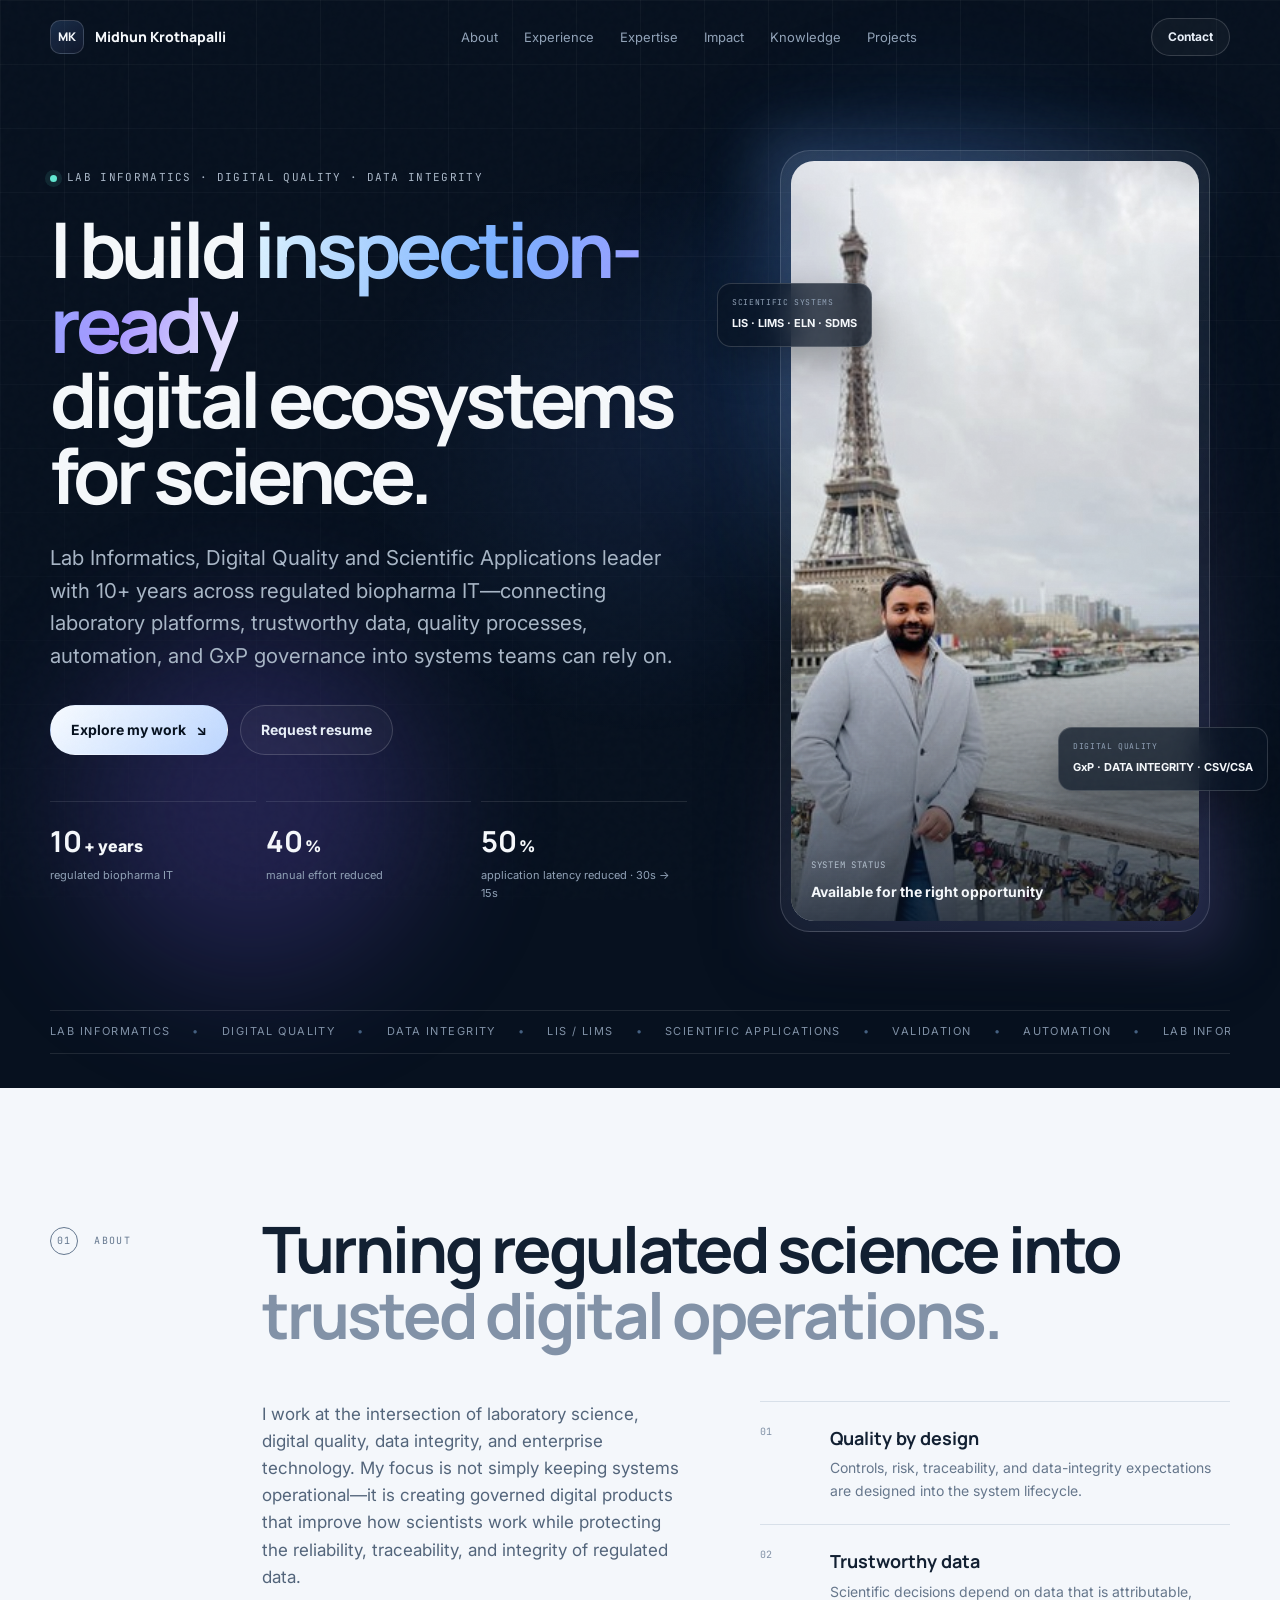
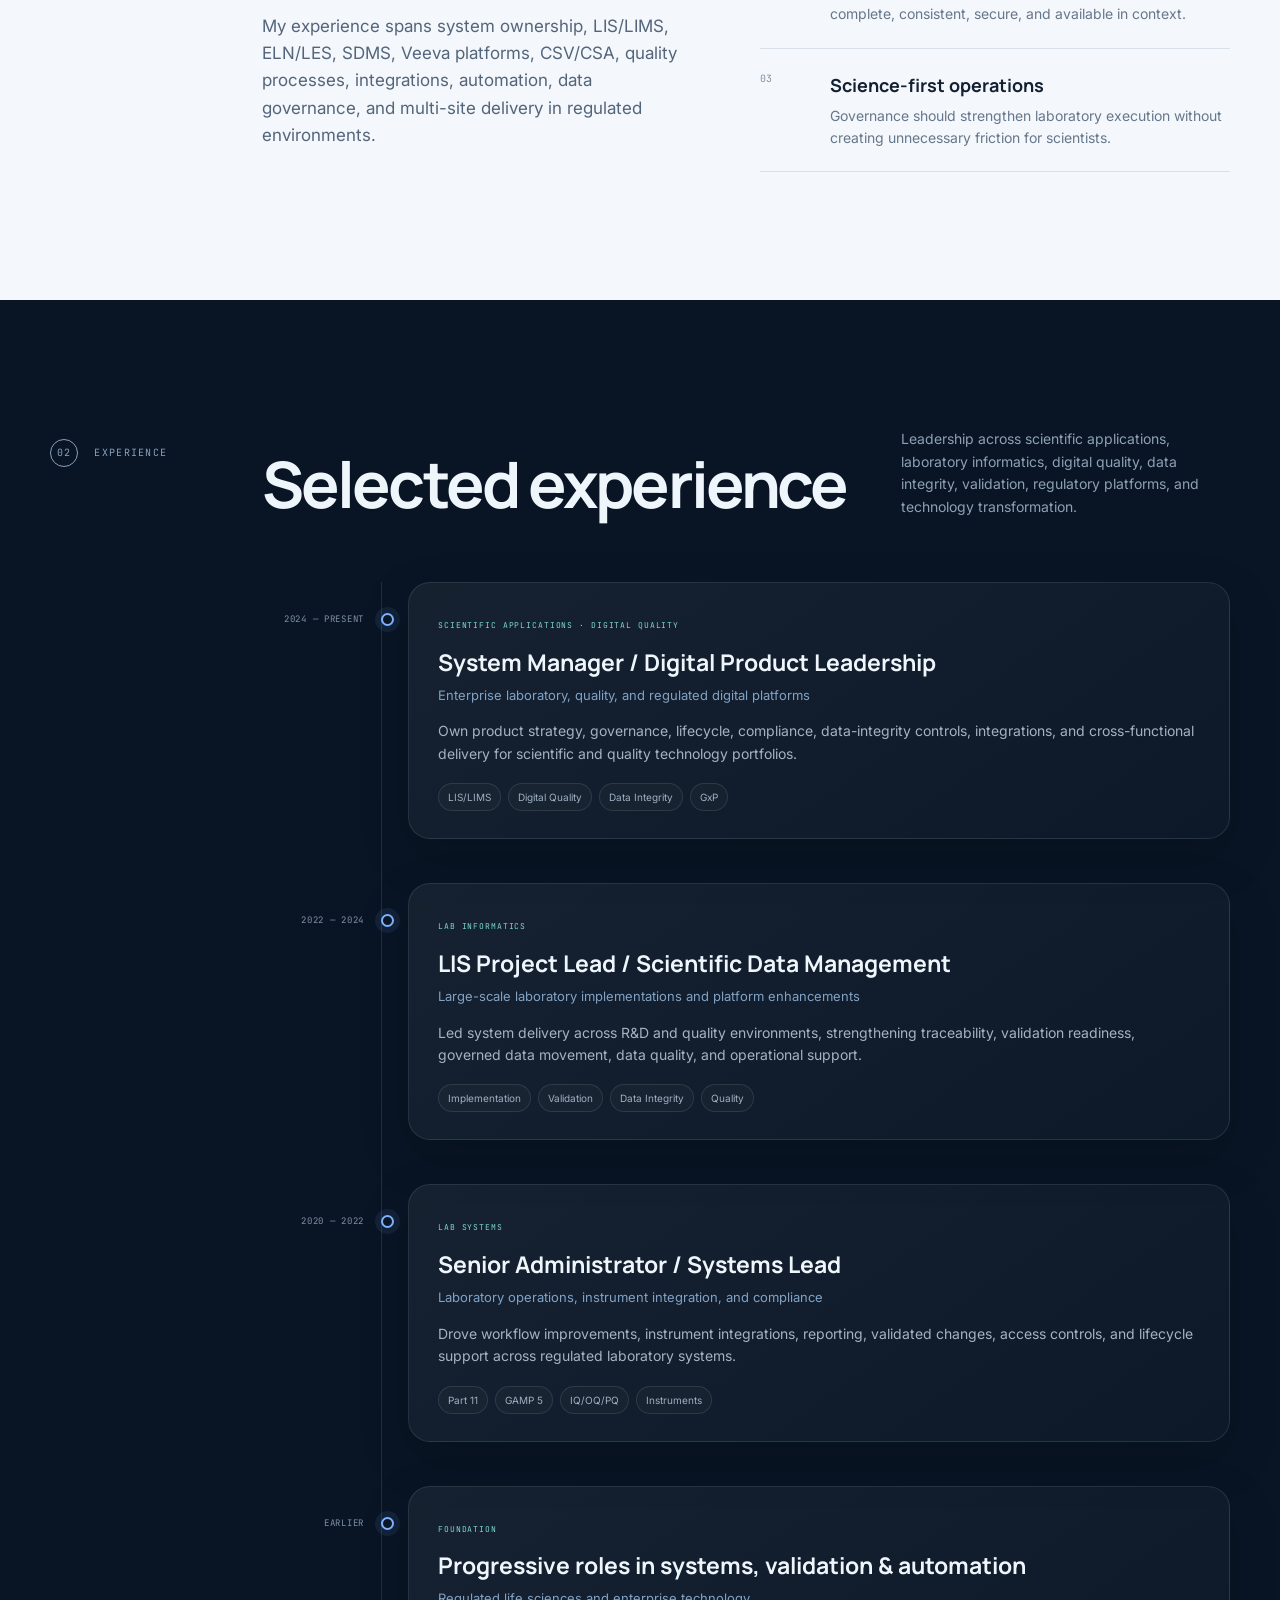
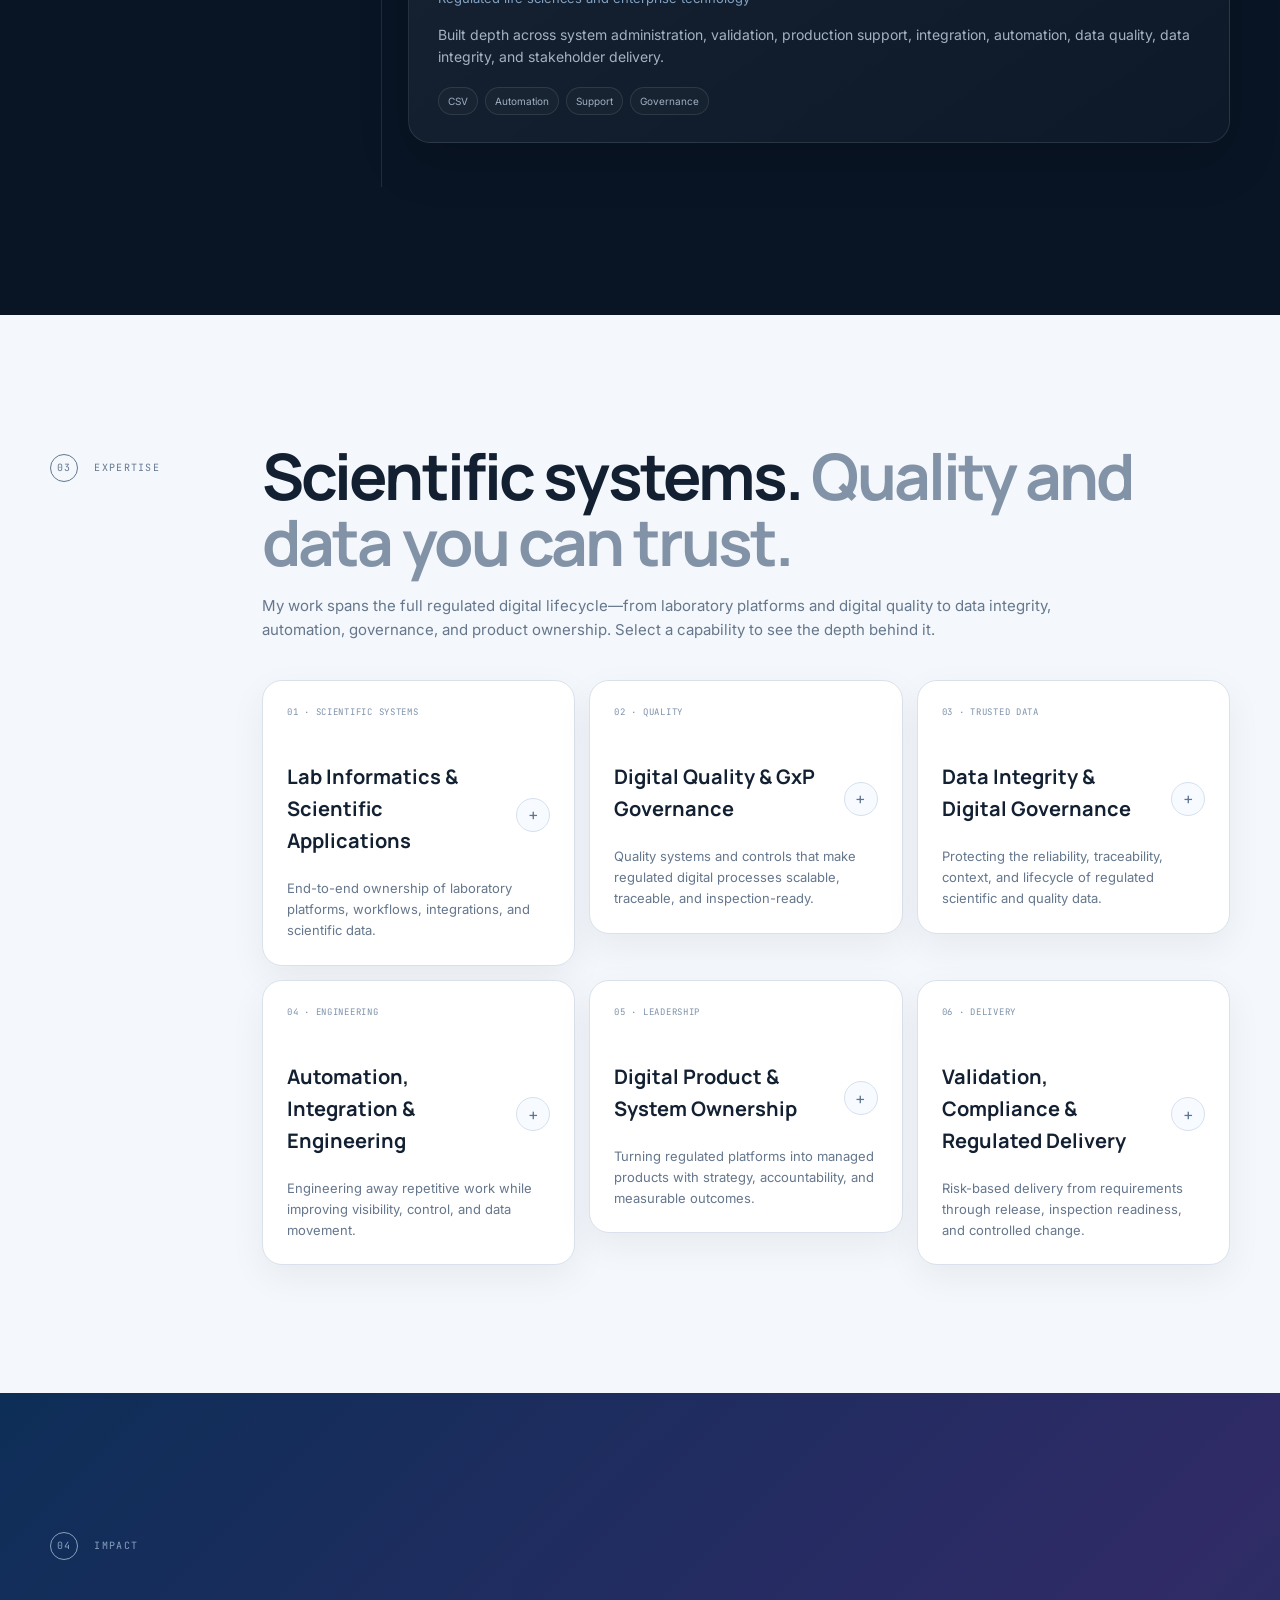
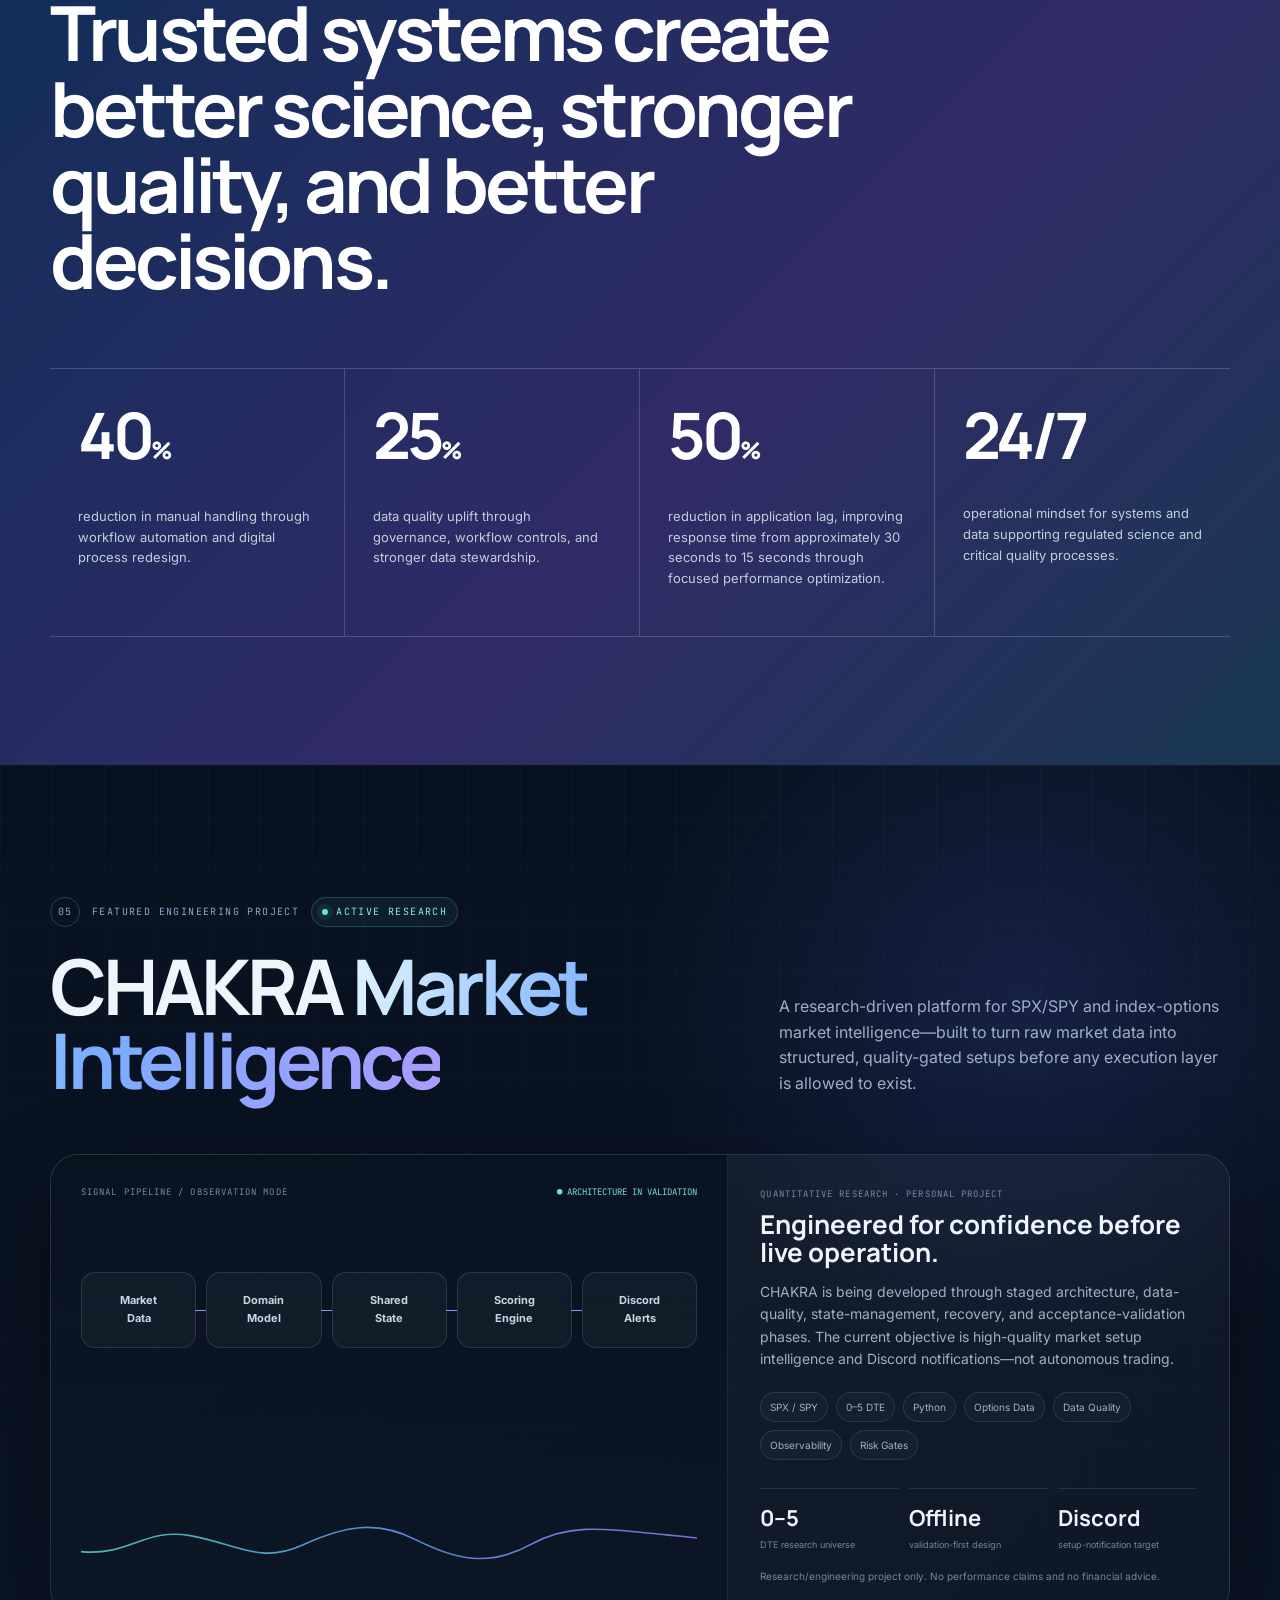
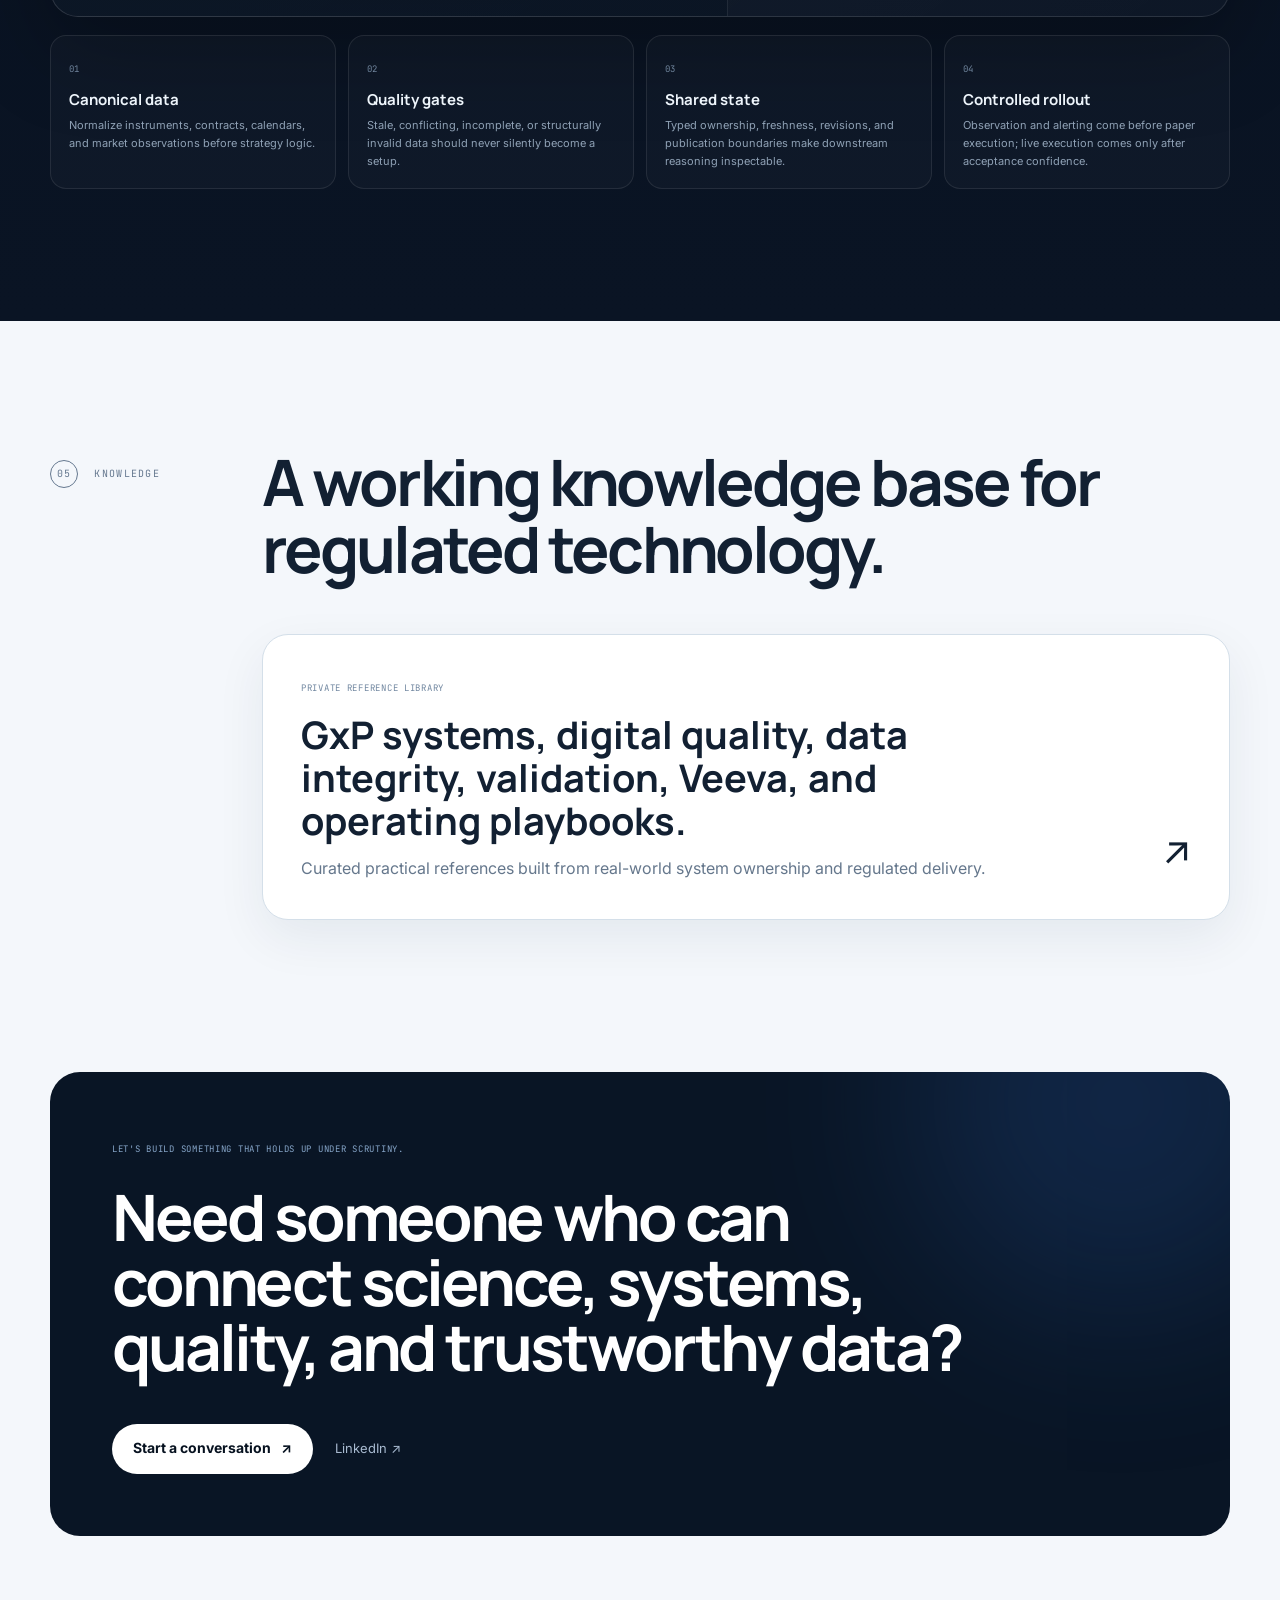
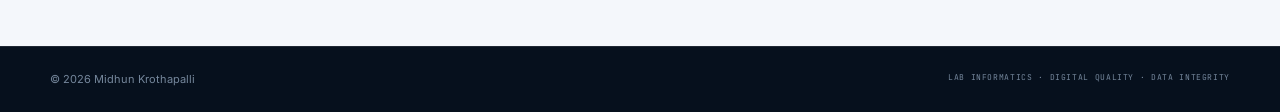
<file: index.html>
<!doctype html>
<html lang="en" data-theme="dark">
<head>
  <meta charset="utf-8"><meta name="viewport" content="width=device-width,initial-scale=1">
  <title>Midhun Krothapalli — Lab Informatics, Digital Quality & Data Integrity Leader</title>
  <meta name="description" content="Lab Informatics, Digital Quality, Data Integrity, scientific systems, validation, automation, and GxP technology leadership across regulated life sciences.">
  <meta name="theme-color" content="#07111f"><meta name="author" content="Midhun Krothapalli"><meta name="robots" content="index,follow">
  <link rel="icon" href="favicon.ico"><link rel="apple-touch-icon" href="favicon-180.png"><link rel="canonical" href="https://midhun1802.github.io/midhunkrothapalli.github.io/">
  <meta property="og:type" content="website"><meta property="og:title" content="Midhun Krothapalli — Lab Informatics, Digital Quality & Data Integrity Leader"><meta property="og:description" content="Connecting scientific systems, digital quality, data integrity, automation, and GxP governance across regulated life sciences."><meta property="og:image" content="og-image.jpg"><meta name="twitter:card" content="summary_large_image">
  <link rel="preconnect" href="https://fonts.googleapis.com"><link rel="preconnect" href="https://fonts.gstatic.com" crossorigin><link href="https://fonts.googleapis.com/css2?family=Inter:wght@400;500;600;700&family=JetBrains+Mono:wght@500;600&family=Manrope:wght@500;600;700;800&display=swap" rel="stylesheet">
  <link rel="stylesheet" href="style.css?v=3"><link rel="stylesheet" href="expertise.css?v=1">
</head>
<body>
  <a class="skip-link" href="#main">Skip to content</a><div class="scroll-progress" aria-hidden="true"><span id="progressBar"></span></div><div class="spotlight" id="spotlight" aria-hidden="true"></div><div class="noise" aria-hidden="true"></div>
  <header class="site-header" id="siteHeader"><div class="container nav-shell"><a class="brand" href="#hero" aria-label="Midhun Krothapalli home"><span class="brand-mark">MK</span><span class="brand-name">Midhun Krothapalli</span></a><nav class="nav-links" aria-label="Primary navigation"><a href="#about">About</a><a href="#experience">Experience</a><a href="#expertise">Expertise</a><a href="#impact">Impact</a><a href="#knowledge">Knowledge</a></nav><div class="nav-actions"><a class="btn btn-small btn-ghost" href="mailto:Midhunkrothapalli@yahoo.com?subject=Portfolio%20Inquiry">Contact</a><button class="menu-toggle" id="menuToggle" aria-expanded="false" aria-controls="mobileMenu" aria-label="Open menu"><span></span><span></span></button></div></div><nav class="mobile-menu" id="mobileMenu" aria-label="Mobile navigation"><a href="#about">About</a><a href="#experience">Experience</a><a href="#expertise">Expertise</a><a href="#impact">Impact</a><a href="#knowledge">Knowledge</a><a href="mailto:Midhunkrothapalli@yahoo.com?subject=Portfolio%20Inquiry">Contact</a></nav></header>
  <main id="main">
    <section class="hero" id="hero"><div class="hero-grid" aria-hidden="true"></div><div class="hero-orb orb-a" aria-hidden="true"></div><div class="hero-orb orb-b" aria-hidden="true"></div><div class="container hero-layout"><div class="hero-copy"><div class="eyebrow reveal" data-reveal><span class="status-dot"></span><span>LAB INFORMATICS · DIGITAL QUALITY · DATA INTEGRITY</span></div><h1 class="hero-title reveal" data-reveal>I build <span class="gradient-text">inspection-ready</span><br>digital ecosystems for science.</h1><p class="hero-lead reveal" data-reveal>Lab Informatics, Digital Quality and Scientific Applications leader with 10+ years across regulated biopharma IT—connecting laboratory platforms, trustworthy data, quality processes, automation, and GxP governance into systems teams can rely on.</p><div class="hero-actions reveal" data-reveal><a class="btn btn-primary magnetic" href="#experience">Explore my work <span aria-hidden="true">↘</span></a><a class="btn btn-ghost magnetic" href="mailto:Midhunkrothapalli@yahoo.com?subject=Resume%20Request">Request resume</a></div><div class="hero-proof reveal" data-reveal><div><strong data-count="10">0</strong><span>+ years</span><small>regulated biopharma IT</small></div><div><strong data-count="40">0</strong><span>%</span><small>manual effort reduced</small></div><div><strong data-count="20">0</strong><span>%</span><small>faster turnaround</small></div></div></div><div class="hero-visual reveal" data-reveal><div class="portrait-card tilt-card" data-tilt><div class="portrait-glow" aria-hidden="true"></div><img src="profile.jpeg" alt="Portrait of Midhun Krothapalli" width="640" height="760" fetchpriority="high"><div class="portrait-meta"><span class="mono">SYSTEM STATUS</span><strong>Available for the right opportunity</strong></div></div><div class="floating-card card-a" aria-hidden="true"><span class="mono">SCIENTIFIC SYSTEMS</span><strong>LIS · LIMS · ELN · SDMS</strong></div><div class="floating-card card-b" aria-hidden="true"><span class="mono">DIGITAL QUALITY</span><strong>GxP · DATA INTEGRITY · CSV/CSA</strong></div></div></div><div class="container marquee-wrap" aria-label="Core expertise"><div class="marquee-track"><span>Lab Informatics</span><i>•</i><span>Digital Quality</span><i>•</i><span>Data Integrity</span><i>•</i><span>LIS / LIMS</span><i>•</i><span>Scientific Applications</span><i>•</i><span>Validation</span><i>•</i><span>Automation</span><i>•</i><span aria-hidden="true">Lab Informatics</span><i>•</i><span aria-hidden="true">Digital Quality</span><i>•</i><span aria-hidden="true">Data Integrity</span><i>•</i><span aria-hidden="true">LIS / LIMS</span><i>•</i><span aria-hidden="true">Scientific Applications</span><i>•</i><span aria-hidden="true">Validation</span><i>•</i><span aria-hidden="true">Automation</span><i>•</i></div></div></section>
    <section class="section" id="about"><div class="container section-grid"><div class="section-kicker reveal" data-reveal><span>01</span> ABOUT</div><div><h2 class="section-title reveal" data-reveal>Turning regulated science into <span class="muted">trusted digital operations.</span></h2><div class="about-grid"><div class="about-copy reveal" data-reveal><p>I work at the intersection of laboratory science, digital quality, data integrity, and enterprise technology. My focus is not simply keeping systems operational—it is creating governed digital products that improve how scientists work while protecting the reliability, traceability, and integrity of regulated data.</p><p>My experience spans system ownership, LIS/LIMS, ELN/LES, SDMS, Veeva platforms, CSV/CSA, quality processes, integrations, automation, data governance, and multi-site delivery in regulated environments.</p></div><div class="principles reveal" data-reveal><article><span>01</span><div><strong>Quality by design</strong><p>Controls, risk, traceability, and data-integrity expectations are designed into the system lifecycle.</p></div></article><article><span>02</span><div><strong>Trustworthy data</strong><p>Scientific decisions depend on data that is attributable, complete, consistent, secure, and available in context.</p></div></article><article><span>03</span><div><strong>Science-first operations</strong><p>Governance should strengthen laboratory execution without creating unnecessary friction for scientists.</p></div></article></div></div></div></div></section>
    <section class="section section-dark" id="experience"><div class="container section-grid"><div class="section-kicker reveal" data-reveal><span>02</span> EXPERIENCE</div><div><div class="section-heading-row"><h2 class="section-title reveal" data-reveal>Selected experience</h2><p class="section-intro reveal" data-reveal>Leadership across scientific applications, laboratory informatics, digital quality, data integrity, validation, regulatory platforms, and technology transformation.</p></div><div class="timeline" id="timeline"><div class="timeline-line" aria-hidden="true"><span id="timelineFill"></span></div>
      <article class="timeline-item reveal" data-reveal><div class="timeline-marker"></div><div class="timeline-date mono">2024 — PRESENT</div><div class="timeline-card tilt-card" data-tilt><span class="role-badge">SCIENTIFIC APPLICATIONS · DIGITAL QUALITY</span><h3>System Manager / Digital Product Leadership</h3><p class="company">Enterprise laboratory, quality, and regulated digital platforms</p><p>Own product strategy, governance, lifecycle, compliance, data-integrity controls, integrations, and cross-functional delivery for scientific and quality technology portfolios.</p><div class="tag-row"><span>LIS/LIMS</span><span>Digital Quality</span><span>Data Integrity</span><span>GxP</span></div></div></article>
      <article class="timeline-item reveal" data-reveal><div class="timeline-marker"></div><div class="timeline-date mono">2022 — 2024</div><div class="timeline-card tilt-card" data-tilt><span class="role-badge">LAB INFORMATICS</span><h3>LIS Project Lead / Scientific Data Management</h3><p class="company">Large-scale laboratory implementations and platform enhancements</p><p>Led system delivery across R&D and quality environments, strengthening traceability, validation readiness, governed data movement, data quality, and operational support.</p><div class="tag-row"><span>Implementation</span><span>Validation</span><span>Data Integrity</span><span>Quality</span></div></div></article>
      <article class="timeline-item reveal" data-reveal><div class="timeline-marker"></div><div class="timeline-date mono">2020 — 2022</div><div class="timeline-card tilt-card" data-tilt><span class="role-badge">LAB SYSTEMS</span><h3>Senior Administrator / Systems Lead</h3><p class="company">Laboratory operations, instrument integration, and compliance</p><p>Drove workflow improvements, instrument integrations, reporting, validated changes, access controls, and lifecycle support across regulated laboratory systems.</p><div class="tag-row"><span>Part 11</span><span>GAMP 5</span><span>IQ/OQ/PQ</span><span>Instruments</span></div></div></article>
      <article class="timeline-item reveal" data-reveal><div class="timeline-marker"></div><div class="timeline-date mono">EARLIER</div><div class="timeline-card tilt-card" data-tilt><span class="role-badge">FOUNDATION</span><h3>Progressive roles in systems, validation & automation</h3><p class="company">Regulated life sciences and enterprise technology</p><p>Built depth across system administration, validation, production support, integration, automation, data quality, data integrity, and stakeholder delivery.</p><div class="tag-row"><span>CSV</span><span>Automation</span><span>Support</span><span>Governance</span></div></div></article>
    </div></div></div></section>
    <section class="section" id="expertise"><div class="container section-grid"><div class="section-kicker reveal" data-reveal><span>03</span> EXPERTISE</div><div><h2 class="section-title reveal" data-reveal>Scientific systems. <span class="muted">Quality and data you can trust.</span></h2><p class="expertise-intro reveal" data-reveal>My work spans the full regulated digital lifecycle—from laboratory platforms and digital quality to data integrity, automation, governance, and product ownership. Select a capability to see the depth behind it.</p><div class="expertise-grid">
      <article class="expertise-card reveal" data-reveal data-expertise tabindex="0" role="button" aria-expanded="false"><span class="expertise-index mono">01 · SCIENTIFIC SYSTEMS</span><div class="expertise-title-row"><h3>Lab Informatics & Scientific Applications</h3><span class="expertise-toggle">+</span></div><p class="expertise-short">End-to-end ownership of laboratory platforms, workflows, integrations, and scientific data.</p><div class="expertise-expand"><div class="expertise-expand-inner"><p>I connect scientific workflows with sustainable technology—from requirements and architecture through validation, deployment, operations, enhancement, and retirement. The goal is a laboratory ecosystem that scientists can use efficiently while quality teams can defend with confidence.</p><div class="expertise-detail-grid"><div class="expertise-detail"><strong>Platforms</strong><span>LIS/LIMS · ELN/LES · SDMS · MES/EBR</span></div><div class="expertise-detail"><strong>Delivery</strong><span>Workflows · instruments · integrations · migrations</span></div><div class="expertise-detail"><strong>Ownership</strong><span>Lifecycle · vendors · support · continuous improvement</span></div></div></div></div></article>
      <article class="expertise-card reveal" data-reveal data-expertise tabindex="0" role="button" aria-expanded="false"><span class="expertise-index mono">02 · QUALITY</span><div class="expertise-title-row"><h3>Digital Quality & GxP Governance</h3><span class="expertise-toggle">+</span></div><p class="expertise-short">Quality systems and controls that make regulated digital processes scalable, traceable, and inspection-ready.</p><div class="expertise-expand"><div class="expertise-expand-inner"><p>I bridge Quality, IT, and business process owners to translate GxP expectations into practical digital controls. This includes validated-state governance, risk-based assurance, change control, periodic review, CAPA support, audit readiness, and quality-platform lifecycle management.</p><div class="expertise-detail-grid"><div class="expertise-detail"><strong>Frameworks</strong><span>CSV/CSA · GAMP 5 · Part 11 · Annex 11</span></div><div class="expertise-detail"><strong>Quality Platforms</strong><span>Veeva QMS/QDMS · training · e-signature workflows</span></div><div class="expertise-detail"><strong>Governance</strong><span>Risk · change · CAPA · periodic review · inspection readiness</span></div></div></div></div></article>
      <article class="expertise-card reveal" data-reveal data-expertise tabindex="0" role="button" aria-expanded="false"><span class="expertise-index mono">03 · TRUSTED DATA</span><div class="expertise-title-row"><h3>Data Integrity & Digital Governance</h3><span class="expertise-toggle">+</span></div><p class="expertise-short">Protecting the reliability, traceability, context, and lifecycle of regulated scientific and quality data.</p><div class="expertise-expand"><div class="expertise-expand-inner"><p>Data integrity is treated as an operating principle rather than a validation checkbox. I focus on how data is created, transformed, reviewed, transferred, secured, retained, and reported—aligning system design, access, audit trails, interfaces, master data, and operational procedures around trustworthy records.</p><div class="expertise-detail-grid"><div class="expertise-detail"><strong>Integrity</strong><span>ALCOA+ principles · traceability · audit trails · metadata</span></div><div class="expertise-detail"><strong>Controls</strong><span>Access · segregation · review · retention · reconciliation</span></div><div class="expertise-detail"><strong>Data Flow</strong><span>Interfaces · migration · master data · reporting · stewardship</span></div></div></div></div></article>
      <article class="expertise-card reveal" data-reveal data-expertise tabindex="0" role="button" aria-expanded="false"><span class="expertise-index mono">04 · ENGINEERING</span><div class="expertise-title-row"><h3>Automation, Integration & Engineering</h3><span class="expertise-toggle">+</span></div><p class="expertise-short">Engineering away repetitive work while improving visibility, control, and data movement.</p><div class="expertise-expand"><div class="expertise-expand-inner"><p>I use automation as a control and productivity layer—not simply a scripting exercise. Solutions combine APIs, databases, workflow automation, reporting, monitoring, and integration patterns to reduce manual handling and make operational processes more observable and repeatable.</p><div class="expertise-detail-grid"><div class="expertise-detail"><strong>Engineering</strong><span>Python · PowerShell · SQL · Oracle · APIs</span></div><div class="expertise-detail"><strong>Automation</strong><span>Access reviews · metrics · extraction · reconciliation</span></div><div class="expertise-detail"><strong>Integration</strong><span>Scientific systems · enterprise data · monitoring</span></div></div></div></div></article>
      <article class="expertise-card reveal" data-reveal data-expertise tabindex="0" role="button" aria-expanded="false"><span class="expertise-index mono">05 · LEADERSHIP</span><div class="expertise-title-row"><h3>Digital Product & System Ownership</h3><span class="expertise-toggle">+</span></div><p class="expertise-short">Turning regulated platforms into managed products with strategy, accountability, and measurable outcomes.</p><div class="expertise-expand"><div class="expertise-expand-inner"><p>I approach system ownership as product leadership: understand users, establish a roadmap, prioritize risk and value, manage vendors and technical debt, define service expectations, and create governance that keeps the platform reliable throughout its lifecycle.</p><div class="expertise-detail-grid"><div class="expertise-detail"><strong>Strategy</strong><span>Roadmaps · portfolio priorities · lifecycle planning</span></div><div class="expertise-detail"><strong>Leadership</strong><span>Stakeholders · vendors · cross-functional delivery</span></div><div class="expertise-detail"><strong>Operations</strong><span>KPIs · reliability · support · continuous improvement</span></div></div></div></div></article>
      <article class="expertise-card reveal" data-reveal data-expertise tabindex="0" role="button" aria-expanded="false"><span class="expertise-index mono">06 · DELIVERY</span><div class="expertise-title-row"><h3>Validation, Compliance & Regulated Delivery</h3><span class="expertise-toggle">+</span></div><p class="expertise-short">Risk-based delivery from requirements through release, inspection readiness, and controlled change.</p><div class="expertise-expand"><div class="expertise-expand-inner"><p>I integrate assurance into delivery rather than treating validation as a downstream documentation exercise. Requirements, risk, testing, traceability, release evidence, operational handoff, and post-go-live governance are aligned so the system remains compliant as it evolves.</p><div class="expertise-detail-grid"><div class="expertise-detail"><strong>Assurance</strong><span>URS/FRS · risk · traceability · IQ/OQ/PQ</span></div><div class="expertise-detail"><strong>Release</strong><span>Change control · testing · evidence · transition</span></div><div class="expertise-detail"><strong>Readiness</strong><span>Audit · inspection · remediation · CAPA support</span></div></div></div></div></article>
    </div></div></div></section>
    <section class="section section-accent" id="impact"><div class="container"><div class="section-kicker reveal" data-reveal><span>04</span> IMPACT</div><h2 class="impact-title reveal" data-reveal>Trusted systems create better science, stronger quality, and better decisions.</h2><div class="impact-grid"><article class="impact-card reveal" data-reveal><strong data-count="40">0</strong><span>%</span><p>reduction in manual handling through workflow automation and digital process redesign.</p></article><article class="impact-card reveal" data-reveal><strong data-count="25">0</strong><span>%</span><p>data quality uplift through governance, workflow controls, and stronger data stewardship.</p></article><article class="impact-card reveal" data-reveal><strong data-count="20">0</strong><span>%</span><p>faster turnaround from laboratory workflow optimization and system improvements.</p></article><article class="impact-card reveal" data-reveal><strong>24/7</strong><p>operational mindset for systems and data supporting regulated science and critical quality processes.</p></article></div></div></section>
    <section class="section" id="knowledge"><div class="container section-grid"><div class="section-kicker reveal" data-reveal><span>05</span> KNOWLEDGE</div><div><h2 class="section-title reveal" data-reveal>A working knowledge base for regulated technology.</h2><a class="knowledge-card reveal magnetic" data-reveal href="kb/index.html" target="_blank" rel="noopener noreferrer"><div><span class="mono">PRIVATE REFERENCE LIBRARY</span><h3>GxP systems, digital quality, data integrity, validation, Veeva, and operating playbooks.</h3><p>Curated practical references built from real-world system ownership and regulated delivery.</p></div><span class="knowledge-arrow" aria-hidden="true">↗</span></a></div></div></section>
    <section class="contact" id="contact"><div class="container contact-inner reveal" data-reveal><span class="mono">LET'S BUILD SOMETHING THAT HOLDS UP UNDER SCRUTINY.</span><h2>Need someone who can connect science, systems, quality, and trustworthy data?</h2><div class="contact-actions"><a class="btn btn-light magnetic" href="mailto:Midhunkrothapalli@yahoo.com?subject=Portfolio%20Inquiry">Start a conversation <span aria-hidden="true">↗</span></a><a class="text-link" href="https://www.linkedin.com/" target="_blank" rel="noopener noreferrer">LinkedIn ↗</a></div></div></section>
  </main><footer class="footer"><div class="container footer-inner"><span>© <span id="year"></span> Midhun Krothapalli</span><span class="mono">LAB INFORMATICS · DIGITAL QUALITY · DATA INTEGRITY</span></div></footer><script src="script.js?v=4"></script>
</body></html>
</file>
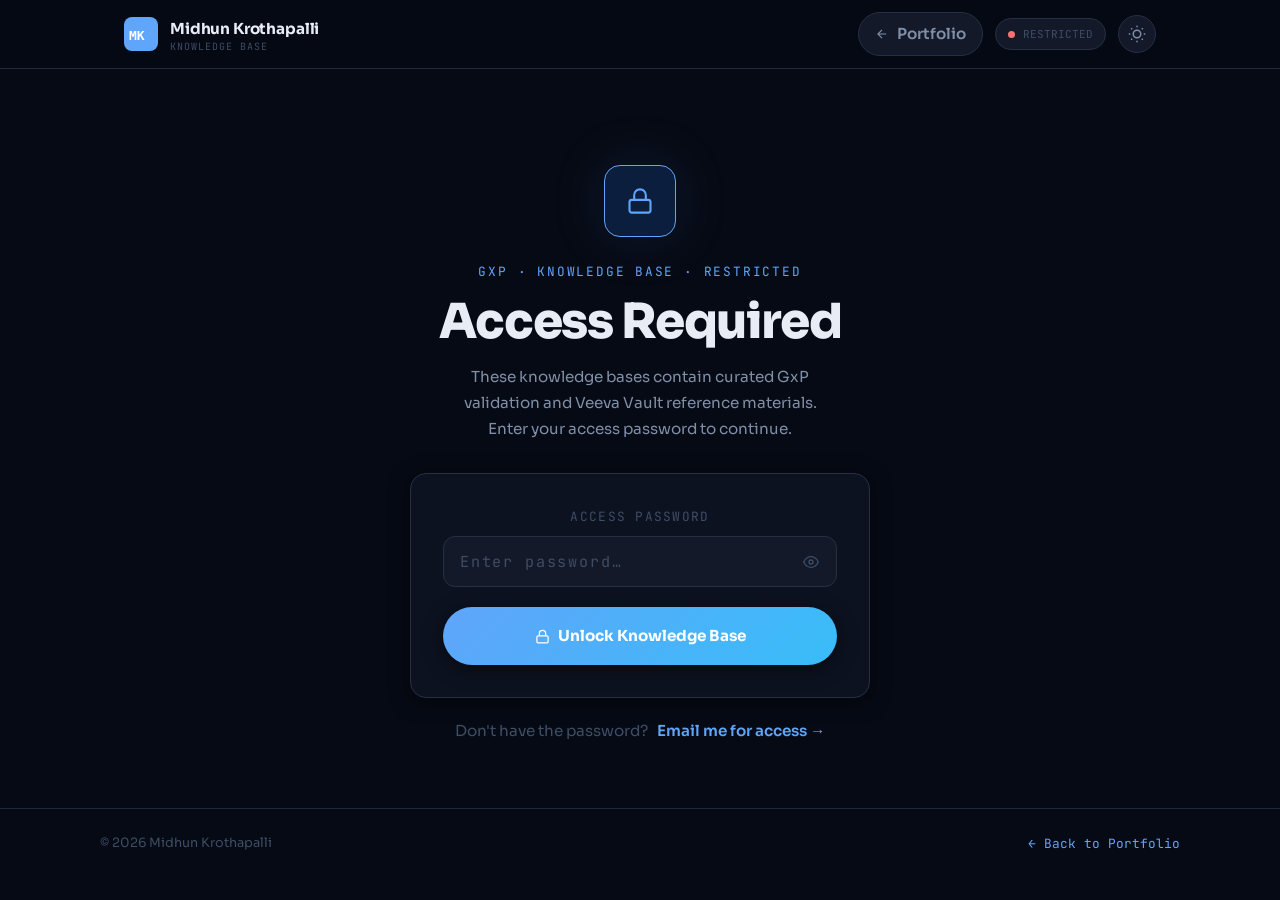
<file: kb/index.html>
<!DOCTYPE html>
<html lang="en" data-theme="dark">
<head>
<meta charset="UTF-8" />
<meta name="viewport" content="width=device-width, initial-scale=1.0" />
<title>Knowledge Base — Midhun Krothapalli</title>
<link rel="preconnect" href="https://fonts.googleapis.com">
<link rel="preconnect" href="https://fonts.gstatic.com" crossorigin>
<link href="https://fonts.googleapis.com/css2?family=JetBrains+Mono:wght@400;500;600;700&family=Sora:wght@300;400;500;600;700;800&display=swap" rel="stylesheet">
<style>

/* ══════════════════════════════════════════════════════
   EXACT TOKENS FROM PORTFOLIO style.css
   ══════════════════════════════════════════════════════ */
:root, [data-theme="light"] {
  --color-bg:               #f8f9fc;
  --color-surface:          #ffffff;
  --color-surface-2:        #f1f3f8;
  --color-surface-offset:   #e8ebf2;
  --color-border:           #c8cdd9;
  --color-border-subtle:    #d4d8e4;
  --color-text:             #111827;
  --color-text-muted:       #5b6478;
  --color-text-faint:       #9ba5b8;
  --color-primary:          #2563eb;
  --color-primary-2:        #0ea5e9;
  --color-primary-hover:    #1d4ed8;
  --color-primary-highlight:#dbeafe;
  --color-primary-glow:     rgba(37,99,235,0.14);
  --color-accent:           #10b981;
  --color-danger:           #ef4444;
  --color-success:          #22c55e;
  --gradient-accent:        linear-gradient(135deg, #2563eb, #0ea5e9);
  --shadow-sm:  0 1px 3px rgba(0,0,0,0.05), 0 1px 2px rgba(0,0,0,0.03);
  --shadow-md:  0 4px 20px rgba(0,0,0,0.07), 0 2px 8px rgba(0,0,0,0.04);
  --shadow-lg:  0 16px 48px rgba(0,0,0,0.09), 0 4px 14px rgba(0,0,0,0.05);
  --shadow-glow:0 0 50px rgba(37,99,235,0.18);
  --font-body:  'Sora', 'Helvetica Neue', sans-serif;
  --font-mono:  'JetBrains Mono', 'Fira Code', monospace;
  --text-xs:    clamp(0.75rem,  0.7rem  + 0.25vw, 0.8rem);
  --text-sm:    clamp(0.85rem,  0.8rem  + 0.3vw,  0.95rem);
  --text-base:  clamp(0.95rem,  0.9rem  + 0.25vw, 1.05rem);
  --text-lg:    clamp(1.1rem,   1rem    + 0.65vw, 1.4rem);
  --text-xl:    clamp(1.4rem,   1.1rem  + 1.2vw,  2.1rem);
  --text-2xl:   clamp(1.9rem,   1.1rem  + 2.4vw,  3.2rem);
  --radius-sm:  0.375rem; --radius-md: 0.5rem;
  --radius-lg:  0.75rem;  --radius-xl: 1rem;
  --radius-2xl: 1.5rem;   --radius-full: 9999px;
  --space-1:0.25rem; --space-2:0.5rem;  --space-3:0.75rem;
  --space-4:1rem;    --space-5:1.25rem; --space-6:1.5rem;
  --space-8:2rem;    --space-10:2.5rem; --space-12:3rem;
  --space-16:4rem;
  --transition: 200ms cubic-bezier(0.16, 1, 0.3, 1);
}

[data-theme="dark"] {
  --color-bg:               #060a14;
  --color-surface:          #0d1220;
  --color-surface-2:        #131929;
  --color-surface-offset:   #182033;
  --color-border:           #253045;
  --color-border-subtle:    #1e2a40;
  --color-text:             #e8edf5;
  --color-text-muted:       #7f8fa8;
  --color-text-faint:       #3d4d65;
  --color-primary:          #60a5fa;
  --color-primary-2:        #38bdf8;
  --color-primary-hover:    #93c5fd;
  --color-primary-highlight:#0c1e3d;
  --color-primary-glow:     rgba(96,165,250,0.12);
  --color-accent:           #34d399;
  --color-danger:           #f87171;
  --color-success:          #4ade80;
  --gradient-accent:        linear-gradient(135deg, #60a5fa, #38bdf8);
  --shadow-sm:  0 1px 3px rgba(0,0,0,0.4);
  --shadow-md:  0 4px 20px rgba(0,0,0,0.5);
  --shadow-lg:  0 16px 48px rgba(0,0,0,0.6);
  --shadow-glow:0 0 60px rgba(96,165,250,0.12);
}

@media (prefers-color-scheme: dark) {
  :root:not([data-theme]) {
    --color-bg:#060a14; --color-surface:#0d1220; --color-surface-2:#131929;
    --color-border:#253045; --color-border-subtle:#1e2a40;
    --color-text:#e8edf5; --color-text-muted:#7f8fa8; --color-text-faint:#3d4d65;
    --color-primary:#60a5fa; --color-primary-2:#38bdf8; --color-primary-hover:#93c5fd;
    --color-primary-highlight:#0c1e3d; --color-primary-glow:rgba(96,165,250,0.12);
    --color-accent:#34d399; --color-danger:#f87171; --color-success:#4ade80;
    --gradient-accent:linear-gradient(135deg,#60a5fa,#38bdf8);
    --shadow-glow:0 0 60px rgba(96,165,250,0.12);
  }
}

/* ══ RESET ══ */
*, *::before, *::after { box-sizing: border-box; margin: 0; padding: 0; }
html { scroll-behavior: smooth; -webkit-font-smoothing: antialiased; }
body {
  font-family: var(--font-body);
  font-size: var(--text-base);
  color: var(--color-text);
  background: var(--color-bg);
  line-height: 1.7;
  min-height: 100vh;
  transition: background var(--transition), color var(--transition);
}
a { color: inherit; text-decoration: none; }
button { cursor: pointer; background: none; border: none; font: inherit; color: inherit; }
img, svg { display: block; max-width: 100%; }
.mono { font-family: var(--font-mono); }

/* ══ PROGRESS BAR ══ */
.progress-bar {
  position: fixed; top: 0; left: 0; height: 2px; width: 0;
  background: var(--gradient-accent); z-index: 1000;
  transition: width 0.1s linear;
}

/* ══ HEADER ══ */
.site-header {
  position: sticky; top: 0; z-index: 100;
  background: rgba(248,249,252,0.88);
  backdrop-filter: blur(16px) saturate(180%);
  border-bottom: 1px solid var(--color-border-subtle);
  transition: background var(--transition), box-shadow var(--transition);
}
[data-theme="dark"] .site-header { background: rgba(6,10,20,0.88); }
.site-header.scrolled { box-shadow: var(--shadow-md); }

.header-inner {
  max-width: 1080px; margin-inline: auto;
  padding-inline: var(--space-6);
  height: 68px;
  display: flex; align-items: center; justify-content: space-between;
  gap: var(--space-6);
}

.logo {
  display: flex; align-items: center; gap: var(--space-3);
  text-decoration: none; color: inherit; flex-shrink: 0;
}
.logo-text { font-size: var(--text-sm); font-weight: 700; letter-spacing: -0.01em; }
.logo-sub  { font-family: var(--font-mono); font-size: 10px; letter-spacing: 0.1em; color: var(--color-text-faint); line-height: 1; margin-top: 1px; }

.header-actions { display: flex; align-items: center; gap: var(--space-3); }

.back-btn {
  display: flex; align-items: center; gap: var(--space-2);
  font-size: var(--text-sm); font-weight: 600;
  color: var(--color-text-muted);
  padding: var(--space-2) var(--space-4);
  border-radius: var(--radius-full);
  border: 1px solid var(--color-border);
  background: var(--color-surface-2);
  transition: all var(--transition);
}
.back-btn:hover { color: var(--color-text); border-color: var(--color-primary); background: var(--color-primary-highlight); }

.lock-badge {
  display: flex; align-items: center; gap: var(--space-2);
  font-family: var(--font-mono); font-size: 11px;
  color: var(--color-text-faint);
  background: var(--color-surface-2);
  border: 1px solid var(--color-border);
  padding: 6px 12px; border-radius: var(--radius-full);
}
.lock-dot { width: 7px; height: 7px; border-radius: 50%; background: var(--color-danger); transition: background 0.3s; flex-shrink: 0; }
.lock-dot.unlocked { background: var(--color-success); }

.theme-toggle {
  width: 38px; height: 38px; border-radius: var(--radius-full);
  border: 1px solid var(--color-border);
  background: var(--color-surface-2);
  color: var(--color-text-muted);
  display: flex; align-items: center; justify-content: center;
  transition: all var(--transition);
}
.theme-toggle:hover { background: var(--color-primary-highlight); border-color: var(--color-primary); color: var(--color-primary); }

/* ══ PAGE BODY ══ */
.page-body {
  max-width: 1080px; margin-inline: auto;
  padding-inline: var(--space-6);
  padding-block: var(--space-16);
}

/* ══ GATE ══ */
#lockGate {
  display: flex; flex-direction: column; align-items: center;
  text-align: center; max-width: 460px;
  margin-inline: auto; padding-top: var(--space-8);
  animation: fadeUp 0.5s ease both;
}
@keyframes fadeUp { from { opacity:0; transform:translateY(16px); } to { opacity:1; transform:translateY(0); } }

.section-label {
  font-family: var(--font-mono); font-size: var(--text-xs);
  letter-spacing: 0.14em; text-transform: uppercase;
  color: var(--color-primary); margin-bottom: var(--space-3);
}

.gate-icon {
  width: 72px; height: 72px; border-radius: var(--radius-xl);
  background: var(--color-primary-highlight);
  border: 1px solid var(--color-primary); color: var(--color-primary);
  display: flex; align-items: center; justify-content: center;
  margin: 0 auto var(--space-6); box-shadow: var(--shadow-glow);
  animation: breathe 3s ease-in-out infinite;
}
@keyframes breathe {
  0%,100% { box-shadow: var(--shadow-glow); }
  50%      { box-shadow: var(--shadow-glow), 0 0 0 8px var(--color-primary-glow); }
}

.gate-title {
  font-size: var(--text-2xl); font-weight: 800; letter-spacing: -0.03em;
  line-height: 1.1; color: var(--color-text); margin-bottom: var(--space-4);
}
.gate-sub {
  font-size: var(--text-sm); color: var(--color-text-muted);
  line-height: 1.7; margin-bottom: var(--space-8); max-width: 380px;
}

.pw-card {
  width: 100%; background: var(--color-surface);
  border: 1px solid var(--color-border); border-radius: var(--radius-xl);
  padding: var(--space-8); box-shadow: var(--shadow-md);
  display: flex; flex-direction: column; gap: var(--space-5);
}

.pw-field-label {
  font-family: var(--font-mono); font-size: var(--text-xs);
  letter-spacing: 0.1em; text-transform: uppercase;
  color: var(--color-text-faint); margin-bottom: var(--space-2);
}

.pw-input-wrap { position: relative; display: flex; align-items: center; }

.pw-input {
  width: 100%; font-family: var(--font-mono); font-size: var(--text-sm);
  letter-spacing: 0.12em; color: var(--color-text);
  background: var(--color-surface-2); border: 1.5px solid var(--color-border);
  border-radius: var(--radius-lg); padding: 14px 48px 14px 16px; outline: none;
  transition: border-color var(--transition), box-shadow var(--transition);
}
.pw-input::placeholder { color: var(--color-text-faint); }
.pw-input:focus { border-color: var(--color-primary); box-shadow: 0 0 0 3px var(--color-primary-glow); }
.pw-input.error {
  border-color: var(--color-danger); box-shadow: 0 0 0 3px rgba(239,68,68,0.12);
  animation: shake 0.38s ease;
}
@keyframes shake {
  0%,100% { transform:translateX(0); } 20% { transform:translateX(-6px); }
  40% { transform:translateX(6px); } 60% { transform:translateX(-4px); } 80% { transform:translateX(4px); }
}

.pw-toggle {
  position: absolute; right: 14px; color: var(--color-text-faint);
  padding: 4px; line-height: 1; transition: color var(--transition);
}
.pw-toggle:hover { color: var(--color-text-muted); }

.pw-error {
  display: none; align-items: center; gap: var(--space-2);
  font-size: var(--text-xs); color: var(--color-danger);
  font-family: var(--font-mono);
}
.pw-error.show { display: flex; }

.btn-primary {
  display: inline-flex; align-items: center; justify-content: center;
  gap: var(--space-2); padding: var(--space-4) var(--space-6);
  background: var(--gradient-accent); color: #fff;
  font-family: var(--font-body); font-size: var(--text-sm); font-weight: 700;
  border-radius: var(--radius-full); border: none; box-shadow: var(--shadow-md);
  transition: opacity var(--transition), transform var(--transition), box-shadow var(--transition);
  width: 100%; cursor: pointer;
}
.btn-primary:hover { opacity: 0.92; transform: translateY(-1px); box-shadow: var(--shadow-glow), var(--shadow-md); }
.btn-primary:active { transform: translateY(0); }

.access-note {
  text-align: center; margin-top: var(--space-5);
  font-size: var(--text-sm); color: var(--color-text-faint);
}
.access-note a { color: var(--color-primary); font-weight: 600; transition: color var(--transition); }
.access-note a:hover { color: var(--color-primary-hover); }

/* ══ KB CONTENT ══ */
#kbContent { display: none; animation: fadeUp 0.45s ease both; }

.session-bar {
  display: flex; align-items: center; justify-content: space-between;
  gap: var(--space-4); flex-wrap: wrap;
  background: var(--color-surface); border: 1px solid var(--color-border);
  border-radius: var(--radius-xl); padding: var(--space-4) var(--space-6);
  margin-bottom: var(--space-12);
}
.session-bar-left {
  display: flex; align-items: center; gap: var(--space-3);
  font-size: var(--text-sm); color: var(--color-text-muted);
}
.session-bar-left svg { color: var(--color-success); flex-shrink: 0; }

.btn-ghost {
  display: inline-flex; align-items: center; gap: var(--space-2);
  padding: var(--space-2) var(--space-5);
  font-size: var(--text-sm); font-weight: 600;
  color: var(--color-text-muted); border: 1px solid var(--color-border);
  border-radius: var(--radius-full); background: transparent;
  transition: all var(--transition);
}
.btn-ghost:hover { color: var(--color-text); border-color: var(--color-text-muted); background: var(--color-surface-2); }

.kb-section-label {
  font-family: var(--font-mono); font-size: var(--text-xs);
  letter-spacing: 0.14em; text-transform: uppercase;
  color: var(--color-primary); margin-bottom: var(--space-3);
}
.kb-heading {
  font-size: var(--text-2xl); font-weight: 800; letter-spacing: -0.03em;
  line-height: 1.15; color: var(--color-text); margin-bottom: var(--space-4);
}
.kb-subtext {
  font-size: var(--text-base); color: var(--color-text-muted);
  line-height: 1.7; max-width: 580px; margin-bottom: var(--space-10);
}

.kb-grid {
  display: grid;
  grid-template-columns: repeat(auto-fill, minmax(300px, 1fr));
  gap: var(--space-6); margin-bottom: var(--space-10);
}

.kb-card {
  display: flex; flex-direction: column;
  background: var(--color-surface); border: 1px solid var(--color-border);
  border-radius: var(--radius-xl); overflow: hidden;
  text-decoration: none; color: inherit;
  transition: border-color var(--transition), transform var(--transition), box-shadow var(--transition);
  position: relative;
}
.kb-card::before {
  content: ''; position: absolute; inset: 0;
  background: linear-gradient(135deg, var(--color-primary-glow), transparent 65%);
  opacity: 0; transition: opacity var(--transition); pointer-events: none;
}
.kb-card:hover { border-color: var(--color-primary); transform: translateY(-4px); box-shadow: var(--shadow-glow), var(--shadow-lg); }
.kb-card:hover::before { opacity: 1; }

.card-body { padding: var(--space-6) var(--space-6) var(--space-5); flex: 1; }

.card-icon-wrap {
  width: 52px; height: 52px; border-radius: var(--radius-lg);
  display: flex; align-items: center; justify-content: center; margin-bottom: var(--space-5);
}
.icon-green { background: rgba(16,185,129,0.1); border: 1px solid rgba(16,185,129,0.22); color: var(--color-accent); }
[data-theme="dark"] .icon-green { background: rgba(52,211,153,0.1); border-color: rgba(52,211,153,0.22); }
.icon-blue  { background: var(--color-primary-highlight); border: 1px solid var(--color-primary-glow); color: var(--color-primary); }

.card-tag { font-family: var(--font-mono); font-size: var(--text-xs); letter-spacing: 0.08em; color: var(--color-text-faint); text-transform: uppercase; margin-bottom: var(--space-2); }
.card-title { font-size: var(--text-lg); font-weight: 700; letter-spacing: -0.02em; line-height: 1.3; color: var(--color-text); margin-bottom: var(--space-3); }
.card-desc  { font-size: var(--text-sm); color: var(--color-text-muted); line-height: 1.7; margin-bottom: var(--space-5); }

.chip-row { display: flex; flex-wrap: wrap; gap: var(--space-2); }
.chip {
  font-family: var(--font-mono); font-size: var(--text-xs);
  padding: 4px 10px; border-radius: var(--radius-full);
  background: var(--color-surface-2); border: 1px solid var(--color-border);
  color: var(--color-text-muted);
  transition: border-color var(--transition), color var(--transition);
}
.kb-card:hover .chip { border-color: var(--color-primary-glow); color: var(--color-text); }

.card-footer {
  padding: var(--space-4) var(--space-6);
  border-top: 1px solid var(--color-border-subtle);
  display: flex; align-items: center; justify-content: space-between; gap: var(--space-4);
}
.card-meta { display: flex; gap: var(--space-5); flex-wrap: wrap; }
.meta-item {
  display: flex; align-items: center; gap: var(--space-2);
  font-family: var(--font-mono); font-size: var(--text-xs); color: var(--color-text-faint);
}
.card-cta {
  display: flex; align-items: center; gap: var(--space-2);
  font-size: var(--text-sm); font-weight: 700; color: var(--color-primary);
  white-space: nowrap; transition: gap var(--transition);
}
.kb-card:hover .card-cta { gap: var(--space-3); }

.lock-note {
  display: flex; align-items: center; gap: var(--space-3);
  font-size: var(--text-sm); color: var(--color-text-faint); font-family: var(--font-mono);
}
.lock-note a { color: var(--color-primary); font-weight: 600; transition: color var(--transition); }
.lock-note a:hover { color: var(--color-primary-hover); }

/* ══ FOOTER ══ */
.site-footer { border-top: 1px solid var(--color-border-subtle); padding: var(--space-6); }
.footer-inner {
  max-width: 1080px; margin-inline: auto;
  display: flex; align-items: center; justify-content: space-between;
  gap: var(--space-4); flex-wrap: wrap;
}
.footer-text { font-size: var(--text-xs); color: var(--color-text-faint); }
.footer-text a { color: var(--color-primary); transition: color var(--transition); }
.footer-text a:hover { color: var(--color-primary-hover); }

/* ══ TOAST ══ */
.toast {
  position: fixed; bottom: var(--space-6); right: var(--space-6);
  background: var(--color-surface); border: 1px solid var(--color-success);
  border-radius: var(--radius-xl); padding: var(--space-4) var(--space-5);
  font-size: var(--text-sm); color: var(--color-text);
  display: flex; align-items: center; gap: var(--space-3);
  box-shadow: var(--shadow-lg); z-index: 999;
  transform: translateY(80px); opacity: 0;
  transition: all 0.35s cubic-bezier(0.175, 0.885, 0.32, 1.275);
}
.toast.show { transform: translateY(0); opacity: 1; }
.toast-icon { color: var(--color-success); flex-shrink: 0; }

/* ══ RESPONSIVE ══ */
@media (max-width: 640px) {
  .header-inner { padding-inline: var(--space-4); height: 60px; }
  .back-btn span { display: none; }
  .page-body { padding-inline: var(--space-4); padding-block: var(--space-10); }
  .kb-grid { grid-template-columns: 1fr; }
  .pw-card { padding: var(--space-6); }
  .session-bar { flex-direction: column; align-items: flex-start; }
  .footer-inner { flex-direction: column; text-align: center; }
  .lock-badge { display: none; }
}
</style>
</head>
<body>

<div class="progress-bar" id="progressBar"></div>

<!-- ══ HEADER ══ -->
<header class="site-header" id="siteHeader">
  <div class="header-inner">
    <a href="../index.html" class="logo">
      <svg width="34" height="34" viewBox="0 0 34 34" fill="none" aria-label="MK Logo">
        <rect width="34" height="34" rx="8" fill="url(#lgKB)"/>
        <defs>
          <linearGradient id="lgKB" x1="0" y1="0" x2="34" y2="34">
            <stop offset="0%" stop-color="var(--color-primary)"/>
            <stop offset="100%" stop-color="var(--color-primary-2)"/>
          </linearGradient>
        </defs>
        <text x="5" y="23" font-family="monospace" font-weight="900" font-size="13" fill="white">MK</text>
      </svg>
      <div>
        <div class="logo-text">Midhun Krothapalli</div>
        <div class="logo-sub mono">KNOWLEDGE BASE</div>
      </div>
    </a>

    <div class="header-actions">
      <a href="../index.html" class="back-btn">
        <svg width="14" height="14" viewBox="0 0 24 24" fill="none" stroke="currentColor" stroke-width="2"><path d="M19 12H5M12 19l-7-7 7-7"/></svg>
        <span>Portfolio</span>
      </a>
      <div class="lock-badge mono">
        <div class="lock-dot" id="lockDot"></div>
        <span id="lockStatus">RESTRICTED</span>
      </div>
      <button class="theme-toggle" id="themeToggle" aria-label="Switch to light mode">
        <svg width="18" height="18" viewBox="0 0 24 24" fill="none" stroke="currentColor" stroke-width="2"><path d="M21 12.79A9 9 0 1 1 11.21 3 7 7 0 0 0 21 12.79z"/></svg>
      </button>
    </div>
  </div>
</header>

<!-- ══ MAIN ══ -->
<main class="page-body">

  <!-- LOCK GATE -->
  <div id="lockGate">
    <div class="gate-icon">
      <svg width="28" height="28" viewBox="0 0 24 24" fill="none" stroke="currentColor" stroke-width="1.8">
        <rect x="3" y="11" width="18" height="11" rx="2" ry="2"/>
        <path d="M7 11V7a5 5 0 0 1 10 0v4"/>
      </svg>
    </div>
    <div class="section-label mono">GxP · Knowledge Base · Restricted</div>
    <h1 class="gate-title">Access Required</h1>
    <p class="gate-sub">These knowledge bases contain curated GxP validation and Veeva Vault reference materials. Enter your access password to continue.</p>

    <div class="pw-card">
      <div>
        <div class="pw-field-label mono">Access Password</div>
        <div class="pw-input-wrap">
          <input id="pwInput" class="pw-input mono" type="password"
            placeholder="Enter password…" autocomplete="off"
            onkeydown="if(event.key==='Enter') checkPassword()" />
          <button class="pw-toggle" onclick="togglePw()" aria-label="Show/hide password">
            <svg width="16" height="16" viewBox="0 0 24 24" fill="none" stroke="currentColor" stroke-width="2"><path d="M1 12s4-8 11-8 11 8 11 8-4 8-11 8-11-8-11-8z"/><circle cx="12" cy="12" r="3"/></svg>
          </button>
        </div>
        <div class="pw-error mono" id="pwError">
          <svg width="12" height="12" viewBox="0 0 24 24" fill="none" stroke="currentColor" stroke-width="2.5"><circle cx="12" cy="12" r="10"/><line x1="15" y1="9" x2="9" y2="15"/><line x1="9" y1="9" x2="15" y2="15"/></svg>
          Incorrect password — request access below
        </div>
      </div>
      <button class="btn-primary" onclick="checkPassword()">
        <svg width="15" height="15" viewBox="0 0 24 24" fill="none" stroke="currentColor" stroke-width="2"><rect x="3" y="11" width="18" height="11" rx="2"/><path d="M7 11V7a5 5 0 0 1 10 0v4"/></svg>
        Unlock Knowledge Base
      </button>
    </div>

    <p class="access-note">
      Don't have the password? &nbsp;
      <a href="mailto:Midhunkrothapalli@yahoo.com?subject=KB%20Access%20Request&body=Hi%20Midhun%2C%0A%0AI'd%20like%20to%20request%20access%20to%20your%20GxP%20Knowledge%20Base.%0A%0AMy%20name%3A%20%0AMy%20role%20%2F%20company%3A%20%0AReason%20for%20access%3A%0A%0AThank%20you!">
        Email me for access →
      </a>
    </p>
  </div>

  <!-- KB CONTENT -->
  <div id="kbContent">

    <div class="session-bar">
      <div class="session-bar-left">
        <svg width="16" height="16" viewBox="0 0 24 24" fill="none" stroke="currentColor" stroke-width="2"><polyline points="20 6 9 17 4 12"/></svg>
        Access granted &nbsp;·&nbsp; Session active
      </div>
      <button class="btn-ghost" onclick="lockVault()">
        <svg width="13" height="13" viewBox="0 0 24 24" fill="none" stroke="currentColor" stroke-width="2"><rect x="3" y="11" width="18" height="11" rx="2"/><path d="M7 11V7a5 5 0 0 1 10 0v4"/></svg>
        Lock Session
      </button>
    </div>

    <div class="kb-section-label mono">05 — KNOWLEDGE BASE</div>
    <h2 class="kb-heading">GxP Reference Library</h2>
    <p class="kb-subtext">Curated reference materials covering GxP system validation lifecycle, Veeva Vault QMS &amp; RIM administration, and regulatory compliance frameworks.</p>

    <div class="kb-grid">

      <!-- Card 1 -->
      <a class="kb-card" href="gxp_lifecycle_guide.html" target="_blank" rel="noopener noreferrer">
        <div class="card-body">
          <div class="card-icon-wrap icon-green">
            <svg width="24" height="24" viewBox="0 0 24 24" fill="none" stroke="currentColor" stroke-width="1.8"><path d="M14 2H6a2 2 0 0 0-2 2v16a2 2 0 0 0 2 2h12a2 2 0 0 0 2-2V8z"/><polyline points="14,2 14,8 20,8"/><line x1="16" y1="13" x2="8" y2="13"/><line x1="16" y1="17" x2="8" y2="17"/></svg>
          </div>
          <div class="card-tag mono">KB-001 · GxP · CSV · GAMP 5</div>
          <div class="card-title">GxP System Lifecycle<br>Reference Guide</div>
          <div class="card-desc">Complete walkthrough of onboarding, validating, enhancing, and maintaining a GxP-regulated computer system — from System Impact Assessment through decommissioning.</div>
          <div class="chip-row">
            <span class="chip">IQ / OQ / PQ</span>
            <span class="chip">Change Control</span>
            <span class="chip">21 CFR Part 11</span>
            <span class="chip">ALCOA+</span>
            <span class="chip">RTM</span>
          </div>
        </div>
        <div class="card-footer">
          <div class="card-meta">
            <div class="meta-item mono">
              <svg width="11" height="11" viewBox="0 0 24 24" fill="none" stroke="currentColor" stroke-width="2"><path d="M4 6h16M4 12h16M4 18h10"/></svg>
              12 Sections
            </div>
            <div class="meta-item mono">
              <svg width="11" height="11" viewBox="0 0 24 24" fill="none" stroke="currentColor" stroke-width="2"><circle cx="12" cy="12" r="10"/><path d="M12 6v6l4 2"/></svg>
              ~20 min read
            </div>
          </div>
          <div class="card-cta">
            Open KB
            <svg width="14" height="14" viewBox="0 0 24 24" fill="none" stroke="currentColor" stroke-width="2.5"><path d="M5 12h14M12 5l7 7-7 7"/></svg>
          </div>
        </div>
      </a>

      <!-- Card 2 -->
      <a class="kb-card" href="veeva_qms_rim_qa.html" target="_blank" rel="noopener noreferrer">
        <div class="card-body">
          <div class="card-icon-wrap icon-blue">
            <svg width="24" height="24" viewBox="0 0 24 24" fill="none" stroke="currentColor" stroke-width="1.8"><rect x="3" y="3" width="18" height="18" rx="2"/><path d="M9 9h1v6H9M14 9h1v6h-1"/></svg>
          </div>
          <div class="card-tag mono">KB-002 · Veeva · QMS · RIM</div>
          <div class="card-title">Veeva Vault QMS &amp; RIM<br>Q&amp;A Reference</div>
          <div class="card-desc">32 deep technical and process-level questions at Admin &amp; Validation Lead level — covering Vault QMS workflows, RIM architecture, eCTD publishing, and CSV strategy.</div>
          <div class="chip-row">
            <span class="chip">Vault QMS</span>
            <span class="chip">Vault RIM</span>
            <span class="chip">eCTD</span>
            <span class="chip">E-Sig</span>
            <span class="chip">CSV</span>
          </div>
        </div>
        <div class="card-footer">
          <div class="card-meta">
            <div class="meta-item mono">
              <svg width="11" height="11" viewBox="0 0 24 24" fill="none" stroke="currentColor" stroke-width="2"><path d="M8 6h13M8 12h13M8 18h13M3 6h.01M3 12h.01M3 18h.01"/></svg>
              32 Q&amp;As
            </div>
            <div class="meta-item mono">
              <svg width="11" height="11" viewBox="0 0 24 24" fill="none" stroke="currentColor" stroke-width="2"><circle cx="12" cy="12" r="10"/><path d="M12 6v6l4 2"/></svg>
              ~35 min read
            </div>
          </div>
          <div class="card-cta">
            Open KB
            <svg width="14" height="14" viewBox="0 0 24 24" fill="none" stroke="currentColor" stroke-width="2.5"><path d="M5 12h14M12 5l7 7-7 7"/></svg>
          </div>
        </div>
      </a>

      <!-- Card 3 -->
      <a class="kb-card" href="labware_eln_lis_qa.html" target="_blank" rel="noopener noreferrer">
        <div class="card-body">
          <div class="card-icon-wrap" style="background:rgba(16,185,129,0.08);border:1px solid rgba(16,185,129,0.2);color:#10b981;">
            <svg width="24" height="24" viewBox="0 0 24 24" fill="none" stroke="currentColor" stroke-width="1.8"><path d="M9 3H5a2 2 0 0 0-2 2v4m6-6h10a2 2 0 0 1 2 2v4M9 3v18m0 0h10a2 2 0 0 0 2-2V9M9 21H5a2 2 0 0 1-2-2V9m0 0h18"/></svg>
          </div>
          <div class="card-tag mono">KB-003 · LabWare · Biovia ELN · LIS</div>
          <div class="card-title">LabWare LIMS · Biovia ELN<br>&amp; LIS Q&amp;A Reference</div>
          <div class="card-desc">25 deep technical and process-level questions at Admin &amp; Validation Lead level — covering LIMS architecture, ELN workflows, LIS/HL7 integration, OOS handling, and ALCOA+.</div>
          <div class="chip-row">
            <span class="chip">LabWare LIMS</span>
            <span class="chip">Biovia ELN</span>
            <span class="chip">LIS · HL7</span>
            <span class="chip">OOS</span>
            <span class="chip">ALCOA+</span>
          </div>
        </div>
        <div class="card-footer">
          <div class="card-meta">
            <div class="meta-item mono">
              <svg width="11" height="11" viewBox="0 0 24 24" fill="none" stroke="currentColor" stroke-width="2"><path d="M8 6h13M8 12h13M8 18h13M3 6h.01M3 12h.01M3 18h.01"/></svg>
              25 Q&amp;As
            </div>
            <div class="meta-item mono">
              <svg width="11" height="11" viewBox="0 0 24 24" fill="none" stroke="currentColor" stroke-width="2"><circle cx="12" cy="12" r="10"/><path d="M12 6v6l4 2"/></svg>
              ~30 min read
            </div>
          </div>
          <div class="card-cta">
            Open KB
            <svg width="14" height="14" viewBox="0 0 24 24" fill="none" stroke="currentColor" stroke-width="2.5"><path d="M5 12h14M12 5l7 7-7 7"/></svg>
          </div>
        </div>
      </a>

      <!-- Card 4 -->
      <a class="kb-card" href="tracelink_opus_qa.html" target="_blank" rel="noopener noreferrer">
        <div class="card-body">
          <div class="card-icon-wrap" style="background:rgba(26,82,118,0.1);border:1px solid rgba(26,82,118,0.25);color:#1a5276;">
            <svg width="24" height="24" viewBox="0 0 24 24" fill="none" stroke="currentColor" stroke-width="1.8"><circle cx="12" cy="12" r="2"/><circle cx="12" cy="12" r="7"/><circle cx="12" cy="12" r="11"/><line x1="12" y1="1" x2="12" y2="23"/><line x1="1" y1="12" x2="23" y2="12"/></svg>
          </div>
          <div class="card-tag mono">KB-004 · TraceLink · OPUS · DSCSA</div>
          <div class="card-title">TraceLink OPUS Platform<br>Q&amp;A Reference</div>
          <div class="card-desc">21 deep questions at Admin &amp; Val Lead level — OPUS architecture, serialization (SNM/SNX/SOM/SPI), DSCSA 2023, EU FMD, EPCIS/GS1, SAP integration, and CSV validation. Updated Aug 2025.</div>
          <div class="chip-row">
            <span class="chip">OPUS Platform</span>
            <span class="chip">DSCSA 2023</span>
            <span class="chip">EPCIS</span>
            <span class="chip">Serialization</span>
            <span class="chip">EU FMD</span>
          </div>
        </div>
        <div class="card-footer">
          <div class="card-meta">
            <div class="meta-item mono">
              <svg width="11" height="11" viewBox="0 0 24 24" fill="none" stroke="currentColor" stroke-width="2"><path d="M8 6h13M8 12h13M8 18h13M3 6h.01M3 12h.01M3 18h.01"/></svg>
              21 Q&amp;As
            </div>
            <div class="meta-item mono">
              <svg width="11" height="11" viewBox="0 0 24 24" fill="none" stroke="currentColor" stroke-width="2"><circle cx="12" cy="12" r="10"/><path d="M12 6v6l4 2"/></svg>
              ~25 min read
            </div>
          </div>
          <div class="card-cta">
            Open KB
            <svg width="14" height="14" viewBox="0 0 24 24" fill="none" stroke="currentColor" stroke-width="2.5"><path d="M5 12h14M12 5l7 7-7 7"/></svg>
          </div>
        </div>
      </a>

      <!-- Card 5 -->
      <a class="kb-card" href="labware_lims_endtoend.html" target="_blank" rel="noopener noreferrer">
        <div class="card-body">
          <div class="card-icon-wrap" style="background:rgba(79,255,176,0.08);border:1px solid rgba(79,255,176,0.2);color:#4fffb0;">
            <svg width="24" height="24" viewBox="0 0 24 24" fill="none" stroke="currentColor" stroke-width="1.8"><ellipse cx="12" cy="5" rx="9" ry="3"/><path d="M21 12c0 1.66-4 3-9 3s-9-1.34-9-3"/><path d="M3 5v14c0 1.66 4 3 9 3s9-1.34 9-3V5"/></svg>
          </div>
          <div class="card-tag mono">KB-005 · LabWare LIMS · End-to-End · Visual</div>
          <div class="card-title">LabWare LIMS<br>End-to-End Visual Reference</div>
          <div class="card-desc">15 clickable stages covering every LabWare module — architecture, data model, security, sample lifecycle, results, OOS/OOT, batch release, stability, instruments, SAP integration, and validation. Deep detail on every node.</div>
          <div class="chip-row">
            <span class="chip">Architecture</span>
            <span class="chip">LBMS Scripts</span>
            <span class="chip">OOS / OOT</span>
            <span class="chip">Batch Release</span>
            <span class="chip">CSV</span>
          </div>
        </div>
        <div class="card-footer">
          <div class="card-meta">
            <div class="meta-item mono">
              <svg width="11" height="11" viewBox="0 0 24 24" fill="none" stroke="currentColor" stroke-width="2"><circle cx="12" cy="12" r="10"/><polygon points="10 8 16 12 10 16 10 8"/></svg>
              15 Visual Stages
            </div>
            <div class="meta-item mono">
              <svg width="11" height="11" viewBox="0 0 24 24" fill="none" stroke="currentColor" stroke-width="2"><circle cx="12" cy="12" r="10"/><path d="M12 6v6l4 2"/></svg>
              ~40 min deep read
            </div>
          </div>
          <div class="card-cta">
            Open KB
            <svg width="14" height="14" viewBox="0 0 24 24" fill="none" stroke="currentColor" stroke-width="2.5"><path d="M5 12h14M12 5l7 7-7 7"/></svg>
          </div>
        </div>
      </a>

    </div>

    <div class="lock-note mono">
      <svg width="14" height="14" viewBox="0 0 24 24" fill="none" stroke="currentColor" stroke-width="2"><rect x="3" y="11" width="18" height="11" rx="2"/><path d="M7 11V7a5 5 0 0 1 10 0v4"/></svg>
      Password protected &nbsp;·&nbsp;
      <a href="mailto:Midhunkrothapalli@yahoo.com?subject=KB%20Access%20Request&body=Hi%20Midhun%2C%0A%0AI'd%20like%20to%20request%20access%20to%20your%20GxP%20Knowledge%20Base.%0A%0AMy%20name%3A%20%0AMy%20role%20%2F%20company%3A%20%0AReason%20for%20access%3A%0A%0AThank%20you!">
        email me to request access
      </a>
    </div>

  </div>
</main>

<!-- FOOTER -->
<footer class="site-footer">
  <div class="footer-inner">
    <span class="footer-text">&copy; 2026 Midhun Krothapalli</span>
    <span class="footer-text mono"><a href="../index.html">← Back to Portfolio</a></span>
  </div>
</footer>

<!-- TOAST -->
<div class="toast" id="toast">
  <span class="toast-icon">
    <svg width="16" height="16" viewBox="0 0 24 24" fill="none" stroke="currentColor" stroke-width="2.5"><polyline points="20 6 9 17 4 12"/></svg>
  </span>
  Access granted. Welcome!
</div>

<script>
  // ── SET YOUR PASSWORD HERE ──────────────────────────
  const ACCESS_PASSWORD = 'Pharma@2025';
  // ───────────────────────────────────────────────────

  const SESSION_KEY = 'kb_unlocked';

  /* Theme toggle — mirrors portfolio script.js exactly */
  (function () {
    const btn  = document.getElementById('themeToggle');
    const html = document.documentElement;
    // Respect saved preference, then portfolio's localStorage, then OS
    let theme = localStorage.getItem('kb_theme')
             || localStorage.getItem('theme')
             || html.getAttribute('data-theme')
             || (matchMedia('(prefers-color-scheme: dark)').matches ? 'dark' : 'light');
    html.setAttribute('data-theme', theme);
    updateIcon();
    btn.addEventListener('click', () => {
      theme = theme === 'dark' ? 'light' : 'dark';
      html.setAttribute('data-theme', theme);
      localStorage.setItem('kb_theme', theme);
      updateIcon();
    });
    function updateIcon() {
      btn.setAttribute('aria-label', 'Switch to ' + (theme === 'dark' ? 'light' : 'dark') + ' mode');
      btn.innerHTML = theme === 'dark'
        ? '<svg width="18" height="18" viewBox="0 0 24 24" fill="none" stroke="currentColor" stroke-width="2"><circle cx="12" cy="12" r="5"/><path d="M12 1v2M12 21v2M4.22 4.22l1.42 1.42M18.36 18.36l1.42 1.42M1 12h2M21 12h2M4.22 19.78l1.42-1.42M18.36 5.64l1.42-1.42"/></svg>'
        : '<svg width="18" height="18" viewBox="0 0 24 24" fill="none" stroke="currentColor" stroke-width="2"><path d="M21 12.79A9 9 0 1 1 11.21 3 7 7 0 0 0 21 12.79z"/></svg>';
    }
  })();

  /* Scroll progress + header shadow */
  window.addEventListener('scroll', () => {
    const pct = (window.scrollY / (document.documentElement.scrollHeight - window.innerHeight)) * 100;
    document.getElementById('progressBar').style.width = Math.min(pct, 100) + '%';
    document.getElementById('siteHeader').classList.toggle('scrolled', window.scrollY > 20);
  }, { passive: true });

  /* Password */
  function checkPassword() {
    const input = document.getElementById('pwInput');
    if (input.value.trim() === ACCESS_PASSWORD) {
      sessionStorage.setItem(SESSION_KEY, '1');
      unlockVault();
    } else {
      input.classList.add('error');
      document.getElementById('pwError').classList.add('show');
      input.value = '';
      setTimeout(() => input.classList.remove('error'), 500);
    }
  }

  function unlockVault() {
    document.getElementById('lockGate').style.display = 'none';
    document.getElementById('kbContent').style.display = 'block';
    document.getElementById('lockDot').classList.add('unlocked');
    document.getElementById('lockStatus').textContent = 'UNLOCKED';
    const t = document.getElementById('toast');
    t.classList.add('show');
    setTimeout(() => t.classList.remove('show'), 3500);
  }

  function lockVault() {
    sessionStorage.removeItem(SESSION_KEY);
    document.getElementById('lockGate').style.display = 'flex';
    document.getElementById('kbContent').style.display = 'none';
    document.getElementById('lockDot').classList.remove('unlocked');
    document.getElementById('lockStatus').textContent = 'RESTRICTED';
    document.getElementById('pwInput').value = '';
    document.getElementById('pwError').classList.remove('show');
    window.scrollTo({ top: 0, behavior: 'smooth' });
  }

  function togglePw() {
    const el = document.getElementById('pwInput');
    el.type = el.type === 'password' ? 'text' : 'password';
  }

  /* Restore session */
  if (sessionStorage.getItem(SESSION_KEY) === '1') unlockVault();
</script>
</body>
</html>
</file>
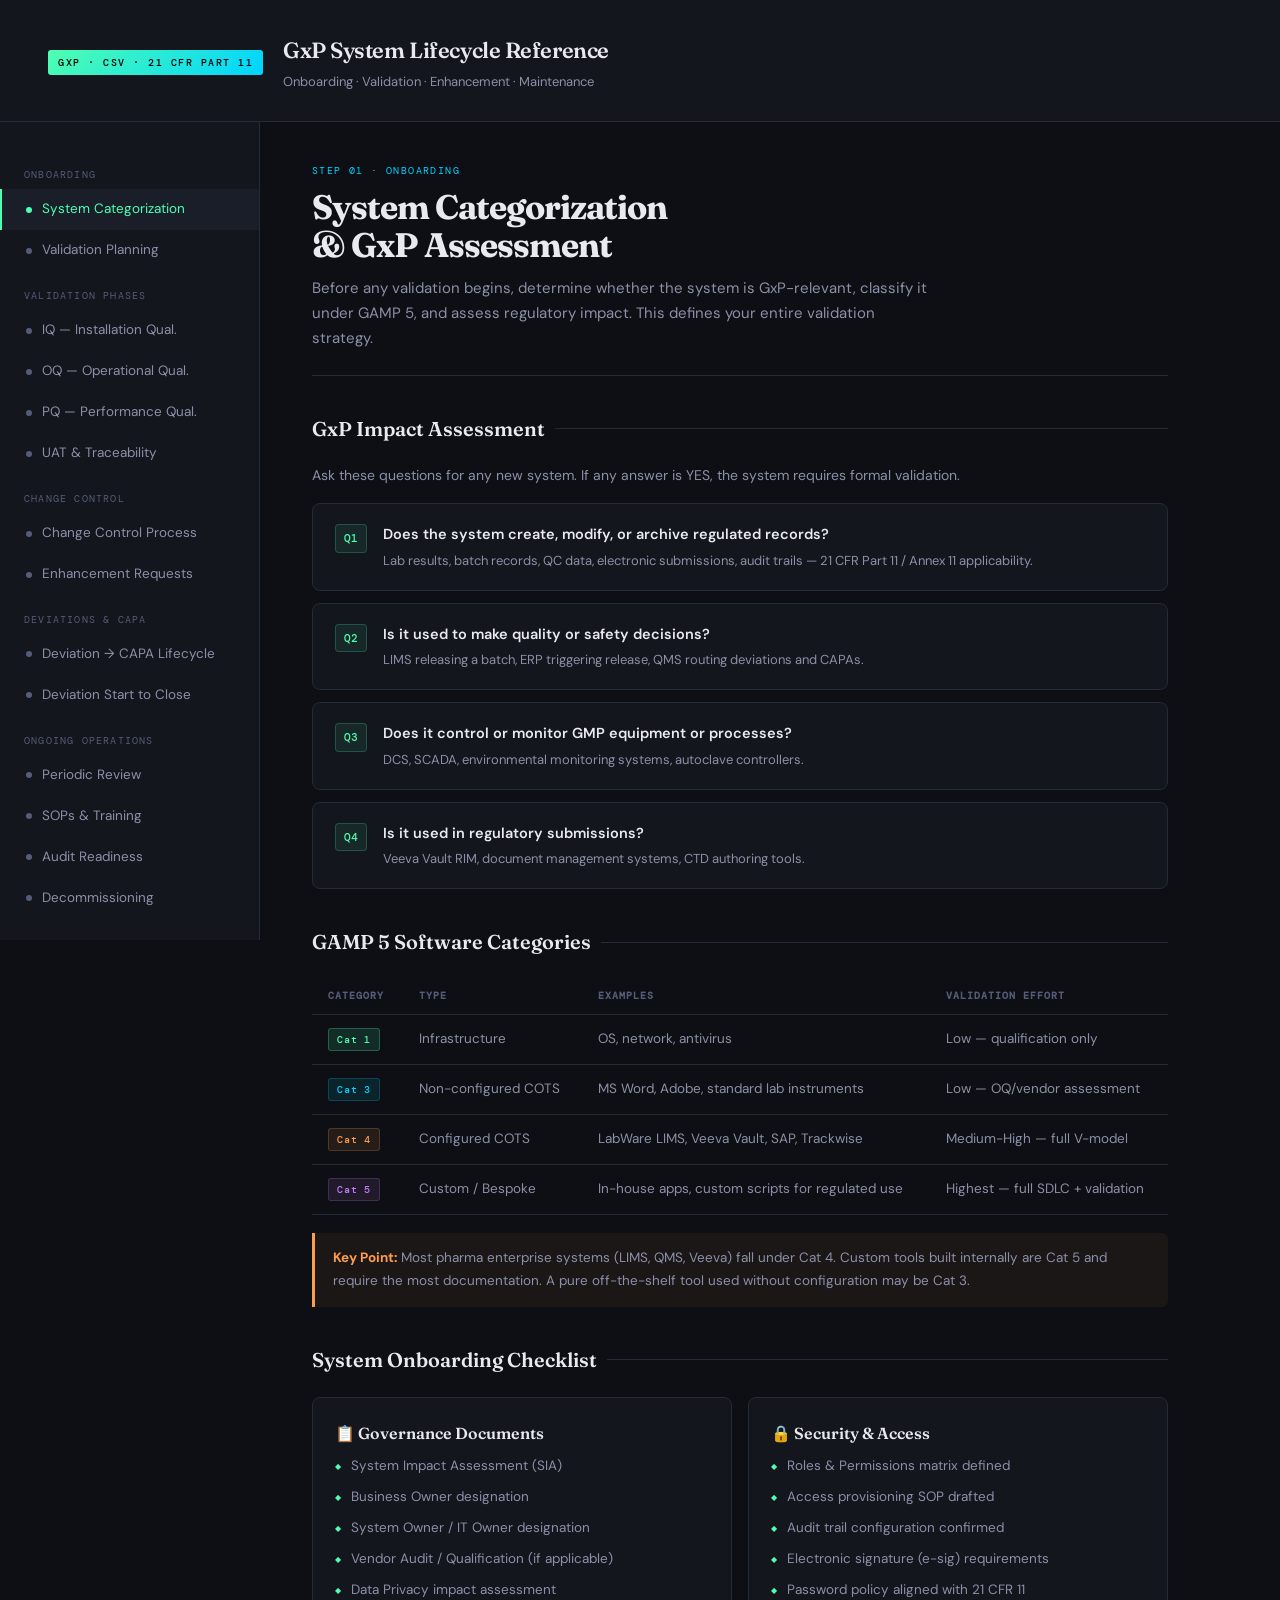
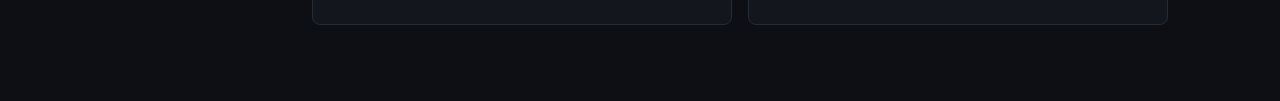
<file: kb/gxp_lifecycle_guide.html>
<!DOCTYPE html>
<html lang="en">
<head>
<meta charset="UTF-8">
<meta name="viewport" content="width=device-width, initial-scale=1.0">
<title>GxP System Lifecycle — Validation Reference</title>
<style>
  @import url('https://fonts.googleapis.com/css2?family=DM+Mono:wght@300;400;500&family=Fraunces:ital,opsz,wght@0,9..144,300;0,9..144,600;0,9..144,700;1,9..144,300&family=DM+Sans:wght@300;400;500;600&display=swap');

  :root {
    --bg: #0d0f14;
    --surface: #13161d;
    --surface2: #1a1e28;
    --border: #252a38;
    --border2: #2e3448;
    --accent: #4fffb0;
    --accent2: #00d4ff;
    --accent3: #ff9d4d;
    --accent4: #c87dff;
    --text: #e8eaf0;
    --text2: #8b90a8;
    --text3: #555c78;
    --danger: #ff5f6d;
    --warn: #ffd166;
  }

  * { margin: 0; padding: 0; box-sizing: border-box; }

  body {
    background: var(--bg);
    color: var(--text);
    font-family: 'DM Sans', sans-serif;
    font-size: 15px;
    line-height: 1.7;
    min-height: 100vh;
  }

  /* ─── HEADER ─── */
  .header {
    background: var(--surface);
    border-bottom: 1px solid var(--border);
    padding: 32px 48px 28px;
    position: sticky;
    top: 0;
    z-index: 100;
    display: flex;
    align-items: center;
    gap: 20px;
  }

  .header-badge {
    background: linear-gradient(135deg, var(--accent), var(--accent2));
    color: #000;
    font-family: 'DM Mono', monospace;
    font-size: 10px;
    font-weight: 500;
    letter-spacing: 0.15em;
    padding: 4px 10px;
    border-radius: 3px;
    white-space: nowrap;
  }

  .header h1 {
    font-family: 'Fraunces', serif;
    font-size: 22px;
    font-weight: 600;
    color: var(--text);
    letter-spacing: -0.02em;
  }

  .header p {
    color: var(--text2);
    font-size: 13px;
    margin-top: 2px;
  }

  /* ─── LAYOUT ─── */
  .layout {
    display: grid;
    grid-template-columns: 260px 1fr;
    min-height: calc(100vh - 82px);
  }

  /* ─── SIDEBAR NAV ─── */
  .sidebar {
    background: var(--surface);
    border-right: 1px solid var(--border);
    padding: 28px 0;
    position: sticky;
    top: 82px;
    height: calc(100vh - 82px);
    overflow-y: auto;
  }

  .sidebar::-webkit-scrollbar { width: 4px; }
  .sidebar::-webkit-scrollbar-track { background: transparent; }
  .sidebar::-webkit-scrollbar-thumb { background: var(--border2); border-radius: 2px; }

  .nav-section-label {
    font-family: 'DM Mono', monospace;
    font-size: 10px;
    letter-spacing: 0.12em;
    color: var(--text3);
    padding: 16px 24px 6px;
    text-transform: uppercase;
  }

  .nav-item {
    display: flex;
    align-items: center;
    gap: 10px;
    padding: 9px 24px;
    cursor: pointer;
    transition: all 0.15s;
    border-left: 2px solid transparent;
    font-size: 13.5px;
    color: var(--text2);
  }

  .nav-item:hover { background: var(--surface2); color: var(--text); }
  .nav-item.active {
    background: var(--surface2);
    color: var(--accent);
    border-left-color: var(--accent);
  }

  .nav-dot {
    width: 6px; height: 6px;
    border-radius: 50%;
    background: var(--text3);
    flex-shrink: 0;
    transition: background 0.15s;
  }
  .nav-item.active .nav-dot { background: var(--accent); }
  .nav-item:hover .nav-dot { background: var(--text); }

  /* ─── CONTENT ─── */
  .content {
    padding: 40px 52px;
    max-width: 960px;
  }

  .phase {
    display: none;
    animation: fadeIn 0.3s ease;
  }
  .phase.active { display: block; }

  @keyframes fadeIn {
    from { opacity: 0; transform: translateY(8px); }
    to { opacity: 1; transform: translateY(0); }
  }

  /* ─── PHASE HEADER ─── */
  .phase-header {
    margin-bottom: 36px;
    padding-bottom: 24px;
    border-bottom: 1px solid var(--border);
  }

  .phase-tag {
    font-family: 'DM Mono', monospace;
    font-size: 10px;
    letter-spacing: 0.14em;
    color: var(--accent2);
    text-transform: uppercase;
    margin-bottom: 10px;
  }

  .phase-title {
    font-family: 'Fraunces', serif;
    font-size: 34px;
    font-weight: 700;
    letter-spacing: -0.03em;
    line-height: 1.1;
    margin-bottom: 12px;
  }

  .phase-subtitle {
    color: var(--text2);
    font-size: 15px;
    max-width: 620px;
    line-height: 1.65;
  }

  /* ─── CARDS ─── */
  .card-grid {
    display: grid;
    grid-template-columns: repeat(auto-fill, minmax(280px, 1fr));
    gap: 16px;
    margin: 28px 0;
  }

  .card {
    background: var(--surface);
    border: 1px solid var(--border);
    border-radius: 8px;
    padding: 22px;
    transition: border-color 0.2s;
  }

  .card:hover { border-color: var(--border2); }

  .card-icon {
    font-size: 24px;
    margin-bottom: 12px;
  }

  .card-title {
    font-family: 'Fraunces', serif;
    font-size: 16px;
    font-weight: 600;
    margin-bottom: 8px;
    color: var(--text);
  }

  .card-body {
    font-size: 13.5px;
    color: var(--text2);
    line-height: 1.6;
  }

  /* ─── SECTION BLOCKS ─── */
  .section {
    margin: 36px 0;
  }

  .section-title {
    font-family: 'Fraunces', serif;
    font-size: 20px;
    font-weight: 600;
    color: var(--text);
    margin-bottom: 18px;
    display: flex;
    align-items: center;
    gap: 10px;
  }

  .section-title::after {
    content: '';
    flex: 1;
    height: 1px;
    background: var(--border);
  }

  /* ─── STEP LIST ─── */
  .step-list {
    display: flex;
    flex-direction: column;
    gap: 12px;
  }

  .step {
    display: flex;
    gap: 16px;
    background: var(--surface);
    border: 1px solid var(--border);
    border-radius: 8px;
    padding: 18px 22px;
    align-items: flex-start;
    transition: border-color 0.15s;
  }

  .step:hover { border-color: var(--accent); }

  .step-num {
    font-family: 'DM Mono', monospace;
    font-size: 11px;
    font-weight: 500;
    color: var(--accent);
    background: rgba(79, 255, 176, 0.08);
    border: 1px solid rgba(79, 255, 176, 0.2);
    border-radius: 4px;
    padding: 4px 8px;
    white-space: nowrap;
    flex-shrink: 0;
    margin-top: 2px;
  }

  .step-content {}
  .step-name {
    font-weight: 600;
    font-size: 14.5px;
    margin-bottom: 4px;
    color: var(--text);
  }
  .step-desc {
    font-size: 13px;
    color: var(--text2);
    line-height: 1.6;
  }

  /* ─── DELIVERABLE TABLE ─── */
  .deliv-table {
    width: 100%;
    border-collapse: collapse;
    font-size: 13.5px;
  }

  .deliv-table th {
    font-family: 'DM Mono', monospace;
    font-size: 10px;
    letter-spacing: 0.1em;
    text-transform: uppercase;
    color: var(--text3);
    padding: 10px 16px;
    border-bottom: 1px solid var(--border);
    text-align: left;
  }

  .deliv-table td {
    padding: 13px 16px;
    border-bottom: 1px solid var(--border);
    vertical-align: top;
    color: var(--text2);
  }

  .deliv-table tr:hover td { background: var(--surface); color: var(--text); }

  .deliv-table td:first-child {
    font-weight: 600;
    color: var(--text);
    white-space: nowrap;
  }

  /* ─── BADGES ─── */
  .badge {
    display: inline-block;
    font-family: 'DM Mono', monospace;
    font-size: 10px;
    letter-spacing: 0.08em;
    padding: 2px 8px;
    border-radius: 3px;
    font-weight: 500;
  }

  .badge-green { background: rgba(79,255,176,0.12); color: var(--accent); border: 1px solid rgba(79,255,176,0.25); }
  .badge-blue { background: rgba(0,212,255,0.1); color: var(--accent2); border: 1px solid rgba(0,212,255,0.2); }
  .badge-orange { background: rgba(255,157,77,0.1); color: var(--accent3); border: 1px solid rgba(255,157,77,0.2); }
  .badge-purple { background: rgba(200,125,255,0.1); color: var(--accent4); border: 1px solid rgba(200,125,255,0.2); }
  .badge-red { background: rgba(255,95,109,0.1); color: var(--danger); border: 1px solid rgba(255,95,109,0.2); }
  .badge-yellow { background: rgba(255,209,102,0.1); color: var(--warn); border: 1px solid rgba(255,209,102,0.2); }

  /* ─── CALLOUT ─── */
  .callout {
    border-left: 3px solid var(--accent3);
    background: rgba(255,157,77,0.06);
    border-radius: 0 6px 6px 0;
    padding: 14px 18px;
    margin: 18px 0;
    font-size: 13.5px;
    color: var(--text2);
  }

  .callout strong { color: var(--accent3); }

  .callout-blue {
    border-left-color: var(--accent2);
    background: rgba(0,212,255,0.05);
  }
  .callout-blue strong { color: var(--accent2); }

  .callout-green {
    border-left-color: var(--accent);
    background: rgba(79,255,176,0.04);
  }
  .callout-green strong { color: var(--accent); }

  /* ─── FLOW DIAGRAM ─── */
  .flow {
    display: flex;
    align-items: center;
    flex-wrap: wrap;
    gap: 4px;
    margin: 20px 0;
  }

  .flow-box {
    background: var(--surface2);
    border: 1px solid var(--border2);
    border-radius: 6px;
    padding: 8px 14px;
    font-size: 12.5px;
    font-weight: 500;
    white-space: nowrap;
    color: var(--text);
  }

  .flow-arrow {
    color: var(--text3);
    font-size: 14px;
  }

  .flow-box.accent { border-color: var(--accent); color: var(--accent); background: rgba(79,255,176,0.06); }
  .flow-box.blue { border-color: var(--accent2); color: var(--accent2); background: rgba(0,212,255,0.06); }
  .flow-box.orange { border-color: var(--accent3); color: var(--accent3); background: rgba(255,157,77,0.06); }
  .flow-box.purple { border-color: var(--accent4); color: var(--accent4); background: rgba(200,125,255,0.06); }
  .flow-box.red { border-color: var(--danger); color: var(--danger); background: rgba(255,95,109,0.06); }

  /* ─── CHECKLIST ─── */
  .checklist {
    list-style: none;
    display: flex;
    flex-direction: column;
    gap: 8px;
  }

  .checklist li {
    display: flex;
    align-items: flex-start;
    gap: 10px;
    font-size: 13.5px;
    color: var(--text2);
  }

  .checklist li::before {
    content: '◆';
    color: var(--accent);
    font-size: 8px;
    margin-top: 5px;
    flex-shrink: 0;
  }

  /* ─── TWO-COL ─── */
  .two-col {
    display: grid;
    grid-template-columns: 1fr 1fr;
    gap: 16px;
    margin: 20px 0;
  }

  @media (max-width: 720px) { .two-col { grid-template-columns: 1fr; } }

  /* ─── HORIZONTAL RULE ─── */
  hr { border: none; border-top: 1px solid var(--border); margin: 32px 0; }

  /* ─── CAPA DIAGRAM ─── */
  .capa-diagram-wrap {
    background: var(--surface);
    border: 1px solid var(--border);
    border-radius: 10px;
    padding: 20px 12px;
    margin-bottom: 24px;
    overflow-x: auto;
  }

  .capa-node rect {
    transition: fill 0.15s, stroke-width 0.15s;
  }
  .capa-node:hover rect {
    stroke-width: 1.6 !important;
    filter: brightness(1.15);
  }

  .capa-detail {
    background: var(--surface2);
    border: 1px solid var(--border2);
    border-left: 3px solid var(--accent2);
    border-radius: 0 8px 8px 0;
    padding: 18px 22px;
    margin: 8px 0 18px;
    animation: slideDown 0.25s ease both;
  }

  @keyframes slideDown {
    from { opacity: 0; transform: translateY(-6px); }
    to   { opacity: 1; transform: translateY(0); }
  }

  .capa-detail-title {
    font-weight: 600;
    font-size: 14.5px;
    color: var(--text);
    margin-bottom: 10px;
  }

  .capa-detail p {
    font-size: 13.5px;
    color: var(--text2);
    line-height: 1.7;
  }

  .capa-detail .checklist { margin-top: 4px; }
  .capa-detail .checklist li { color: var(--text2); font-size: 13px; }
  .capa-detail .checklist li strong { color: var(--text); font-weight: 600; }

  /* ─── FOOTER ─── */
  .footer {
    margin-top: 60px;
    padding-top: 24px;
    border-top: 1px solid var(--border);
    font-size: 12px;
    color: var(--text3);
    font-family: 'DM Mono', monospace;
  }

</style>
</head>
<body>

<div class="header">
  <div>
    <div class="header-badge">GXP · CSV · 21 CFR PART 11</div>
  </div>
  <div>
    <h1>GxP System Lifecycle Reference</h1>
    <p>Onboarding · Validation · Enhancement · Maintenance</p>
  </div>
</div>

<div class="layout">

  <!-- SIDEBAR -->
  <nav class="sidebar">
    <div class="nav-section-label">Onboarding</div>
    <div class="nav-item active" onclick="show('phase1', this)"><div class="nav-dot"></div>System Categorization</div>
    <div class="nav-item" onclick="show('phase2', this)"><div class="nav-dot"></div>Validation Planning</div>

    <div class="nav-section-label">Validation Phases</div>
    <div class="nav-item" onclick="show('phase3', this)"><div class="nav-dot"></div>IQ — Installation Qual.</div>
    <div class="nav-item" onclick="show('phase4', this)"><div class="nav-dot"></div>OQ — Operational Qual.</div>
    <div class="nav-item" onclick="show('phase5', this)"><div class="nav-dot"></div>PQ — Performance Qual.</div>
    <div class="nav-item" onclick="show('phase6', this)"><div class="nav-dot"></div>UAT & Traceability</div>

    <div class="nav-section-label">Change Control</div>
    <div class="nav-item" onclick="show('phase7', this)"><div class="nav-dot"></div>Change Control Process</div>
    <div class="nav-item" onclick="show('phase8', this)"><div class="nav-dot"></div>Enhancement Requests</div>

    <div class="nav-section-label">Deviations &amp; CAPA</div>
    <div class="nav-item" onclick="show('phase13', this)"><div class="nav-dot"></div>Deviation → CAPA Lifecycle</div>
    <div class="nav-item" onclick="show('phase14', this)"><div class="nav-dot"></div>Deviation Start to Close</div>

    <div class="nav-section-label">Ongoing Operations</div>
    <div class="nav-item" onclick="show('phase9', this)"><div class="nav-dot"></div>Periodic Review</div>
    <div class="nav-item" onclick="show('phase10', this)"><div class="nav-dot"></div>SOPs & Training</div>
    <div class="nav-item" onclick="show('phase11', this)"><div class="nav-dot"></div>Audit Readiness</div>
    <div class="nav-item" onclick="show('phase12', this)"><div class="nav-dot"></div>Decommissioning</div>
  </nav>

  <!-- CONTENT -->
  <main class="content">

    <!-- PHASE 1 -->
    <div id="phase1" class="phase active">
      <div class="phase-header">
        <div class="phase-tag">Step 01 · Onboarding</div>
        <div class="phase-title">System Categorization<br>& GxP Assessment</div>
        <div class="phase-subtitle">Before any validation begins, determine whether the system is GxP-relevant, classify it under GAMP 5, and assess regulatory impact. This defines your entire validation strategy.</div>
      </div>

      <div class="section">
        <div class="section-title">GxP Impact Assessment</div>
        <p style="color:var(--text2); font-size:14px; margin-bottom:16px;">Ask these questions for any new system. If any answer is YES, the system requires formal validation.</p>
        <div class="step-list">
          <div class="step"><span class="step-num">Q1</span><div class="step-content"><div class="step-name">Does the system create, modify, or archive regulated records?</div><div class="step-desc">Lab results, batch records, QC data, electronic submissions, audit trails — 21 CFR Part 11 / Annex 11 applicability.</div></div></div>
          <div class="step"><span class="step-num">Q2</span><div class="step-content"><div class="step-name">Is it used to make quality or safety decisions?</div><div class="step-desc">LIMS releasing a batch, ERP triggering release, QMS routing deviations and CAPAs.</div></div></div>
          <div class="step"><span class="step-num">Q3</span><div class="step-content"><div class="step-name">Does it control or monitor GMP equipment or processes?</div><div class="step-desc">DCS, SCADA, environmental monitoring systems, autoclave controllers.</div></div></div>
          <div class="step"><span class="step-num">Q4</span><div class="step-content"><div class="step-name">Is it used in regulatory submissions?</div><div class="step-desc">Veeva Vault RIM, document management systems, CTD authoring tools.</div></div></div>
        </div>
      </div>

      <div class="section">
        <div class="section-title">GAMP 5 Software Categories</div>
        <table class="deliv-table">
          <thead><tr><th>Category</th><th>Type</th><th>Examples</th><th>Validation Effort</th></tr></thead>
          <tbody>
            <tr><td><span class="badge badge-green">Cat 1</span></td><td>Infrastructure</td><td>OS, network, antivirus</td><td>Low — qualification only</td></tr>
            <tr><td><span class="badge badge-blue">Cat 3</span></td><td>Non-configured COTS</td><td>MS Word, Adobe, standard lab instruments</td><td>Low — OQ/vendor assessment</td></tr>
            <tr><td><span class="badge badge-orange">Cat 4</span></td><td>Configured COTS</td><td>LabWare LIMS, Veeva Vault, SAP, Trackwise</td><td>Medium-High — full V-model</td></tr>
            <tr><td><span class="badge badge-purple">Cat 5</span></td><td>Custom / Bespoke</td><td>In-house apps, custom scripts for regulated use</td><td>Highest — full SDLC + validation</td></tr>
          </tbody>
        </table>
        <div class="callout"><strong>Key Point:</strong> Most pharma enterprise systems (LIMS, QMS, Veeva) fall under Cat 4. Custom tools built internally are Cat 5 and require the most documentation. A pure off-the-shelf tool used without configuration may be Cat 3.</div>
      </div>

      <div class="section">
        <div class="section-title">System Onboarding Checklist</div>
        <div class="two-col">
          <div class="card">
            <div class="card-title">📋 Governance Documents</div>
            <ul class="checklist">
              <li>System Impact Assessment (SIA)</li>
              <li>Business Owner designation</li>
              <li>System Owner / IT Owner designation</li>
              <li>Vendor Audit / Qualification (if applicable)</li>
              <li>Data Privacy impact assessment</li>
            </ul>
          </div>
          <div class="card">
            <div class="card-title">🔒 Security & Access</div>
            <ul class="checklist">
              <li>Roles & Permissions matrix defined</li>
              <li>Access provisioning SOP drafted</li>
              <li>Audit trail configuration confirmed</li>
              <li>Electronic signature (e-sig) requirements</li>
              <li>Password policy aligned with 21 CFR 11</li>
            </ul>
          </div>
        </div>
      </div>
    </div>

    <!-- PHASE 2 -->
    <div id="phase2" class="phase">
      <div class="phase-header">
        <div class="phase-tag">Step 02 · Onboarding</div>
        <div class="phase-title">Validation Planning<br>& Master Plan</div>
        <div class="phase-subtitle">The Validation Master Plan (VMP) or System Validation Plan (SVP) is the governing document. It defines scope, approach, responsibilities, and acceptance criteria before any testing begins.</div>
      </div>

      <div class="section">
        <div class="section-title">Validation Plan — Key Components</div>
        <div class="step-list">
          <div class="step"><span class="step-num">1</span><div class="step-content"><div class="step-name">Scope & System Description</div><div class="step-desc">System name, version, hosting environment, intended use, regulated functions, interfaces with other systems.</div></div></div>
          <div class="step"><span class="step-num">2</span><div class="step-content"><div class="step-name">Regulatory References</div><div class="step-desc">21 CFR Part 11, 21 CFR Part 211, EU GMP Annex 11, ICH Q10, GAMP 5, applicable USP/EP chapters.</div></div></div>
          <div class="step"><span class="step-num">3</span><div class="step-content"><div class="step-name">Validation Approach & Strategy</div><div class="step-desc">Risk-based approach statement, GAMP category, IQ/OQ/PQ breakdown, vendor documentation leveraged.</div></div></div>
          <div class="step"><span class="step-num">4</span><div class="step-content"><div class="step-name">Roles & Responsibilities</div><div class="step-desc">Validation owner, SMEs, IT, QA reviewer/approver, vendor contacts. RACI matrix often included.</div></div></div>
          <div class="step"><span class="step-num">5</span><div class="step-content"><div class="step-name">Deliverables List</div><div class="step-desc">All documents to be produced: URS, FRS, DS, RTM, IQ, OQ, PQ protocols and reports, SOPs, training records.</div></div></div>
          <div class="step"><span class="step-num">6</span><div class="step-content"><div class="step-name">Risk Assessment</div><div class="step-desc">System-level risk assessment, GxP risk score, identification of critical functions requiring higher test rigor.</div></div></div>
          <div class="step"><span class="step-num">7</span><div class="step-content"><div class="step-name">Timeline & Milestones</div><div class="step-desc">Projected start/end dates, phase gates, QA review checkpoints, go-live date.</div></div></div>
        </div>
      </div>

      <div class="section">
        <div class="section-title">Requirements Documentation Hierarchy</div>
        <div class="flow">
          <div class="flow-box accent">URS<br><span style="font-size:10px;opacity:0.7">User Requirements Spec</span></div>
          <div class="flow-arrow">→</div>
          <div class="flow-box blue">FRS<br><span style="font-size:10px;opacity:0.7">Functional Requirements</span></div>
          <div class="flow-arrow">→</div>
          <div class="flow-box orange">DS<br><span style="font-size:10px;opacity:0.7">Design Specification</span></div>
          <div class="flow-arrow">→</div>
          <div class="flow-box purple">CS<br><span style="font-size:10px;opacity:0.7">Configuration Spec</span></div>
          <div class="flow-arrow">→</div>
          <div class="flow-box red">RTM<br><span style="font-size:10px;opacity:0.7">Traceability Matrix</span></div>
        </div>
        <div class="callout callout-blue"><strong>RTM:</strong> The Requirements Traceability Matrix links every URS requirement → FRS → test script → test result. Gaps in the RTM are major audit findings. Every requirement must have at least one test case, and every test must trace back to a requirement.</div>
      </div>
    </div>

    <!-- PHASE 3 -->
    <div id="phase3" class="phase">
      <div class="phase-header">
        <div class="phase-tag">Step 03 · Validation Phase</div>
        <div class="phase-title">IQ — Installation<br>Qualification</div>
        <div class="phase-subtitle">Verifies that the system is installed correctly and according to vendor specifications, and that the environment meets all prerequisites before functional testing begins.</div>
      </div>

      <div class="section">
        <div class="section-title">IQ Protocol Contents</div>
        <div class="card-grid">
          <div class="card">
            <div class="card-icon">🖥️</div>
            <div class="card-title">Hardware Verification</div>
            <div class="card-body">Server specs vs. vendor minimum requirements. CPU, RAM, disk, network configuration. Rack location, physical access controls.</div>
          </div>
          <div class="card">
            <div class="card-icon">⚙️</div>
            <div class="card-title">Software Installation</div>
            <div class="card-body">Application version confirmed, installation path documented, license keys recorded, all components installed per runbook.</div>
          </div>
          <div class="card">
            <div class="card-icon">🔧</div>
            <div class="card-title">Configuration Baseline</div>
            <div class="card-body">Initial configuration screenshots, config files archived, database schema version, service account setup, firewall rules documented.</div>
          </div>
          <div class="card">
            <div class="card-icon">🌐</div>
            <div class="card-title">Network & Interfaces</div>
            <div class="card-body">Network diagrams, interface connections to other systems, SSL/TLS certificates, port configurations, data flow diagrams.</div>
          </div>
          <div class="card">
            <div class="card-icon">📁</div>
            <div class="card-title">Backup & DR</div>
            <div class="card-body">Backup schedule configured and tested, disaster recovery procedures documented, RTO/RPO confirmed for the system.</div>
          </div>
          <div class="card">
            <div class="card-icon">🛡️</div>
            <div class="card-title">Security Configuration</div>
            <div class="card-body">Audit trail enabled and tested, e-signature configuration, password policy settings, inactivity timeout confirmed.</div>
          </div>
        </div>
      </div>

      <div class="section">
        <div class="section-title">IQ Report — Acceptance Criteria</div>
        <div class="callout callout-green"><strong>PASSED:</strong> All IQ test steps executed. All actual results match expected. No open critical/major deviations. Deviations (if any) have approved resolutions. IQ Summary Report signed by Validation Owner and QA.</div>
      </div>

      <div class="section">
        <div class="section-title">IQ Deliverables</div>
        <table class="deliv-table">
          <thead><tr><th>Document</th><th>Description</th><th>Approval Required</th></tr></thead>
          <tbody>
            <tr><td>IQ Protocol</td><td>Pre-approved test plan with all steps and expected results</td><td>Validation Owner + QA</td></tr>
            <tr><td>IQ Execution Records</td><td>Completed test steps with actual results, tester initials, dates</td><td>Tester + Reviewer</td></tr>
            <tr><td>Deviation Log</td><td>Any step that did not pass, root cause, resolution</td><td>QA</td></tr>
            <tr><td>IQ Summary Report</td><td>Pass/fail verdict, open items, recommendation to proceed to OQ</td><td>Validation Owner + QA</td></tr>
          </tbody>
        </table>
      </div>
    </div>

    <!-- PHASE 4 -->
    <div id="phase4" class="phase">
      <div class="phase-header">
        <div class="phase-tag">Step 04 · Validation Phase</div>
        <div class="phase-title">OQ — Operational<br>Qualification</div>
        <div class="phase-subtitle">Verifies that the system functions as designed across its full operational range — all configured features, business logic, and system behaviors are tested against the FRS and design specification.</div>
      </div>

      <div class="section">
        <div class="section-title">OQ Scope — What Gets Tested</div>
        <div class="step-list">
          <div class="step"><span class="step-num">F1</span><div class="step-content"><div class="step-name">Core Functional Workflows</div><div class="step-desc">Every configured business workflow per the FRS. For a LIMS: sample login, analysis assignment, result entry, result review, approval, reporting. For Veeva: document lifecycle (Draft → Review → Approved → Superseded).</div></div></div>
          <div class="step"><span class="step-num">F2</span><div class="step-content"><div class="step-name">User Roles & Permissions</div><div class="step-desc">Verify each role can only perform permitted actions. Negative testing critical: an Analyst cannot approve results, a Read-Only user cannot create records.</div></div></div>
          <div class="step"><span class="step-num">F3</span><div class="step-content"><div class="step-name">Electronic Signatures & Audit Trail</div><div class="step-desc">E-sig triggers correct (meaning, date/time, user ID). Audit trail captures all creates/edits/deletes. Audit trail is tamper-evident and not modifiable by end users.</div></div></div>
          <div class="step"><span class="step-num">F4</span><div class="step-content"><div class="step-name">Calculations & Business Rules</div><div class="step-desc">Configured calculations verified with known inputs/outputs. OOS/OOT flags trigger at correct thresholds. Workflow routing logic verified.</div></div></div>
          <div class="step"><span class="step-num">F5</span><div class="step-content"><div class="step-name">Interface / Integration Testing</div><div class="step-desc">Data transfers between integrated systems verified. LIMS ↔ ERP, Veeva ↔ regulatory portals. Verify data completeness, integrity, and error handling.</div></div></div>
          <div class="step"><span class="step-num">F6</span><div class="step-content"><div class="step-name">Negative / Error Path Testing</div><div class="step-desc">System behavior on invalid inputs, mandatory field enforcement, duplicate record handling, session timeout, and concurrent user conflicts.</div></div></div>
        </div>
      </div>

      <div class="section">
        <div class="section-title">OQ Test Script Structure</div>
        <div class="callout"><strong>Each test script must contain:</strong> Test Case ID · Requirement ID (links to RTM) · Objective · Prerequisites / Test Data · Step-by-step actions · Expected Result (pre-defined) · Actual Result (filled during execution) · Pass/Fail · Tester + Date · Reviewer sign-off.</div>
      </div>
    </div>

    <!-- PHASE 5 -->
    <div id="phase5" class="phase">
      <div class="phase-header">
        <div class="phase-tag">Step 05 · Validation Phase</div>
        <div class="phase-title">PQ — Performance<br>Qualification</div>
        <div class="phase-subtitle">Demonstrates that the system consistently performs as intended in the actual operational environment, using real or representative data, by actual end users under real-world conditions.</div>
      </div>

      <div class="section">
        <div class="section-title">PQ vs. OQ — Key Difference</div>
        <div class="two-col">
          <div class="card">
            <div class="card-title">⚗️ OQ Focus</div>
            <div class="card-body">Configured features tested by the validation team. Synthetic test data. Controlled environment. Proves the system <em>can</em> do what it's configured to do.</div>
          </div>
          <div class="card">
            <div class="card-title">🏭 PQ Focus</div>
            <div class="card-body">End-to-end business processes run by actual users. Production-like or real data. Proves the system <em>will</em> work in day-to-day operation.</div>
          </div>
        </div>
      </div>

      <div class="section">
        <div class="section-title">PQ Execution Elements</div>
        <div class="step-list">
          <div class="step"><span class="step-num">P1</span><div class="step-content"><div class="step-name">End-to-End Process Scenarios</div><div class="step-desc">Complete business scenarios from initiation to final output. E.g., Full sample lifecycle in LIMS from receipt to COA generation. Full document lifecycle in Veeva from draft to regulatory submission.</div></div></div>
          <div class="step"><span class="step-num">P2</span><div class="step-content"><div class="step-name">Volume / Load Testing (if applicable)</div><div class="step-desc">If system processes high data volumes, verify performance under expected peak load. Response times documented and compared to acceptance criteria.</div></div></div>
          <div class="step"><span class="step-num">P3</span><div class="step-content"><div class="step-name">Executed by End Users</div><div class="step-desc">Business users (not the validation team) run the tests. This also serves as hands-on training. Observed by the validation lead.</div></div></div>
          <div class="step"><span class="step-num">P4</span><div class="step-content"><div class="step-name">Data Integrity Verification</div><div class="step-desc">Verify that data entered is accurately stored, retrieved, reported, and archived. ALCOA+ principles confirmed: Attributable, Legible, Contemporaneous, Original, Accurate.</div></div></div>
        </div>
      </div>

      <div class="section">
        <div class="section-title">ALCOA+ Principles</div>
        <div class="card-grid">
          <div class="card"><div class="card-title">A — Attributable</div><div class="card-body">Who performed the action and when. Unique user IDs, no shared logins, audit trail captures username.</div></div>
          <div class="card"><div class="card-title">L — Legible</div><div class="card-body">Data is readable and permanent. No overwriting without audit trail. Timestamps in unambiguous format.</div></div>
          <div class="card"><div class="card-title">C — Contemporaneous</div><div class="card-body">Recorded at the time the activity occurs, not retrospectively.</div></div>
          <div class="card"><div class="card-title">O — Original</div><div class="card-body">First capture is preserved. Source data retained. No transcription errors from paper to electronic.</div></div>
          <div class="card"><div class="card-title">A — Accurate</div><div class="card-body">Data reflects the actual event. Calculations verified. No rounding errors. Instrument calibration confirmed.</div></div>
          <div class="card"><div class="card-title">+ Complete, Consistent, Enduring, Available</div><div class="card-body">All data present, time-consistent, retained for required retention period, accessible to authorized users.</div></div>
        </div>
      </div>
    </div>

    <!-- PHASE 6 -->
    <div id="phase6" class="phase">
      <div class="phase-header">
        <div class="phase-tag">Step 06 · Validation Phase</div>
        <div class="phase-title">UAT & Requirements<br>Traceability Matrix</div>
        <div class="phase-subtitle">User Acceptance Testing is the final gate before go-live. The RTM ties every requirement to its test evidence. These two together form the core of your validation package.</div>
      </div>

      <div class="section">
        <div class="section-title">UAT Process</div>
        <div class="step-list">
          <div class="step"><span class="step-num">1</span><div class="step-content"><div class="step-name">UAT Planning</div><div class="step-desc">Business users define acceptance criteria. UAT scripts written based on real workflows. Test environment mirrors production. UAT plan approved by Business Owner and QA.</div></div></div>
          <div class="step"><span class="step-num">2</span><div class="step-content"><div class="step-name">UAT Execution</div><div class="step-desc">Business stakeholders execute scenarios. Issues logged in defect tracker with priority (Critical / Major / Minor). No critical or major open defects at go-live.</div></div></div>
          <div class="step"><span class="step-num">3</span><div class="step-content"><div class="step-name">Defect Resolution Cycle</div><div class="step-desc">Developer fixes → re-test in same environment → regression testing for impacted areas → QA review of fix. If fix requires configuration change, assess whether re-validation is required.</div></div></div>
          <div class="step"><span class="step-num">4</span><div class="step-content"><div class="step-name">UAT Sign-Off</div><div class="step-desc">Business Owner signs UAT completion. All critical/major defects resolved. Minor defects either resolved or accepted with documented justification.</div></div></div>
        </div>
      </div>

      <div class="section">
        <div class="section-title">RTM Structure</div>
        <table class="deliv-table">
          <thead><tr><th>Column</th><th>Content</th></tr></thead>
          <tbody>
            <tr><td>URS ID</td><td>Unique ID from User Requirements Spec (e.g., URS-001)</td></tr>
            <tr><td>URS Description</td><td>The requirement statement</td></tr>
            <tr><td>FRS ID</td><td>Functional requirement that fulfills the URS</td></tr>
            <tr><td>Design Reference</td><td>Where in the design spec this is addressed</td></tr>
            <tr><td>Test Script ID(s)</td><td>IQ / OQ / PQ / UAT test case(s) covering this requirement</td></tr>
            <tr><td>Test Result</td><td>Pass / Fail / N/A with report reference</td></tr>
            <tr><td>Deviation Ref</td><td>If failed, cross-reference to deviation record</td></tr>
          </tbody>
        </table>
        <div class="callout"><strong>Audit Rule:</strong> 100% of requirements must have test coverage. Any gap requires a documented justification (e.g., "Not Testable — verified via design review"). Auditors specifically look for RTM completeness.</div>
      </div>

      <div class="section">
        <div class="section-title">Validation Package — Complete Document List</div>
        <div class="two-col">
          <ul class="checklist">
            <li>System Impact Assessment</li>
            <li>Validation Master Plan / SVP</li>
            <li>User Requirements Spec (URS)</li>
            <li>Functional Requirements Spec (FRS)</li>
            <li>Design / Configuration Spec</li>
            <li>Risk Assessment</li>
            <li>Requirements Traceability Matrix (RTM)</li>
          </ul>
          <ul class="checklist">
            <li>IQ Protocol + Execution + Report</li>
            <li>OQ Protocol + Execution + Report</li>
            <li>PQ Protocol + Execution + Report</li>
            <li>UAT Plan + Execution + Sign-off</li>
            <li>Deviation / Defect Log</li>
            <li>Validation Summary Report</li>
            <li>SOPs + Training Records</li>
          </ul>
        </div>
      </div>
    </div>

    <!-- PHASE 7 -->
    <div id="phase7" class="phase">
      <div class="phase-header">
        <div class="phase-tag">Step 07 · Change Control</div>
        <div class="phase-title">Change Control<br>Process</div>
        <div class="phase-subtitle">Every change to a validated GxP system — whether a configuration update, vendor patch, interface change, or procedural change — must go through formal change control. No exceptions.</div>
      </div>

      <div class="section">
        <div class="section-title">Change Control Lifecycle</div>
        <div class="flow">
          <div class="flow-box orange">Change Request<br>Initiated</div>
          <div class="flow-arrow">→</div>
          <div class="flow-box blue">Impact<br>Assessment</div>
          <div class="flow-arrow">→</div>
          <div class="flow-box purple">CC Review<br>Board</div>
          <div class="flow-arrow">→</div>
          <div class="flow-box accent">Implementation<br>& Testing</div>
          <div class="flow-arrow">→</div>
          <div class="flow-box red">QA Review<br>& Closure</div>
        </div>
      </div>

      <div class="section">
        <div class="section-title">Change Impact Assessment — Key Questions</div>
        <div class="step-list">
          <div class="step"><span class="step-num">IA1</span><div class="step-content"><div class="step-name">What is the nature of the change?</div><div class="step-desc">Configuration change? Software upgrade? New interface? SOP update? Infrastructure change? Hardware replacement?</div></div></div>
          <div class="step"><span class="step-num">IA2</span><div class="step-content"><div class="step-name">What GxP functions are affected?</div><div class="step-desc">List all impacted validated functions. Assess risk level: High / Medium / Low.</div></div></div>
          <div class="step"><span class="step-num">IA3</span><div class="step-content"><div class="step-name">Does the change require re-validation?</div><div class="step-desc">High-risk changes to validated functions typically require OQ/PQ re-execution. Low-risk changes may need only regression testing or impact assessment documentation.</div></div></div>
          <div class="step"><span class="step-num">IA4</span><div class="step-content"><div class="step-name">Does the change require SOP updates?</div><div class="step-desc">If business workflows change, affected SOPs must be updated, reviewed, approved, and users retrained before go-live.</div></div></div>
          <div class="step"><span class="step-num">IA5</span><div class="step-content"><div class="step-name">Is rollback possible?</div><div class="step-desc">Define rollback plan before implementation. Backup taken and verified. Rollback tested in non-prod if high risk.</div></div></div>
        </div>
      </div>

      <div class="section">
        <div class="section-title">Change Categories</div>
        <table class="deliv-table">
          <thead><tr><th>Category</th><th>Description</th><th>Required Actions</th></tr></thead>
          <tbody>
            <tr><td><span class="badge badge-red">Major</span></td><td>New GxP functionality, core workflow change, system upgrade, new integration</td><td>Full re-validation (OQ/PQ), SOP updates, training, QA approval</td></tr>
            <tr><td><span class="badge badge-orange">Moderate</span></td><td>Configuration update, report change, non-core workflow modification</td><td>Regression OQ, impact assessment, QA review</td></tr>
            <tr><td><span class="badge badge-green">Minor</span></td><td>Cosmetic UI changes, label updates, non-GxP function changes</td><td>Documented impact assessment, approval, no re-validation required</td></tr>
            <tr><td><span class="badge badge-blue">Emergency</span></td><td>Critical system failure, security patch requiring immediate action</td><td>Expedited approval path, full retrospective documentation, QA sign-off within defined timeframe</td></tr>
          </tbody>
        </table>
      </div>
    </div>

    <!-- PHASE 8 -->
    <div id="phase8" class="phase">
      <div class="phase-header">
        <div class="phase-tag">Step 08 · Enhancement Requests</div>
        <div class="phase-title">User Enhancement<br>Request Process</div>
        <div class="phase-subtitle">Enhancement requests (ERs) are formal requests for new features or functional improvements from end users. Unlike bug fixes, ERs represent planned changes that enhance system capabilities and must follow a structured lifecycle.</div>
      </div>

      <div class="section">
        <div class="section-title">ER Intake & Prioritization</div>
        <div class="step-list">
          <div class="step"><span class="step-num">1</span><div class="step-content"><div class="step-name">Enhancement Request Submission</div><div class="step-desc">User submits via formal channel (QMS, ITSM like ServiceNow, or change management module). ER must include: business justification, current state vs. desired state, regulatory impact if any, priority (High/Med/Low), and requesting department.</div></div></div>
          <div class="step"><span class="step-num">2</span><div class="step-content"><div class="step-name">Business Owner Review</div><div class="step-desc">Business Owner confirms business need, checks for duplicates or related open changes, assigns initial priority.</div></div></div>
          <div class="step"><span class="step-num">3</span><div class="step-content"><div class="step-name">Technical Feasibility Assessment</div><div class="step-desc">System/IT Owner assesses: Is this configurable or does it require custom development? Estimated effort. Dependencies. Impact on existing validated functions.</div></div></div>
          <div class="step"><span class="step-num">4</span><div class="step-content"><div class="step-name">GxP / Validation Impact Assessment</div><div class="step-desc">Validation team or QA determines: Does this affect validated functions? What re-testing is required? RTM update needed? SOP/training update required?</div></div></div>
          <div class="step"><span class="step-num">5</span><div class="step-content"><div class="step-name">Change Control Board (CCB) Approval</div><div class="step-desc">CCB reviews ER with impact assessment. Approves for implementation with defined scope, timeline, and re-validation requirements. Formally opens a Change Control record.</div></div></div>
        </div>
      </div>

      <div class="section">
        <div class="section-title">Implementation Workflow</div>
        <div class="flow">
          <div class="flow-box accent">Config / Dev<br>in DEV env</div>
          <div class="flow-arrow">→</div>
          <div class="flow-box blue">QA Testing<br>in QA/TEST env</div>
          <div class="flow-arrow">→</div>
          <div class="flow-box orange">UAT in<br>Staging/UAT env</div>
          <div class="flow-arrow">→</div>
          <div class="flow-box purple">Validation<br>Evidence</div>
          <div class="flow-arrow">→</div>
          <div class="flow-box accent">Deploy<br>to PROD</div>
        </div>
        <div class="callout callout-blue"><strong>Environment Strategy:</strong> GxP systems must have separate DEV / TEST / UAT / PROD environments. Changes must never be made directly in PROD without following the promotion workflow. Environment qualification (EQ) should be documented for each environment.</div>
      </div>

      <div class="section">
        <div class="section-title">Vendor-Managed Systems (e.g., Veeva Vault)</div>
        <div class="callout"><strong>SaaS / Cloud considerations:</strong> For vendor-managed systems (Veeva, Salesforce, cloud LIMS), vendor patches and upgrades are pushed on a schedule. You must: (1) monitor vendor release notes, (2) assess GxP impact of each release, (3) run regression testing in sandbox before accepting in production, (4) maintain documentation of your assessment and testing. This is critical — vendor upgrades ARE changes to your validated system.</div>
      </div>
    </div>

    <!-- PHASE 9 -->
    <div id="phase9" class="phase">
      <div class="phase-header">
        <div class="phase-tag">Step 09 · Ongoing Operations</div>
        <div class="phase-title">Periodic Review &<br>Revalidation</div>
        <div class="phase-subtitle">Validated GxP systems require ongoing oversight. Periodic review confirms the system remains in a validated state, identifies configuration drift, and captures the cumulative impact of changes since last review.</div>
      </div>

      <div class="section">
        <div class="section-title">Periodic Review Components</div>
        <div class="step-list">
          <div class="step"><span class="step-num">PR1</span><div class="step-content"><div class="step-name">Review Frequency</div><div class="step-desc">Typically annual, though risk-based frequency is acceptable. High-criticality systems (e.g., batch release LIMS) reviewed annually. Lower-risk systems may be 18–24 months with justification.</div></div></div>
          <div class="step"><span class="step-num">PR2</span><div class="step-content"><div class="step-name">Change History Review</div><div class="step-desc">Review all changes implemented since last periodic review. Confirm all changes went through change control. No undocumented changes (configuration drift check).</div></div></div>
          <div class="step"><span class="step-num">PR3</span><div class="step-content"><div class="step-name">Incident / Deviation Review</div><div class="step-desc">Review all system-related incidents, deviations, and CAPAs. Trends identified. Open CAPAs assessed for resolution status.</div></div></div>
          <div class="step"><span class="step-num">PR4</span><div class="step-content"><div class="step-name">User Access Review</div><div class="step-desc">Review all active user accounts. Confirm roles are appropriate. Remove or disable stale accounts (terminated employees, role changes). Review privileged access.</div></div></div>
          <div class="step"><span class="step-num">PR5</span><div class="step-content"><div class="step-name">Validation Status Confirmation</div><div class="step-desc">Declare the system remains in a validated state (or identify what re-validation is needed). Sign-off by System Owner, Business Owner, and QA.</div></div></div>
          <div class="step"><span class="step-num">PR6</span><div class="step-content"><div class="step-name">SOP Effectiveness Review</div><div class="step-desc">Are SOPs being followed? Are there recurring issues that suggest SOP gaps? Confirm SOP revision dates are current.</div></div></div>
        </div>
      </div>

      <div class="section">
        <div class="section-title">Revalidation Triggers</div>
        <div class="two-col">
          <div class="card">
            <div class="card-title">⚠️ Always Requires Re-validation</div>
            <ul class="checklist" style="margin-top:10px">
              <li>Major software version upgrade</li>
              <li>Migration to new hardware or cloud platform</li>
              <li>Major new functionality for GxP use</li>
              <li>Change to audit trail mechanism</li>
              <li>Change to e-signature implementation</li>
            </ul>
          </div>
          <div class="card">
            <div class="card-title">📋 Risk-Based Assessment</div>
            <ul class="checklist" style="margin-top:10px">
              <li>Minor version / patch upgrades</li>
              <li>Configuration changes in GxP areas</li>
              <li>OS or database upgrades</li>
              <li>New interface to another system</li>
              <li>Significant SOP changes</li>
            </ul>
          </div>
        </div>
      </div>
    </div>

    <!-- PHASE 10 -->
    <div id="phase10" class="phase">
      <div class="phase-header">
        <div class="phase-tag">Step 10 · Ongoing Operations</div>
        <div class="phase-title">SOPs, Training<br>& Competency</div>
        <div class="phase-subtitle">SOPs and training records are not administrative overhead — they are part of the validated state. An auditor will check that users are trained, SOPs are current, and training is documented before looking at anything else.</div>
      </div>

      <div class="section">
        <div class="section-title">Required SOPs for a Validated System</div>
        <div class="card-grid">
          <div class="card"><div class="card-icon">👤</div><div class="card-title">Access Control SOP</div><div class="card-body">User provisioning, role assignment, access removal (leavers/movers), periodic access review, emergency access procedure.</div></div>
          <div class="card"><div class="card-icon">🔄</div><div class="card-title">Change Control SOP</div><div class="card-body">How changes are requested, assessed, approved, implemented, and documented. Environment promotion workflow.</div></div>
          <div class="card"><div class="card-icon">💾</div><div class="card-title">Backup & Recovery SOP</div><div class="card-body">Backup schedule, verification, restoration testing frequency, off-site storage, recovery time objective.</div></div>
          <div class="card"><div class="card-icon">🚨</div><div class="card-title">Incident Management SOP</div><div class="card-body">How system incidents are logged, triaged, investigated, and resolved. Link to deviation management system.</div></div>
          <div class="card"><div class="card-icon">📊</div><div class="card-title">Periodic Review SOP</div><div class="card-body">Frequency, scope, responsibilities, and documentation requirements for periodic review of validated systems.</div></div>
          <div class="card"><div class="card-icon">📋</div><div class="card-title">System Use SOPs</div><div class="card-body">Work instructions for each GxP workflow: how to enter data, review, approve, generate reports, handle errors.</div></div>
        </div>
      </div>

      <div class="section">
        <div class="section-title">Training Program Requirements</div>
        <div class="step-list">
          <div class="step"><span class="step-num">T1</span><div class="step-content"><div class="step-name">Role-Based Training Curriculum</div><div class="step-desc">Each role has a defined training curriculum. Analysts train on different SOPs than Reviewers or Admins. Training matrix maintained.</div></div></div>
          <div class="step"><span class="step-num">T2</span><div class="step-content"><div class="step-name">Training Before System Access</div><div class="step-desc">Users must complete required training and demonstrate competency before being granted access. Training records must be complete before access request is approved.</div></div></div>
          <div class="step"><span class="step-num">T3</span><div class="step-content"><div class="step-name">Retraining on Change</div><div class="step-desc">When SOPs are updated due to system changes, affected users must be retrained. Go-live of a change cannot precede completion of retraining.</div></div></div>
          <div class="step"><span class="step-num">T4</span><div class="step-content"><div class="step-name">Training Record Retention</div><div class="step-desc">Training records retained for the life of the system plus applicable regulatory retention period. Typically electronic, stored in LMS or QMS with audit trail.</div></div></div>
        </div>
      </div>
    </div>

    <!-- PHASE 11 -->
    <div id="phase11" class="phase">
      <div class="phase-header">
        <div class="phase-tag">Step 11 · Ongoing Operations</div>
        <div class="phase-title">Audit Readiness &<br>21 CFR Part 11</div>
        <div class="phase-subtitle">Be inspection-ready at all times. FDA, EMA, and internal auditors will examine your validation documentation, change history, user access records, and audit trail integrity.</div>
      </div>

      <div class="section">
        <div class="section-title">21 CFR Part 11 / Annex 11 Requirements</div>
        <table class="deliv-table">
          <thead><tr><th>Requirement</th><th>What Auditors Check</th></tr></thead>
          <tbody>
            <tr><td>Audit Trail</td><td>Enabled for all GxP records. Captures who, what, when, original value, new value. Not editable by users. Reviewed regularly.</td></tr>
            <tr><td>Electronic Signatures</td><td>Unique to individual, not shared. Linked to signed record. Signatories have signed their Part 11 commitment statement. Includes meaning, date/time.</td></tr>
            <tr><td>Access Controls</td><td>Unique user IDs. No shared accounts. Appropriate role-based access. Terminated user accounts disabled promptly.</td></tr>
            <tr><td>Validation</td><td>System validated before use. Validation documentation current and complete. Validation status re-confirmed after changes.</td></tr>
            <tr><td>System Controls</td><td>Password aging, inactivity timeout, login attempt limits. Session locking. Backup and recovery tested.</td></tr>
            <tr><td>Copies of Records</td><td>Ability to generate accurate and complete copies of records in both human-readable and electronic form (for inspection).</td></tr>
          </tbody>
        </table>
      </div>

      <div class="section">
        <div class="section-title">Audit-Ready Document Checklist</div>
        <div class="two-col">
          <ul class="checklist">
            <li>Current Validation Master Plan</li>
            <li>Complete Validation Package (IQ/OQ/PQ)</li>
            <li>Current RTM showing 100% coverage</li>
            <li>All Change Control records (open + closed)</li>
            <li>Current user access list with roles</li>
            <li>Periodic Review report (most recent)</li>
          </ul>
          <ul class="checklist">
            <li>All current SOPs (approved, in-date)</li>
            <li>Training records for all current users</li>
            <li>Incident / deviation log</li>
            <li>Audit trail review records</li>
            <li>Backup test records</li>
            <li>Vendor qualification / audit records</li>
          </ul>
        </div>
      </div>
    </div>

    <!-- PHASE 12 -->
    <div id="phase12" class="phase">
      <div class="phase-header">
        <div class="phase-tag">Step 12 · End of Life</div>
        <div class="phase-title">System Retirement &<br>Decommissioning</div>
        <div class="phase-subtitle">Decommissioning a GxP system is a formal, validated activity. Data must be migrated or archived in a retrievable format for the required regulatory retention period before the system is shut down.</div>
      </div>

      <div class="section">
        <div class="section-title">Decommissioning Plan — Key Elements</div>
        <div class="step-list">
          <div class="step"><span class="step-num">D1</span><div class="step-content"><div class="step-name">Retirement Decision & Justification</div><div class="step-desc">Formal decision with business rationale. New system to replace (if applicable) must be fully validated before old system is decommissioned.</div></div></div>
          <div class="step"><span class="step-num">D2</span><div class="step-content"><div class="step-name">Data Retention Assessment</div><div class="step-desc">Identify all regulated records in the system. Determine regulatory retention requirements (FDA: batch records 3 yrs post expiry, for example). Define archive format and access method for the retention period.</div></div></div>
          <div class="step"><span class="step-num">D3</span><div class="step-content"><div class="step-name">Data Migration or Archive</div><div class="step-desc">Migrate to new system OR archive to validated archive solution. Data migration validation required if migrating to a new GxP system (verify completeness, integrity, no corruption).</div></div></div>
          <div class="step"><span class="step-num">D4</span><div class="step-content"><div class="step-name">Validation Package Archive</div><div class="step-desc">All validation documentation (IQ/OQ/PQ, SOPs, change records, training, periodic reviews) must be archived and retrievable for the retention period, even after the system is gone.</div></div></div>
          <div class="step"><span class="step-num">D5</span><div class="step-content"><div class="step-name">Decommissioning Report</div><div class="step-desc">Formal report confirming: data migrated/archived successfully, system shut down, licenses returned, infrastructure decommissioned, documentation archived. Signed by System Owner, Business Owner, and QA.</div></div></div>
        </div>
      </div>

      <div class="callout callout-green"><strong>Key Principle:</strong> You must be able to reproduce a GxP record from a decommissioned system during a regulatory inspection 10+ years later. Plan your archival strategy accordingly — including the ability to render archived data in human-readable form even when the original software no longer exists.</div>

      <div class="footer">
        GxP System Lifecycle Reference · Based on GAMP 5, 21 CFR Part 11, EU GMP Annex 11, ICH Q10 · For internal reference and training use.
      </div>
    </div>

    <!-- PHASE 13 — DEVIATION → CAPA LIFECYCLE -->
    <div id="phase13" class="phase">
      <div class="phase-header">
        <div class="phase-tag">Deviations &amp; CAPA · Reference</div>
        <div class="phase-title">Deviation → CAPA<br>Lifecycle</div>
        <div class="phase-subtitle">Every unplanned event in a GxP environment that deviates from an approved procedure, specification, or expected result must be formally managed. When risk severity meets the CAPA threshold, a linked Corrective and Preventive Action record is auto-generated. This diagram shows the full lifecycle — from event detection through verified closure.</div>
      </div>

      <!-- INTERACTIVE FLOW DIAGRAM -->
      <div class="section">
        <div class="section-title">Full Lifecycle Flow</div>
        <p style="color:var(--text2);font-size:13.5px;margin-bottom:20px;">Click any stage node to expand details. Each box represents a formal milestone in the QMS record lifecycle.</p>

        <div class="capa-diagram-wrap">
          <svg width="100%" viewBox="0 0 680 920" style="display:block;">
            <defs>
              <marker id="capaArrow" viewBox="0 0 10 10" refX="8" refY="5" markerWidth="6" markerHeight="6" orient="auto-start-reverse">
                <path d="M2 1L8 5L2 9" fill="none" stroke="context-stroke" stroke-width="1.5" stroke-linecap="round" stroke-linejoin="round"/>
              </marker>
            </defs>

            <!-- ── PHASE LANE SEPARATORS ── -->
            <line x1="48" y1="140" x2="645" y2="140" stroke="#252a38" stroke-width="0.5" stroke-dasharray="4 4"/>
            <line x1="48" y1="316" x2="645" y2="316" stroke="#252a38" stroke-width="0.5" stroke-dasharray="4 4"/>
            <line x1="48" y1="534" x2="645" y2="534" stroke="#252a38" stroke-width="0.5" stroke-dasharray="4 4"/>
            <line x1="48" y1="758" x2="645" y2="758" stroke="#252a38" stroke-width="0.5" stroke-dasharray="4 4"/>

            <!-- ── PHASE LABELS (left rail) ── -->
            <text font-family="'DM Mono',monospace" font-size="9" fill="#555c78" letter-spacing="0.1em"
              text-anchor="middle" transform="translate(22,90) rotate(-90)">DETECTION</text>
            <text font-family="'DM Mono',monospace" font-size="9" fill="#555c78" letter-spacing="0.1em"
              text-anchor="middle" transform="translate(22,228) rotate(-90)">INVESTIGATION</text>
            <text font-family="'DM Mono',monospace" font-size="9" fill="#555c78" letter-spacing="0.1em"
              text-anchor="middle" transform="translate(22,425) rotate(-90)">CAPA</text>
            <text font-family="'DM Mono',monospace" font-size="9" fill="#555c78" letter-spacing="0.1em"
              text-anchor="middle" transform="translate(22,646) rotate(-90)">EXECUTION</text>
            <text font-family="'DM Mono',monospace" font-size="9" fill="#555c78" letter-spacing="0.1em"
              text-anchor="middle" transform="translate(22,800) rotate(-90)">CLOSURE</text>

            <!-- ══════════════════════════════════
                 ROW 1 — Event detected (coral/red)
            ══════════════════════════════════ -->
            <g class="capa-node" onclick="toggleCapaDetail('d-detect')" style="cursor:pointer;">
              <rect x="220" y="36" width="240" height="60" rx="8"
                fill="rgba(255,95,109,0.08)" stroke="#ff5f6d" stroke-width="0.8"/>
              <text font-family="'DM Sans',sans-serif" font-size="13.5" font-weight="600"
                fill="#ff5f6d" text-anchor="middle" dominant-baseline="central" x="340" y="57">Event detected</text>
              <text font-family="'DM Mono',monospace" font-size="10.5" fill="#8b90a8"
                text-anchor="middle" dominant-baseline="central" x="340" y="76">Duplicate WeightIDs in ELN LabX balance</text>
            </g>

            <!-- ══════════════════════════════════
                 ROW 2 — Containment + Deviation opened
            ══════════════════════════════════ -->
            <g class="capa-node" onclick="toggleCapaDetail('d-contain')" style="cursor:pointer;">
              <rect x="58" y="160" width="238" height="60" rx="8"
                fill="rgba(255,157,77,0.08)" stroke="#ff9d4d" stroke-width="0.8"/>
              <text font-family="'DM Sans',sans-serif" font-size="13" font-weight="600"
                fill="#ff9d4d" text-anchor="middle" dominant-baseline="central" x="177" y="181">Immediate containment</text>
              <text font-family="'DM Mono',monospace" font-size="10" fill="#8b90a8"
                text-anchor="middle" dominant-baseline="central" x="177" y="200">Restrict entry · flag affected records</text>
            </g>
            <g class="capa-node" onclick="toggleCapaDetail('d-open')" style="cursor:pointer;">
              <rect x="384" y="160" width="238" height="60" rx="8"
                fill="rgba(200,125,255,0.08)" stroke="#c87dff" stroke-width="0.8"/>
              <text font-family="'DM Sans',sans-serif" font-size="13" font-weight="600"
                fill="#c87dff" text-anchor="middle" dominant-baseline="central" x="503" y="181">Deviation record opened</text>
              <text font-family="'DM Mono',monospace" font-size="10" fill="#8b90a8"
                text-anchor="middle" dominant-baseline="central" x="503" y="200">Unplanned · GxP · High severity</text>
            </g>

            <!-- row1 → row2 connectors -->
            <path d="M310 96 L177 160" fill="none" stroke="#2e3448" stroke-width="1" marker-end="url(#capaArrow)"/>
            <path d="M370 96 L503 160" fill="none" stroke="#2e3448" stroke-width="1" marker-end="url(#capaArrow)"/>

            <!-- ══════════════════════════════════
                 ROW 3 — Root cause investigation
            ══════════════════════════════════ -->
            <g class="capa-node" onclick="toggleCapaDetail('d-rca')" style="cursor:pointer;">
              <rect x="148" y="260" width="384" height="60" rx="8"
                fill="rgba(0,212,255,0.06)" stroke="#00d4ff" stroke-width="0.8"/>
              <text font-family="'DM Sans',sans-serif" font-size="13.5" font-weight="600"
                fill="#00d4ff" text-anchor="middle" dominant-baseline="central" x="340" y="281">Root cause investigation</text>
              <text font-family="'DM Mono',monospace" font-size="10.5" fill="#8b90a8"
                text-anchor="middle" dominant-baseline="central" x="340" y="300">No uniqueness constraint on WeightID field — config gap</text>
            </g>

            <path d="M177 220 L265 260" fill="none" stroke="#2e3448" stroke-width="1" marker-end="url(#capaArrow)"/>
            <path d="M503 220 L415 260" fill="none" stroke="#2e3448" stroke-width="1" marker-end="url(#capaArrow)"/>

            <!-- ══════════════════════════════════
                 ROW 4 — Impact assessment + QA review
            ══════════════════════════════════ -->
            <g class="capa-node" onclick="toggleCapaDetail('d-impact')" style="cursor:pointer;">
              <rect x="58" y="360" width="238" height="60" rx="8"
                fill="rgba(79,255,176,0.06)" stroke="#4fffb0" stroke-width="0.8"/>
              <text font-family="'DM Sans',sans-serif" font-size="13" font-weight="600"
                fill="#4fffb0" text-anchor="middle" dominant-baseline="central" x="177" y="381">Impact assessment</text>
              <text font-family="'DM Mono',monospace" font-size="10" fill="#8b90a8"
                text-anchor="middle" dominant-baseline="central" x="177" y="400">Affected records · data integrity risk</text>
            </g>
            <g class="capa-node" onclick="toggleCapaDetail('d-qa')" style="cursor:pointer;">
              <rect x="384" y="360" width="238" height="60" rx="8"
                fill="rgba(79,255,176,0.06)" stroke="#4fffb0" stroke-width="0.8"/>
              <text font-family="'DM Sans',sans-serif" font-size="13" font-weight="600"
                fill="#4fffb0" text-anchor="middle" dominant-baseline="central" x="503" y="381">QA review &amp; approval</text>
              <text font-family="'DM Mono',monospace" font-size="10" fill="#8b90a8"
                text-anchor="middle" dominant-baseline="central" x="503" y="400">Severity confirmed · CAPA threshold met</text>
            </g>

            <path d="M300 320 L177 360" fill="none" stroke="#2e3448" stroke-width="1" marker-end="url(#capaArrow)"/>
            <path d="M380 320 L503 360" fill="none" stroke="#2e3448" stroke-width="1" marker-end="url(#capaArrow)"/>

            <!-- CAPA trigger dashed arrow -->
            <path d="M503 420 L503 452 L340 452 L340 474" fill="none" stroke="#c87dff"
              stroke-width="1" stroke-dasharray="5 3" marker-end="url(#capaArrow)"/>
            <text font-family="'DM Mono',monospace" font-size="10" fill="#c87dff"
              text-anchor="middle" x="430" y="446">CAPA triggered</text>

            <!-- ══════════════════════════════════
                 ROW 5 — CAPA record
            ══════════════════════════════════ -->
            <g class="capa-node" onclick="toggleCapaDetail('d-capa')" style="cursor:pointer;">
              <rect x="148" y="474" width="384" height="60" rx="8"
                fill="rgba(255,95,109,0.08)" stroke="#ff5f6d" stroke-width="0.8"/>
              <text font-family="'DM Sans',sans-serif" font-size="13.5" font-weight="600"
                fill="#ff5f6d" text-anchor="middle" dominant-baseline="central" x="340" y="495">CAPA record created</text>
              <text font-family="'DM Mono',monospace" font-size="10.5" fill="#8b90a8"
                text-anchor="middle" dominant-baseline="central" x="340" y="514">Linked to deviation · corrective + preventive actions defined</text>
            </g>

            <!-- ══════════════════════════════════
                 ROW 6 — Corrective + Preventive
            ══════════════════════════════════ -->
            <g class="capa-node" onclick="toggleCapaDetail('d-corr')" style="cursor:pointer;">
              <rect x="58" y="578" width="238" height="72" rx="8"
                fill="rgba(79,255,176,0.06)" stroke="#4fffb0" stroke-width="0.8"/>
              <text font-family="'DM Sans',sans-serif" font-size="13" font-weight="600"
                fill="#4fffb0" text-anchor="middle" dominant-baseline="central" x="177" y="596">Corrective action</text>
              <text font-family="'DM Mono',monospace" font-size="10" fill="#8b90a8"
                text-anchor="middle" x="177" y="616">Unique constraint added to WeightID</text>
              <text font-family="'DM Mono',monospace" font-size="10" fill="#8b90a8"
                text-anchor="middle" x="177" y="632">field via config change control</text>
            </g>
            <g class="capa-node" onclick="toggleCapaDetail('d-prev')" style="cursor:pointer;">
              <rect x="384" y="578" width="238" height="72" rx="8"
                fill="rgba(200,125,255,0.08)" stroke="#c87dff" stroke-width="0.8"/>
              <text font-family="'DM Sans',sans-serif" font-size="13" font-weight="600"
                fill="#c87dff" text-anchor="middle" dominant-baseline="central" x="503" y="596">Preventive action</text>
              <text font-family="'DM Mono',monospace" font-size="10" fill="#8b90a8"
                text-anchor="middle" x="503" y="616">OQ test case added · config review SOP</text>
              <text font-family="'DM Mono',monospace" font-size="10" fill="#8b90a8"
                text-anchor="middle" x="503" y="632">updated for all unique key fields</text>
            </g>

            <path d="M286 534 L177 578" fill="none" stroke="#2e3448" stroke-width="1" marker-end="url(#capaArrow)"/>
            <path d="M394 534 L503 578" fill="none" stroke="#2e3448" stroke-width="1" marker-end="url(#capaArrow)"/>

            <!-- ══════════════════════════════════
                 ROW 7 — Verification + Change Control
            ══════════════════════════════════ -->
            <g class="capa-node" onclick="toggleCapaDetail('d-verify')" style="cursor:pointer;">
              <rect x="58" y="694" width="238" height="60" rx="8"
                fill="rgba(0,212,255,0.06)" stroke="#00d4ff" stroke-width="0.8"/>
              <text font-family="'DM Sans',sans-serif" font-size="13" font-weight="600"
                fill="#00d4ff" text-anchor="middle" dominant-baseline="central" x="177" y="715">Effectiveness verification</text>
              <text font-family="'DM Mono',monospace" font-size="10" fill="#8b90a8"
                text-anchor="middle" dominant-baseline="central" x="177" y="734">Re-test in QA vault · OQ evidence attached</text>
            </g>
            <g class="capa-node" onclick="toggleCapaDetail('d-cc')" style="cursor:pointer;">
              <rect x="384" y="694" width="238" height="60" rx="8"
                fill="rgba(255,157,77,0.08)" stroke="#ff9d4d" stroke-width="0.8"/>
              <text font-family="'DM Sans',sans-serif" font-size="13" font-weight="600"
                fill="#ff9d4d" text-anchor="middle" dominant-baseline="central" x="503" y="715">Change control closed</text>
              <text font-family="'DM Mono',monospace" font-size="10" fill="#8b90a8"
                text-anchor="middle" dominant-baseline="central" x="503" y="734">Config fix deployed to PROD · CC record linked</text>
            </g>

            <line x1="177" y1="650" x2="177" y2="694" stroke="#2e3448" stroke-width="1" marker-end="url(#capaArrow)"/>
            <line x1="503" y1="650" x2="503" y2="694" stroke="#2e3448" stroke-width="1" marker-end="url(#capaArrow)"/>

            <!-- ══════════════════════════════════
                 ROW 8 — Closure
            ══════════════════════════════════ -->
            <g class="capa-node" onclick="toggleCapaDetail('d-close')" style="cursor:pointer;">
              <rect x="210" y="800" width="260" height="60" rx="8"
                fill="rgba(79,255,176,0.1)" stroke="#4fffb0" stroke-width="1.2"/>
              <text font-family="'DM Sans',sans-serif" font-size="14" font-weight="600"
                fill="#4fffb0" text-anchor="middle" dominant-baseline="central" x="340" y="821">Deviation &amp; CAPA closed</text>
              <text font-family="'DM Mono',monospace" font-size="10.5" fill="#8b90a8"
                text-anchor="middle" dominant-baseline="central" x="340" y="840">QA e-signature · records retained</text>
            </g>

            <path d="M177 754 L276 800" fill="none" stroke="#2e3448" stroke-width="1" marker-end="url(#capaArrow)"/>
            <path d="M503 754 L404 800" fill="none" stroke="#2e3448" stroke-width="1" marker-end="url(#capaArrow)"/>

          </svg>
        </div><!-- /capa-diagram-wrap -->

        <!-- DETAIL PANELS — expand on node click -->
        <div id="d-detect" class="capa-detail" style="display:none;">
          <div class="capa-detail-title">🔴 Event Detected — Duplicate WeightIDs in ELN LabX</div>
          <p>During routine QC sample processing, a lab analyst noticed that two separate weighing tasks had been created with the same WeightID in the ELN LabX balance module. This meant two distinct physical weighing events shared a single identifier — a direct violation of ALCOA's Attributable and Original principles. The issue was escalated to the LIS Lead and QA the same day.</p>
        </div>

        <div id="d-contain" class="capa-detail" style="display:none;">
          <div class="capa-detail-title">🟠 Immediate Containment</div>
          <p>As soon as the issue was confirmed, new weighing task creation in the affected LabX workflow was restricted to prevent additional duplicates from being generated. All records in the system were queried against the WeightID field to identify the full scope of duplicates. A list of affected records was compiled and flagged for data review. No data was deleted or altered at this stage — containment only.</p>
        </div>

        <div id="d-open" class="capa-detail" style="display:none;">
          <div class="capa-detail-title">🟣 Deviation Record Opened</div>
          <p>A formal unplanned deviation was opened in the QMS the same day. Classification: Unplanned, GxP-critical, High severity. The record captured: system name (ELN LabX), date of discovery, who identified it, description of the event, initial scope estimate, and immediate containment actions taken. The deviation was assigned to the LIS Lead as investigation owner, with QA as approver.</p>
        </div>

        <div id="d-rca" class="capa-detail" style="display:none;">
          <div class="capa-detail-title">🔵 Root Cause Investigation — 5-Why Analysis</div>
          <ul class="checklist" style="margin-top:10px;">
            <li><strong>Why 1:</strong> Duplicate WeightIDs existed → Users could manually enter any WeightID value with no validation.</li>
            <li><strong>Why 2:</strong> No validation on entry → WeightID field had no uniqueness constraint enforced at the application or database layer.</li>
            <li><strong>Why 3:</strong> No constraint configured → The field was designed to be unique by convention; enforcement was never built into the configuration.</li>
            <li><strong>Why 4:</strong> Not caught in validation → The original OQ test suite did not include a negative test for duplicate WeightID entry.</li>
            <li><strong>Root cause:</strong> Configuration gap — missing uniqueness constraint — combined with an incomplete OQ test library that lacked this negative scenario.</li>
          </ul>
        </div>

        <div id="d-impact" class="capa-detail" style="display:none;">
          <div class="capa-detail-title">🟢 Impact Assessment</div>
          <p>A systematic query of the LabX database identified all WeightID duplicates across the affected date range. Each duplicate pair was cross-referenced against original paper weight logs to determine which record was correct and which was erroneous. Data integrity risk was assessed as High — if results had been reported from an incorrectly identified weighing event, it could affect analytical calculations and batch release decisions. No batch releases were found to have been directly impacted, but the potential risk was documented.</p>
        </div>

        <div id="d-qa" class="capa-detail" style="display:none;">
          <div class="capa-detail-title">🟢 QA Review &amp; CAPA Threshold</div>
          <p>QA reviewed the deviation, root cause, and impact assessment. Given the data integrity risk classification (ALCOA violation, potential impact on analytical results) and the systemic nature of the root cause (configuration gap, not a one-off human error), the risk score met the organization's CAPA threshold. QA approved the deviation investigation and triggered the CAPA auto-generation, linking it directly to this deviation record.</p>
        </div>

        <div id="d-capa" class="capa-detail" style="display:none;">
          <div class="capa-detail-title">🔴 CAPA Record — Structure</div>
          <p>The linked CAPA record was structured with two distinct workstreams:</p>
          <div class="two-col" style="margin-top:12px;">
            <div class="card"><div class="card-title" style="color:var(--accent)">Corrective Action</div><p style="font-size:13px;color:var(--text2);margin-top:8px;">Fix the immediate problem — add a uniqueness constraint to the WeightID field so the system enforces uniqueness at the point of entry. Implemented via formal change control.</p></div>
            <div class="card"><div class="card-title" style="color:var(--accent4)">Preventive Action</div><p style="font-size:13px;color:var(--text2);margin-top:8px;">Prevent recurrence systemically — update the config review SOP to require a uniqueness check on all identifier fields for any new workflow. Add a negative test OQ case to the standard regression library.</p></div>
          </div>
        </div>

        <div id="d-corr" class="capa-detail" style="display:none;">
          <div class="capa-detail-title">🟢 Corrective Action — Config Change Control</div>
          <p>A Change Control was raised to add a database-level uniqueness constraint on the WeightID field in the ELN LabX configuration. The change went through the standard promotion workflow: configured in DEV → OQ regression tested in QA vault (negative test: attempt to save a duplicate WeightID — verified system rejects with a clear validation error) → promoted to PROD after QA approval. Post-deployment verification confirmed the constraint was active. Affected duplicate records were remediated under a documented data correction process — each correction logged in the audit trail with the original value, new value, reason, and approver.</p>
        </div>

        <div id="d-prev" class="capa-detail" style="display:none;">
          <div class="capa-detail-title">🟣 Preventive Action — SOP &amp; OQ Test Library Update</div>
          <p>Two preventive actions were implemented: (1) The system configuration review SOP was updated to include an explicit step requiring review of all identifier fields for uniqueness constraint enforcement during any new workflow buildout or enhancement activity. (2) A new OQ test case was added to the standard regression library: "Attempt to create a duplicate [identifier field] — verify system rejects with appropriate error message." This test now runs on every future release regression cycle for LabX and was added as a template requirement for other ELN configurations.</p>
        </div>

        <div id="d-verify" class="capa-detail" style="display:none;">
          <div class="capa-detail-title">🔵 Effectiveness Verification</div>
          <p>After PROD deployment, the OQ effectiveness test was re-executed: attempt to create a new weighing task with an already-existing WeightID. The system rejected the entry with a clear validation error message. The test execution record (tester, date, actual result, pass status) was attached to the CAPA as effectiveness evidence. A 30-day monitoring period confirmed no new duplicate WeightID records appeared in the system after the fix was deployed.</p>
        </div>

        <div id="d-cc" class="capa-detail" style="display:none;">
          <div class="capa-detail-title">🟠 Change Control Closure</div>
          <p>The Change Control record was closed after: (1) configuration deployed to PROD, (2) post-deployment verification step confirmed and documented, (3) affected records remediated, (4) OQ evidence attached. The CC record was linked back to the CAPA record, so both records carry cross-references to each other. QA reviewed and signed off the CC closure. The CAPA's corrective action task was marked complete, referencing the CC record number.</p>
        </div>

        <div id="d-close" class="capa-detail" style="display:none;">
          <div class="capa-detail-title">✅ Deviation &amp; CAPA Closed</div>
          <p>Both records were formally closed with QA electronic signature. Closure criteria confirmed: root cause identified and documented; corrective action implemented and verified effective; preventive action implemented (SOP updated, OQ test added); all affected records remediated; change control closed; 30-day monitoring complete with no recurrence. All records retained in the QMS per the applicable data retention policy. At the next periodic review, QA signed off that actions were sustained.</p>
          <div class="callout callout-green" style="margin-top:14px;"><strong>Regulatory principle:</strong> A deviation is only closed when you can prove the root cause has been fixed AND it won't happen again. Evidence of effectiveness — not just completion of actions — is what closes a CAPA.</div>
        </div>

      </div><!-- /section -->

      <!-- KEY PRINCIPLES -->
      <div class="section">
        <div class="section-title">Key Principles — Deviations &amp; CAPAs</div>
        <div class="step-list">
          <div class="step"><span class="step-num">P1</span><div class="step-content"><div class="step-name">Same-day reporting</div><div class="step-desc">Deviations must be opened the same day the event is identified. Late reporting is itself a GxP finding. If you're unsure whether something is a deviation, open it — it's easier to close an unnecessary record than to justify late reporting.</div></div></div>
          <div class="step"><span class="step-num">P2</span><div class="step-content"><div class="step-name">Containment before investigation</div><div class="step-desc">Stop the bleeding first. Restrict access, flag affected records, pause the affected process if needed. Document containment actions in the deviation record before moving to root cause analysis.</div></div></div>
          <div class="step"><span class="step-num">P3</span><div class="step-content"><div class="step-name">Root cause ≠ the immediate cause</div><div class="step-desc">The root cause is the deepest systemic reason the event was possible. "User error" is almost never the root cause — it's a symptom. Dig into why the system or process allowed the error to occur.</div></div></div>
          <div class="step"><span class="step-num">P4</span><div class="step-content"><div class="step-name">CAPA threshold is defined in your SOP</div><div class="step-desc">Not every deviation requires a CAPA. Your QMS SOP defines the risk scoring criteria (severity × likelihood × detectability) that triggers a CAPA. High-risk GxP data integrity events almost always meet the threshold.</div></div></div>
          <div class="step"><span class="step-num">P5</span><div class="step-content"><div class="step-name">Effectiveness verification is mandatory</div><div class="step-desc">You cannot close a CAPA based on completing the actions alone. You must demonstrate the actions were effective — the deviation scenario does not recur, and the root cause has been eliminated. Test it, document it, attach it as evidence.</div></div></div>
          <div class="step"><span class="step-num">P6</span><div class="step-content"><div class="step-name">Cross-reference everything</div><div class="step-desc">Deviation → CAPA → Change Control must all carry each other's record numbers. An auditor tracing a finding must be able to follow the chain from detection all the way through to verified closure without gaps.</div></div></div>
        </div>
      </div>

      <div class="footer">
        Deviation &amp; CAPA Reference · Based on real 2024 ELN LabX WeightID incident · GxP · ALCOA+ · 21 CFR Part 11
      </div>
    </div><!-- /phase13 -->

    <!-- PHASE 14 — DEVIATION: START TO CLOSE -->
    <div id="phase14" class="phase">
      <div class="phase-header">
        <div class="phase-tag">Deviations &amp; CAPA · Deep Dive</div>
        <div class="phase-title">Deviation Lifecycle<br>Start to Close</div>
        <div class="phase-subtitle">A complete walkthrough of every stage a deviation passes through — from the moment something goes wrong to the final QA signature on the closed record. Covers both planned and unplanned deviations, all key decision points, documentation requirements, and what can block closure at each gate. Click any node to expand full details.</div>
      </div>

      <!-- DEVIATION TYPE OVERVIEW -->
      <div class="section">
        <div class="section-title">Deviation Types — Know Before You Open</div>
        <div class="two-col">
          <div class="card">
            <div class="card-title" style="color:var(--danger)">⚡ Unplanned Deviation</div>
            <p style="font-size:13px;color:var(--text2);margin-top:8px;line-height:1.65;">Something happened that was not anticipated or approved in advance. Equipment failure during a run, an analyst following a different procedure, a system producing unexpected data. Must be reported the same day discovered. No pre-approval exists — the deviation IS the notification.</p>
          </div>
          <div class="card">
            <div class="card-title" style="color:var(--accent3)">📋 Planned Deviation</div>
            <p style="font-size:13px;color:var(--text2);margin-top:8px;line-height:1.65;">A known, intentional departure from a procedure — requested and approved in advance. Example: testing a new reagent lot under slightly different conditions than the SOP specifies, with QA pre-approval. The deviation record is opened BEFORE the activity occurs. Risk assessed and approved prior to execution.</p>
          </div>
        </div>
        <div class="callout" style="margin-top:16px;"><strong>Key rule:</strong> If you're unsure whether something is a deviation, treat it as one and open the record. It is far easier to close an unnecessary deviation record with a documented justification than to defend why a potential GxP event was not reported. "When in doubt, document."</div>
      </div>

      <!-- INTERACTIVE FLOW DIAGRAM -->
      <div class="section">
        <div class="section-title">Full Deviation Lifecycle — All Stages</div>
        <p style="color:var(--text2);font-size:13.5px;margin-bottom:20px;">Click any stage to expand full details, documentation requirements, and common pitfalls for that step.</p>

        <div class="capa-diagram-wrap">
          <svg width="100%" viewBox="0 0 680 1140" style="display:block;">
            <defs>
              <marker id="devArrow" viewBox="0 0 10 10" refX="8" refY="5" markerWidth="6" markerHeight="6" orient="auto-start-reverse">
                <path d="M2 1L8 5L2 9" fill="none" stroke="context-stroke" stroke-width="1.5" stroke-linecap="round" stroke-linejoin="round"/>
              </marker>
            </defs>

            <!-- PHASE LANE LINES -->
            <line x1="48" y1="118" x2="645" y2="118" stroke="#252a38" stroke-width="0.5" stroke-dasharray="4 4"/>
            <line x1="48" y1="258" x2="645" y2="258" stroke="#252a38" stroke-width="0.5" stroke-dasharray="4 4"/>
            <line x1="48" y1="418" x2="645" y2="418" stroke="#252a38" stroke-width="0.5" stroke-dasharray="4 4"/>
            <line x1="48" y1="578" x2="645" y2="578" stroke="#252a38" stroke-width="0.5" stroke-dasharray="4 4"/>
            <line x1="48" y1="738" x2="645" y2="738" stroke="#252a38" stroke-width="0.5" stroke-dasharray="4 4"/>
            <line x1="48" y1="898" x2="645" y2="898" stroke="#252a38" stroke-width="0.5" stroke-dasharray="4 4"/>

            <!-- PHASE LABELS -->
            <text font-family="'DM Mono',monospace" font-size="9" fill="#555c78" letter-spacing="0.1em" text-anchor="middle" transform="translate(22,68) rotate(-90)">DETECTION</text>
            <text font-family="'DM Mono',monospace" font-size="9" fill="#555c78" letter-spacing="0.1em" text-anchor="middle" transform="translate(22,188) rotate(-90)">RECORDING</text>
            <text font-family="'DM Mono',monospace" font-size="9" fill="#555c78" letter-spacing="0.1em" text-anchor="middle" transform="translate(22,338) rotate(-90)">CONTAINMENT</text>
            <text font-family="'DM Mono',monospace" font-size="9" fill="#555c78" letter-spacing="0.1em" text-anchor="middle" transform="translate(22,498) rotate(-90)">INVESTIGATION</text>
            <text font-family="'DM Mono',monospace" font-size="9" fill="#555c78" letter-spacing="0.1em" text-anchor="middle" transform="translate(22,658) rotate(-90)">ASSESSMENT</text>
            <text font-family="'DM Mono',monospace" font-size="9" fill="#555c78" letter-spacing="0.1em" text-anchor="middle" transform="translate(22,818) rotate(-90)">RESOLUTION</text>
            <text font-family="'DM Mono',monospace" font-size="9" fill="#555c78" letter-spacing="0.1em" text-anchor="middle" transform="translate(22,1018) rotate(-90)">CLOSURE</text>

            <!-- ══ STAGE 1 — Event occurs ══ -->
            <g class="capa-node" onclick="toggleCapaDetail('dv-event')" style="cursor:pointer;">
              <rect x="220" y="30" width="240" height="56" rx="8" fill="rgba(255,95,109,0.08)" stroke="#ff5f6d" stroke-width="0.8"/>
              <text font-family="'DM Sans',sans-serif" font-size="13.5" font-weight="600" fill="#ff5f6d" text-anchor="middle" dominant-baseline="central" x="340" y="51">Event / non-conformance occurs</text>
              <text font-family="'DM Mono',monospace" font-size="10" fill="#8b90a8" text-anchor="middle" dominant-baseline="central" x="340" y="70">Unplanned or planned departure from procedure</text>
            </g>

            <!-- ══ STAGE 2 — Same-day decision ══ -->
            <!-- diamond shape using polygon -->
            <polygon points="340,128 410,158 340,188 270,158" fill="rgba(255,157,77,0.08)" stroke="#ff9d4d" stroke-width="0.8"/>
            <text font-family="'DM Mono',monospace" font-size="10" font-weight="600" fill="#ff9d4d" text-anchor="middle" dominant-baseline="central" x="340" y="155">GxP impact?</text>
            <!-- YES label -->
            <text font-family="'DM Mono',monospace" font-size="9.5" fill="#4fffb0" text-anchor="middle" x="260" y="200">YES → deviate</text>
            <!-- NO label -->
            <text font-family="'DM Mono',monospace" font-size="9.5" fill="#555c78" text-anchor="middle" x="425" y="200">NO → log only</text>

            <!-- lines from event to diamond -->
            <line x1="340" y1="86" x2="340" y2="128" stroke="#2e3448" stroke-width="1" marker-end="url(#devArrow)"/>
            <!-- line from diamond left (yes) -->
            <path d="M270 158 L177 158 L177 270" fill="none" stroke="#4fffb0" stroke-width="0.8" stroke-dasharray="4 3" marker-end="url(#devArrow)"/>
            <!-- line from diamond right (no) -->
            <path d="M410 158 L490 158 L490 270" fill="none" stroke="#555c78" stroke-width="0.8" stroke-dasharray="4 3" marker-end="url(#devArrow)"/>

            <!-- NO path box -->
            <g class="capa-node" onclick="toggleCapaDetail('dv-nongxp')" style="cursor:pointer;">
              <rect x="390" y="270" width="200" height="50" rx="8" fill="rgba(85,92,120,0.12)" stroke="#555c78" stroke-width="0.8"/>
              <text font-family="'DM Sans',sans-serif" font-size="12" font-weight="600" fill="#555c78" text-anchor="middle" dominant-baseline="central" x="490" y="290">Non-GxP event log</text>
              <text font-family="'DM Mono',monospace" font-size="9.5" fill="#555c78" text-anchor="middle" dominant-baseline="central" x="490" y="308">Documented but no formal deviation</text>
            </g>

            <!-- ══ STAGE 3 — Open deviation record ══ -->
            <g class="capa-node" onclick="toggleCapaDetail('dv-open')" style="cursor:pointer;">
              <rect x="58" y="270" width="238" height="56" rx="8" fill="rgba(200,125,255,0.08)" stroke="#c87dff" stroke-width="0.8"/>
              <text font-family="'DM Sans',sans-serif" font-size="13" font-weight="600" fill="#c87dff" text-anchor="middle" dominant-baseline="central" x="177" y="291">Open deviation record</text>
              <text font-family="'DM Mono',monospace" font-size="10" fill="#8b90a8" text-anchor="middle" dominant-baseline="central" x="177" y="310">Same day · all mandatory fields</text>
            </g>

            <!-- ══ STAGE 4 — Immediate containment ══ -->
            <g class="capa-node" onclick="toggleCapaDetail('dv-contain')" style="cursor:pointer;">
              <rect x="58" y="358" width="238" height="56" rx="8" fill="rgba(255,157,77,0.08)" stroke="#ff9d4d" stroke-width="0.8"/>
              <text font-family="'DM Sans',sans-serif" font-size="13" font-weight="600" fill="#ff9d4d" text-anchor="middle" dominant-baseline="central" x="177" y="379">Immediate containment</text>
              <text font-family="'DM Mono',monospace" font-size="10" fill="#8b90a8" text-anchor="middle" dominant-baseline="central" x="177" y="398">Stop further impact · preserve evidence</text>
            </g>
            <!-- Risk scoring box -->
            <g class="capa-node" onclick="toggleCapaDetail('dv-risk')" style="cursor:pointer;">
              <rect x="384" y="358" width="238" height="56" rx="8" fill="rgba(255,209,102,0.07)" stroke="#ffd166" stroke-width="0.8"/>
              <text font-family="'DM Sans',sans-serif" font-size="13" font-weight="600" fill="#ffd166" text-anchor="middle" dominant-baseline="central" x="503" y="379">Risk &amp; severity scoring</text>
              <text font-family="'DM Mono',monospace" font-size="10" fill="#8b90a8" text-anchor="middle" dominant-baseline="central" x="503" y="398">Critical / Major / Minor / Cosmetic</text>
            </g>

            <line x1="177" y1="326" x2="177" y2="358" stroke="#2e3448" stroke-width="1" marker-end="url(#devArrow)"/>
            <path d="M296 298 L340 298 L340 358 L384 358" fill="none" stroke="#2e3448" stroke-width="0.8" marker-end="url(#devArrow)"/>

            <!-- ══ STAGE 5 — Investigation ══ -->
            <g class="capa-node" onclick="toggleCapaDetail('dv-inv')" style="cursor:pointer;">
              <rect x="148" y="438" width="384" height="56" rx="8" fill="rgba(0,212,255,0.06)" stroke="#00d4ff" stroke-width="0.8"/>
              <text font-family="'DM Sans',sans-serif" font-size="13.5" font-weight="600" fill="#00d4ff" text-anchor="middle" dominant-baseline="central" x="340" y="459">Root cause investigation</text>
              <text font-family="'DM Mono',monospace" font-size="10.5" fill="#8b90a8" text-anchor="middle" dominant-baseline="central" x="340" y="478">5-Why / Ishikawa · evidence reviewed · timeline built</text>
            </g>

            <line x1="177" y1="414" x2="240" y2="438" stroke="#2e3448" stroke-width="1" marker-end="url(#devArrow)"/>
            <line x1="503" y1="414" x2="440" y2="438" stroke="#2e3448" stroke-width="1" marker-end="url(#devArrow)"/>

            <!-- ══ STAGE 6 — Impact assessment ══ -->
            <g class="capa-node" onclick="toggleCapaDetail('dv-impact')" style="cursor:pointer;">
              <rect x="58" y="518" width="238" height="56" rx="8" fill="rgba(79,255,176,0.06)" stroke="#4fffb0" stroke-width="0.8"/>
              <text font-family="'DM Sans',sans-serif" font-size="13" font-weight="600" fill="#4fffb0" text-anchor="middle" dominant-baseline="central" x="177" y="539">Impact assessment</text>
              <text font-family="'DM Mono',monospace" font-size="10" fill="#8b90a8" text-anchor="middle" dominant-baseline="central" x="177" y="558">Scope · affected records · patient safety</text>
            </g>
            <!-- CAPA needed? decision -->
            <g class="capa-node" onclick="toggleCapaDetail('dv-capaneed')" style="cursor:pointer;">
              <rect x="384" y="518" width="238" height="56" rx="8" fill="rgba(255,209,102,0.07)" stroke="#ffd166" stroke-width="0.8"/>
              <text font-family="'DM Sans',sans-serif" font-size="13" font-weight="600" fill="#ffd166" text-anchor="middle" dominant-baseline="central" x="503" y="539">CAPA threshold check</text>
              <text font-family="'DM Mono',monospace" font-size="10" fill="#8b90a8" text-anchor="middle" dominant-baseline="central" x="503" y="558">Risk score ≥ threshold → CAPA required</text>
            </g>

            <line x1="300" y1="494" x2="177" y2="518" stroke="#2e3448" stroke-width="1" marker-end="url(#devArrow)"/>
            <line x1="380" y1="494" x2="503" y2="518" stroke="#2e3448" stroke-width="1" marker-end="url(#devArrow)"/>

            <!-- CAPA spawn arrow -->
            <path d="M503 574 L503 604 L610 604" fill="none" stroke="#c87dff" stroke-width="0.8" stroke-dasharray="5 3" marker-end="url(#devArrow)"/>
            <text font-family="'DM Mono',monospace" font-size="9.5" fill="#c87dff" x="506" y="598">→ spawn CAPA</text>

            <!-- ══ STAGE 7 — QA review ══ -->
            <g class="capa-node" onclick="toggleCapaDetail('dv-qareview')" style="cursor:pointer;">
              <rect x="148" y="598" width="384" height="56" rx="8" fill="rgba(79,255,176,0.06)" stroke="#4fffb0" stroke-width="0.8"/>
              <text font-family="'DM Sans',sans-serif" font-size="13.5" font-weight="600" fill="#4fffb0" text-anchor="middle" dominant-baseline="central" x="340" y="619">QA review</text>
              <text font-family="'DM Mono',monospace" font-size="10.5" fill="#8b90a8" text-anchor="middle" dominant-baseline="central" x="340" y="638">Root cause accepted · actions approved · risk score confirmed</text>
            </g>

            <line x1="177" y1="574" x2="240" y2="598" stroke="#2e3448" stroke-width="1" marker-end="url(#devArrow)"/>
            <line x1="503" y1="574" x2="440" y2="598" stroke="#2e3448" stroke-width="1" marker-end="url(#devArrow)"/>

            <!-- QA reject path -->
            <path d="M148 626 L90 626 L90 484 L148 484" fill="none" stroke="#ff5f6d" stroke-width="0.8" stroke-dasharray="4 3" marker-end="url(#devArrow)"/>
            <text font-family="'DM Mono',monospace" font-size="9" fill="#ff5f6d" text-anchor="middle" x="68" y="560">reject →</text>
            <text font-family="'DM Mono',monospace" font-size="9" fill="#ff5f6d" text-anchor="middle" x="68" y="572">re-investigate</text>

            <!-- ══ STAGE 8 — Corrective actions ══ -->
            <g class="capa-node" onclick="toggleCapaDetail('dv-actions')" style="cursor:pointer;">
              <rect x="58" y="678" width="238" height="56" rx="8" fill="rgba(79,255,176,0.06)" stroke="#4fffb0" stroke-width="0.8"/>
              <text font-family="'DM Sans',sans-serif" font-size="13" font-weight="600" fill="#4fffb0" text-anchor="middle" dominant-baseline="central" x="177" y="699">Corrective actions</text>
              <text font-family="'DM Mono',monospace" font-size="10" fill="#8b90a8" text-anchor="middle" dominant-baseline="central" x="177" y="718">Fix immediate cause · remediate records</text>
            </g>
            <!-- Change control -->
            <g class="capa-node" onclick="toggleCapaDetail('dv-cc')" style="cursor:pointer;">
              <rect x="384" y="678" width="238" height="56" rx="8" fill="rgba(255,157,77,0.08)" stroke="#ff9d4d" stroke-width="0.8"/>
              <text font-family="'DM Sans',sans-serif" font-size="13" font-weight="600" fill="#ff9d4d" text-anchor="middle" dominant-baseline="central" x="503" y="699">Change control (if needed)</text>
              <text font-family="'DM Mono',monospace" font-size="10" fill="#8b90a8" text-anchor="middle" dominant-baseline="central" x="503" y="718">Config fix · SOP update · system change</text>
            </g>

            <line x1="290" y1="654" x2="177" y2="678" stroke="#2e3448" stroke-width="1" marker-end="url(#devArrow)"/>
            <line x1="390" y1="654" x2="503" y2="678" stroke="#2e3448" stroke-width="1" marker-end="url(#devArrow)"/>

            <!-- ══ STAGE 9 — Training & SOP update ══ -->
            <g class="capa-node" onclick="toggleCapaDetail('dv-training')" style="cursor:pointer;">
              <rect x="148" y="758" width="384" height="56" rx="8" fill="rgba(200,125,255,0.08)" stroke="#c87dff" stroke-width="0.8"/>
              <text font-family="'DM Sans',sans-serif" font-size="13.5" font-weight="600" fill="#c87dff" text-anchor="middle" dominant-baseline="central" x="340" y="779">SOP / training update (if required)</text>
              <text font-family="'DM Mono',monospace" font-size="10.5" fill="#8b90a8" text-anchor="middle" dominant-baseline="central" x="340" y="798">SOP revised → retraining completed → records filed</text>
            </g>

            <line x1="177" y1="734" x2="240" y2="758" stroke="#2e3448" stroke-width="1" marker-end="url(#devArrow)"/>
            <line x1="503" y1="734" x2="440" y2="758" stroke="#2e3448" stroke-width="1" marker-end="url(#devArrow)"/>

            <!-- ══ STAGE 10 — Effectiveness check ══ -->
            <g class="capa-node" onclick="toggleCapaDetail('dv-effect')" style="cursor:pointer;">
              <rect x="148" y="838" width="384" height="56" rx="8" fill="rgba(0,212,255,0.06)" stroke="#00d4ff" stroke-width="0.8"/>
              <text font-family="'DM Sans',sans-serif" font-size="13.5" font-weight="600" fill="#00d4ff" text-anchor="middle" dominant-baseline="central" x="340" y="859">Effectiveness check</text>
              <text font-family="'DM Mono',monospace" font-size="10.5" fill="#8b90a8" text-anchor="middle" dominant-baseline="central" x="340" y="878">Verify fix works · monitoring period · evidence documented</text>
            </g>

            <line x1="340" y1="814" x2="340" y2="838" stroke="#2e3448" stroke-width="1" marker-end="url(#devArrow)"/>

            <!-- Not effective loop back -->
            <path d="M532 838 L600 838 L600 460 L532 460" fill="none" stroke="#ff5f6d" stroke-width="0.8" stroke-dasharray="4 3" marker-end="url(#devArrow)"/>
            <text font-family="'DM Mono',monospace" font-size="9" fill="#ff5f6d" text-anchor="middle" x="622" y="650">not effective</text>
            <text font-family="'DM Mono',monospace" font-size="9" fill="#ff5f6d" text-anchor="middle" x="622" y="662">→ re-investigate</text>

            <!-- ══ STAGE 11 — Closure gate ══ -->
            <!-- diamond -->
            <polygon points="340,912 418,944 340,976 262,944" fill="rgba(255,209,102,0.07)" stroke="#ffd166" stroke-width="0.8"/>
            <text font-family="'DM Mono',monospace" font-size="10" font-weight="600" fill="#ffd166" text-anchor="middle" dominant-baseline="central" x="340" y="941">Closure criteria met?</text>

            <line x1="340" y1="894" x2="340" y2="912" stroke="#2e3448" stroke-width="1" marker-end="url(#devArrow)"/>

            <!-- Criteria not met loop -->
            <path d="M262 944 L200 944 L200 858 L148 858" fill="none" stroke="#ff5f6d" stroke-width="0.8" stroke-dasharray="4 3" marker-end="url(#devArrow)"/>
            <text font-family="'DM Mono',monospace" font-size="9" fill="#ff5f6d" text-anchor="middle" x="190" y="904">criteria</text>
            <text font-family="'DM Mono',monospace" font-size="9" fill="#ff5f6d" text-anchor="middle" x="190" y="916">not met</text>

            <!-- Yes → close -->
            <line x1="340" y1="976" x2="340" y2="1006" stroke="#4fffb0" stroke-width="1" marker-end="url(#devArrow)"/>
            <text font-family="'DM Mono',monospace" font-size="9.5" fill="#4fffb0" text-anchor="middle" x="374" y="994">YES →</text>

            <!-- ══ STAGE 12 — QA sign-off & close ══ -->
            <g class="capa-node" onclick="toggleCapaDetail('dv-close')" style="cursor:pointer;">
              <rect x="200" y="1006" width="280" height="60" rx="8" fill="rgba(79,255,176,0.10)" stroke="#4fffb0" stroke-width="1.2"/>
              <text font-family="'DM Sans',sans-serif" font-size="14" font-weight="600" fill="#4fffb0" text-anchor="middle" dominant-baseline="central" x="340" y="1028">Deviation closed</text>
              <text font-family="'DM Mono',monospace" font-size="10.5" fill="#8b90a8" text-anchor="middle" dominant-baseline="central" x="340" y="1050">QA e-signature · record locked · archived</text>
            </g>

          </svg>
        </div><!-- /capa-diagram-wrap -->

        <!-- ── DETAIL PANELS ── -->

        <div id="dv-event" class="capa-detail" style="display:none;">
          <div class="capa-detail-title">🔴 Event / Non-Conformance Occurs</div>
          <p>A deviation starts the moment something does not go as the approved procedure, specification, or process requires. This could be an instrument failing mid-run, an analyst making an error, a system producing an unexpected output, or a sample being processed under out-of-spec conditions. For planned deviations, the record is opened before the activity occurs, with pre-approval from QA. For unplanned, the clock starts from the moment of discovery — not from when the event actually happened if that was earlier.</p>
        </div>

        <div id="dv-nongxp" class="capa-detail" style="display:none;">
          <div class="capa-detail-title">⚫ Non-GxP Event — Log Only</div>
          <p>If the event occurs in a non-GxP process (e.g., an administrative process with no impact on regulated data, equipment, or products), a formal deviation record may not be required. However, good practice still requires documenting the event in a log or note-to-file, capturing what happened and why it is classified as non-GxP. This documentation protects you if the classification is later questioned — you have a record of the decision and the reasoning.</p>
          <div class="callout"><strong>Caution:</strong> Be conservative. If there is any doubt about whether the process is GxP-relevant, open the deviation. An unnecessary deviation record costs time; a missing one can cost an inspection outcome.</div>
        </div>

        <div id="dv-open" class="capa-detail" style="display:none;">
          <div class="capa-detail-title">🟣 Open the Deviation Record — Same Day</div>
          <p>The deviation must be opened in your QMS on the same day the event is identified. Mandatory fields to complete at opening:</p>
          <ul class="checklist" style="margin-top:10px;">
            <li><strong>Date of event</strong> — when the deviation actually occurred (may differ from date of discovery)</li>
            <li><strong>Date of discovery</strong> — when it was identified</li>
            <li><strong>System / product / process affected</strong></li>
            <li><strong>Description</strong> — factual, objective statement of what happened. No conclusions yet.</li>
            <li><strong>Deviation type</strong> — Planned or Unplanned</li>
            <li><strong>Initial severity estimate</strong> — Critical / Major / Minor</li>
            <li><strong>Initiator</strong> — person opening the record</li>
            <li><strong>Immediate containment actions taken</strong></li>
          </ul>
          <div class="callout" style="margin-top:12px;"><strong>Common mistake:</strong> Writing conclusions or root cause in the opening description. At this stage you only know what happened — not why. Write facts only. Root cause is documented in the investigation section once it has been determined.</div>
        </div>

        <div id="dv-contain" class="capa-detail" style="display:none;">
          <div class="capa-detail-title">🟠 Immediate Containment Actions</div>
          <p>Before investigation begins, stop the impact from spreading. Containment actions are documented in the deviation record at the time they are taken. Common containment actions:</p>
          <ul class="checklist" style="margin-top:10px;">
            <li>Quarantine affected materials, samples, or products — label clearly "HOLD — Deviation Under Investigation"</li>
            <li>Suspend the affected process or workflow until root cause is known</li>
            <li>Restrict system access or data entry in the affected area</li>
            <li>Preserve evidence — do not repair, clean, or restart equipment involved until documented</li>
            <li>Notify relevant stakeholders (supervisor, QA, Regulatory Affairs if batch release is affected)</li>
            <li>Flag affected electronic records — do not alter or delete any data at this stage</li>
          </ul>
          <div class="callout callout-blue" style="margin-top:12px;"><strong>ALCOA principle:</strong> All data related to the deviation — including the original erroneous data — must be preserved. You may correct records through a formal data correction process with audit trail entries, but never delete original values. The original is the evidence.</div>
        </div>

        <div id="dv-risk" class="capa-detail" style="display:none;">
          <div class="capa-detail-title">🟡 Risk &amp; Severity Scoring</div>
          <p>Every deviation is risk-scored to determine the investigation depth required, the approval level needed for closure, and whether a CAPA must be generated. Typical scoring matrix:</p>
          <table class="deliv-table" style="margin-top:12px;">
            <thead><tr><th>Severity</th><th>Criteria</th><th>CAPA Required?</th><th>Closure Approver</th></tr></thead>
            <tbody>
              <tr><td><span class="badge badge-red">Critical</span></td><td>Patient safety risk, regulatory action risk, batch recall potential</td><td>Always</td><td>QA Director + Site Head</td></tr>
              <tr><td><span class="badge badge-orange">Major</span></td><td>Data integrity impact, GxP record affected, process failure</td><td>Typically yes</td><td>QA Manager</td></tr>
              <tr><td><span class="badge badge-yellow">Minor</span></td><td>Procedural deviation, limited GxP impact, no data affected</td><td>Risk-based</td><td>QA Reviewer</td></tr>
              <tr><td><span class="badge badge-green">Cosmetic</span></td><td>Documentation error, no process or data impact</td><td>Rarely</td><td>QA Reviewer</td></tr>
            </tbody>
          </table>
        </div>

        <div id="dv-inv" class="capa-detail" style="display:none;">
          <div class="capa-detail-title">🔵 Root Cause Investigation</div>
          <p>The investigation must identify the true root cause — the deepest systemic reason the deviation was possible. Two primary tools:</p>
          <div class="two-col" style="margin-top:12px;">
            <div class="card">
              <div class="card-title" style="color:var(--accent2)">5-Why Analysis</div>
              <p style="font-size:13px;color:var(--text2);margin-top:8px;">Start with the observable event and ask "why" repeatedly until you reach the system- or process-level cause. Stop when the answer is something that can actually be fixed. Example: WeightID duplicate → no validation → no constraint configured → not in OQ test library → SOP gap. Root cause: SOP did not require uniqueness constraint checks.</p>
            </div>
            <div class="card">
              <div class="card-title" style="color:var(--accent4)">Ishikawa (Fishbone)</div>
              <p style="font-size:13px;color:var(--text2);margin-top:8px;">Useful for complex events with multiple potential causes. Categories: Man, Machine, Method, Material, Measurement, Environment (6M). Map all contributing factors before identifying the primary root cause. Better for manufacturing deviations than software/system ones.</p>
            </div>
          </div>
          <div class="callout" style="margin-top:14px;"><strong>Key output:</strong> The investigation report must state: (1) confirmed root cause, (2) contributing factors, (3) evidence reviewed, (4) what was ruled out and why. "Unknown" is never an acceptable root cause — keep investigating until you have a clear, actionable answer.</div>
        </div>

        <div id="dv-impact" class="capa-detail" style="display:none;">
          <div class="capa-detail-title">🟢 Impact Assessment</div>
          <p>The impact assessment answers: how far did this deviation reach, and what are the consequences? Key questions:</p>
          <ul class="checklist" style="margin-top:10px;">
            <li><strong>Records affected:</strong> Which specific GxP records, batches, samples, or results are impacted?</li>
            <li><strong>Time window:</strong> How long has the root cause condition existed? Are older records potentially affected?</li>
            <li><strong>Patient / product safety:</strong> Is there any risk to product quality, patient safety, or regulatory compliance?</li>
            <li><strong>Batch release impact:</strong> Are any batches currently pending release that rely on affected data?</li>
            <li><strong>Regulatory notification:</strong> Does the impact require notification to a regulatory authority?</li>
            <li><strong>Remediation needed:</strong> Do affected records require data correction under a formal correction process?</li>
          </ul>
        </div>

        <div id="dv-capaneed" class="capa-detail" style="display:none;">
          <div class="capa-detail-title">🟡 CAPA Threshold Check</div>
          <p>Your QMS SOP defines a risk score threshold above which a CAPA is mandatory. The threshold is typically based on a combination of severity, likelihood of recurrence, and detectability. A CAPA is almost always required when:</p>
          <ul class="checklist" style="margin-top:10px;">
            <li>The root cause is systemic (configuration gap, SOP gap, training gap) — not an isolated one-time human error</li>
            <li>The same root cause has appeared in previous deviations (trend)</li>
            <li>Data integrity was compromised or potentially compromised</li>
            <li>The deviation is classified Critical or Major</li>
            <li>Regulatory action risk exists</li>
          </ul>
          <div class="callout callout-green" style="margin-top:12px;"><strong>When CAPA is NOT required:</strong> A one-off, isolated minor deviation with a clear human error root cause, no systemic cause, and no data impact may be closed without a CAPA — with a documented justification for why preventive action beyond retraining is not warranted. This justification must be QA-approved.</div>
        </div>

        <div id="dv-qareview" class="capa-detail" style="display:none;">
          <div class="capa-detail-title">🟢 QA Review</div>
          <p>QA independently reviews the full deviation package before approving the investigation findings:</p>
          <ul class="checklist" style="margin-top:10px;">
            <li>Is the root cause well-evidenced and credible? Is further investigation needed?</li>
            <li>Is the impact assessment complete? Are all affected records identified?</li>
            <li>Are the proposed corrective actions appropriate to the root cause?</li>
            <li>Is the severity classification correct?</li>
            <li>Has the CAPA threshold been correctly applied (triggered or not triggered with justification)?</li>
            <li>Are due dates for corrective actions realistic and compliant with SOP timelines?</li>
          </ul>
          <p style="margin-top:10px;">If QA rejects the investigation: the deviation returns to the investigator for additional root cause work. The rejection reason and requested additional investigation are documented in the QMS record. This loop is visible in the audit trail — rejected investigations are not unusual, they demonstrate the QA oversight process is working.</p>
        </div>

        <div id="dv-actions" class="capa-detail" style="display:none;">
          <div class="capa-detail-title">🟢 Corrective Actions</div>
          <p>Corrective actions fix the immediate problem caused by the deviation. They are distinct from preventive actions (which are part of the CAPA). For a deviation without a CAPA, corrective actions may include:</p>
          <ul class="checklist" style="margin-top:10px;">
            <li><strong>Data remediation:</strong> Correct affected records through a formal data correction process. Each correction logged in the audit trail: original value, corrected value, reason, corrector, approver.</li>
            <li><strong>Equipment repair / recalibration:</strong> If equipment was involved, service and recalibrate before returning to GxP use.</li>
            <li><strong>Batch disposition:</strong> If a batch is affected, QA makes a formal disposition decision (release, quarantine, reject) with documented justification.</li>
            <li><strong>Immediate retraining:</strong> If the root cause is a knowledge gap, affected personnel are retrained on the specific procedure before resuming the activity.</li>
          </ul>
        </div>

        <div id="dv-cc" class="capa-detail" style="display:none;">
          <div class="capa-detail-title">🟠 Change Control — When Required</div>
          <p>If the corrective or preventive action requires a change to a validated system configuration, an SOP, or a controlled process, a formal Change Control must be raised. The deviation and CC records are cross-linked. The deviation cannot close until the CC is completed (or the CC is formally deferred with a documented risk acceptance). Common change-requiring corrections:</p>
          <ul class="checklist" style="margin-top:10px;">
            <li>Adding a validation rule or constraint to a system (e.g., uniqueness constraint on a field)</li>
            <li>Modifying a workflow configuration in a validated LIMS or QMS</li>
            <li>Revising an SOP or work instruction</li>
            <li>Changing an instrument calibration procedure or frequency</li>
          </ul>
        </div>

        <div id="dv-training" class="capa-detail" style="display:none;">
          <div class="capa-detail-title">🟣 SOP / Training Update</div>
          <p>If the investigation identified an SOP gap or a training gap as a contributing factor, the relevant SOP must be revised and all affected users retrained before the deviation can close. The sequence matters:</p>
          <ol style="padding-left:20px;color:var(--text2);font-size:13.5px;line-height:1.8;">
            <li>SOP revised and approved through the document control workflow</li>
            <li>Training assignments auto-generated for all users in affected roles</li>
            <li>Training completed and records filed (e-signature on training assignment)</li>
            <li>Training completion report attached as evidence to deviation</li>
          </ol>
          <div class="callout" style="margin-top:12px;"><strong>Sequence rule:</strong> Users cannot return to the activity governed by the updated SOP until training is complete. Going live with an updated SOP before retraining is itself a deviation.</div>
        </div>

        <div id="dv-effect" class="capa-detail" style="display:none;">
          <div class="capa-detail-title">🔵 Effectiveness Check</div>
          <p>After corrective actions are implemented, you must verify they worked. The effectiveness check is not just a sign-off that the action was completed — it is evidence that the root cause has been eliminated and the deviation scenario does not recur.</p>
          <ul class="checklist" style="margin-top:10px;">
            <li><strong>For system changes:</strong> Re-execute the test case that replicates the deviation scenario. Document the result (system now prevents the error). Attach test execution record.</li>
            <li><strong>For process changes:</strong> Monitor the process for an agreed period (e.g., 30 days, 10 runs, next 3 batches). No recurrence of the same deviation pattern = effective.</li>
            <li><strong>For training gaps:</strong> Assessment or knowledge check after retraining. Or monitored observation of the affected activity being performed correctly.</li>
          </ul>
          <div class="callout callout-blue" style="margin-top:12px;"><strong>If not effective:</strong> The deviation returns to the investigation stage. Root cause may have been incorrectly identified, or the corrective action did not address it fully. This is documented in the deviation record and the loop restarts. Repeat deviations with the same root cause are a red flag in regulatory inspections.</div>
        </div>

        <div id="dv-close" class="capa-detail" style="display:none;">
          <div class="capa-detail-title">✅ Deviation Closed — Final Checklist</div>
          <p>Before QA signs off closure, every item on this checklist must be complete:</p>
          <ul class="checklist" style="margin-top:10px;">
            <li>Root cause documented, evidenced, and QA-accepted</li>
            <li>Impact assessment complete — all affected records identified and remediated</li>
            <li>All corrective actions completed on time (or overdue with documented justification)</li>
            <li>Change Control closed (if a system or process change was required)</li>
            <li>SOP updated and all affected users retrained (if required)</li>
            <li>CAPA opened and linked (if risk score met threshold)</li>
            <li>Effectiveness check completed with supporting evidence attached</li>
            <li>No open blocking items</li>
          </ul>
          <p style="margin-top:12px;">QA applies their electronic signature with meaning "I confirm this deviation has been fully investigated, all actions completed, and the record is approved for closure." The record is locked in the QMS — no further edits possible. Retained per the applicable data retention policy.</p>
          <div class="callout callout-green" style="margin-top:14px;"><strong>Retention:</strong> Deviation records must be retained for the life of the batch/product plus the regulatory retention period — typically a minimum of 3 years after batch expiry in the US. For systems, retain for the life of the validated system plus applicable period. Records must remain accessible for regulatory inspection throughout that window.</div>
        </div>

      </div><!-- /section -->

      <!-- CLOSURE CRITERIA QUICK REFERENCE -->
      <div class="section">
        <div class="section-title">Closure Criteria — Quick Reference</div>
        <table class="deliv-table">
          <thead><tr><th>Item</th><th>Required for Closure</th><th>Evidence Attached</th></tr></thead>
          <tbody>
            <tr><td>Root cause</td><td>Documented, evidenced, QA-accepted</td><td>Investigation report</td></tr>
            <tr><td>Impact assessment</td><td>All affected records identified</td><td>Impacted record list + disposition</td></tr>
            <tr><td>Containment</td><td>All containment actions completed</td><td>Documented in record at time of action</td></tr>
            <tr><td>Corrective actions</td><td>All completed or formally deferred</td><td>Completion notes + dates</td></tr>
            <tr><td>Change control</td><td>Closed (if required)</td><td>CC record number + closure date</td></tr>
            <tr><td>SOP / training</td><td>Updated SOP approved + training complete</td><td>Training completion report</td></tr>
            <tr><td>CAPA</td><td>Opened and linked (if threshold met)</td><td>CAPA record number</td></tr>
            <tr><td>Effectiveness</td><td>Evidence of no recurrence</td><td>Test result or monitoring period summary</td></tr>
            <tr><td>QA e-signature</td><td>Mandatory</td><td>Audit trail entry in QMS</td></tr>
          </tbody>
        </table>
      </div>

      <div class="footer">
        Deviation Start-to-Close Reference · GxP · ALCOA+ · 21 CFR Part 11 · EU GMP Annex 11
      </div>
    </div><!-- /phase14 -->

  </main>
</div>

<script>
  function show(phaseId, navEl) {
    document.querySelectorAll('.phase').forEach(p => p.classList.remove('active'));
    document.querySelectorAll('.nav-item').forEach(n => n.classList.remove('active'));
    document.getElementById(phaseId).classList.add('active');
    navEl.classList.add('active');
    document.querySelector('.content').scrollTop = 0;
  }

  function toggleCapaDetail(id) {
    const el = document.getElementById(id);
    if (!el) return;
    const isOpen = el.style.display !== 'none';
    el.style.display = isOpen ? 'none' : 'block';
  }
</script>
</body>
</html>
</file>
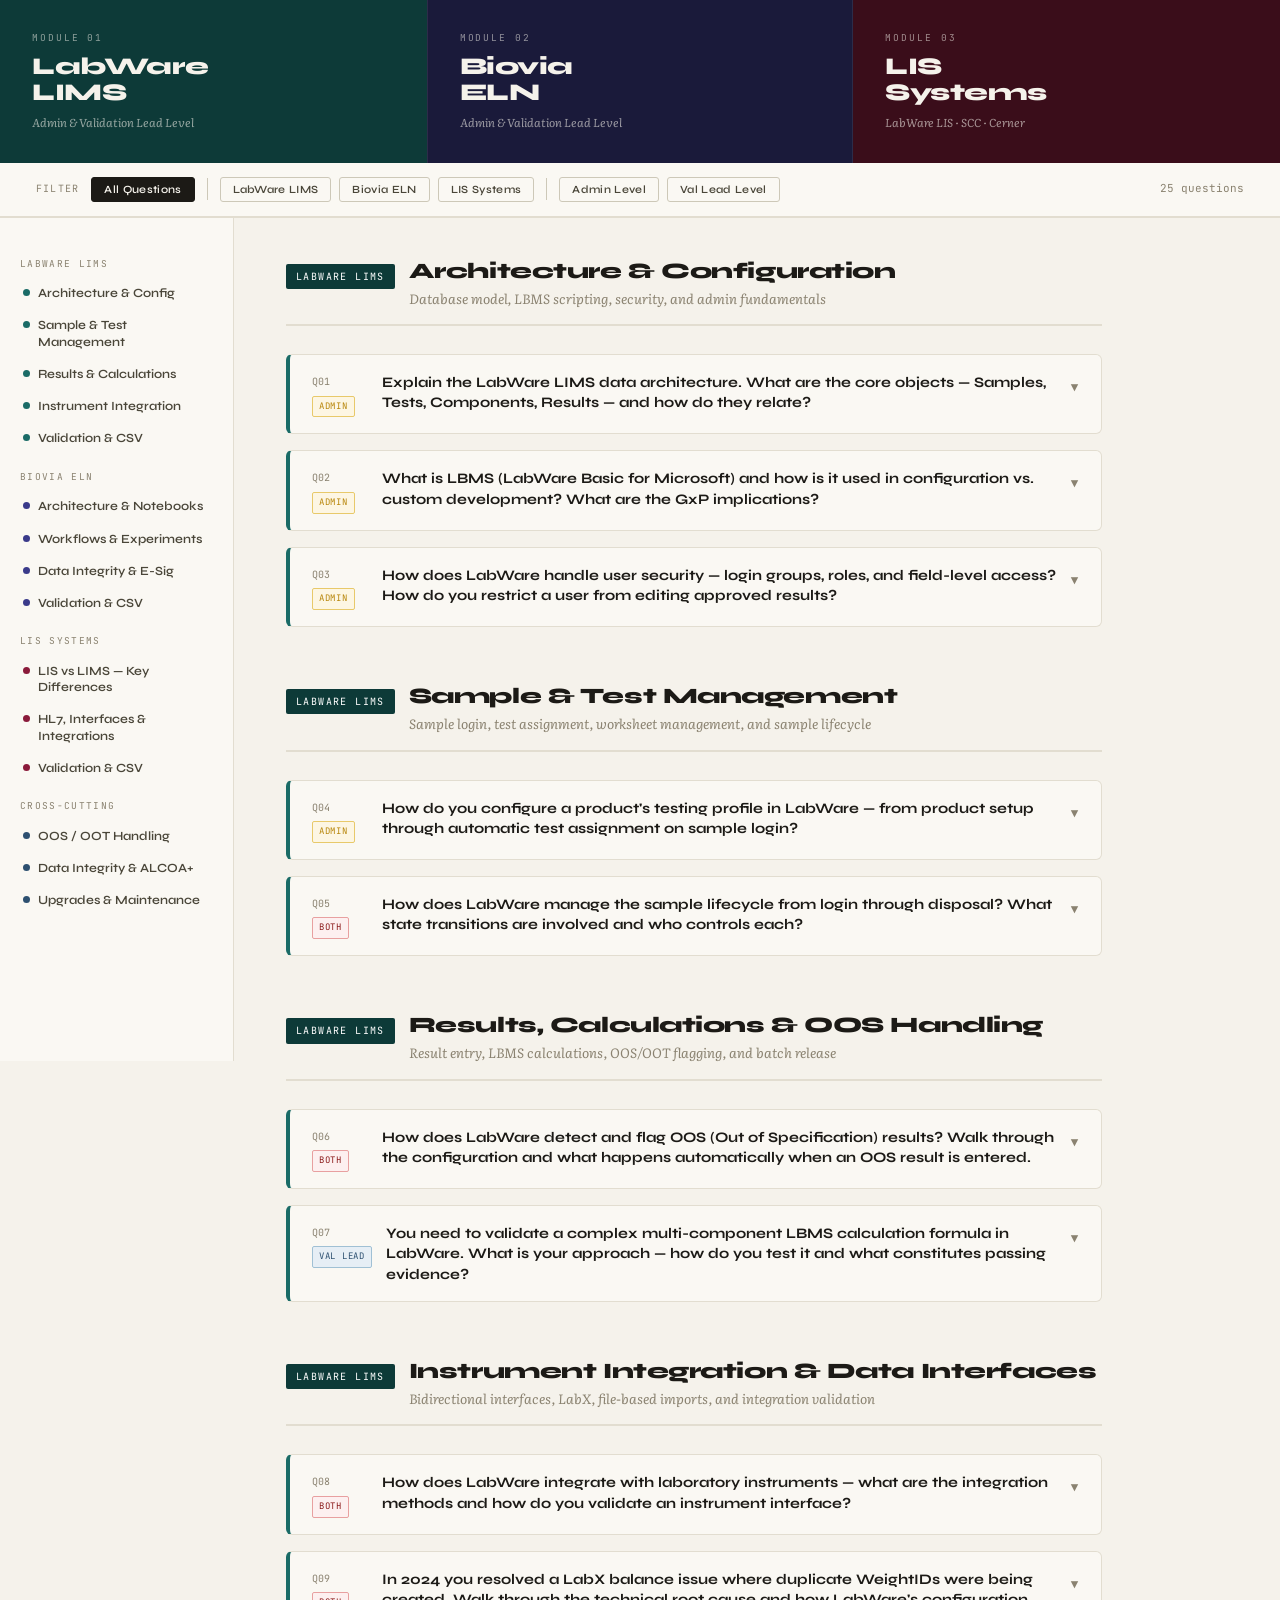
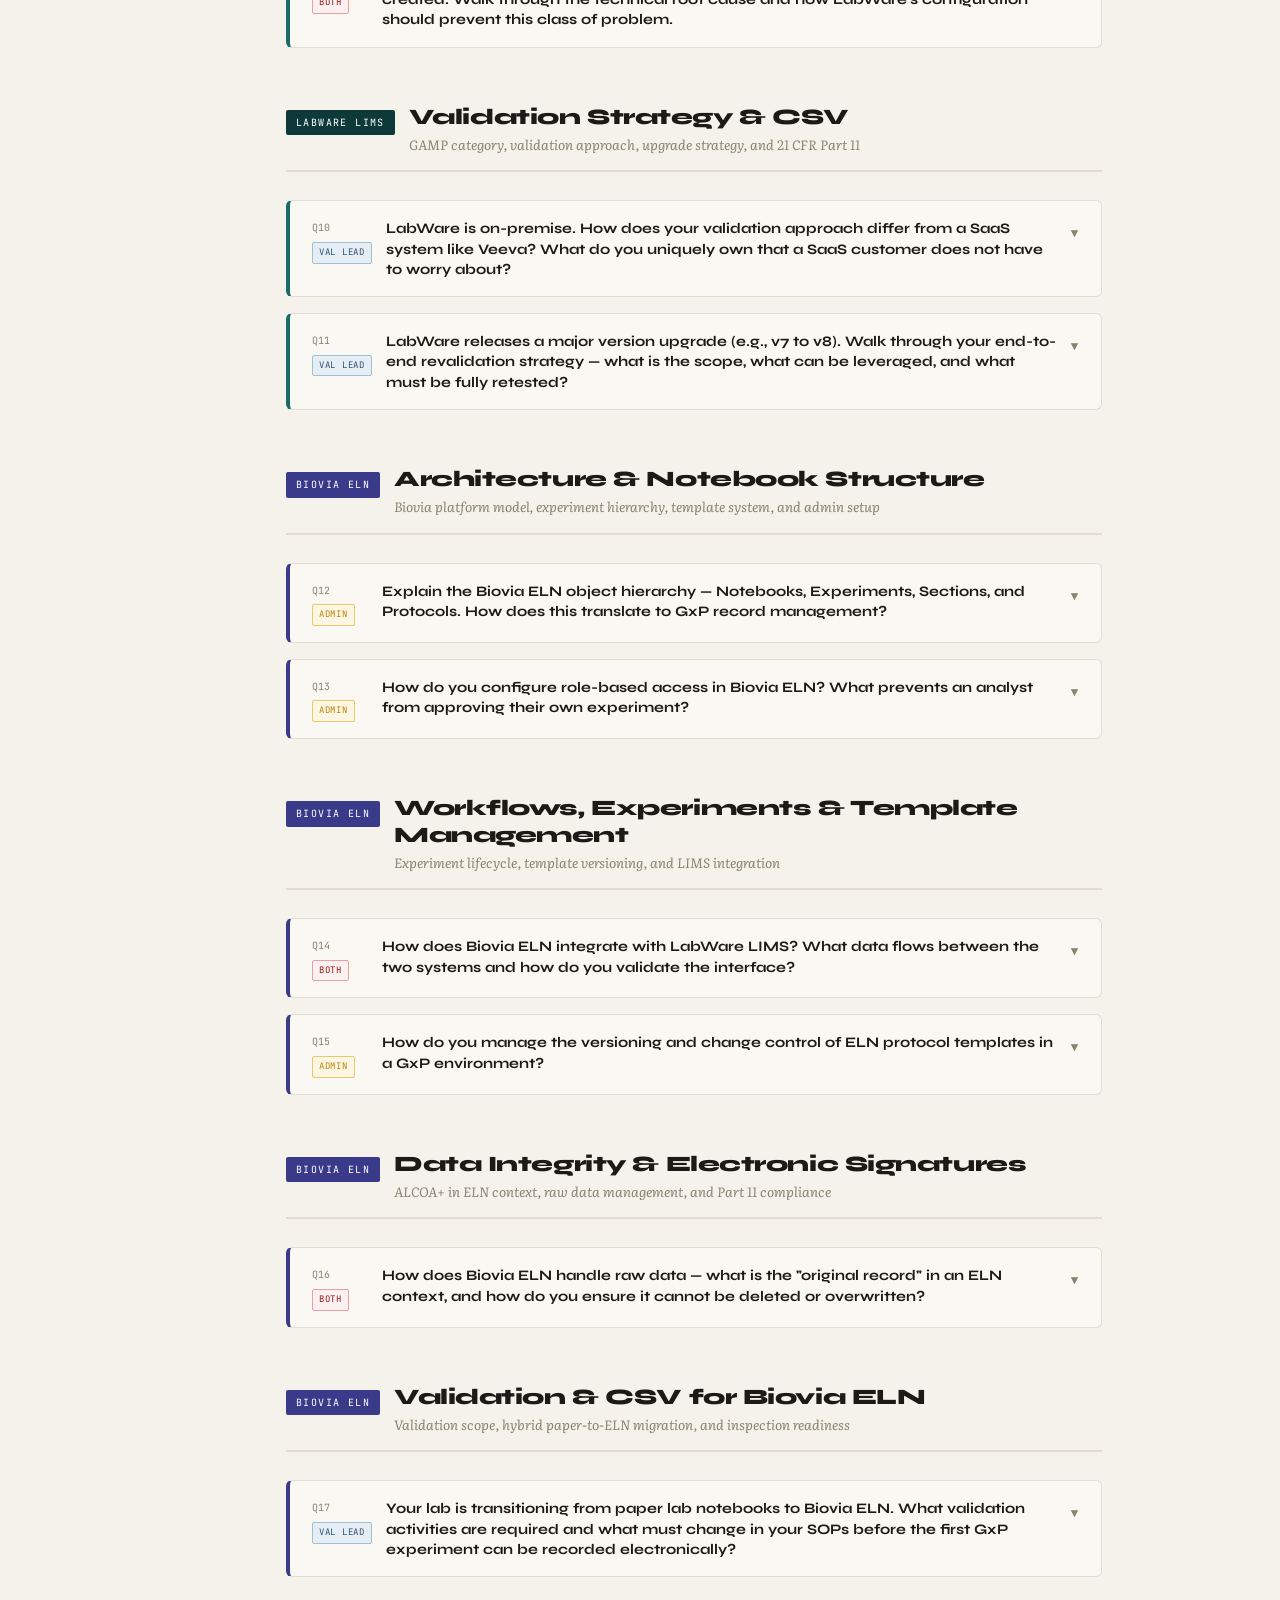
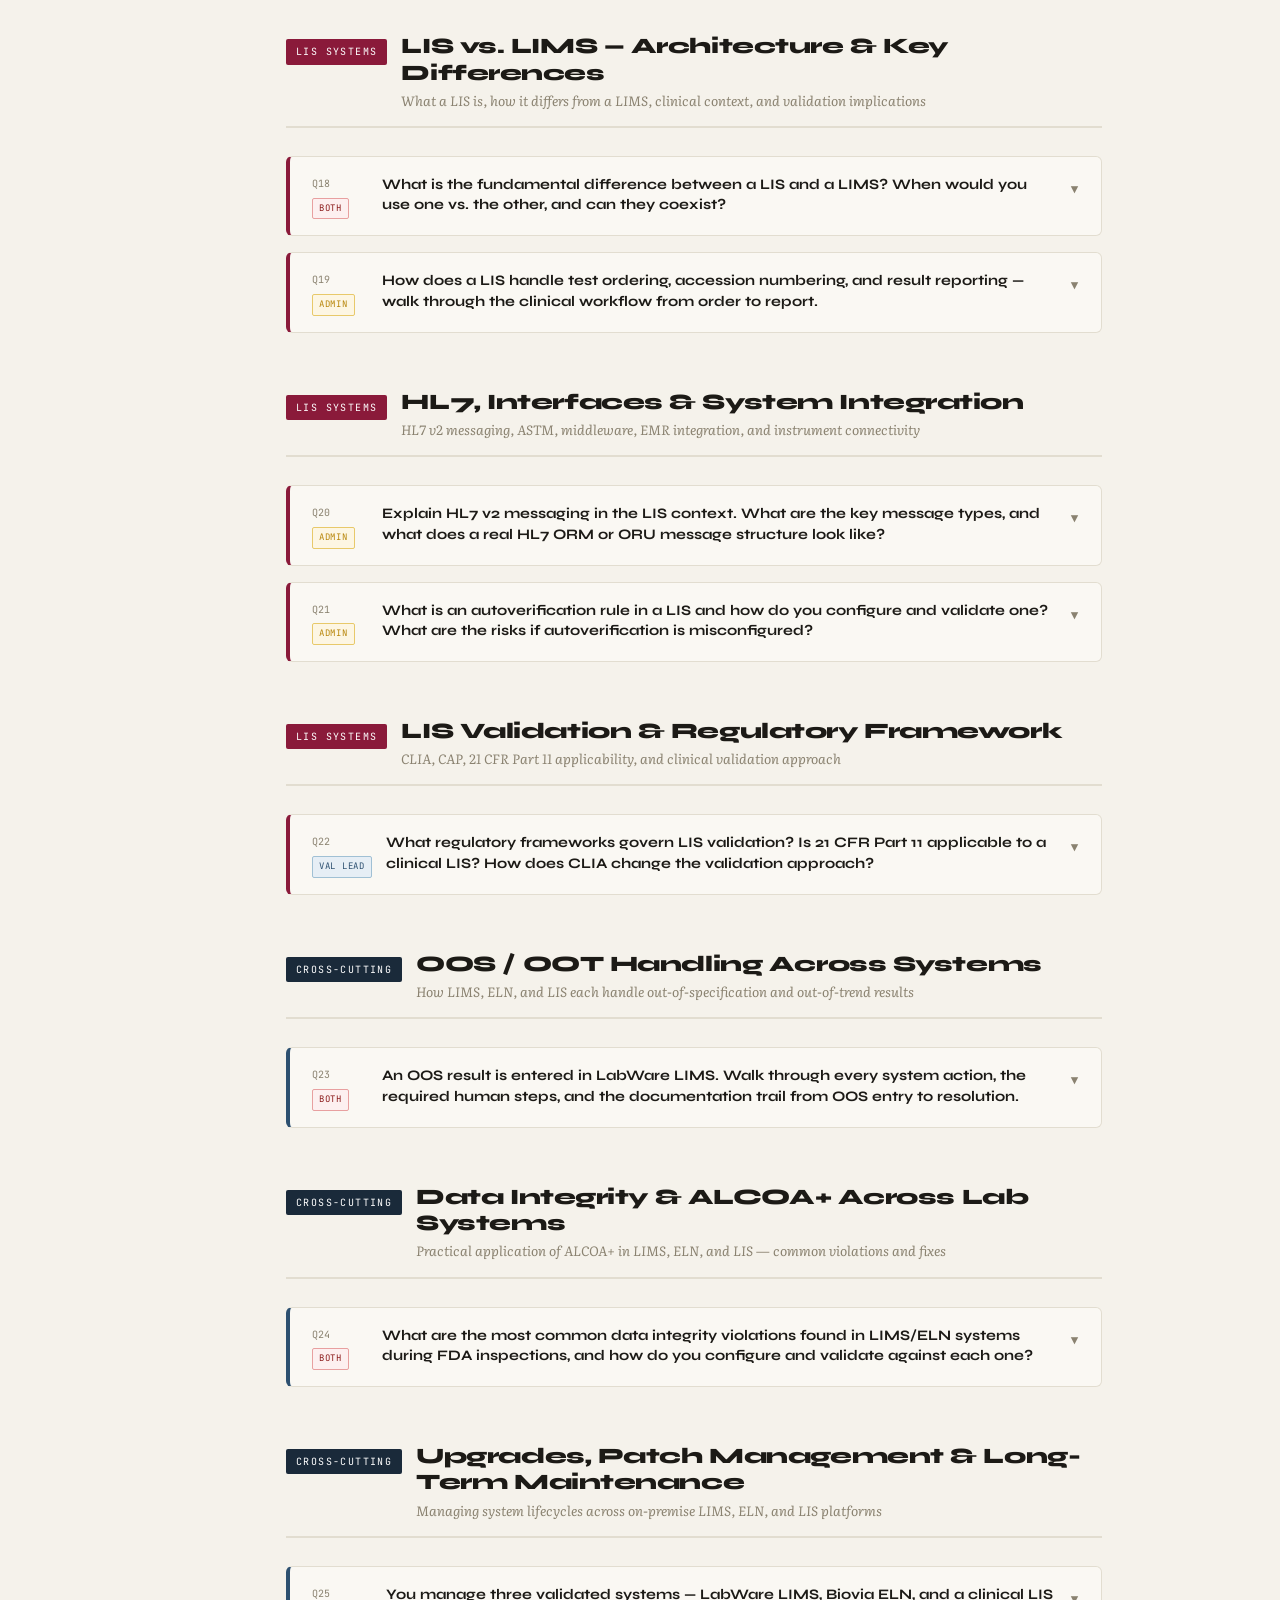
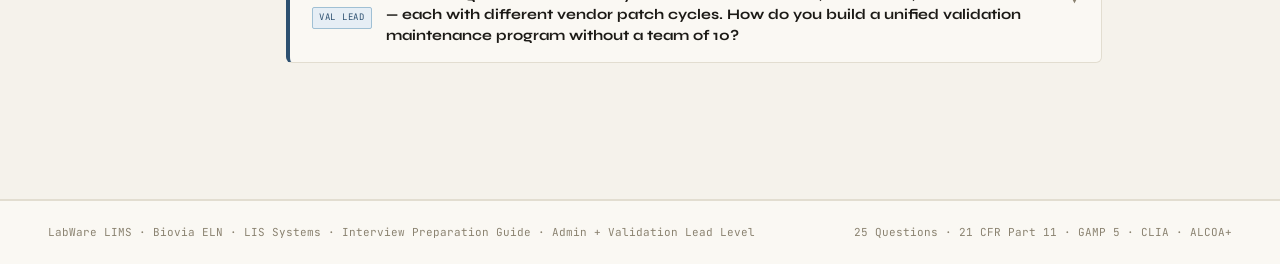
<file: kb/labware_eln_lis_qa.html>
<!DOCTYPE html>
<html lang="en">
<head>
<meta charset="UTF-8">
<meta name="viewport" content="width=device-width, initial-scale=1.0">
<title>LabWare LIMS · Biovia ELN · LIS — Interview Prep</title>
<style>
  @import url('https://fonts.googleapis.com/css2?family=Syne:wght@400;600;700;800&family=Literata:ital,opsz,wght@0,7..72,300;0,7..72,400;1,7..72,300&family=JetBrains+Mono:wght@300;400;500&display=swap');

  :root {
    --bg: #f5f2eb;
    --surface: #faf8f3;
    --surface2: #f0ece2;
    --border: #e2ddd0;
    --border2: #cdc8b8;
    --ink: #1c1a16;
    --ink2: #4a4639;
    --ink3: #8a8270;
    /* LabWare = deep teal */
    --lw: #0d3a38;
    --lw-light: #1a6b66;
    --lw-pale: #e6f4f3;
    /* Biovia ELN = indigo */
    --eln: #1a1a3a;
    --eln-light: #3a3a8a;
    --eln-pale: #ebebf8;
    /* LIS = burgundy */
    --lis: #3a0d1a;
    --lis-light: #8a1a3a;
    --lis-pale: #f8e6ec;
    /* cross-cutting = slate */
    --cross: #1a2a3a;
    --cross-light: #2d5070;
    --cross-pale: #e6eef5;
    --gold: #b8860b;
    --gold-pale: #fdf6e3;
    --red: #8b1a1a;
    --red-pale: #fdf0f0;
  }

  * { margin: 0; padding: 0; box-sizing: border-box; }

  body {
    background: var(--bg);
    color: var(--ink);
    font-family: 'Literata', Georgia, serif;
    font-size: 15px;
    line-height: 1.75;
  }

  /* ══ MASTHEAD ══ */
  .masthead {
    background: var(--ink);
    color: var(--bg);
    overflow: hidden;
  }

  .masthead-inner {
    display: grid;
    grid-template-columns: 1fr 1fr 1fr;
    min-height: 148px;
  }

  .masthead-lw   { background: var(--lw);  padding: 30px 32px; }
  .masthead-eln  { background: var(--eln); padding: 30px 32px; border-left: 1px solid rgba(255,255,255,0.08); border-right: 1px solid rgba(255,255,255,0.08); }
  .masthead-lis  { background: var(--lis); padding: 30px 32px; }

  .masthead-label {
    font-family: 'JetBrains Mono', monospace;
    font-size: 9.5px;
    letter-spacing: 0.2em;
    opacity: 0.55;
    margin-bottom: 7px;
    text-transform: uppercase;
  }

  .masthead-title {
    font-family: 'Syne', sans-serif;
    font-size: 24px;
    font-weight: 800;
    line-height: 1.1;
    letter-spacing: -0.02em;
  }

  .masthead-sub {
    font-size: 11.5px;
    opacity: 0.6;
    margin-top: 6px;
    font-style: italic;
  }

  /* ══ CONTROLS ══ */
  .controls {
    background: var(--surface);
    border-bottom: 2px solid var(--border);
    padding: 14px 36px;
    display: flex;
    align-items: center;
    gap: 8px;
    flex-wrap: wrap;
    position: sticky;
    top: 0;
    z-index: 100;
  }

  .filter-label {
    font-family: 'JetBrains Mono', monospace;
    font-size: 10px;
    letter-spacing: 0.12em;
    color: var(--ink3);
    text-transform: uppercase;
    margin-right: 4px;
  }

  .filter-btn {
    font-family: 'Syne', sans-serif;
    font-size: 11px;
    font-weight: 600;
    padding: 5px 12px;
    border-radius: 3px;
    border: 1.5px solid var(--border2);
    background: var(--surface);
    color: var(--ink2);
    cursor: pointer;
    transition: all 0.15s;
    letter-spacing: 0.03em;
  }

  .filter-btn:hover { background: var(--surface2); border-color: var(--ink3); }
  .filter-btn.active-all   { background: var(--ink); color: var(--bg); border-color: var(--ink); }
  .filter-btn.active-lw    { background: var(--lw); color: #fff; border-color: var(--lw); }
  .filter-btn.active-eln   { background: var(--eln-light); color: #fff; border-color: var(--eln-light); }
  .filter-btn.active-lis   { background: var(--lis-light); color: #fff; border-color: var(--lis-light); }
  .filter-btn.active-admin { background: var(--gold); color: #fff; border-color: var(--gold); }
  .filter-btn.active-val   { background: var(--cross-light); color: #fff; border-color: var(--cross-light); }

  .sep { width: 1px; height: 22px; background: var(--border2); margin: 0 4px; }

  .q-count { font-family: 'JetBrains Mono', monospace; font-size: 11px; color: var(--ink3); margin-left: auto; }

  /* ══ LAYOUT ══ */
  .layout { display: grid; grid-template-columns: 234px 1fr; max-width: 1300px; margin: 0 auto; }

  /* ══ SIDEBAR ══ */
  .sidebar {
    padding: 24px 0;
    border-right: 1px solid var(--border);
    position: sticky;
    top: 57px;
    height: calc(100vh - 57px);
    overflow-y: auto;
    background: var(--surface);
  }

  .sidebar::-webkit-scrollbar { width: 3px; }
  .sidebar::-webkit-scrollbar-thumb { background: var(--border2); }

  .nav-group-label {
    font-family: 'JetBrains Mono', monospace;
    font-size: 9.5px;
    letter-spacing: 0.14em;
    color: var(--ink3);
    text-transform: uppercase;
    padding: 14px 20px 5px;
  }

  .nav-item {
    display: flex;
    align-items: flex-start;
    gap: 8px;
    padding: 8px 20px;
    cursor: pointer;
    transition: all 0.12s;
    font-size: 12.5px;
    font-family: 'Syne', sans-serif;
    font-weight: 600;
    color: var(--ink2);
    border-left: 3px solid transparent;
    line-height: 1.3;
  }

  .nav-item:hover { background: var(--surface2); color: var(--ink); }
  .nav-item.active-lw  { color: var(--lw-light);  border-left-color: var(--lw-light);  background: var(--lw-pale); }
  .nav-item.active-eln { color: var(--eln-light); border-left-color: var(--eln-light); background: var(--eln-pale); }
  .nav-item.active-lis { color: var(--lis-light); border-left-color: var(--lis-light); background: var(--lis-pale); }
  .nav-item.active-cross { color: var(--cross-light); border-left-color: var(--cross-light); background: var(--cross-pale); }

  .nav-pip { width: 7px; height: 7px; border-radius: 50%; flex-shrink: 0; margin-top: 4px; }
  .pip-lw  { background: var(--lw-light); }
  .pip-eln { background: var(--eln-light); }
  .pip-lis { background: var(--lis-light); }
  .pip-cross { background: var(--cross-light); }

  /* ══ CONTENT ══ */
  .content { padding: 40px 52px 80px; max-width: 920px; }

  .section { margin-bottom: 56px; animation: fadeUp 0.4s ease both; }

  @keyframes fadeUp { from { opacity:0; transform:translateY(12px); } to { opacity:1; transform:translateY(0); } }

  .section-header { display: flex; align-items: flex-start; gap: 14px; margin-bottom: 28px; padding-bottom: 16px; border-bottom: 2px solid var(--border); }

  .section-tag { font-family: 'JetBrains Mono', monospace; font-size: 10px; letter-spacing: 0.14em; padding: 4px 10px; border-radius: 2px; text-transform: uppercase; white-space: nowrap; margin-top: 6px; flex-shrink: 0; }

  .tag-lw    { background: var(--lw);       color: #fff; }
  .tag-eln   { background: var(--eln-light); color: #fff; }
  .tag-lis   { background: var(--lis-light); color: #fff; }
  .tag-cross { background: var(--cross);     color: #fff; }

  .section-title { font-family: 'Syne', sans-serif; font-size: 22px; font-weight: 800; letter-spacing: -0.02em; line-height: 1.2; color: var(--ink); }
  .section-desc  { font-size: 13.5px; color: var(--ink3); font-style: italic; margin-top: 4px; line-height: 1.5; }

  /* ══ Q&A CARDS ══ */
  .qa-card { background: var(--surface); border: 1.5px solid var(--border); border-radius: 6px; margin-bottom: 16px; overflow: hidden; transition: border-color 0.15s; }
  .qa-card:hover { border-color: var(--border2); }
  .qa-card.lw-card    { border-left: 4px solid var(--lw-light); }
  .qa-card.eln-card   { border-left: 4px solid var(--eln-light); }
  .qa-card.lis-card   { border-left: 4px solid var(--lis-light); }
  .qa-card.cross-card { border-left: 4px solid var(--cross-light); }

  .qa-question { padding: 18px 22px 16px; cursor: pointer; display: flex; gap: 14px; align-items: flex-start; user-select: none; }
  .qa-question:hover { background: var(--surface2); }

  .q-meta { display: flex; flex-direction: column; gap: 5px; flex-shrink: 0; min-width: 56px; align-items: flex-start; }
  .q-num  { font-family: 'JetBrains Mono', monospace; font-size: 10px; color: var(--ink3); }

  .level-badge { font-family: 'JetBrains Mono', monospace; font-size: 9px; letter-spacing: 0.08em; padding: 2px 6px; border-radius: 2px; text-transform: uppercase; }
  .badge-admin  { background: var(--gold-pale);  color: var(--gold);       border: 1px solid #e8c96a; }
  .badge-val    { background: var(--cross-pale);  color: var(--cross-light); border: 1px solid #a0c0d4; }
  .badge-both2  { background: var(--red-pale);    color: var(--red);         border: 1px solid #e8a0a0; }

  .q-text    { font-family: 'Syne', sans-serif; font-size: 14.5px; font-weight: 700; color: var(--ink); line-height: 1.4; flex: 1; }
  .q-chevron { font-size: 12px; color: var(--ink3); transition: transform 0.2s; margin-top: 3px; flex-shrink: 0; }
  .qa-card.open .q-chevron { transform: rotate(180deg); }

  .qa-answer { display: none; padding: 0 22px 22px 22px; border-top: 1px solid var(--border); }
  .qa-card.open .qa-answer { display: block; }

  .answer-label { font-family: 'JetBrains Mono', monospace; font-size: 9.5px; letter-spacing: 0.14em; color: var(--ink3); text-transform: uppercase; margin: 16px 0 10px; }

  .answer-body { font-size: 14px; color: var(--ink2); line-height: 1.8; }
  .answer-body p { margin-bottom: 10px; }
  .answer-body p:last-child { margin-bottom: 0; }
  .answer-body strong { color: var(--ink); font-weight: 600; }
  .answer-body ul { list-style: none; padding: 0; margin: 10px 0; display: flex; flex-direction: column; gap: 6px; }
  .answer-body ul li { display: flex; gap: 10px; align-items: flex-start; font-size: 13.5px; }
  .answer-body ul li::before { content: '▸'; color: var(--ink3); font-size: 10px; margin-top: 5px; flex-shrink: 0; }
  .answer-body ol { padding-left: 20px; margin: 10px 0; display: flex; flex-direction: column; gap: 6px; }
  .answer-body ol li { font-size: 13.5px; color: var(--ink2); }

  .tip { background: var(--gold-pale); border-left: 3px solid var(--gold); border-radius: 0 4px 4px 0; padding: 12px 16px; margin: 12px 0; font-size: 13px; color: var(--ink2); font-style: italic; }
  .tip strong { color: var(--gold); font-style: normal; }

  .critical { background: var(--red-pale); border-left: 3px solid var(--red); border-radius: 0 4px 4px 0; padding: 12px 16px; margin: 12px 0; font-size: 13px; color: var(--ink2); }
  .critical strong { color: var(--red); }

  .code-snippet { font-family: 'JetBrains Mono', monospace; font-size: 12px; background: var(--surface2); border: 1px solid var(--border); border-radius: 4px; padding: 12px 16px; margin: 10px 0; color: var(--ink2); white-space: pre-wrap; line-height: 1.6; }

  .section.hidden { display: none; }
  .qa-card.hidden { display: none; }

  /* ══ PAGE FOOTER ══ */
  .page-footer { border-top: 2px solid var(--border); padding: 22px 48px; font-family: 'JetBrains Mono', monospace; font-size: 11px; color: var(--ink3); display: flex; justify-content: space-between; align-items: center; background: var(--surface); flex-wrap: wrap; gap: 8px; }
</style>
</head>
<body>

<!-- MASTHEAD -->
<div class="masthead">
  <div class="masthead-inner">
    <div class="masthead-lw">
      <div class="masthead-label">Module 01</div>
      <div class="masthead-title">LabWare<br>LIMS</div>
      <div class="masthead-sub">Admin &amp; Validation Lead Level</div>
    </div>
    <div class="masthead-eln">
      <div class="masthead-label">Module 02</div>
      <div class="masthead-title">Biovia<br>ELN</div>
      <div class="masthead-sub">Admin &amp; Validation Lead Level</div>
    </div>
    <div class="masthead-lis">
      <div class="masthead-label">Module 03</div>
      <div class="masthead-title">LIS<br>Systems</div>
      <div class="masthead-sub">LabWare LIS · SCC · Cerner</div>
    </div>
  </div>
</div>

<!-- CONTROLS -->
<div class="controls">
  <span class="filter-label">Filter</span>
  <button class="filter-btn active-all" onclick="filter('all',this)">All Questions</button>
  <div class="sep"></div>
  <button class="filter-btn" onclick="filter('lw',this)">LabWare LIMS</button>
  <button class="filter-btn" onclick="filter('eln',this)">Biovia ELN</button>
  <button class="filter-btn" onclick="filter('lis',this)">LIS Systems</button>
  <div class="sep"></div>
  <button class="filter-btn" onclick="filter('admin',this)">Admin Level</button>
  <button class="filter-btn" onclick="filter('val',this)">Val Lead Level</button>
  <span class="q-count" id="qcount">Loading...</span>
</div>

<!-- LAYOUT -->
<div class="layout">

  <!-- SIDEBAR -->
  <nav class="sidebar" id="sidebar">
    <div class="nav-group-label">LabWare LIMS</div>
    <div class="nav-item" onclick="jumpTo('lw-arch')"><div class="nav-pip pip-lw"></div>Architecture &amp; Config</div>
    <div class="nav-item" onclick="jumpTo('lw-sample')"><div class="nav-pip pip-lw"></div>Sample &amp; Test Management</div>
    <div class="nav-item" onclick="jumpTo('lw-results')"><div class="nav-pip pip-lw"></div>Results &amp; Calculations</div>
    <div class="nav-item" onclick="jumpTo('lw-instruments')"><div class="nav-pip pip-lw"></div>Instrument Integration</div>
    <div class="nav-item" onclick="jumpTo('lw-val')"><div class="nav-pip pip-lw"></div>Validation &amp; CSV</div>

    <div class="nav-group-label">Biovia ELN</div>
    <div class="nav-item" onclick="jumpTo('eln-arch')"><div class="nav-pip pip-eln"></div>Architecture &amp; Notebooks</div>
    <div class="nav-item" onclick="jumpTo('eln-workflow')"><div class="nav-pip pip-eln"></div>Workflows &amp; Experiments</div>
    <div class="nav-item" onclick="jumpTo('eln-data')"><div class="nav-pip pip-eln"></div>Data Integrity &amp; E-Sig</div>
    <div class="nav-item" onclick="jumpTo('eln-val')"><div class="nav-pip pip-eln"></div>Validation &amp; CSV</div>

    <div class="nav-group-label">LIS Systems</div>
    <div class="nav-item" onclick="jumpTo('lis-arch')"><div class="nav-pip pip-lis"></div>LIS vs LIMS — Key Differences</div>
    <div class="nav-item" onclick="jumpTo('lis-hl7')"><div class="nav-pip pip-lis"></div>HL7, Interfaces &amp; Integrations</div>
    <div class="nav-item" onclick="jumpTo('lis-val')"><div class="nav-pip pip-lis"></div>Validation &amp; CSV</div>

    <div class="nav-group-label">Cross-Cutting</div>
    <div class="nav-item" onclick="jumpTo('cross-oos')"><div class="nav-pip pip-cross"></div>OOS / OOT Handling</div>
    <div class="nav-item" onclick="jumpTo('cross-data')"><div class="nav-pip pip-cross"></div>Data Integrity &amp; ALCOA+</div>
    <div class="nav-item" onclick="jumpTo('cross-upgrade')"><div class="nav-pip pip-cross"></div>Upgrades &amp; Maintenance</div>
  </nav>

  <!-- CONTENT -->
  <div class="content">

    <!-- ═══════════════════════════
         LABWARE — ARCHITECTURE
    ═══════════════════════════ -->
    <div class="section" id="lw-arch" data-section="lw">
      <div class="section-header">
        <span class="section-tag tag-lw">LabWare LIMS</span>
        <div>
          <div class="section-title">Architecture &amp; Configuration</div>
          <div class="section-desc">Database model, LBMS scripting, security, and admin fundamentals</div>
        </div>
      </div>

      <div class="qa-card lw-card" data-tags="lw admin">
        <div class="qa-question" onclick="toggle(this)">
          <div class="q-meta"><span class="q-num">Q01</span><span class="level-badge badge-admin">Admin</span></div>
          <div class="q-text">Explain the LabWare LIMS data architecture. What are the core objects — Samples, Tests, Components, Results — and how do they relate?</div>
          <div class="q-chevron">▼</div>
        </div>
        <div class="qa-answer"><div class="answer-label">Answer</div><div class="answer-body">
          <p>LabWare uses a <strong>hierarchical object model</strong> built on an Oracle or SQL Server relational database, but abstracted through LabWare's own metadata layer:</p>
          <ul>
            <li><strong>Sample</strong> — The top-level GxP object. Represents a physical item submitted for analysis. Contains fields for product name, lot number, source, collection date, login date, status. Every analytical result in LabWare traces back to a Sample.</li>
            <li><strong>Test</strong> — An analytical procedure assigned to a sample. Each test maps to a method (pH, HPLC assay, microbial count). A sample can have many tests. Tests have their own lifecycle: Scheduled → In Progress → Completed → Approved.</li>
            <li><strong>Component</strong> — The individual measurable parameter within a test. E.g., within "HPLC Assay" test, components might be "Active Ingredient %", "Impurity A %", "Impurity B %". Each component has a specification limit (min/max) and a result value.</li>
            <li><strong>Result</strong> — The actual recorded value for a component. Result stores: entered value, calculated value (if formula applied), entered by, entered date, reviewed by, approved by, audit trail of any changes. The result object is the atomic unit of GxP data in LabWare.</li>
          </ul>
          <p><strong>Relationship chain:</strong> Sample → (has many) Tests → (has many) Components → (has one) Result per entry. Specifications are defined at the Product + Component level and evaluated at Result entry time.</p>
          <div class="tip"><strong>Val Lead view:</strong> Every level of this hierarchy is a GxP record requiring audit trail, e-signature for key state changes, and data integrity controls. Your OQ must test all four levels — sample creation, test assignment, result entry, and approval — as distinct validated functions.</div>
        </div></div>
      </div>

      <div class="qa-card lw-card" data-tags="lw admin">
        <div class="qa-question" onclick="toggle(this)">
          <div class="q-meta"><span class="q-num">Q02</span><span class="level-badge badge-admin">Admin</span></div>
          <div class="q-text">What is LBMS (LabWare Basic for Microsoft) and how is it used in configuration vs. custom development? What are the GxP implications?</div>
          <div class="q-chevron">▼</div>
        </div>
        <div class="qa-answer"><div class="answer-label">Answer</div><div class="answer-body">
          <p><strong>LBMS (LabWare Basic for Microsoft)</strong> is LabWare's built-in scripting language — a VBA-like syntax that runs inside the LabWare application server. It is used for:</p>
          <ul>
            <li><strong>Formula calculations</strong> — Custom result calculations beyond simple arithmetic (e.g., multi-component assay calculations, recovery corrections, statistical analysis)</li>
            <li><strong>Event triggers</strong> — Execute logic on save, on state change, on login (e.g., auto-assign tests based on product type, send notifications when results are OOS)</li>
            <li><strong>Data validation rules</strong> — Enforce business rules at entry time (e.g., require a specific field when another field has a particular value)</li>
            <li><strong>Interface scripts</strong> — Parse incoming instrument data files, map fields, handle errors</li>
            <li><strong>Report generation</strong> — Custom Crystal Reports or LBMS-driven output documents</li>
          </ul>
          <p><strong>Configuration vs. custom development:</strong> Standard LabWare configuration (product setup, test definitions, specification limits, user roles) is GAMP Cat 4. Any LBMS script written by your team is <strong>GAMP Cat 5</strong> — custom code — and requires its own code review, unit test documentation, and formal validation (OQ testing of every script that affects GxP data).</p>
          <div class="critical"><strong>Key risk:</strong> LBMS scripts are often written incrementally by administrators over years without formal change control. In a validated environment, every LBMS script must be version-controlled, documented in a Configuration Spec, and tested in the OQ. Undocumented scripts found during audit are a major finding. Conduct a script inventory as part of any periodic review.</div>
        </div></div>
      </div>

      <div class="qa-card lw-card" data-tags="lw admin">
        <div class="qa-question" onclick="toggle(this)">
          <div class="q-meta"><span class="q-num">Q03</span><span class="level-badge badge-admin">Admin</span></div>
          <div class="q-text">How does LabWare handle user security — login groups, roles, and field-level access? How do you restrict a user from editing approved results?</div>
          <div class="q-chevron">▼</div>
        </div>
        <div class="qa-answer"><div class="answer-label">Answer</div><div class="answer-body">
          <p>LabWare security is layered through <strong>Login Groups</strong> and <strong>Access Profiles</strong>:</p>
          <ul>
            <li><strong>Login Groups</strong> — Users are assigned to a group (e.g., QC Analyst, QC Supervisor, QA Reviewer, Admin). Groups define what menus, modules, and functions are visible.</li>
            <li><strong>Access Profiles</strong> — Control CRUD permissions per object type per group. Can be configured to table level, form level, and field level. E.g., QC Analyst can INSERT results but cannot UPDATE results that have already been approved.</li>
            <li><strong>Status-based locking</strong> — LabWare ties access to object status. Once a result is in "Approved" status, the status-based lock prevents any user (including admins) from editing the value without a formal data correction workflow that generates an audit trail entry.</li>
          </ul>
          <p><strong>Restricting edit of approved results:</strong></p>
          <div class="code-snippet">Access Profile: QC Analyst
Table: RESULT
  INSERT: YES (can enter new results)
  UPDATE: YES — only when STATUS = 'S' (Scheduled/In Progress)
  UPDATE: NO  — when STATUS = 'A' (Approved) or 'C' (Completed)

Override rule: Data Correction workflow required for post-approval edits
  → Creates new result record with audit trail linking to original
  → Requires Supervisor + QA e-signature
  → Original result preserved and marked as superseded</div>
          <div class="tip"><strong>OQ test:</strong> Log in as QC Analyst, approve a result, attempt to edit the result value directly — verify system blocks. Then initiate the Data Correction workflow — verify it creates an audit trail entry capturing original value, new value, reason, and requires elevated sign-off.</div>
        </div></div>
      </div>

    </div><!-- /lw-arch -->

    <!-- ═══════════════════════════
         LABWARE — SAMPLE & TEST MGMT
    ═══════════════════════════ -->
    <div class="section" id="lw-sample" data-section="lw">
      <div class="section-header">
        <span class="section-tag tag-lw">LabWare LIMS</span>
        <div>
          <div class="section-title">Sample &amp; Test Management</div>
          <div class="section-desc">Sample login, test assignment, worksheet management, and sample lifecycle</div>
        </div>
      </div>

      <div class="qa-card lw-card" data-tags="lw admin">
        <div class="qa-question" onclick="toggle(this)">
          <div class="q-meta"><span class="q-num">Q04</span><span class="level-badge badge-admin">Admin</span></div>
          <div class="q-text">How do you configure a product's testing profile in LabWare — from product setup through automatic test assignment on sample login?</div>
          <div class="q-chevron">▼</div>
        </div>
        <div class="qa-answer"><div class="answer-label">Answer</div><div class="answer-body">
          <p>The setup follows a <strong>Product → Analysis → Test → Component</strong> hierarchy:</p>
          <ol>
            <li><strong>Product/Matrix definition</strong> — Create the product record (e.g., Drug Product Tablet 500mg). Fields: product name, product code, matrix type (raw material, in-process, finished product, stability), storage conditions.</li>
            <li><strong>Analysis definition</strong> — Define what analyses are performed on this product (e.g., Identification, Assay, Dissolution, Microbial). Each analysis maps to a method reference.</li>
            <li><strong>Test Plan</strong> — Attach analyses to the product. Configure: which tests are required for which sample type (release vs. stability), what test schedule applies, whether tests are mandatory or conditional.</li>
            <li><strong>Component &amp; Spec setup</strong> — For each test, define components (individual parameters) and their specifications: lower limit, upper limit, target, units, number of decimal places, rounding rules.</li>
            <li><strong>Auto-assignment on login</strong> — Configure the login form to auto-generate tests when a sample is logged in: based on product, sample type, and purpose (e.g., Release, Stability T=3mo). LabWare reads the test plan and creates the test records automatically.</li>
          </ol>
          <div class="tip"><strong>Config efficiency:</strong> LabWare supports <strong>Test Plan Templates</strong> — create once for a product family, then inherit and modify for individual products. Changes to a template apply to all products using it — manage carefully in a validated environment, as a template change affects all linked products and may require re-validation of all affected product configurations.</div>
        </div></div>
      </div>

      <div class="qa-card lw-card" data-tags="lw admin val">
        <div class="qa-question" onclick="toggle(this)">
          <div class="q-meta"><span class="q-num">Q05</span><span class="level-badge badge-both2">Both</span></div>
          <div class="q-text">How does LabWare manage the sample lifecycle from login through disposal? What state transitions are involved and who controls each?</div>
          <div class="q-chevron">▼</div>
        </div>
        <div class="qa-answer"><div class="answer-label">Answer</div><div class="answer-body">
          <p>The standard LabWare sample lifecycle state machine:</p>
          <ul>
            <li><strong>Scheduled (U)</strong> — Sample registered, tests assigned, awaiting analysis. Lab supervisor can review and modify at this stage.</li>
            <li><strong>In Progress (I)</strong> — First result entered. Sample is actively being tested. Analysts can enter results; supervisor can review.</li>
            <li><strong>Completed (C)</strong> — All results entered and reviewed by analyst. Pending QA/supervisor approval. No new result entry allowed without workflow.</li>
            <li><strong>Approved (A)</strong> — QA or designated supervisor has reviewed and e-signed approval. Sample data is locked. This is the final GxP-significant state for data release purposes.</li>
            <li><strong>Disposed (D)</strong> — Physical sample disposed per retention policy. Disposal date, method, and authorizer recorded. Data record persists permanently.</li>
            <li><strong>Cancelled (X)</strong> — Sample withdrawn before completion. Reason required. Audit trail preserved.</li>
          </ul>
          <p><strong>Who controls transitions:</strong> Login Groups + status-based access profiles. Only QA/Supervisor login group can move a sample from Completed to Approved. Analysts cannot self-approve. Admin can override in emergency with documented justification — but this action is captured in the audit trail and is visible to auditors.</p>
          <div class="critical"><strong>Validation scope:</strong> Each state transition is an OQ test case. Critical negative tests: Analyst attempts to approve own sample (system blocks). Approved sample result attempted edit (system blocks). Cancelled sample attempted reinstatement without documentation (system blocks).</div>
        </div></div>
      </div>

    </div><!-- /lw-sample -->

    <!-- ═══════════════════════════
         LABWARE — RESULTS & CALCS
    ═══════════════════════════ -->
    <div class="section" id="lw-results" data-section="lw">
      <div class="section-header">
        <span class="section-tag tag-lw">LabWare LIMS</span>
        <div>
          <div class="section-title">Results, Calculations &amp; OOS Handling</div>
          <div class="section-desc">Result entry, LBMS calculations, OOS/OOT flagging, and batch release</div>
        </div>
      </div>

      <div class="qa-card lw-card" data-tags="lw admin val">
        <div class="qa-question" onclick="toggle(this)">
          <div class="q-meta"><span class="q-num">Q06</span><span class="level-badge badge-both2">Both</span></div>
          <div class="q-text">How does LabWare detect and flag OOS (Out of Specification) results? Walk through the configuration and what happens automatically when an OOS result is entered.</div>
          <div class="q-chevron">▼</div>
        </div>
        <div class="qa-answer"><div class="answer-label">Answer</div><div class="answer-body">
          <p>LabWare compares every entered result against the specification limits defined on the component. The OOS detection is automatic and immediate:</p>
          <ol>
            <li><strong>Spec evaluation on entry</strong> — As soon as the analyst enters a result value and saves, LabWare evaluates: is the value within the spec limits (lower limit ≤ result ≤ upper limit)? If outside limits, the result is immediately flagged as OOS.</li>
            <li><strong>OOS flag on result</strong> — The result record's OOS indicator is set to TRUE. The result row is visually highlighted (typically red). The analyst cannot proceed to complete the sample without acknowledging and investigating the OOS.</li>
            <li><strong>Automatic OOS record</strong> — Depending on configuration, LabWare can auto-create an OOS investigation record (linked to the result) in a separate OOS module or trigger an external QMS notification. The OOS record captures: test, component, specification limits, actual result, analyst, date/time.</li>
            <li><strong>Workflow trigger</strong> — OOS results prevent the sample from moving to Completed status until the OOS investigation is either resolved (retest confirms OOS, formal investigation opened) or invalidated (root cause identified as lab error, with documented justification and QA approval).</li>
          </ol>
          <div class="tip"><strong>OOT (Out of Trend):</strong> LabWare also supports OOT detection for stability data — results within spec but showing a statistically concerning trend. OOT is configured separately with trend limits (often tighter than spec limits) and triggers a different, lower-severity workflow. OOT does not block batch release but generates a notification for the stability team.</div>
        </div></div>
      </div>

      <div class="qa-card lw-card" data-tags="lw val">
        <div class="qa-question" onclick="toggle(this)">
          <div class="q-meta"><span class="q-num">Q07</span><span class="level-badge badge-val">Val Lead</span></div>
          <div class="q-text">You need to validate a complex multi-component LBMS calculation formula in LabWare. What is your approach — how do you test it and what constitutes passing evidence?</div>
          <div class="q-chevron">▼</div>
        </div>
        <div class="qa-answer"><div class="answer-label">Answer</div><div class="answer-body">
          <p>LBMS calculation scripts are GAMP Cat 5 — they require formal validation as custom code. My approach:</p>
          <ol>
            <li><strong>Document the formula</strong> — Write the formula specification in plain mathematical notation in the FRS. Define all input variables, their data types and units, the formula logic, and the expected output range. This is the "expected result" baseline before any testing.</li>
            <li><strong>Independent calculation</strong> — Calculate the expected result manually (or in a validated spreadsheet) using the formula spec and a set of representative test data inputs. This pre-defined expected result is the basis for OQ test script expected values.</li>
            <li><strong>Test data matrix</strong> — Design test cases covering: (a) nominal values within spec, (b) boundary values (at limit exactly), (c) extreme low and high inputs, (d) zero inputs where applicable, (e) null/missing inputs to test error handling.</li>
            <li><strong>OQ execution</strong> — Enter each test input set into LabWare in the QA vault, execute the calculation, record the system-generated result, compare to the independently-calculated expected result. Tolerance: typically exact match or within rounding rules defined in the FRS.</li>
            <li><strong>Evidence package</strong> — OQ test script with pre-defined expected values, executed with actual results, tester signature, reviewer signature. Screenshots of system output for each test case. Any deviations documented and resolved before sign-off.</li>
          </ol>
          <div class="critical"><strong>Never accept "it looks right" as evidence.</strong> The expected value must be pre-defined before test execution, independently calculated, and documented in the protocol before running the test. Post-hoc expected values calculated after seeing the system output are not acceptable GxP evidence — they prove nothing.</div>
        </div></div>
      </div>

    </div><!-- /lw-results -->

    <!-- ═══════════════════════════
         LABWARE — INSTRUMENT INTEGRATION
    ═══════════════════════════ -->
    <div class="section" id="lw-instruments" data-section="lw">
      <div class="section-header">
        <span class="section-tag tag-lw">LabWare LIMS</span>
        <div>
          <div class="section-title">Instrument Integration &amp; Data Interfaces</div>
          <div class="section-desc">Bidirectional interfaces, LabX, file-based imports, and integration validation</div>
        </div>
      </div>

      <div class="qa-card lw-card" data-tags="lw admin val">
        <div class="qa-question" onclick="toggle(this)">
          <div class="q-meta"><span class="q-num">Q08</span><span class="level-badge badge-both2">Both</span></div>
          <div class="q-text">How does LabWare integrate with laboratory instruments — what are the integration methods and how do you validate an instrument interface?</div>
          <div class="q-chevron">▼</div>
        </div>
        <div class="qa-answer"><div class="answer-label">Answer</div><div class="answer-body">
          <p>LabWare supports several instrument integration patterns:</p>
          <ul>
            <li><strong>File-based import (flat file / ASCII)</strong> — Instrument exports a CSV or text file to a watched folder. LabWare's import engine (LBMS-driven) polls the folder, parses the file, maps fields to result records, and imports. Most common and simplest method.</li>
            <li><strong>Direct database connection</strong> — LabWare connects to the instrument data system's database (e.g., Empower, Chromeleon) and queries results directly. Requires the instrument system's DB to be accessible and a validated mapping layer.</li>
            <li><strong>Middleware / broker</strong> — An intermediary (e.g., LabX, NuGenesis, custom middleware) sits between the instrument and LabWare, handling format conversion, error management, and bi-directional communication. Used for complex multi-instrument environments.</li>
            <li><strong>Bidirectional (sample login push)</strong> — LabWare pushes the worklist (sample ID, test, method) to the instrument controller. Instrument runs the analysis and pushes results back. Reduces manual transcription to zero.</li>
          </ul>
          <p><strong>Validating an instrument interface:</strong></p>
          <ol>
            <li><strong>URS</strong>: Define what data must transfer, in what direction, with what field mapping and error handling.</li>
            <li><strong>IQ</strong>: Confirm the interface is installed, configured, and the communication path is active.</li>
            <li><strong>OQ</strong>: (a) Import known test data files — verify every field maps correctly, values match exactly. (b) Test with intentionally malformed files — verify error is caught and not silently imported. (c) Test duplicate prevention — same file imported twice should not create duplicate results. (d) Verify audit trail shows "source: instrument import" vs. "source: manual entry."</li>
          </ol>
          <div class="critical"><strong>Data integrity rule:</strong> Instrument-imported results must be distinguishable in the audit trail from manually-entered results. The import source (filename, instrument ID, import timestamp) must be recorded on the result record. This traceability is a 21 CFR Part 11 requirement and an ALCOA "Attributable" obligation.</div>
        </div></div>
      </div>

      <div class="qa-card lw-card" data-tags="lw admin val">
        <div class="qa-question" onclick="toggle(this)">
          <div class="q-meta"><span class="q-num">Q09</span><span class="level-badge badge-both2">Both</span></div>
          <div class="q-text">In 2024 you resolved a LabX balance issue where duplicate WeightIDs were being created. Walk through the technical root cause and how LabWare's configuration should prevent this class of problem.</div>
          <div class="q-chevron">▼</div>
        </div>
        <div class="qa-answer"><div class="answer-label">Answer</div><div class="answer-body">
          <p>The root cause was a <strong>missing uniqueness constraint on the WeightID field</strong> in the LabX balance ELN workflow. LabX was passing task/weighing records to LabWare via a file interface, and the WeightID — which should be a unique identifier per weighing event — had no uniqueness enforcement at either the LabX configuration layer or the LabWare import validation layer.</p>
          <p><strong>The LabWare configuration fix:</strong></p>
          <ul>
            <li><strong>Import validation script</strong> — Added a pre-import LBMS validation check: before accepting an incoming WeightID from LabX, query the LabWare result table to confirm no existing record carries that WeightID. If a match is found, reject the import with a logged error rather than silently creating a duplicate.</li>
            <li><strong>Unique index at DB layer</strong> — Added a unique index on the WeightID column in the relevant LabWare table. This is a database-level enforcement — even if the application-layer check was bypassed, the database would reject the insert.</li>
            <li><strong>Error notification</strong> — Configured the import engine to send an email alert to the lab supervisor whenever an import is rejected due to a duplicate key, so the issue is visible immediately rather than silently failing.</li>
          </ul>
          <p><strong>Preventive config review added to SOP:</strong> Any field that serves as a unique identifier in LabWare (WeightID, SampleID, BarCode) must have both an application-layer uniqueness check in the import script AND a database-level unique index. This is now a checklist item in the config review SOP for all new interface configurations.</p>
          <div class="tip"><strong>Validation evidence:</strong> OQ test case added to regression library: "Attempt to import LabX file containing a duplicate WeightID — verify system rejects with error log entry and no duplicate result created." Run on every LabWare release regression cycle.</div>
        </div></div>
      </div>

    </div><!-- /lw-instruments -->

    <!-- ═══════════════════════════
         LABWARE — VALIDATION
    ═══════════════════════════ -->
    <div class="section" id="lw-val" data-section="lw">
      <div class="section-header">
        <span class="section-tag tag-lw">LabWare LIMS</span>
        <div>
          <div class="section-title">Validation Strategy &amp; CSV</div>
          <div class="section-desc">GAMP category, validation approach, upgrade strategy, and 21 CFR Part 11</div>
        </div>
      </div>

      <div class="qa-card lw-card" data-tags="lw val">
        <div class="qa-question" onclick="toggle(this)">
          <div class="q-meta"><span class="q-num">Q10</span><span class="level-badge badge-val">Val Lead</span></div>
          <div class="q-text">LabWare is on-premise. How does your validation approach differ from a SaaS system like Veeva? What do you uniquely own that a SaaS customer does not have to worry about?</div>
          <div class="q-chevron">▼</div>
        </div>
        <div class="qa-answer"><div class="answer-label">Answer</div><div class="answer-body">
          <p>On-premise LabWare is <strong>GAMP Category 4</strong> (configured COTS). Unlike SaaS, you own the full infrastructure stack:</p>
          <ul>
            <li><strong>IQ is fully yours</strong> — You qualify the server hardware, OS, database, LabWare application installation, network configuration, backup system, and DR plan. SaaS customers get this from the vendor. On-premise, every item in the IQ checklist is your responsibility to test and document.</li>
            <li><strong>Upgrades are fully controlled by you</strong> — No vendor can push a patch to your PROD without your knowledge and change control. This is a benefit (control) and a burden (you must proactively manage patch cycles, security updates, and version upgrades).</li>
            <li><strong>Database access means more config risk</strong> — Unlike SaaS where admins work through a UI, LabWare admins can run SQL directly against the database. This power requires strict DBA access controls, and any DB-level change must be change-controlled and validated.</li>
            <li><strong>Performance is your responsibility</strong> — Server sizing, database tuning, backup windows, disaster recovery tests. SaaS abstracts this. On-premise means your validation must address these infrastructure elements.</li>
            <li><strong>LBMS scripts are your code</strong> — Every custom script is Cat 5. You must version-control, document, and formally validate each one. SaaS platforms either don't allow custom code or sandbox it tightly.</li>
          </ul>
          <div class="tip"><strong>Practical implication:</strong> Your Validation Master Plan for on-premise LabWare will be significantly longer than for a SaaS LIMS. IQ alone may be 20–30 test cases covering infrastructure. Budget for this — it is often underestimated in project planning.</div>
        </div></div>
      </div>

      <div class="qa-card lw-card" data-tags="lw val">
        <div class="qa-question" onclick="toggle(this)">
          <div class="q-meta"><span class="q-num">Q11</span><span class="level-badge badge-val">Val Lead</span></div>
          <div class="q-text">LabWare releases a major version upgrade (e.g., v7 to v8). Walk through your end-to-end revalidation strategy — what is the scope, what can be leveraged, and what must be fully retested?</div>
          <div class="q-chevron">▼</div>
        </div>
        <div class="qa-answer"><div class="answer-label">Answer</div><div class="answer-body">
          <ol>
            <li><strong>Gap analysis</strong> — Compare v7 and v8 release documentation. Identify: new features, changed features, deprecated features, known resolved bugs. Categorize each change by GxP impact.</li>
            <li><strong>What can be leveraged (not re-tested from scratch):</strong>
              <ul>
                <li>Infrastructure IQ — if running on same server, hardware IQ evidence carries forward (document with a rationale statement)</li>
                <li>Standard platform features unchanged by the upgrade — document that they were assessed and determined unchanged, with a formal rationale</li>
                <li>Vendor-supplied testing for platform core features (if LabWare provides validation documentation for v8)</li>
              </ul>
            </li>
            <li><strong>What must be fully retested:</strong>
              <ul>
                <li>All LBMS scripts — verify behavior is identical under new version (syntax changes between major versions can silently alter script behavior)</li>
                <li>All instrument interfaces — data format parsing, field mapping, error handling</li>
                <li>All configured calculations and OOS logic</li>
                <li>All user role and access profile configurations — major versions sometimes change the security model</li>
                <li>Reports and COA generation — output format and data accuracy</li>
                <li>All e-signature and audit trail functions (21 CFR Part 11 compliance verification)</li>
              </ul>
            </li>
            <li><strong>UAT in parallel environment</strong> — Upgrade a cloned environment first. Run the full regression suite. Have business users execute end-to-end workflows. Sign UAT before scheduling production upgrade window.</li>
            <li><strong>Upgrade window and rollback plan</strong> — Defined downtime, backup taken and verified immediately before upgrade, rollback procedure tested in the clone environment, go/no-go criteria defined (if UAT has open criticals → roll back, do not go live).</li>
          </ol>
        </div></div>
      </div>

    </div><!-- /lw-val -->

    <!-- ═══════════════════════════
         BIOVIA ELN — ARCHITECTURE
    ═══════════════════════════ -->
    <div class="section" id="eln-arch" data-section="eln">
      <div class="section-header">
        <span class="section-tag tag-eln">Biovia ELN</span>
        <div>
          <div class="section-title">Architecture &amp; Notebook Structure</div>
          <div class="section-desc">Biovia platform model, experiment hierarchy, template system, and admin setup</div>
        </div>
      </div>

      <div class="qa-card eln-card" data-tags="eln admin">
        <div class="qa-question" onclick="toggle(this)">
          <div class="q-meta"><span class="q-num">Q12</span><span class="level-badge badge-admin">Admin</span></div>
          <div class="q-text">Explain the Biovia ELN object hierarchy — Notebooks, Experiments, Sections, and Protocols. How does this translate to GxP record management?</div>
          <div class="q-chevron">▼</div>
        </div>
        <div class="qa-answer"><div class="answer-label">Answer</div><div class="answer-body">
          <p>Biovia (formerly Accelrys) ELN uses a <strong>document-centric hierarchy</strong> that mirrors a physical lab notebook:</p>
          <ul>
            <li><strong>Notebook</strong> — Top-level container. Belongs to a user or a team. Analogous to a physical lab notebook volume. Access-controlled at this level. In a GxP environment, notebooks are typically project- or department-scoped (e.g., "QC Release Testing 2024").</li>
            <li><strong>Experiment</strong> — An individual experimental record within a notebook. Contains all data, observations, calculations, and conclusions for one analytical session or study. The experiment is the primary GxP record — it has its own lifecycle (In Progress → Submitted → Reviewed → Approved), e-signature events, and audit trail.</li>
            <li><strong>Section</strong> — A structured subsection within an experiment. Sections have defined types: Header (metadata), Protocol (procedure steps), Results (tabular data entry), Discussion (narrative), Attachment (supporting files). Sections enforce data capture structure.</li>
            <li><strong>Protocol Template</strong> — A pre-approved, locked-down experimental procedure that users instantiate rather than write from scratch. In a GxP lab, all analytical procedures should exist as validated protocol templates, ensuring every analyst follows the same standardized format and captures all required data fields.</li>
          </ul>
          <p><strong>GxP implication:</strong> The Experiment is the unit of record that QA signs off. Everything in the experiment — protocol steps, entered values, calculations, instrument attachments — forms the complete analytical record. The experiment audit trail must capture every edit to every field from first entry to final QA approval.</p>
          <div class="tip"><strong>Template governance:</strong> Protocol templates must be version-controlled and approved in the ELN before being made available to users. A change to a template must go through change control. Users working from an old template version while a new one is active must be identified and managed — this is a common gap found in inspections.</div>
        </div></div>
      </div>

      <div class="qa-card eln-card" data-tags="eln admin">
        <div class="qa-question" onclick="toggle(this)">
          <div class="q-meta"><span class="q-num">Q13</span><span class="level-badge badge-admin">Admin</span></div>
          <div class="q-text">How do you configure role-based access in Biovia ELN? What prevents an analyst from approving their own experiment?</div>
          <div class="q-chevron">▼</div>
        </div>
        <div class="qa-answer"><div class="answer-label">Answer</div><div class="answer-body">
          <p>Biovia ELN uses <strong>Roles</strong> assigned at the system level, combined with <strong>Workflow configurations</strong> that enforce separation of duties:</p>
          <ul>
            <li><strong>System Roles</strong> — Author, Reviewer, Approver, Administrator. Each role has defined permissions: Authors can create and edit experiments. Reviewers can submit comments but not approve. Approvers can give final sign-off. Admins manage system configuration.</li>
            <li><strong>Experiment workflow</strong> — The review/approval workflow is configured to require a different user at each stage. The system enforces: "The Approver cannot be the same user as the Author." This is a core 21 CFR Part 11 separation-of-duties control.</li>
            <li><strong>Group-based routing</strong> — Approval tasks can be routed to a specific group (e.g., "QA Approvers") rather than a named individual, ensuring coverage and preventing bottlenecks.</li>
          </ul>
          <div class="critical"><strong>Self-approval prevention — OQ test (mandatory):</strong> Create an experiment as User A. Submit for approval. Attempt to approve as User A. System must reject with an error: "Approver cannot be the same as the Author." This is one of the most commonly cited Part 11 failures when it's misconfigured or manually bypassed. The test must be documented in the OQ and the expected result must be "system blocks."</div>
        </div></div>
      </div>

    </div><!-- /eln-arch -->

    <!-- ═══════════════════════════
         BIOVIA ELN — WORKFLOWS
    ═══════════════════════════ -->
    <div class="section" id="eln-workflow" data-section="eln">
      <div class="section-header">
        <span class="section-tag tag-eln">Biovia ELN</span>
        <div>
          <div class="section-title">Workflows, Experiments &amp; Template Management</div>
          <div class="section-desc">Experiment lifecycle, template versioning, and LIMS integration</div>
        </div>
      </div>

      <div class="qa-card eln-card" data-tags="eln admin val">
        <div class="qa-question" onclick="toggle(this)">
          <div class="q-meta"><span class="q-num">Q14</span><span class="level-badge badge-both2">Both</span></div>
          <div class="q-text">How does Biovia ELN integrate with LabWare LIMS? What data flows between the two systems and how do you validate the interface?</div>
          <div class="q-chevron">▼</div>
        </div>
        <div class="qa-answer"><div class="answer-label">Answer</div><div class="answer-body">
          <p>The ELN-LIMS integration is a bidirectional data flow — the two systems complement each other in the analytical workflow:</p>
          <ul>
            <li><strong>LIMS → ELN (worklist push):</strong> LabWare pushes the sample worklist to Biovia ELN — sample IDs, tests to be performed, method references. The analyst in ELN receives a pre-populated experiment template with the correct samples and tests pre-loaded, eliminating manual transcription of sample IDs.</li>
            <li><strong>ELN → LIMS (results pull):</strong> After the analyst completes the experiment and records results in the ELN, the final approved result values are transferred to LabWare LIMS — the system of record for batch release. LabWare receives the results and populates the corresponding sample/test/component records.</li>
            <li><strong>Attachment transfer:</strong> Raw instrument data files, chromatograms, spectra attached to the ELN experiment can be linked (or transferred) to the corresponding LabWare result record as supporting attachments.</li>
          </ul>
          <p><strong>Interface validation OQ tests:</strong></p>
          <ol>
            <li>Log a sample in LabWare, confirm worklist appears in ELN with correct sample ID, test, and method</li>
            <li>Enter and approve results in ELN, confirm identical values appear in LabWare on the correct sample/test/component records</li>
            <li>Test with a rejected ELN experiment — confirm rejected results do NOT transfer to LabWare</li>
            <li>Test field mapping: all transferred fields (result value, units, analyst, experiment ID, approval timestamp) match exactly between ELN and LIMS</li>
            <li>Test error handling: disconnect the interface mid-transfer, verify an error is logged and the partial transfer does not create incomplete result records</li>
          </ol>
          <div class="critical"><strong>Single source of truth:</strong> If both systems hold the same result, you must define which is the authoritative record. In a pharma QC environment, LabWare is typically the system of record for batch release decisions. The ELN holds the experimental narrative. Both must agree — discrepancy between them is a data integrity finding.</div>
        </div></div>
      </div>

      <div class="qa-card eln-card" data-tags="eln admin">
        <div class="qa-question" onclick="toggle(this)">
          <div class="q-meta"><span class="q-num">Q15</span><span class="level-badge badge-admin">Admin</span></div>
          <div class="q-text">How do you manage the versioning and change control of ELN protocol templates in a GxP environment?</div>
          <div class="q-chevron">▼</div>
        </div>
        <div class="qa-answer"><div class="answer-label">Answer</div><div class="answer-body">
          <p>Protocol templates in Biovia ELN must be managed with the same rigor as SOPs — they are the electronic equivalent of an analytical procedure form:</p>
          <ul>
            <li><strong>Template lifecycle</strong> — Templates have their own state machine in the ELN: Draft → Under Review → Approved → Deprecated. Only Approved templates are available to analysts for new experiments.</li>
            <li><strong>Version numbering</strong> — ELN maintains version history of templates (v1.0, v1.1, v2.0). When a template is revised and approved as v2.0, existing in-progress experiments continue using the version they were initiated on. New experiments use v2.0.</li>
            <li><strong>Change control linkage</strong> — Template changes must be initiated via a Change Control in the QMS. The CC documents: what changed, why, GxP impact, validation re-testing required. The CC record number is referenced in the template's change history notes within the ELN.</li>
            <li><strong>Impact on existing records</strong> — When a template is revised, identify any in-progress experiments using the old template. Decide: (a) complete on old template with documented justification, or (b) transition to new template with a migration note in the experiment record.</li>
          </ul>
          <div class="tip"><strong>Common gap:</strong> Analysts saving personal copies of templates outside the controlled library. If an analyst creates a "my custom HPLC template" and uses it for GxP work, those experiments are not generated from a controlled, approved protocol. Enforce the rule: all GxP experiments must use templates from the controlled library only. Validate this with an access control test — analysts should not have permission to create new templates, only to instantiate from the approved library.</div>
        </div></div>
      </div>

    </div><!-- /eln-workflow -->

    <!-- ═══════════════════════════
         BIOVIA ELN — DATA INTEGRITY
    ═══════════════════════════ -->
    <div class="section" id="eln-data" data-section="eln">
      <div class="section-header">
        <span class="section-tag tag-eln">Biovia ELN</span>
        <div>
          <div class="section-title">Data Integrity &amp; Electronic Signatures</div>
          <div class="section-desc">ALCOA+ in ELN context, raw data management, and Part 11 compliance</div>
        </div>
      </div>

      <div class="qa-card eln-card" data-tags="eln admin val">
        <div class="qa-question" onclick="toggle(this)">
          <div class="q-meta"><span class="q-num">Q16</span><span class="level-badge badge-both2">Both</span></div>
          <div class="q-text">How does Biovia ELN handle raw data — what is the "original record" in an ELN context, and how do you ensure it cannot be deleted or overwritten?</div>
          <div class="q-chevron">▼</div>
        </div>
        <div class="qa-answer"><div class="answer-label">Answer</div><div class="answer-body">
          <p>In the ELN context, <strong>original record</strong> means the first entry of a data point — the first value typed or imported — and all subsequent edits must be tracked without ever deleting the original:</p>
          <ul>
            <li><strong>Field-level audit trail</strong> — Every data field in the ELN experiment maintains a complete edit history. Any change to an entered value creates an audit record showing: previous value, new value, user who changed it, date/time, and reason for change (required comment). The original value is permanently preserved — it cannot be deleted even by an admin.</li>
            <li><strong>Attachment integrity</strong> — Raw instrument files (chromatograms, spectra) attached to the experiment are stored in a content-addressed vault. The file hash is recorded at upload. The system can verify file integrity at any time by recomputing the hash. If the stored hash doesn't match, the file has been tampered with.</li>
            <li><strong>No delete for approved records</strong> — Once an experiment reaches Approved state, no fields, attachments, or audit trail entries can be deleted. The experiment is locked. It can only be superseded by a new experiment with a documented justification and QA sign-off.</li>
            <li><strong>Scratchpad vs. official record</strong> — Biovia ELN distinguishes between a "scratchpad" working area (drafting, not part of the official record) and the official experiment sections. Only data in official sections is subject to GxP audit trail requirements. This distinction must be understood by all users and documented in the user training.</li>
          </ul>
          <div class="critical"><strong>Inspector question:</strong> "Show me the original raw data for this result." In an ELN environment, the answer must trace from the approved result → back through the audit trail → to the original first-entry value → to the attached raw instrument file with its integrity hash. If any link in that chain is broken, you have a data integrity gap.</div>
        </div></div>
      </div>

    </div><!-- /eln-data -->

    <!-- ═══════════════════════════
         BIOVIA ELN — VALIDATION
    ═══════════════════════════ -->
    <div class="section" id="eln-val" data-section="eln">
      <div class="section-header">
        <span class="section-tag tag-eln">Biovia ELN</span>
        <div>
          <div class="section-title">Validation &amp; CSV for Biovia ELN</div>
          <div class="section-desc">Validation scope, hybrid paper-to-ELN migration, and inspection readiness</div>
        </div>
      </div>

      <div class="qa-card eln-card" data-tags="eln val">
        <div class="qa-question" onclick="toggle(this)">
          <div class="q-meta"><span class="q-num">Q17</span><span class="level-badge badge-val">Val Lead</span></div>
          <div class="q-text">Your lab is transitioning from paper lab notebooks to Biovia ELN. What validation activities are required and what must change in your SOPs before the first GxP experiment can be recorded electronically?</div>
          <div class="q-chevron">▼</div>
        </div>
        <div class="qa-answer"><div class="answer-label">Answer</div><div class="answer-body">
          <p>Paper-to-ELN transition is a significant program — not just an IT rollout. It is a regulated change to your data management system and requires formal validation:</p>
          <ol>
            <li><strong>System Impact Assessment</strong> — Confirm ELN is GxP-applicable (it is, for any regulated analytical work). Classify as GAMP Cat 4 (configured) or Cat 5 if heavy customization. Determine 21 CFR Part 11 applicability.</li>
            <li><strong>URS development</strong> — Capture all requirements including: experiment creation, edit controls, audit trail, e-signature, template management, role-based access, instrument attachment, interface to LIMS, backup, access from mobile or remote stations (if applicable).</li>
            <li><strong>IQ / OQ / PQ</strong> — Full validation package. PQ must include real analysts performing real-world workflows on the system before go-live.</li>
            <li><strong>SOP updates required before go-live:</strong>
              <ul>
                <li>New SOP: "Use of Electronic Lab Notebook — GxP Requirements"</li>
                <li>Update all analytical SOPs to reference ELN as the recording medium (remove paper notebook references)</li>
                <li>New SOP: "ELN Data Correction Procedure" (how to correct an entry, who approves, what reason is required)</li>
                <li>Update data retention SOP to address ELN backup, archive, and retrieval</li>
                <li>Update training curriculum — all analysts trained and assessed on ELN before first GxP use</li>
              </ul>
            </li>
            <li><strong>Parallel running period</strong> — For a defined transition period, consider running paper and ELN in parallel (paper as backup) to build confidence. Define exactly when ELN becomes the sole record. From that date, paper recording of the same data constitutes a duplicate record and must cease.</li>
          </ol>
          <div class="critical"><strong>Go-live gate:</strong> Zero GxP experiments may be recorded in the ELN until: (a) validation is complete and signed off, (b) all user SOPs are approved, (c) all users are trained with records filed, (d) QA has formally declared the system validated and ready for use. "We'll validate it properly once people start using it" is not acceptable — it is a regulatory violation.</div>
        </div></div>
      </div>

    </div><!-- /eln-val -->

    <!-- ═══════════════════════════
         LIS — ARCHITECTURE
    ═══════════════════════════ -->
    <div class="section" id="lis-arch" data-section="lis">
      <div class="section-header">
        <span class="section-tag tag-lis">LIS Systems</span>
        <div>
          <div class="section-title">LIS vs. LIMS — Architecture &amp; Key Differences</div>
          <div class="section-desc">What a LIS is, how it differs from a LIMS, clinical context, and validation implications</div>
        </div>
      </div>

      <div class="qa-card lis-card" data-tags="lis admin val">
        <div class="qa-question" onclick="toggle(this)">
          <div class="q-meta"><span class="q-num">Q18</span><span class="level-badge badge-both2">Both</span></div>
          <div class="q-text">What is the fundamental difference between a LIS and a LIMS? When would you use one vs. the other, and can they coexist?</div>
          <div class="q-chevron">▼</div>
        </div>
        <div class="qa-answer"><div class="answer-label">Answer</div><div class="answer-body">
          <p>This is a foundational question that catches many candidates off guard. The distinction is real and regulatory:</p>
          <ul>
            <li><strong>LIS (Laboratory Information System)</strong> — Designed for clinical diagnostic laboratories. Manages patient specimens, test orders (from physicians/clinicians), results that are reported back to clinicians for patient care decisions. Integrates with Hospital Information Systems (HIS), EMR/EHR, and physician portals. Regulated primarily under CLIA (Clinical Laboratory Improvement Amendments) in the US, and under medical device / clinical software regulations in some jurisdictions. Examples: SCC SoftLab, Cerner PathNet, Epic Beaker, Sunquest, LabWare LIS.</li>
            <li><strong>LIMS (Laboratory Information Management System)</strong> — Designed for analytical, R&amp;D, or QC laboratories. Manages samples (not patients), tests, and results that feed into quality decisions, batch release, or research. Regulated under 21 CFR Part 11, GLP, GMP, or GCP depending on the application. Examples: LabWare LIMS, Labvantage, STARLIMS, SampleManager.</li>
          </ul>
          <p><strong>Key technical differences:</strong></p>
          <ul>
            <li>LIS has a patient demographics engine and links results to patient medical records. LIMS has a sample/product engine and links results to batches or studies.</li>
            <li>LIS uses HL7 messaging standards for clinical data exchange. LIMS uses more varied integration approaches (HL7, flat files, REST APIs, direct DB).</li>
            <li>LIS has clinical decision support (critical values, delta checks, reflex testing rules). LIMS has specification-based OOS/OOT logic.</li>
          </ul>
          <p><strong>Can they coexist?</strong> Yes — in a hospital-based pharma setting or a research hospital, a LIS handles patient diagnostic work and a LIMS handles research sample management. They may share an instrument but their data streams are kept separate. The interface between them (if any) must be carefully validated to prevent patient data from entering the research system and vice versa.</p>
        </div></div>
      </div>

      <div class="qa-card lis-card" data-tags="lis admin">
        <div class="qa-question" onclick="toggle(this)">
          <div class="q-meta"><span class="q-num">Q19</span><span class="level-badge badge-admin">Admin</span></div>
          <div class="q-text">How does a LIS handle test ordering, accession numbering, and result reporting — walk through the clinical workflow from order to report.</div>
          <div class="q-chevron">▼</div>
        </div>
        <div class="qa-answer"><div class="answer-label">Answer</div><div class="answer-body">
          <p>The clinical LIS workflow follows an <strong>Order → Accession → Analyze → Verify → Report</strong> cycle:</p>
          <ol>
            <li><strong>Order entry</strong> — Physician places a test order in the EMR/HIS (e.g., "CBC, CMP, Lipid Panel"). The order is transmitted to the LIS via HL7 ORM (Order Message) or via manual entry at the LIS workstation.</li>
            <li><strong>Accession creation</strong> — LIS creates an accession record (unique accession number, e.g., LAB-20240415-00342) linking the patient, the order, the specimen type, and the collection time. A specimen label is printed with barcode.</li>
            <li><strong>Specimen receipt</strong> — Lab receives the specimen, scans the barcode, confirms collection time, documents receipt time. LIS tracks turnaround time from this point.</li>
            <li><strong>Instrument routing</strong> — The LIS or middleware routes the accession to the appropriate analyzer (hematology, chemistry, microbiology). The analyzer queries the LIS for the order using the barcode, receives the test list, performs analysis, and sends results back.</li>
            <li><strong>Autoverification</strong> — LIS applies autoverification rules (delta checks, critical value alerts, instrument QC status) to determine if results can be automatically verified and released or require manual technologist review.</li>
            <li><strong>Result verification</strong> — Medical Technologist reviews flagged results, applies clinical judgment, and verifies the results in the LIS. This is the GxP-equivalent approval step in clinical lab terms.</li>
            <li><strong>Reporting</strong> — Verified results are transmitted back to the EMR via HL7 ORU (Observation Result) message and displayed in the physician's EMR view. Cumulative patient reports generated as needed.</li>
          </ol>
          <div class="tip"><strong>Critical value handling:</strong> LIS must alert lab staff AND document that the alert was acknowledged for any result flagged as a critical value (life-threatening range). This is a CLIA requirement. The alert, acknowledgment, and notification to the ordering clinician must all be recorded with timestamps in the LIS audit trail.</div>
        </div></div>
      </div>

    </div><!-- /lis-arch -->

    <!-- ═══════════════════════════
         LIS — HL7 & INTERFACES
    ═══════════════════════════ -->
    <div class="section" id="lis-hl7" data-section="lis">
      <div class="section-header">
        <span class="section-tag tag-lis">LIS Systems</span>
        <div>
          <div class="section-title">HL7, Interfaces &amp; System Integration</div>
          <div class="section-desc">HL7 v2 messaging, ASTM, middleware, EMR integration, and instrument connectivity</div>
        </div>
      </div>

      <div class="qa-card lis-card" data-tags="lis admin">
        <div class="qa-question" onclick="toggle(this)">
          <div class="q-meta"><span class="q-num">Q20</span><span class="level-badge badge-admin">Admin</span></div>
          <div class="q-text">Explain HL7 v2 messaging in the LIS context. What are the key message types, and what does a real HL7 ORM or ORU message structure look like?</div>
          <div class="q-chevron">▼</div>
        </div>
        <div class="qa-answer"><div class="answer-label">Answer</div><div class="answer-body">
          <p><strong>HL7 v2 (Health Level 7 version 2)</strong> is the dominant messaging standard for clinical data exchange. It uses a pipe-delimited text format. Key message types in the LIS workflow:</p>
          <ul>
            <li><strong>ORM (Order Message)</strong> — From HIS/EMR to LIS. Contains: patient demographics, order details (test codes), specimen information, ordering physician. Used to communicate a new test order to the lab.</li>
            <li><strong>ORU (Observation Result Unsolicited)</strong> — From LIS to HIS/EMR. Contains: patient ID, accession number, test results, reference ranges, flags (H/L/C for High/Low/Critical), verifying technologist. Used to send results back to the clinical system.</li>
            <li><strong>ADT (Admit/Discharge/Transfer)</strong> — From HIS to LIS. Patient demographic updates — name changes, bed location, admission status. LIS must stay in sync to report results to the right location.</li>
            <li><strong>ACK (Acknowledgment)</strong> — Response to any inbound HL7 message. AA = Application Accept (received and processed), AE = Application Error, AR = Application Reject. Critical for confirming messages were received — unacknowledged messages must be retried or alerted.</li>
          </ul>
          <p><strong>Example ORU message structure:</strong></p>
          <div class="code-snippet">MSH|^~\&|LIS|LABSITE|EMR|HOSPITAL|20240415103022||ORU^R01|MSG001|P|2.5
PID|1||MRN12345^^^HOSP||DOE^JOHN^A||19800101|M
PV1|1|I|4W^401^A^^^ICU
OBR|1|ORD001^LIS|ACC20240415001^LIS|CBC^^^LOCAL^Complete Blood Count
OBX|1|NM|WBC^White Blood Cell Count^L|1|7.2|4.0-10.5|10*3/uL|N|||F|||20240415103000
OBX|2|NM|HGB^Hemoglobin^L|1|14.2|12.0-17.5|g/dL|N|||F|||20240415103000
OBX|3|NM|PLT^Platelets^L|1|45|150-400|10*3/uL|L|||F|||20240415103000</div>
          <p>Each OBX segment is one result. The final field in OBX is the observation result status — F = Final, P = Preliminary, C = Correction.</p>
          <div class="tip"><strong>Interface validation:</strong> For each HL7 interface, validate with real message samples: send a test ORU and verify the EMR receives and displays the correct values. Test the ACK handshake. Test with out-of-sequence messages. Test with missing mandatory fields — verify the LIS rejects gracefully rather than creating a partial patient record.</div>
        </div></div>
      </div>

      <div class="qa-card lis-card" data-tags="lis admin">
        <div class="qa-question" onclick="toggle(this)">
          <div class="q-meta"><span class="q-num">Q21</span><span class="level-badge badge-admin">Admin</span></div>
          <div class="q-text">What is an autoverification rule in a LIS and how do you configure and validate one? What are the risks if autoverification is misconfigured?</div>
          <div class="q-chevron">▼</div>
        </div>
        <div class="qa-answer"><div class="answer-label">Answer</div><div class="answer-body">
          <p><strong>Autoverification</strong> is the LIS capability to automatically release a result to the EMR without requiring manual technologist review — when the result meets all defined criteria for automatic acceptance. It is a major efficiency tool but carries significant clinical risk if misconfigured.</p>
          <p><strong>Configuration elements:</strong></p>
          <ul>
            <li><strong>Reference range check</strong> — Result is within the normal reference range for age/sex. If outside range, route to manual review.</li>
            <li><strong>Critical value check</strong> — Result is NOT in a critical value range. Critical values always require manual review and clinician notification.</li>
            <li><strong>Delta check</strong> — Current result is within an acceptable delta (change) from the patient's previous result for the same test. A sudden large change (e.g., potassium 4.0 → 6.8 overnight) fails the delta check and routes to manual review regardless of whether the current value is in range.</li>
            <li><strong>QC check</strong> — Instrument QC for the run in which this result was generated must be passing. If QC failed, all results from that run are held for manual review.</li>
            <li><strong>Instrument flag check</strong> — No instrument error flags on the result.</li>
          </ul>
          <p><strong>Validation approach:</strong> Each autoverification rule is a validated business logic function. OQ must test every rule with specific positive and negative test cases — verify that a result meeting all criteria is auto-released, and that a result failing any single criterion is routed to manual queue. Test all combinations of failures. This is GAMP Cat 4 configuration testing.</p>
          <div class="critical"><strong>Risk of misconfiguration:</strong> An autoverification rule that incorrectly releases a critical value (e.g., a potassium of 7.0 mEq/L) without clinician notification could contribute to a patient safety event. This is why autoverification rules must be clinically reviewed by the Laboratory Medical Director AND validated by IT/informatics before go-live. Any change to autoverification rules requires a formal change control with clinical sign-off.</div>
        </div></div>
      </div>

    </div><!-- /lis-hl7 -->

    <!-- ═══════════════════════════
         LIS — VALIDATION
    ═══════════════════════════ -->
    <div class="section" id="lis-val" data-section="lis">
      <div class="section-header">
        <span class="section-tag tag-lis">LIS Systems</span>
        <div>
          <div class="section-title">LIS Validation &amp; Regulatory Framework</div>
          <div class="section-desc">CLIA, CAP, 21 CFR Part 11 applicability, and clinical validation approach</div>
        </div>
      </div>

      <div class="qa-card lis-card" data-tags="lis val">
        <div class="qa-question" onclick="toggle(this)">
          <div class="q-meta"><span class="q-num">Q22</span><span class="level-badge badge-val">Val Lead</span></div>
          <div class="q-text">What regulatory frameworks govern LIS validation? Is 21 CFR Part 11 applicable to a clinical LIS? How does CLIA change the validation approach?</div>
          <div class="q-chevron">▼</div>
        </div>
        <div class="qa-answer"><div class="answer-label">Answer</div><div class="answer-body">
          <p>LIS validation sits at the intersection of multiple regulatory frameworks:</p>
          <ul>
            <li><strong>CLIA (42 CFR Part 493)</strong> — Primary US regulation for clinical laboratories. Requires laboratories to verify/validate any system that supports test performance, result reporting, or patient record management. CLIA §493.1251 requires labs to establish and verify specifications for systems before use. This is the clinical equivalent of CSV.</li>
            <li><strong>CAP (College of American Pathologists)</strong> — Accreditation standard for clinical labs. LIS checklist items include: access controls, result integrity, backup, interface validation, downtime procedures. CAP inspectors will check LIS validation documentation.</li>
            <li><strong>21 CFR Part 11</strong> — Applicable if the LIS creates or maintains electronic records that substitute for paper records in a regulated context. For a hospital lab doing clinical testing only, Part 11 may not apply directly. For a pharma company's clinical lab or bioanalytical lab supporting drug trials, Part 11 does apply.</li>
            <li><strong>HIPAA</strong> — Patient data security and privacy. LIS contains PHI (Protected Health Information). Audit trail requirements overlap with Part 11 — access logs, data change trails, user authentication.</li>
          </ul>
          <p><strong>How CLIA changes the validation approach:</strong></p>
          <ul>
            <li>CLIA requires <strong>method verification</strong> (analytical validation of the test methods) in addition to system validation. You validate both the instrument/method AND the LIS configuration that supports it.</li>
            <li>CLIA requires a <strong>Laboratory Director sign-off</strong> (MD or PhD) on the validation — not just IT/informatics. This is unlike pharma CSV where a Validation Lead and QA sign off.</li>
            <li>CLIA places strong emphasis on <strong>downtime procedures</strong> — what happens when the LIS is unavailable? How are results recorded, reported, and then entered into the LIS when it comes back up? This must be in your SOP and tested in the validation.</li>
          </ul>
        </div></div>
      </div>

    </div><!-- /lis-val -->

    <!-- ═══════════════════════════
         CROSS — OOS / OOT
    ═══════════════════════════ -->
    <div class="section" id="cross-oos" data-section="cross">
      <div class="section-header">
        <span class="section-tag tag-cross">Cross-Cutting</span>
        <div>
          <div class="section-title">OOS / OOT Handling Across Systems</div>
          <div class="section-desc">How LIMS, ELN, and LIS each handle out-of-specification and out-of-trend results</div>
        </div>
      </div>

      <div class="qa-card cross-card" data-tags="lw eln admin val">
        <div class="qa-question" onclick="toggle(this)">
          <div class="q-meta"><span class="q-num">Q23</span><span class="level-badge badge-both2">Both</span></div>
          <div class="q-text">An OOS result is entered in LabWare LIMS. Walk through every system action, the required human steps, and the documentation trail from OOS entry to resolution.</div>
          <div class="q-chevron">▼</div>
        </div>
        <div class="qa-answer"><div class="answer-label">Answer</div><div class="answer-body">
          <p>This is one of the most frequently-tested regulatory scenarios. The FDA has specific guidance on OOS investigations (2006 FDA Guidance on OOS Results).</p>
          <ol>
            <li><strong>Result entry → immediate OOS flag</strong> — Analyst enters result. LabWare evaluates against spec. OOS flag set. Sample status locked at current state. Analyst sees OOS indicator and cannot proceed to complete the sample without investigation.</li>
            <li><strong>Phase 1 — Laboratory Investigation</strong> — Analyst and supervisor review for assignable laboratory cause: calculation error, instrument malfunction, wrong standard preparation, data transcription error, sample handling error. If a clear lab error is found with documented evidence → invalidate the original result, document the assignable cause, retest. This must be approved by QA before invalidation.</li>
            <li><strong>No assignable cause found → Phase 2 — Full OOS Investigation</strong> — Formal OOS investigation record opened in QMS. Expands scope: retest the original sample (full retest, not just re-run), test retain samples, evaluate batch manufacturing records, check raw material CoAs, review environmental monitoring data for the production period.</li>
            <li><strong>Outcome determination</strong> — Based on Phase 2 results: (a) Confirmed OOS → batch failure, formal disposition, regulatory notification if required, CAPA. (b) OOS invalidated with documented evidence → batch can be reconsidered for release with QA and potentially QP/RP sign-off. (c) Inconclusive → additional testing with statistical justification.</li>
            <li><strong>Documentation in LabWare</strong> — All investigation notes, retest results, decisions, and QA approvals must be linked to the original OOS result record. The final disposition is recorded on the sample. The OOS investigation record number is cross-referenced. This complete chain must be producible on demand for an inspector.</li>
          </ol>
          <div class="critical"><strong>FDA key requirement:</strong> You cannot average an OOS result with passing results to achieve a "passing average." Each result must be valid on its own merits or invalidated with documented scientific justification. Averaging OOS results away is one of the most cited GMP violations in FDA warning letters related to LIMS management.</div>
        </div></div>
      </div>

    </div><!-- /cross-oos -->

    <!-- ═══════════════════════════
         CROSS — DATA INTEGRITY
    ═══════════════════════════ -->
    <div class="section" id="cross-data" data-section="cross">
      <div class="section-header">
        <span class="section-tag tag-cross">Cross-Cutting</span>
        <div>
          <div class="section-title">Data Integrity &amp; ALCOA+ Across Lab Systems</div>
          <div class="section-desc">Practical application of ALCOA+ in LIMS, ELN, and LIS — common violations and fixes</div>
        </div>
      </div>

      <div class="qa-card cross-card" data-tags="lw eln lis admin val">
        <div class="qa-question" onclick="toggle(this)">
          <div class="q-meta"><span class="q-num">Q24</span><span class="level-badge badge-both2">Both</span></div>
          <div class="q-text">What are the most common data integrity violations found in LIMS/ELN systems during FDA inspections, and how do you configure and validate against each one?</div>
          <div class="q-chevron">▼</div>
        </div>
        <div class="qa-answer"><div class="answer-label">Answer</div><div class="answer-body">
          <p>Based on FDA 483 observations and warning letters, the most common LIMS/ELN data integrity findings:</p>
          <ul>
            <li><strong>Shared user accounts</strong> — Multiple analysts logging in with the same credentials. ALCOA violation: Attributable. Fix: Enforce unique user IDs via system configuration. Validate: attempt to log in with the same credentials on two stations simultaneously — system should reject or limit. Periodic access review to catch shared accounts.</li>
            <li><strong>Audit trail disabled or insufficient</strong> — System audit trail turned off, or only capturing some fields. Fix: Verify audit trail is enabled for all GxP tables at system level (not just UI-level). Validate: change a result value and verify the original value, new value, user, and timestamp all appear in the audit trail.</li>
            <li><strong>Test injection / data manipulation</strong> — Analysts running samples multiple times, selecting the "best" result, and entering only that one. ALCOA violation: Original. Fix: Configure instrument integration so ALL runs are automatically imported — analysts cannot cherry-pick. Validate: run a test three times from an instrument, verify all three results appear in LIMS regardless of which passed spec.</li>
            <li><strong>Backdated records</strong> — Manual entry of records with an earlier date than the actual activity. Fix: System-generated timestamps on all entries that cannot be modified by users. Validate: enter a result, verify the system timestamp does not match any editable field.</li>
            <li><strong>Unapproved data deletion</strong> — Results deleted to hide anomalies. Fix: Configure the system so deletion requires a supervisory override with an audit trail entry and mandatory reason. Validate: attempt to delete an approved result — system should block or require elevated authorization.</li>
            <li><strong>Orphaned raw data</strong> — Instrument files saved locally by analysts without being linked to the official LIMS/ELN record. Fix: Require instrument integration so data goes directly to the validated system. SOP prohibiting local data storage. Validate: confirm all instruments transfer to LIMS directly and no local storage path is available.</li>
          </ul>
        </div></div>
      </div>

    </div><!-- /cross-data -->

    <!-- ═══════════════════════════
         CROSS — UPGRADES
    ═══════════════════════════ -->
    <div class="section" id="cross-upgrade" data-section="cross">
      <div class="section-header">
        <span class="section-tag tag-cross">Cross-Cutting</span>
        <div>
          <div class="section-title">Upgrades, Patch Management &amp; Long-Term Maintenance</div>
          <div class="section-desc">Managing system lifecycles across on-premise LIMS, ELN, and LIS platforms</div>
        </div>
      </div>

      <div class="qa-card cross-card" data-tags="lw eln lis val">
        <div class="qa-question" onclick="toggle(this)">
          <div class="q-meta"><span class="q-num">Q25</span><span class="level-badge badge-val">Val Lead</span></div>
          <div class="q-text">You manage three validated systems — LabWare LIMS, Biovia ELN, and a clinical LIS — each with different vendor patch cycles. How do you build a unified validation maintenance program without a team of 10?</div>
          <div class="q-chevron">▼</div>
        </div>
        <div class="qa-answer"><div class="answer-label">Answer</div><div class="answer-body">
          <p>This is a resource management and prioritization challenge as much as a technical one. My approach:</p>
          <ol>
            <li><strong>Risk-tiered regression libraries per system</strong> — Each system has a 3-tier regression library (Tier 1: 5–8 smoke tests, &lt;30 min; Tier 2: 20–30 targeted; Tier 3: full suite). Patch severity determines which tier runs. Security patches with no functional change → Tier 1 only. Feature releases → Tier 2. Major versions → Tier 3 + UAT.</li>
            <li><strong>Stagger patch calendars</strong> — Negotiate with vendors to avoid simultaneous release windows. LabWare patches in Q1/Q3, Biovia in Q2/Q4, LIS on its own cycle. Never two systems in concurrent validation windows if avoidable.</li>
            <li><strong>Power user delegation</strong> — Train a designated power user in each department (QC for LIMS, Research for ELN, Lab Tech for LIS) to run Tier 1 smoke tests. Validation Lead reviews results and signs off. This multiplies capacity without adding headcount.</li>
            <li><strong>Shared change control template</strong> — One CC template that works for all three systems. Standardize the impact assessment sections so the thought process is consistent even though the systems are different. Reduces per-change administrative overhead.</li>
            <li><strong>Annual periodic review consolidation</strong> — Schedule all three periodic reviews in the same quarter. Prepare a combined annual validation status report covering all three systems for senior management. One QA sign-off cycle covers all three.</li>
            <li><strong>Vendor relationship</strong> — For all three systems, be on the vendor's early access / preview program for upcoming releases. First look at release notes = more lead time for impact assessment = less panic testing.</li>
          </ol>
          <div class="tip"><strong>Metric that matters:</strong> Mean time from patch availability to validated production deployment per system. Target: &lt;4 weeks for security patches, &lt;8 weeks for feature releases. If either number is consistently higher, the regression library needs streamlining or scope needs to be negotiated with QA.</div>
        </div></div>
      </div>

    </div><!-- /cross-upgrade -->

  </div><!-- /content -->
</div><!-- /layout -->

<div class="page-footer">
  <span>LabWare LIMS · Biovia ELN · LIS Systems · Interview Preparation Guide · Admin + Validation Lead Level</span>
  <span>25 Questions · 21 CFR Part 11 · GAMP 5 · CLIA · ALCOA+</span>
</div>

<script>
  let activeSystem = 'all';
  let activeLevel  = 'all';

  function toggle(qEl) {
    qEl.closest('.qa-card').classList.toggle('open');
  }

  function filter(type, btn) {
    const systems = ['all','lw','eln','lis'];
    const levels  = ['admin','val'];

    if (type === 'all')          { activeSystem = 'all'; activeLevel = 'all'; }
    else if (systems.includes(type)) { activeSystem = type; }
    else if (levels.includes(type))  { activeLevel = activeLevel === type ? 'all' : type; }

    // Button states
    document.querySelectorAll('.filter-btn').forEach(b => b.className = 'filter-btn');
    if (activeSystem === 'all' && activeLevel === 'all')
      document.querySelector('[onclick="filter(\'all\',this)"]').classList.add('active-all');
    if (activeSystem === 'lw')  document.querySelector('[onclick="filter(\'lw\',this)"]').classList.add('active-lw');
    if (activeSystem === 'eln') document.querySelector('[onclick="filter(\'eln\',this)"]').classList.add('active-eln');
    if (activeSystem === 'lis') document.querySelector('[onclick="filter(\'lis\',this)"]').classList.add('active-lis');
    if (activeLevel  === 'admin') document.querySelector('[onclick="filter(\'admin\',this)"]').classList.add('active-admin');
    if (activeLevel  === 'val')   document.querySelector('[onclick="filter(\'val\',this)"]').classList.add('active-val');

    applyFilters();
  }

  function applyFilters() {
    let count = 0;
    document.querySelectorAll('.qa-card').forEach(card => {
      const tags = card.dataset.tags || '';
      const sysMatch   = activeSystem === 'all' || tags.includes(activeSystem);
      const levelMatch = activeLevel  === 'all' || tags.includes(activeLevel) || tags.includes('both');
      const show = sysMatch && levelMatch;
      card.classList.toggle('hidden', !show);
      if (show) count++;
    });
    document.querySelectorAll('.section').forEach(sec => {
      const visible = [...sec.querySelectorAll('.qa-card:not(.hidden)')].length > 0;
      sec.classList.toggle('hidden', !visible);
    });
    document.getElementById('qcount').textContent = count + ' question' + (count !== 1 ? 's' : '');
  }

  function jumpTo(id) {
    const el = document.getElementById(id);
    if (!el) return;
    el.scrollIntoView({ behavior: 'smooth', block: 'start' });
    const secData = el.dataset.section;
    const activeClass = secData === 'lw' ? 'active-lw' : secData === 'eln' ? 'active-eln' : secData === 'lis' ? 'active-lis' : 'active-cross';
    document.querySelectorAll('.nav-item').forEach(n => n.classList.remove('active-lw','active-eln','active-lis','active-cross'));
    event.currentTarget.classList.add(activeClass);
  }

  applyFilters();
</script>
</body>
</html>
</file>
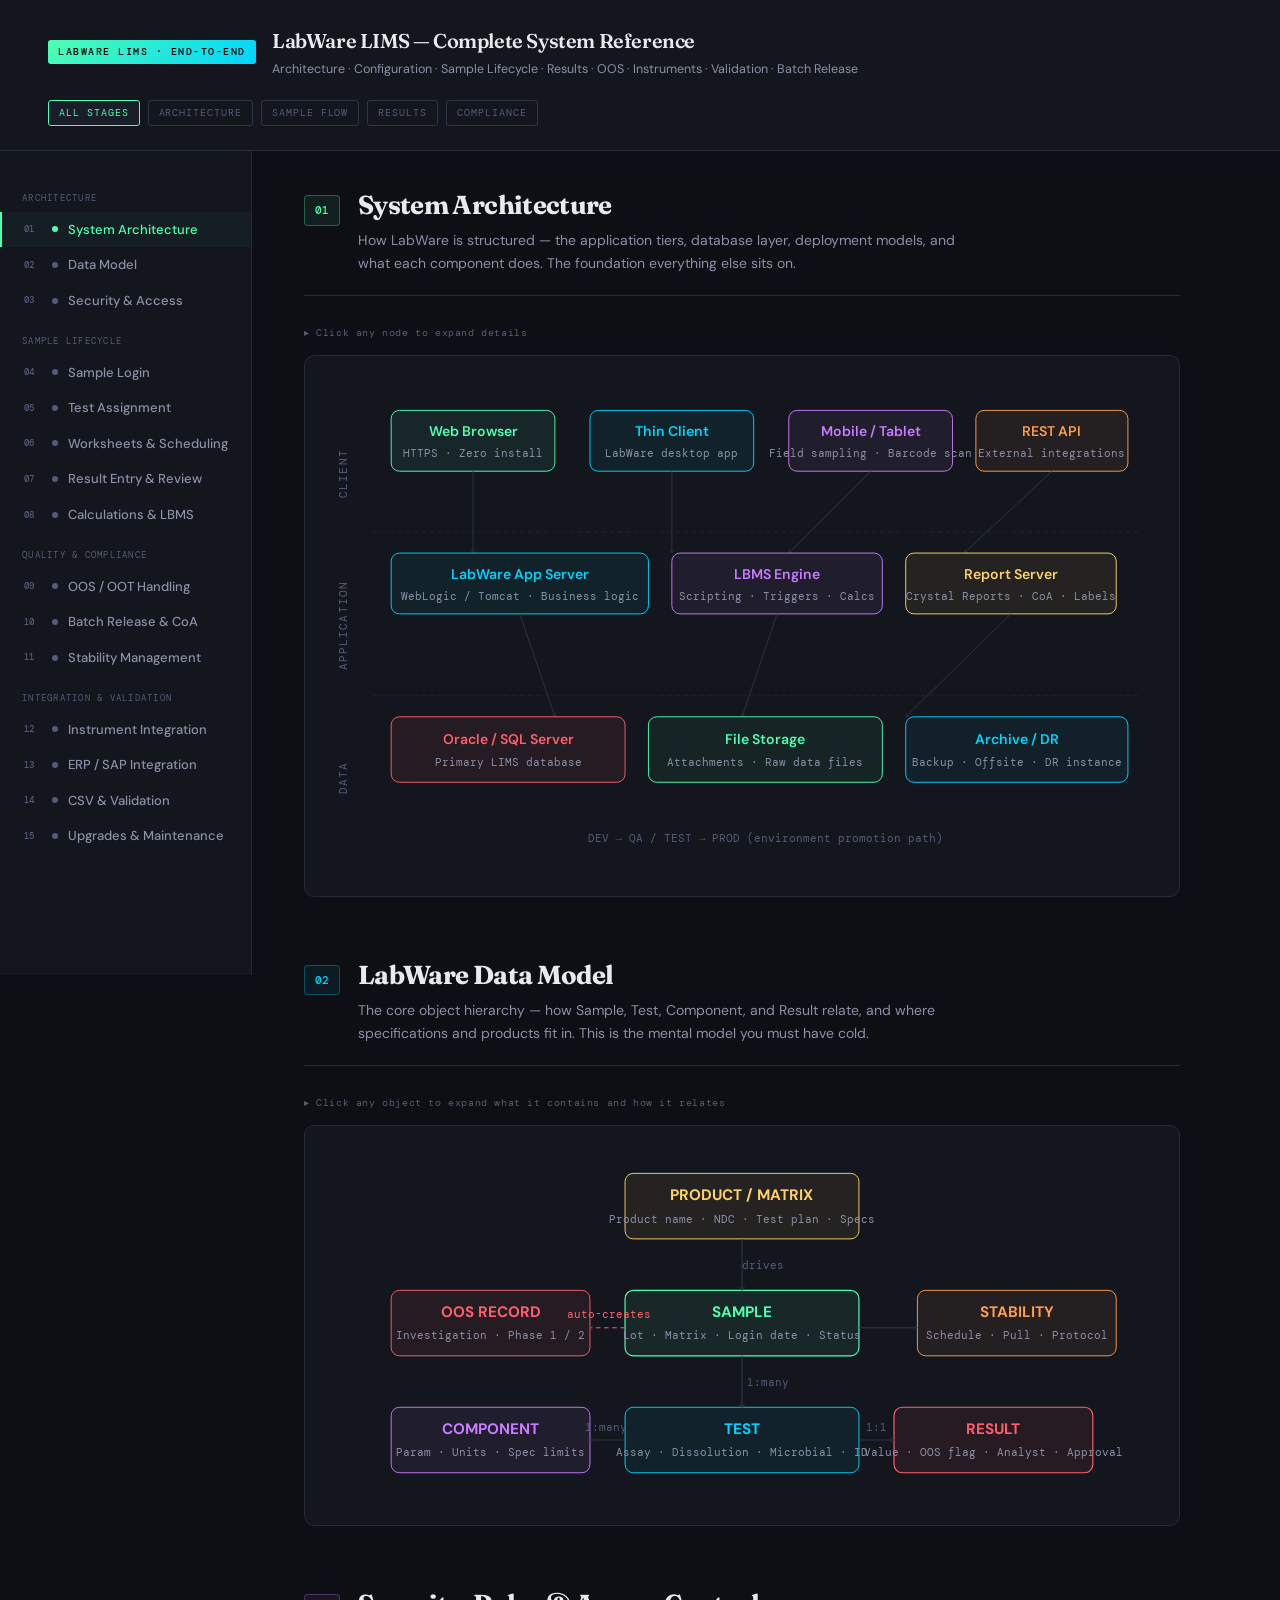
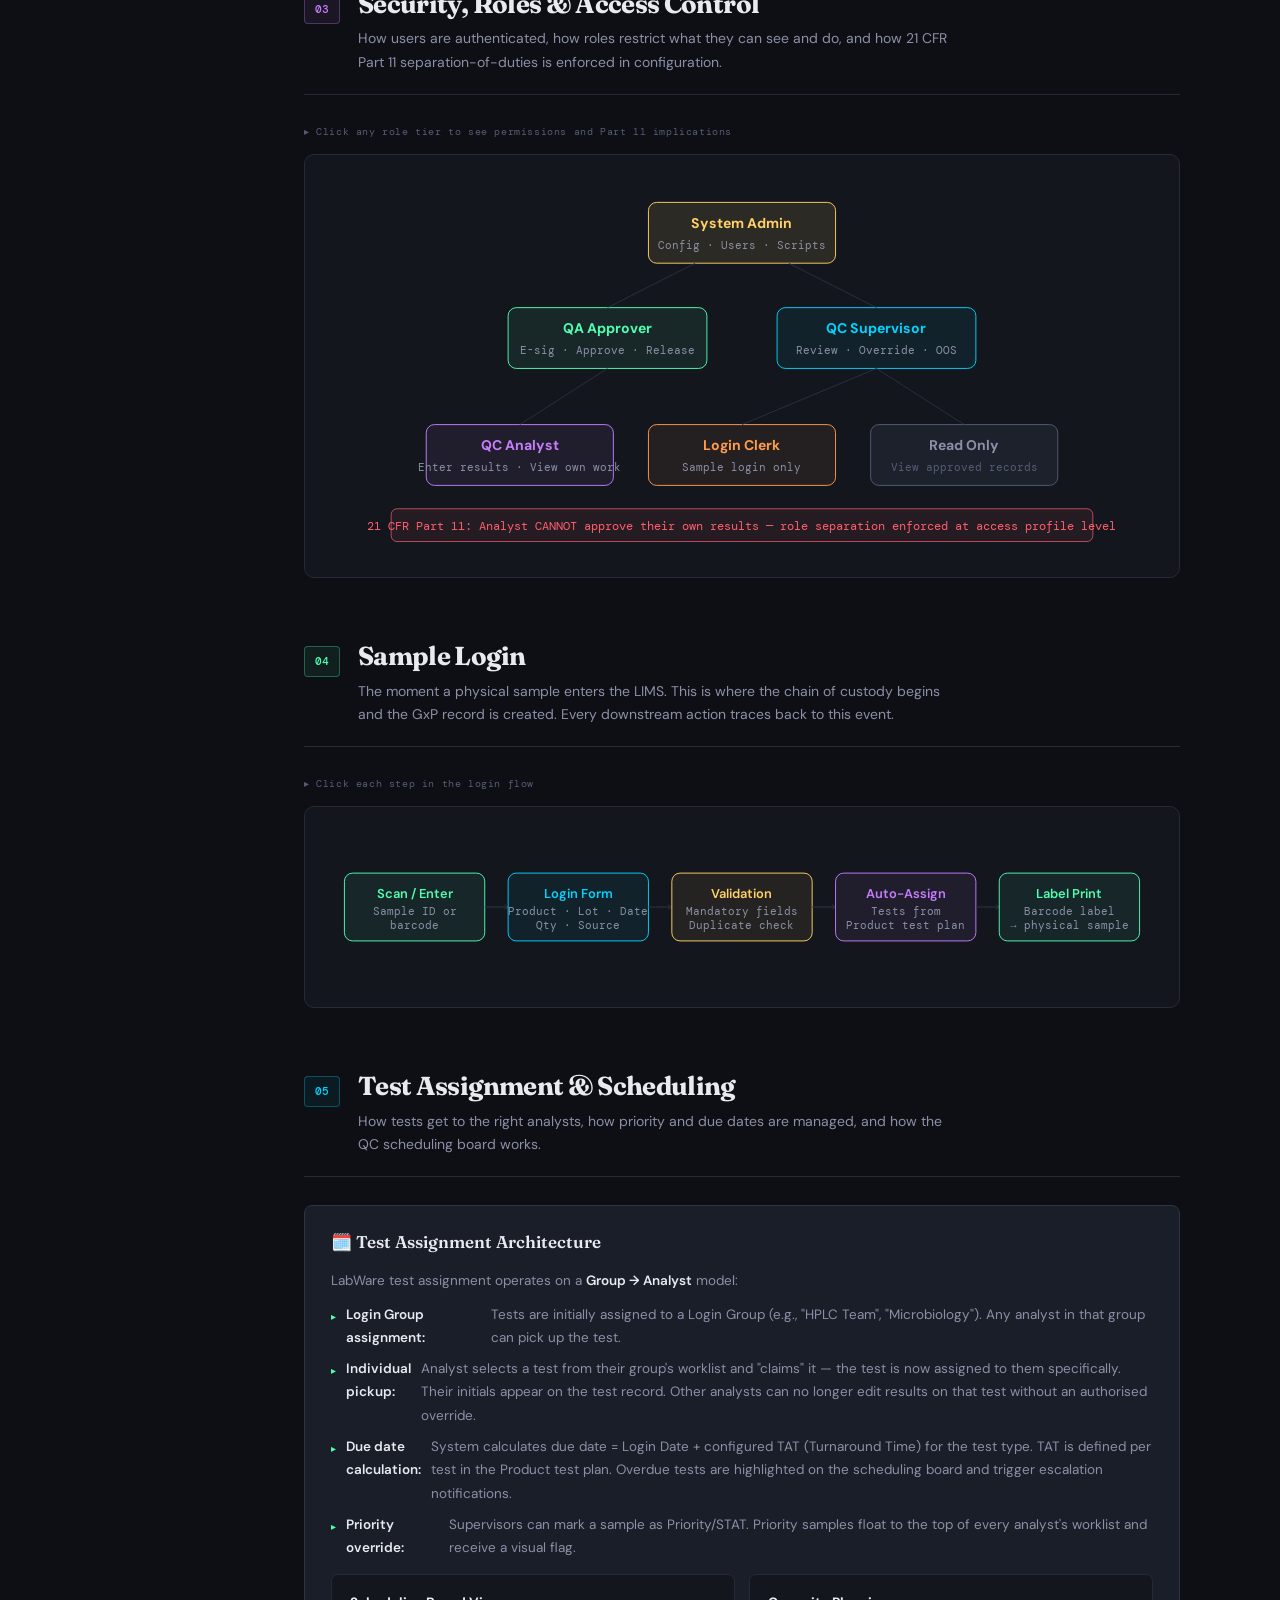
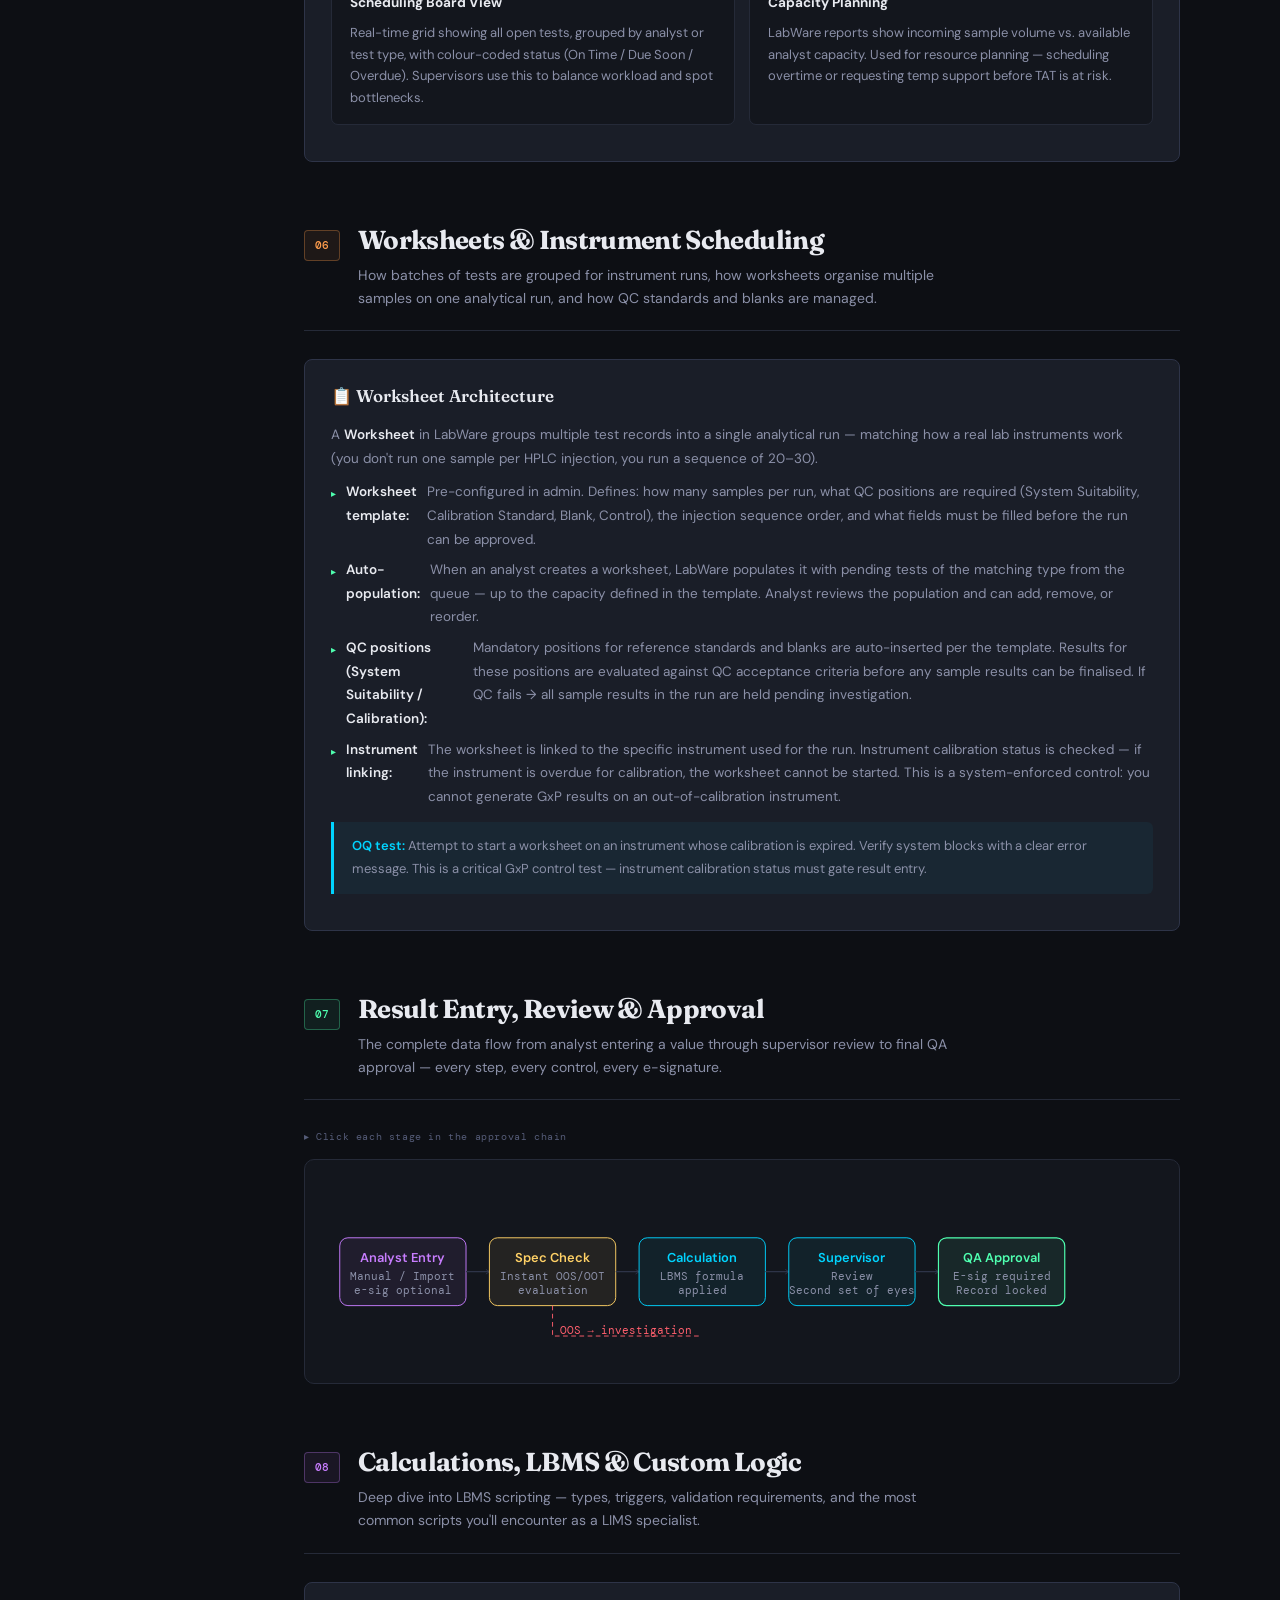
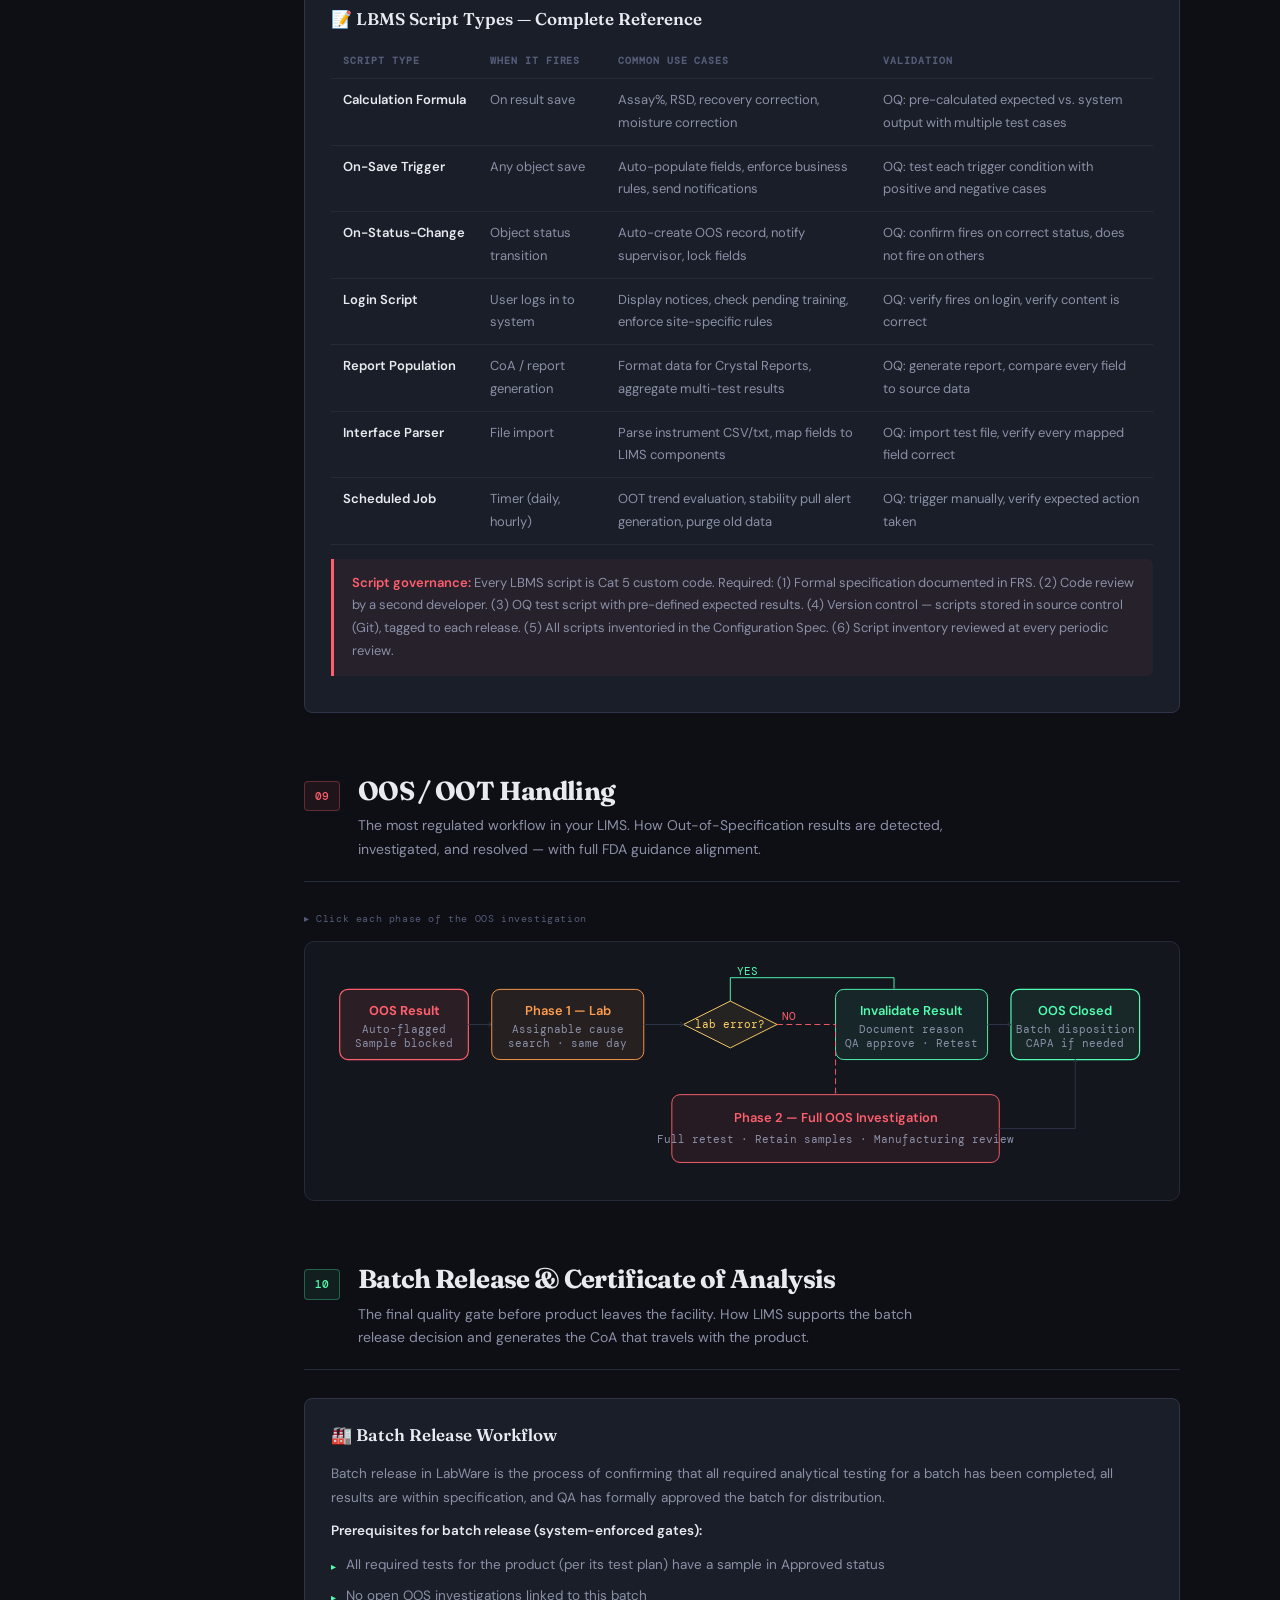
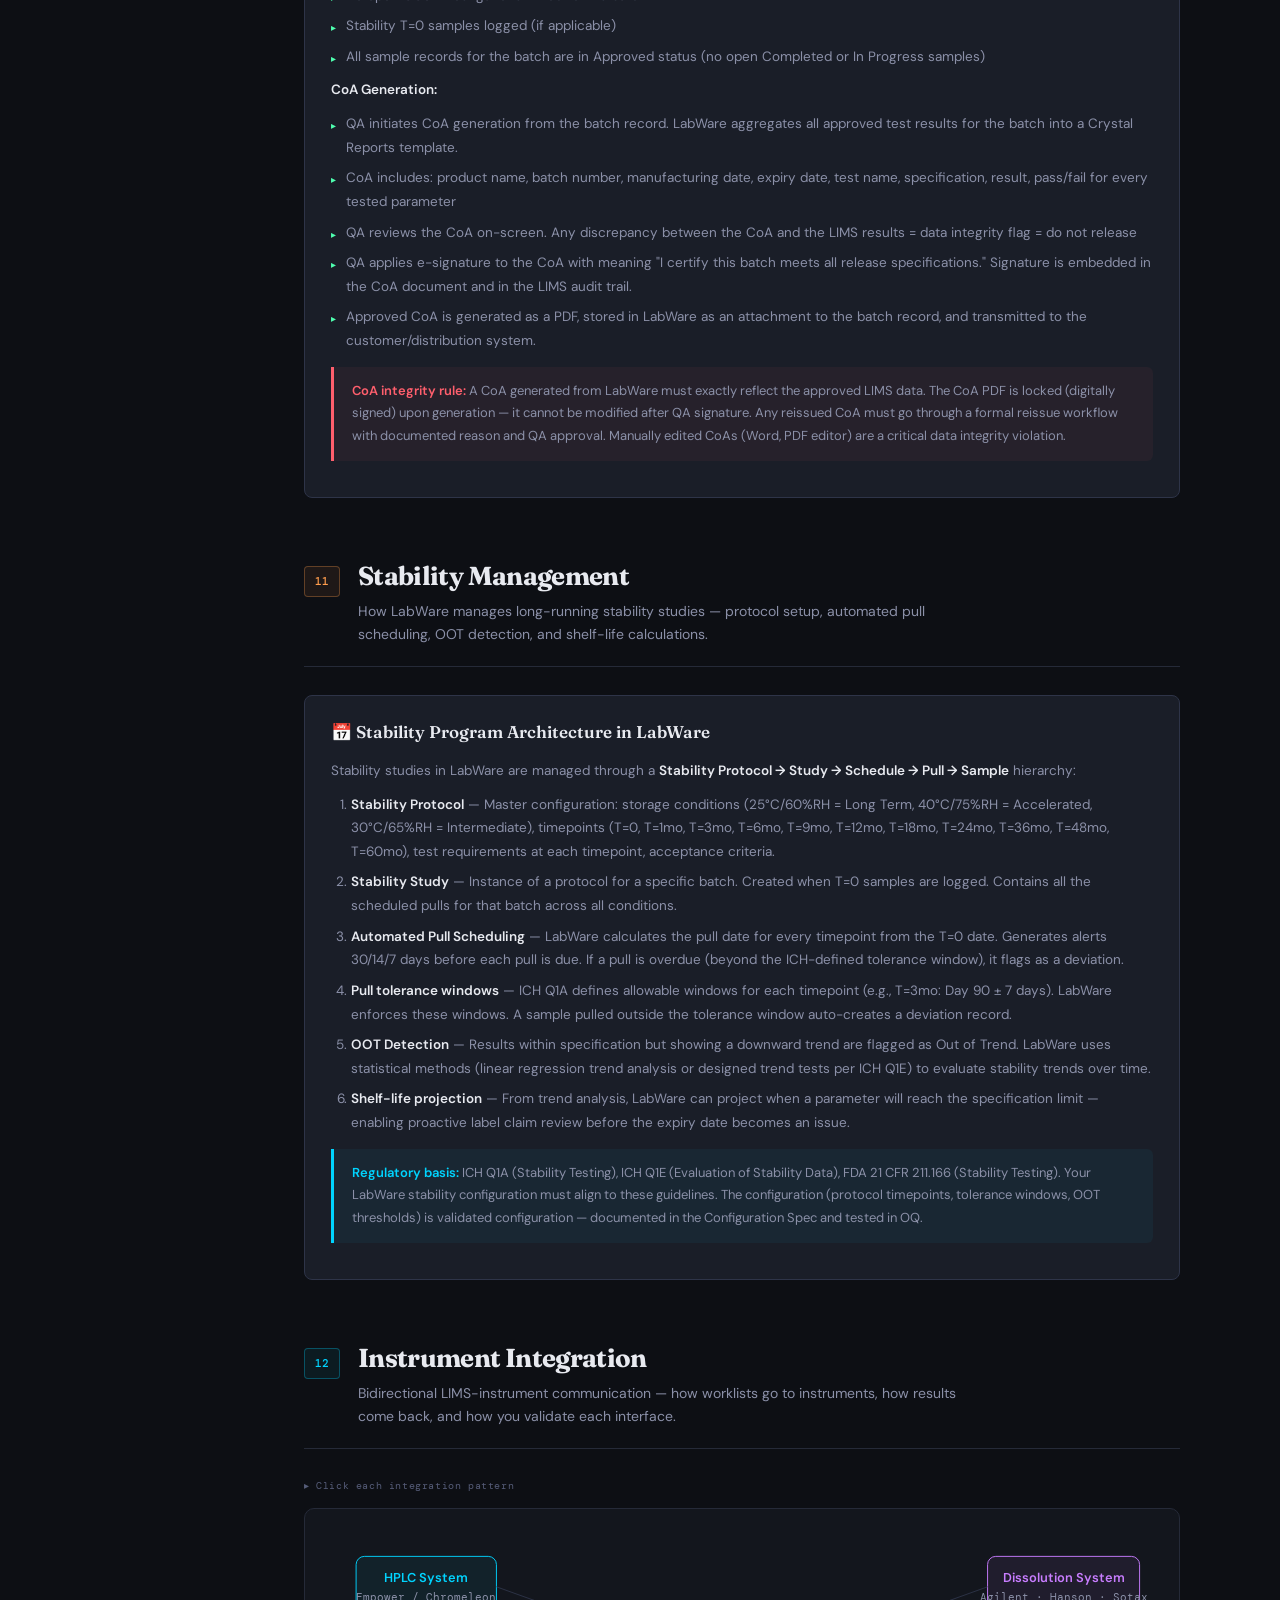
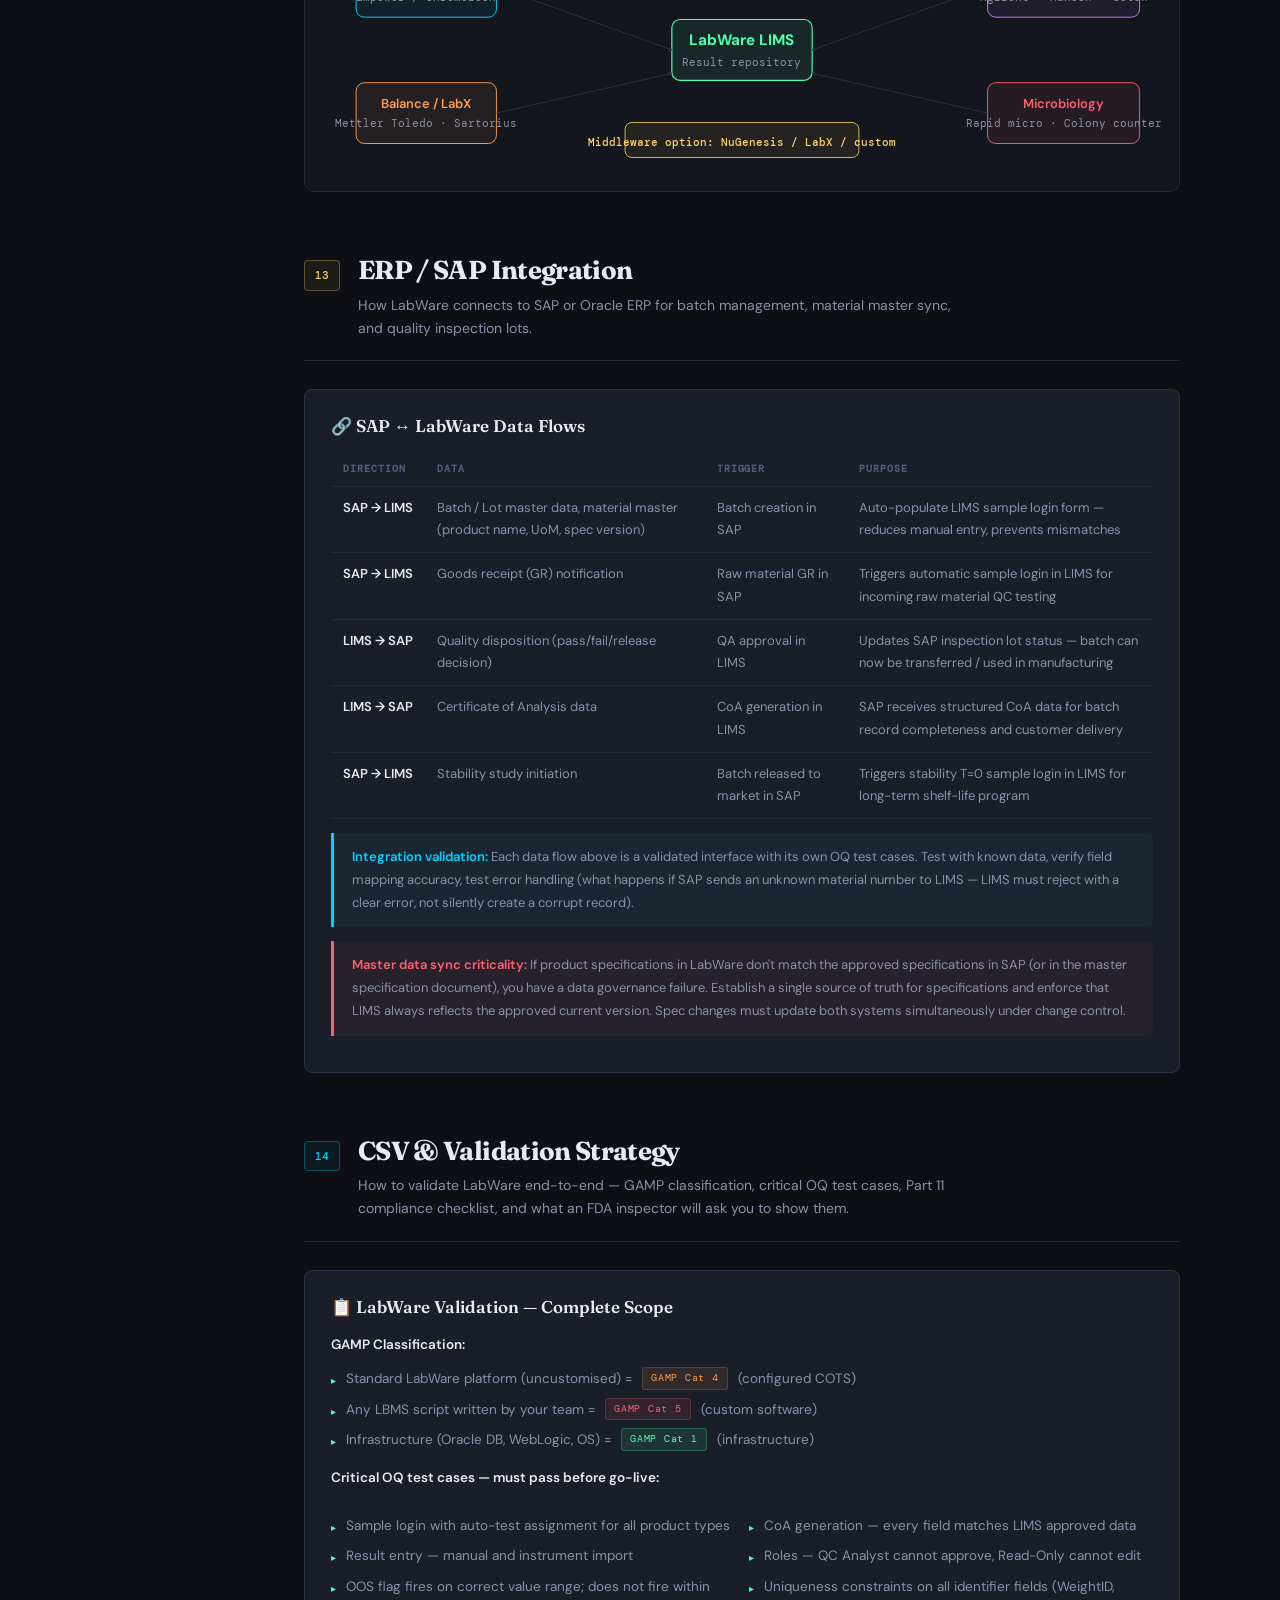
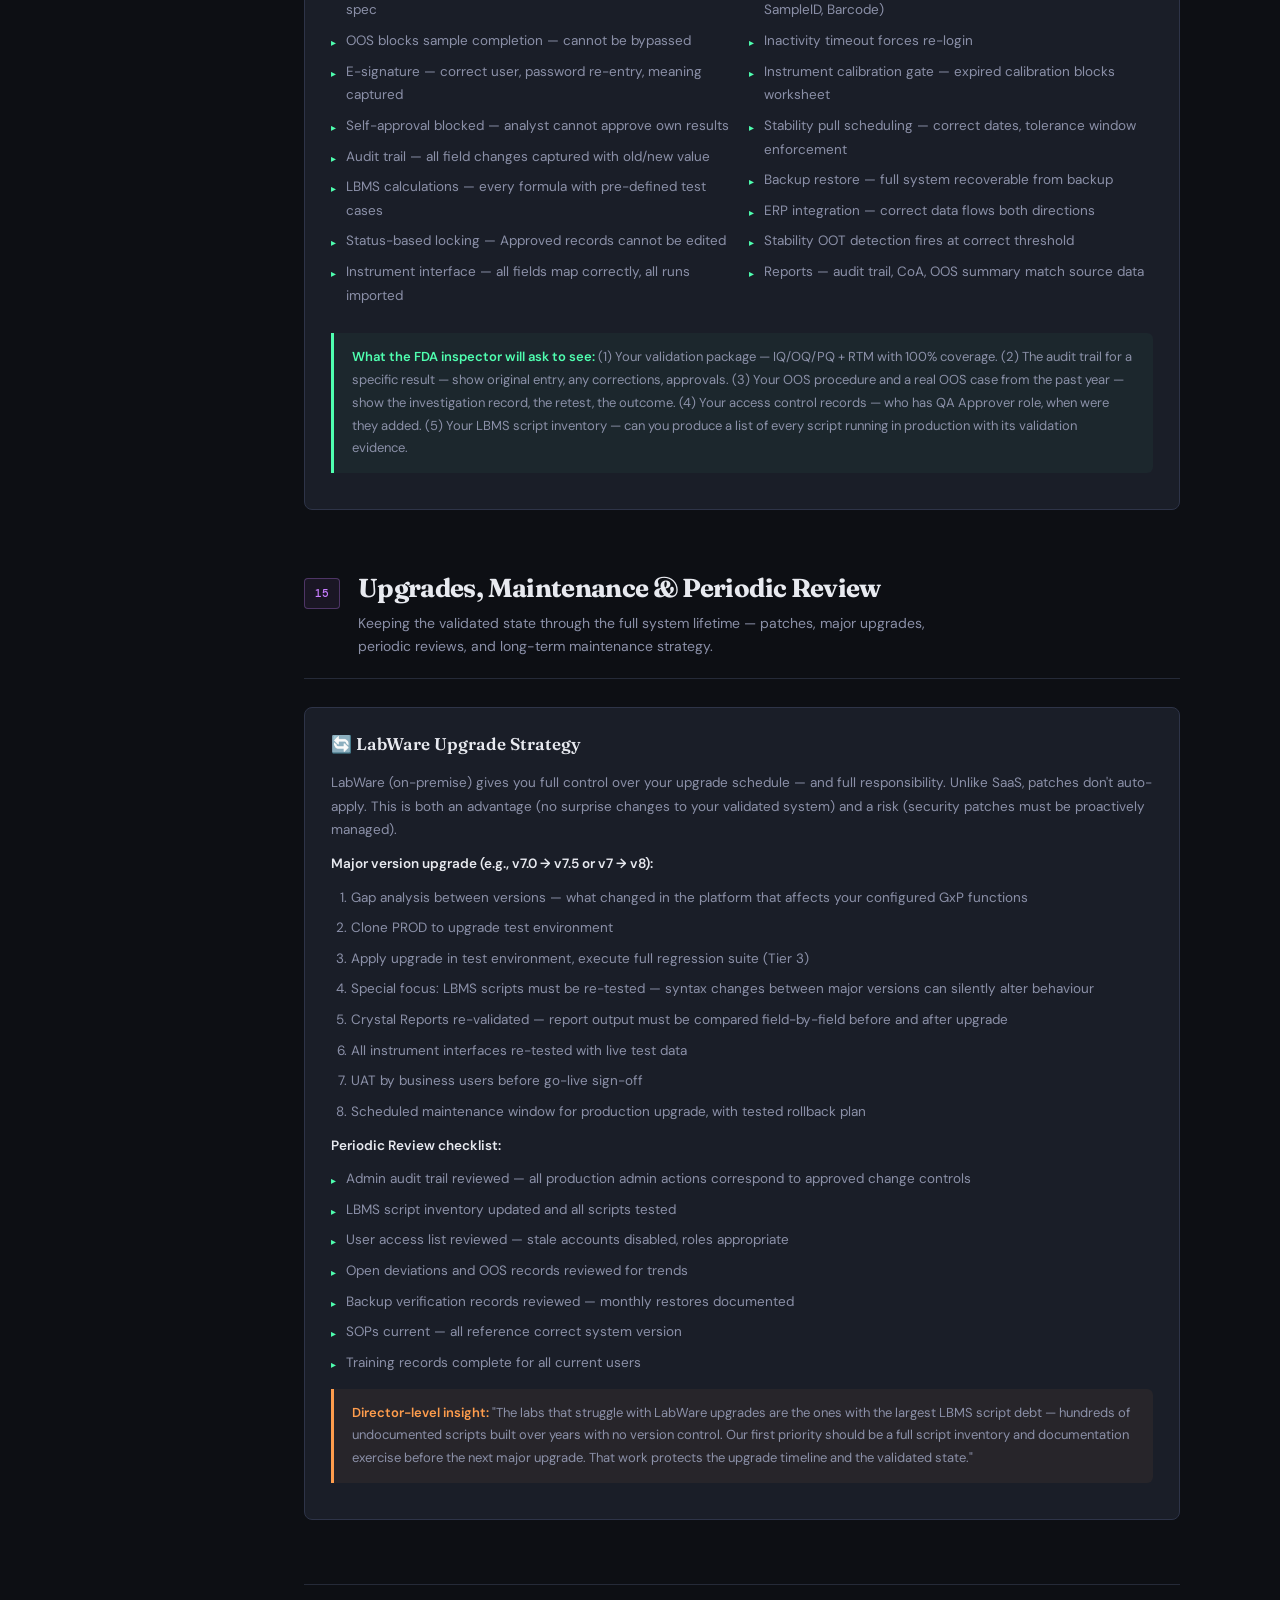
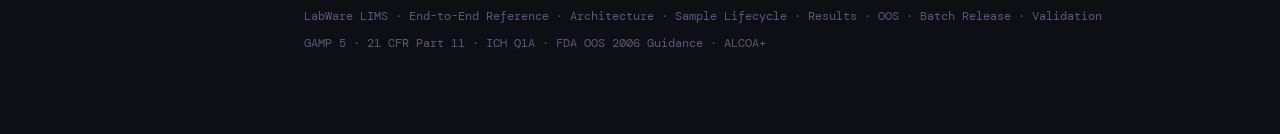
<file: kb/labware_lims_endtoend.html>
<!DOCTYPE html>
<html lang="en">
<head>
<meta charset="UTF-8">
<meta name="viewport" content="width=device-width, initial-scale=1.0">
<title>LabWare LIMS — End-to-End Reference</title>
<style>
  @import url('https://fonts.googleapis.com/css2?family=DM+Mono:wght@300;400;500&family=Fraunces:ital,opsz,wght@0,9..144,300;0,9..144,600;0,9..144,700;1,9..144,300&family=DM+Sans:wght@300;400;500;600&display=swap');

  :root {
    --bg:      #0d0f14;
    --surface: #13161d;
    --surface2:#1a1e28;
    --surface3:#1f2436;
    --border:  #252a38;
    --border2: #2e3448;
    --accent:  #4fffb0;
    --accent2: #00d4ff;
    --accent3: #ff9d4d;
    --accent4: #c87dff;
    --text:    #e8eaf0;
    --text2:   #8b90a8;
    --text3:   #555c78;
    --danger:  #ff5f6d;
    --warn:    #ffd166;
    --gold:    #f0c040;
  }

  *, *::before, *::after { margin:0; padding:0; box-sizing:border-box; }

  html { scroll-behavior: smooth; }

  body {
    background: var(--bg);
    color: var(--text);
    font-family: 'DM Sans', sans-serif;
    font-size: 15px;
    line-height: 1.7;
    min-height: 100vh;
  }

  /* ══ HEADER ══ */
  .header {
    background: var(--surface);
    border-bottom: 1px solid var(--border);
    padding: 24px 48px;
    position: sticky;
    top: 0;
    z-index: 200;
    display: flex;
    align-items: center;
    justify-content: space-between;
    gap: 20px;
    flex-wrap: wrap;
  }

  .header-left { display: flex; align-items: center; gap: 16px; }

  .header-badge {
    background: linear-gradient(135deg, var(--accent), var(--accent2));
    color: #000;
    font-family: 'DM Mono', monospace;
    font-size: 9.5px;
    font-weight: 500;
    letter-spacing: 0.16em;
    padding: 4px 10px;
    border-radius: 3px;
    white-space: nowrap;
    flex-shrink: 0;
  }

  .header h1 {
    font-family: 'Fraunces', serif;
    font-size: 20px;
    font-weight: 600;
    color: var(--text);
    letter-spacing: -0.02em;
  }

  .header p { color: var(--text2); font-size: 12.5px; margin-top: 1px; }

  .header-pills { display: flex; gap: 8px; flex-wrap: wrap; }

  .pill {
    font-family: 'DM Mono', monospace;
    font-size: 9.5px;
    letter-spacing: 0.1em;
    padding: 4px 10px;
    border-radius: 3px;
    border: 1px solid var(--border2);
    color: var(--text3);
    cursor: pointer;
    transition: all 0.15s;
    text-transform: uppercase;
  }

  .pill:hover, .pill.active { background: var(--surface2); color: var(--text); border-color: var(--accent); }
  .pill.active { color: var(--accent); }

  /* ══ LAYOUT ══ */
  .layout {
    display: grid;
    grid-template-columns: 252px 1fr;
    min-height: calc(100vh - 76px);
  }

  /* ══ SIDEBAR ══ */
  .sidebar {
    background: var(--surface);
    border-right: 1px solid var(--border);
    padding: 24px 0 40px;
    position: sticky;
    top: 76px;
    height: calc(100vh - 76px);
    overflow-y: auto;
  }

  .sidebar::-webkit-scrollbar { width: 3px; }
  .sidebar::-webkit-scrollbar-thumb { background: var(--border2); }

  .nav-label {
    font-family: 'DM Mono', monospace;
    font-size: 9px;
    letter-spacing: 0.14em;
    color: var(--text3);
    text-transform: uppercase;
    padding: 16px 22px 5px;
  }

  .nav-item {
    display: flex;
    align-items: center;
    gap: 10px;
    padding: 9px 22px;
    cursor: pointer;
    font-size: 13px;
    font-weight: 500;
    color: var(--text2);
    border-left: 2px solid transparent;
    transition: all 0.12s;
    line-height: 1.35;
  }

  .nav-item:hover { background: var(--surface2); color: var(--text); }
  .nav-item.active { color: var(--accent); border-left-color: var(--accent); background: rgba(79,255,176,0.04); }

  .nav-dot { width: 6px; height: 6px; border-radius: 50%; background: var(--text3); flex-shrink: 0; transition: background 0.15s; }
  .nav-item.active .nav-dot { background: var(--accent); }

  .nav-num {
    font-family: 'DM Mono', monospace;
    font-size: 9px;
    color: var(--text3);
    flex-shrink: 0;
    width: 18px;
  }

  /* ══ CONTENT AREA ══ */
  .content {
    padding: 40px 52px 80px;
    max-width: 980px;
  }

  /* ══ STAGE SECTIONS ══ */
  .stage-section {
    margin-bottom: 64px;
    scroll-margin-top: 92px;
  }

  .stage-section.hidden { display: none; }

  /* Stage header */
  .stage-header {
    display: flex;
    align-items: flex-start;
    gap: 18px;
    margin-bottom: 28px;
    padding-bottom: 20px;
    border-bottom: 1px solid var(--border);
  }

  .stage-num-badge {
    font-family: 'DM Mono', monospace;
    font-size: 11px;
    font-weight: 500;
    padding: 5px 10px;
    border-radius: 4px;
    flex-shrink: 0;
    margin-top: 4px;
    border: 1px solid;
  }

  .stage-title {
    font-family: 'Fraunces', serif;
    font-size: 26px;
    font-weight: 700;
    letter-spacing: -0.025em;
    line-height: 1.15;
    color: var(--text);
    margin-bottom: 8px;
  }

  .stage-subtitle { color: var(--text2); font-size: 14px; line-height: 1.65; max-width: 600px; }

  /* ══ FLOW DIAGRAM ══ */
  .flow-wrap {
    background: var(--surface);
    border: 1px solid var(--border);
    border-radius: 10px;
    padding: 24px 16px;
    margin-bottom: 24px;
    overflow-x: auto;
  }

  /* ══ DETAIL PANELS ══ */
  .detail-panel {
    display: none;
    background: var(--surface2);
    border: 1px solid var(--border2);
    border-radius: 8px;
    padding: 22px 26px;
    margin: 8px 0 16px;
    animation: slideIn 0.22s ease both;
  }

  .detail-panel.open { display: block; }

  @keyframes slideIn {
    from { opacity:0; transform: translateY(-5px); }
    to   { opacity:1; transform: translateY(0); }
  }

  .dp-title {
    font-family: 'Fraunces', serif;
    font-size: 17px;
    font-weight: 600;
    color: var(--text);
    margin-bottom: 12px;
    display: flex;
    align-items: center;
    gap: 10px;
  }

  .dp-body { font-size: 13.5px; color: var(--text2); line-height: 1.75; }
  .dp-body p { margin-bottom: 10px; }
  .dp-body p:last-child { margin-bottom: 0; }
  .dp-body strong { color: var(--text); font-weight: 600; }

  .dp-body ul { list-style: none; padding: 0; margin: 10px 0; display: flex; flex-direction: column; gap: 7px; }
  .dp-body ul li { display: flex; gap: 10px; align-items: flex-start; }
  .dp-body ul li::before { content: '▸'; color: var(--accent); font-size: 10px; margin-top: 5px; flex-shrink: 0; }

  .dp-body ol { padding-left: 20px; margin: 10px 0; display: flex; flex-direction: column; gap: 7px; }
  .dp-body ol li { font-size: 13.5px; color: var(--text2); }

  /* Sub-table inside panels */
  .sub-table { width: 100%; border-collapse: collapse; margin: 12px 0; font-size: 13px; }
  .sub-table th { font-family: 'DM Mono', monospace; font-size: 9.5px; letter-spacing: 0.1em; text-transform: uppercase; color: var(--text3); padding: 8px 12px; border-bottom: 1px solid var(--border); text-align: left; }
  .sub-table td { padding: 10px 12px; border-bottom: 1px solid var(--border); color: var(--text2); vertical-align: top; }
  .sub-table tr:hover td { background: var(--surface3); color: var(--text); }
  .sub-table td:first-child { font-weight: 600; color: var(--text); white-space: nowrap; }

  /* Callouts */
  .callout { border-left: 3px solid var(--accent3); background: rgba(255,157,77,0.06); border-radius: 0 6px 6px 0; padding: 13px 18px; margin: 14px 0; font-size: 13px; color: var(--text2); }
  .callout strong { color: var(--accent3); }
  .callout-blue { border-left-color: var(--accent2); background: rgba(0,212,255,0.05); }
  .callout-blue strong { color: var(--accent2); }
  .callout-green { border-left-color: var(--accent); background: rgba(79,255,176,0.04); }
  .callout-green strong { color: var(--accent); }
  .callout-danger { border-left-color: var(--danger); background: rgba(255,95,109,0.05); }
  .callout-danger strong { color: var(--danger); }

  /* Code */
  .code { font-family: 'DM Mono', monospace; font-size: 11.5px; background: var(--surface); border: 1px solid var(--border); border-radius: 5px; padding: 13px 16px; margin: 12px 0; color: var(--text2); white-space: pre-wrap; line-height: 1.65; }

  /* Two-col */
  .two-col { display: grid; grid-template-columns: 1fr 1fr; gap: 14px; margin: 14px 0; }
  @media (max-width: 720px) { .two-col { grid-template-columns: 1fr; } }

  .mini-card { background: var(--surface); border: 1px solid var(--border); border-radius: 7px; padding: 16px 18px; }
  .mini-card-title { font-weight: 700; font-size: 13.5px; color: var(--text); margin-bottom: 8px; }
  .mini-card-body { font-size: 13px; color: var(--text2); line-height: 1.65; }

  /* Badges */
  .badge { display: inline-block; font-family: 'DM Mono', monospace; font-size: 9.5px; letter-spacing: 0.08em; padding: 2px 8px; border-radius: 3px; }
  .badge-green  { background: rgba(79,255,176,0.1);  color: var(--accent);  border: 1px solid rgba(79,255,176,0.25); }
  .badge-blue   { background: rgba(0,212,255,0.1);   color: var(--accent2); border: 1px solid rgba(0,212,255,0.2); }
  .badge-orange { background: rgba(255,157,77,0.1);  color: var(--accent3); border: 1px solid rgba(255,157,77,0.2); }
  .badge-purple { background: rgba(200,125,255,0.1); color: var(--accent4); border: 1px solid rgba(200,125,255,0.2); }
  .badge-red    { background: rgba(255,95,109,0.1);  color: var(--danger);  border: 1px solid rgba(255,95,109,0.2); }
  .badge-warn   { background: rgba(255,209,102,0.1); color: var(--warn);    border: 1px solid rgba(255,209,102,0.2); }

  /* SVG node hover */
  .lw-node rect, .lw-node polygon { transition: filter 0.15s, stroke-width 0.15s; }
  .lw-node:hover rect, .lw-node:hover polygon { filter: brightness(1.2); stroke-width: 1.4 !important; cursor: pointer; }

  /* Click hint */
  .click-hint { font-family: 'DM Mono', monospace; font-size: 10px; color: var(--text3); margin-bottom: 14px; letter-spacing: 0.06em; }

  /* Section title */
  .sec-title {
    font-family: 'DM Mono', monospace;
    font-size: 10px;
    letter-spacing: 0.14em;
    color: var(--text3);
    text-transform: uppercase;
    margin: 28px 0 14px;
    display: flex;
    align-items: center;
    gap: 12px;
  }
  .sec-title::after { content: ''; flex: 1; height: 1px; background: var(--border); }

  /* Footer */
  .page-footer {
    margin-top: 60px;
    padding-top: 22px;
    border-top: 1px solid var(--border);
    font-size: 11.5px;
    font-family: 'DM Mono', monospace;
    color: var(--text3);
    display: flex;
    justify-content: space-between;
    flex-wrap: wrap;
    gap: 8px;
  }
</style>
</head>
<body>

<!-- ══ HEADER ══ -->
<header class="header">
  <div class="header-left">
    <div class="header-badge">LABWARE LIMS · END-TO-END</div>
    <div>
      <h1>LabWare LIMS — Complete System Reference</h1>
      <p>Architecture · Configuration · Sample Lifecycle · Results · OOS · Instruments · Validation · Batch Release</p>
    </div>
  </div>
  <div class="header-pills">
    <span class="pill active" onclick="filterStage('all',this)">All Stages</span>
    <span class="pill" onclick="filterStage('arch',this)">Architecture</span>
    <span class="pill" onclick="filterStage('sample',this)">Sample Flow</span>
    <span class="pill" onclick="filterStage('results',this)">Results</span>
    <span class="pill" onclick="filterStage('compliance',this)">Compliance</span>
  </div>
</header>

<!-- ══ LAYOUT ══ -->
<div class="layout">

  <!-- SIDEBAR -->
  <nav class="sidebar">
    <div class="nav-label">Architecture</div>
    <div class="nav-item active" onclick="scrollTo('s01',this)"><span class="nav-num">01</span><div class="nav-dot"></div>System Architecture</div>
    <div class="nav-item" onclick="scrollTo('s02',this)"><span class="nav-num">02</span><div class="nav-dot"></div>Data Model</div>
    <div class="nav-item" onclick="scrollTo('s03',this)"><span class="nav-num">03</span><div class="nav-dot"></div>Security &amp; Access</div>

    <div class="nav-label">Sample Lifecycle</div>
    <div class="nav-item" onclick="scrollTo('s04',this)"><span class="nav-num">04</span><div class="nav-dot"></div>Sample Login</div>
    <div class="nav-item" onclick="scrollTo('s05',this)"><span class="nav-num">05</span><div class="nav-dot"></div>Test Assignment</div>
    <div class="nav-item" onclick="scrollTo('s06',this)"><span class="nav-num">06</span><div class="nav-dot"></div>Worksheets &amp; Scheduling</div>
    <div class="nav-item" onclick="scrollTo('s07',this)"><span class="nav-num">07</span><div class="nav-dot"></div>Result Entry &amp; Review</div>
    <div class="nav-item" onclick="scrollTo('s08',this)"><span class="nav-num">08</span><div class="nav-dot"></div>Calculations &amp; LBMS</div>

    <div class="nav-label">Quality &amp; Compliance</div>
    <div class="nav-item" onclick="scrollTo('s09',this)"><span class="nav-num">09</span><div class="nav-dot"></div>OOS / OOT Handling</div>
    <div class="nav-item" onclick="scrollTo('s10',this)"><span class="nav-num">10</span><div class="nav-dot"></div>Batch Release &amp; CoA</div>
    <div class="nav-item" onclick="scrollTo('s11',this)"><span class="nav-num">11</span><div class="nav-dot"></div>Stability Management</div>

    <div class="nav-label">Integration &amp; Validation</div>
    <div class="nav-item" onclick="scrollTo('s12',this)"><span class="nav-num">12</span><div class="nav-dot"></div>Instrument Integration</div>
    <div class="nav-item" onclick="scrollTo('s13',this)"><span class="nav-num">13</span><div class="nav-dot"></div>ERP / SAP Integration</div>
    <div class="nav-item" onclick="scrollTo('s14',this)"><span class="nav-num">14</span><div class="nav-dot"></div>CSV &amp; Validation</div>
    <div class="nav-item" onclick="scrollTo('s15',this)"><span class="nav-num">15</span><div class="nav-dot"></div>Upgrades &amp; Maintenance</div>
  </nav>

  <!-- CONTENT -->
  <main class="content">

    <!-- ════════════════════════════════
         STAGE 01 — SYSTEM ARCHITECTURE
    ════════════════════════════════ -->
    <section class="stage-section" id="s01" data-tags="arch">
      <div class="stage-header">
        <div class="stage-num-badge" style="color:var(--accent);border-color:rgba(79,255,176,0.3);background:rgba(79,255,176,0.07);">01</div>
        <div>
          <div class="stage-title">System Architecture</div>
          <div class="stage-subtitle">How LabWare is structured — the application tiers, database layer, deployment models, and what each component does. The foundation everything else sits on.</div>
        </div>
      </div>

      <div class="click-hint">▸ Click any node to expand details</div>

      <div class="flow-wrap">
        <svg width="100%" viewBox="0 0 720 420" style="display:block;">
          <defs>
            <marker id="arr" viewBox="0 0 10 10" refX="8" refY="5" markerWidth="5" markerHeight="5" orient="auto-start-reverse">
              <path d="M2 1L8 5L2 9" fill="none" stroke="#2e3448" stroke-width="1.5" stroke-linecap="round" stroke-linejoin="round"/>
            </marker>
          </defs>

          <!-- TIER LABELS -->
          <text font-family="'DM Mono',monospace" font-size="9" fill="#555c78" letter-spacing="0.1em" text-anchor="middle" transform="translate(22,80) rotate(-90)">CLIENT</text>
          <text font-family="'DM Mono',monospace" font-size="9" fill="#555c78" letter-spacing="0.1em" text-anchor="middle" transform="translate(22,210) rotate(-90)">APPLICATION</text>
          <text font-family="'DM Mono',monospace" font-size="9" fill="#555c78" letter-spacing="0.1em" text-anchor="middle" transform="translate(22,340) rotate(-90)">DATA</text>

          <line x1="44" y1="130" x2="700" y2="130" stroke="#252a38" stroke-width="0.5" stroke-dasharray="4 3"/>
          <line x1="44" y1="270" x2="700" y2="270" stroke="#252a38" stroke-width="0.5" stroke-dasharray="4 3"/>

          <!-- CLIENT TIER -->
          <g class="lw-node" onclick="toggleDP('dp-webclient')">
            <rect x="60" y="26" width="140" height="52" rx="7" fill="rgba(79,255,176,0.07)" stroke="#4fffb0" stroke-width="0.8"/>
            <text font-family="'DM Sans',sans-serif" font-size="12" font-weight="600" fill="#4fffb0" text-anchor="middle" x="130" y="48">Web Browser</text>
            <text font-family="'DM Mono',monospace" font-size="9.5" fill="#8b90a8" text-anchor="middle" x="130" y="66">HTTPS · Zero install</text>
          </g>
          <g class="lw-node" onclick="toggleDP('dp-thinclient')">
            <rect x="230" y="26" width="140" height="52" rx="7" fill="rgba(0,212,255,0.06)" stroke="#00d4ff" stroke-width="0.8"/>
            <text font-family="'DM Sans',sans-serif" font-size="12" font-weight="600" fill="#00d4ff" text-anchor="middle" x="300" y="48">Thin Client</text>
            <text font-family="'DM Mono',monospace" font-size="9.5" fill="#8b90a8" text-anchor="middle" x="300" y="66">LabWare desktop app</text>
          </g>
          <g class="lw-node" onclick="toggleDP('dp-mobile')">
            <rect x="400" y="26" width="140" height="52" rx="7" fill="rgba(200,125,255,0.07)" stroke="#c87dff" stroke-width="0.8"/>
            <text font-family="'DM Sans',sans-serif" font-size="12" font-weight="600" fill="#c87dff" text-anchor="middle" x="470" y="48">Mobile / Tablet</text>
            <text font-family="'DM Mono',monospace" font-size="9.5" fill="#8b90a8" text-anchor="middle" x="470" y="66">Field sampling · Barcode scan</text>
          </g>
          <g class="lw-node" onclick="toggleDP('dp-api')">
            <rect x="560" y="26" width="130" height="52" rx="7" fill="rgba(255,157,77,0.07)" stroke="#ff9d4d" stroke-width="0.8"/>
            <text font-family="'DM Sans',sans-serif" font-size="12" font-weight="600" fill="#ff9d4d" text-anchor="middle" x="625" y="48">REST API</text>
            <text font-family="'DM Mono',monospace" font-size="9.5" fill="#8b90a8" text-anchor="middle" x="625" y="66">External integrations</text>
          </g>

          <!-- connectors to app tier -->
          <line x1="130" y1="78" x2="130" y2="148" stroke="#2e3448" stroke-width="0.8" marker-end="url(#arr)"/>
          <line x1="300" y1="78" x2="300" y2="148" stroke="#2e3448" stroke-width="0.8" marker-end="url(#arr)"/>
          <line x1="470" y1="78" x2="400" y2="148" stroke="#2e3448" stroke-width="0.8" marker-end="url(#arr)"/>
          <line x1="625" y1="78" x2="550" y2="148" stroke="#2e3448" stroke-width="0.8" marker-end="url(#arr)"/>

          <!-- APP TIER -->
          <g class="lw-node" onclick="toggleDP('dp-appserver')">
            <rect x="60" y="148" width="220" height="52" rx="7" fill="rgba(0,212,255,0.06)" stroke="#00d4ff" stroke-width="0.8"/>
            <text font-family="'DM Sans',sans-serif" font-size="12" font-weight="600" fill="#00d4ff" text-anchor="middle" x="170" y="170">LabWare App Server</text>
            <text font-family="'DM Mono',monospace" font-size="9.5" fill="#8b90a8" text-anchor="middle" x="170" y="188">WebLogic / Tomcat · Business logic</text>
          </g>
          <g class="lw-node" onclick="toggleDP('dp-lbms')">
            <rect x="300" y="148" width="180" height="52" rx="7" fill="rgba(200,125,255,0.07)" stroke="#c87dff" stroke-width="0.8"/>
            <text font-family="'DM Sans',sans-serif" font-size="12" font-weight="600" fill="#c87dff" text-anchor="middle" x="390" y="170">LBMS Engine</text>
            <text font-family="'DM Mono',monospace" font-size="9.5" fill="#8b90a8" text-anchor="middle" x="390" y="188">Scripting · Triggers · Calcs</text>
          </g>
          <g class="lw-node" onclick="toggleDP('dp-rptserver')">
            <rect x="500" y="148" width="180" height="52" rx="7" fill="rgba(255,209,102,0.07)" stroke="#ffd166" stroke-width="0.8"/>
            <text font-family="'DM Sans',sans-serif" font-size="12" font-weight="600" fill="#ffd166" text-anchor="middle" x="590" y="170">Report Server</text>
            <text font-family="'DM Mono',monospace" font-size="9.5" fill="#8b90a8" text-anchor="middle" x="590" y="188">Crystal Reports · CoA · Labels</text>
          </g>

          <!-- connectors to data tier -->
          <line x1="170" y1="200" x2="200" y2="288" stroke="#2e3448" stroke-width="0.8" marker-end="url(#arr)"/>
          <line x1="390" y1="200" x2="360" y2="288" stroke="#2e3448" stroke-width="0.8" marker-end="url(#arr)"/>
          <line x1="590" y1="200" x2="500" y2="288" stroke="#2e3448" stroke-width="0.8" marker-end="url(#arr)"/>

          <!-- DATA TIER -->
          <g class="lw-node" onclick="toggleDP('dp-oracle')">
            <rect x="60" y="288" width="200" height="56" rx="7" fill="rgba(255,95,109,0.07)" stroke="#ff5f6d" stroke-width="0.8"/>
            <text font-family="'DM Sans',sans-serif" font-size="12" font-weight="600" fill="#ff5f6d" text-anchor="middle" x="160" y="311">Oracle / SQL Server</text>
            <text font-family="'DM Mono',monospace" font-size="9.5" fill="#8b90a8" text-anchor="middle" x="160" y="330">Primary LIMS database</text>
          </g>
          <g class="lw-node" onclick="toggleDP('dp-filestore')">
            <rect x="280" y="288" width="200" height="56" rx="7" fill="rgba(79,255,176,0.06)" stroke="#4fffb0" stroke-width="0.8"/>
            <text font-family="'DM Sans',sans-serif" font-size="12" font-weight="600" fill="#4fffb0" text-anchor="middle" x="380" y="311">File Storage</text>
            <text font-family="'DM Mono',monospace" font-size="9.5" fill="#8b90a8" text-anchor="middle" x="380" y="330">Attachments · Raw data files</text>
          </g>
          <g class="lw-node" onclick="toggleDP('dp-archive')">
            <rect x="500" y="288" width="190" height="56" rx="7" fill="rgba(0,212,255,0.05)" stroke="#00d4ff" stroke-width="0.8"/>
            <text font-family="'DM Sans',sans-serif" font-size="12" font-weight="600" fill="#00d4ff" text-anchor="middle" x="595" y="311">Archive / DR</text>
            <text font-family="'DM Mono',monospace" font-size="9.5" fill="#8b90a8" text-anchor="middle" x="595" y="330">Backup · Offsite · DR instance</text>
          </g>

          <!-- Env labels -->
          <text font-family="'DM Mono',monospace" font-size="9" fill="#555c78" text-anchor="middle" x="380" y="395">DEV → QA / TEST → PROD  (environment promotion path)</text>
        </svg>
      </div>

      <!-- Detail panels for Stage 01 -->
      <div id="dp-webclient" class="detail-panel">
        <div class="dp-title">🌐 Web Browser Client</div>
        <div class="dp-body">
          <p>LabWare LIMS v7+ delivers a full HTML5 web interface accessible from any modern browser — no desktop client install required. This is the primary access method for most users in current deployments.</p>
          <ul>
            <li><strong>Zero-install:</strong> Users access LIMS via HTTPS URL. Browser renders the full application. Only supported browsers (Chrome, Edge, Firefox — versions defined in IQ) are validated.</li>
            <li><strong>Responsive layout:</strong> Adapts to screen size. Larger screens show full sample/result grids; tablets show simplified data entry views.</li>
            <li><strong>Session management:</strong> Inactivity timeout configurable (typically 15–30 min for GxP compliance). Session expiry forces re-authentication — Part 11 requirement.</li>
            <li><strong>Audit trail:</strong> All actions taken through the web client are captured in the system audit trail with user ID, timestamp, and IP address.</li>
          </ul>
          <div class="callout callout-blue"><strong>OQ test:</strong> Verify that a session automatically expires after the configured inactivity period and requires re-login before any further GxP actions can be performed.</div>
        </div>
      </div>

      <div id="dp-thinclient" class="detail-panel">
        <div class="dp-title">🖥️ Thin Client (LabWare Desktop)</div>
        <div class="dp-body">
          <p>The legacy LabWare thick/thin client is a Windows application used in older deployments or for specific functions not yet migrated to the web UI (e.g., advanced admin configuration, specific instrument interface utilities). Being phased out in favour of the web interface in v7+.</p>
          <ul>
            <li>Connects to the application server via TCP/IP on a defined port</li>
            <li>Must be version-matched to the server — mismatches cause connection failures and are a common post-upgrade issue</li>
            <li>IQ must document the installed version on every workstation that uses the thin client</li>
          </ul>
        </div>
      </div>

      <div id="dp-mobile" class="detail-panel">
        <div class="dp-title">📱 Mobile / Tablet Access</div>
        <div class="dp-body">
          <p>LabWare supports mobile access for field sampling and barcode-driven workflows. Key use cases:</p>
          <ul>
            <li><strong>Field sample login:</strong> Lab tech scans a barcode at the sampling point. Mobile app creates the sample record with GPS-tagged location and timestamp — contemporaneous recording (ALCOA "C").</li>
            <li><strong>Sample receipt confirmation:</strong> Receiving lab scans incoming samples to confirm receipt. Status updates in real-time.</li>
            <li><strong>Stability pull confirmation:</strong> Analyst scans stability samples at pull time — system records the actual pull date vs scheduled pull date for deviation tracking.</li>
          </ul>
          <div class="callout"><strong>Validation note:</strong> Mobile devices used for GxP data entry must be included in the IQ (device model, OS version, browser version). The mobile workflow is a separate OQ test scope from the desktop workflow.</div>
        </div>
      </div>

      <div id="dp-api" class="detail-panel">
        <div class="dp-title">🔌 REST API Access</div>
        <div class="dp-body">
          <p>LabWare v7+ exposes a RESTful API for programmatic access — used for system integrations (ERP, ELN, instruments) and automation.</p>
          <ul>
            <li><strong>Authentication:</strong> OAuth 2.0 or API key. Service accounts used for integrations must be named (not shared), have minimal permissions, and be included in access reviews.</li>
            <li><strong>Key endpoints:</strong> Sample creation, result submission, status queries, report retrieval, user management.</li>
            <li><strong>Audit trail:</strong> API-sourced changes carry the service account user ID in the audit trail. Distinguishable from human-entered records — ALCOA "Attributable" requirement.</li>
          </ul>
          <div class="callout callout-blue"><strong>Validation scope:</strong> API integrations are validated interfaces. Each endpoint used in GxP workflows needs an IQ (connectivity established) and OQ (data sent via API appears correctly in LIMS with proper audit trail attribution).</div>
        </div>
      </div>

      <div id="dp-appserver" class="detail-panel">
        <div class="dp-title">⚙️ LabWare Application Server</div>
        <div class="dp-body">
          <p>The application server is the core processing layer — it runs on WebLogic or Apache Tomcat (depending on version and deployment). All business logic, workflow routing, and LBMS script execution happens here.</p>
          <ul>
            <li><strong>Clustered deployment:</strong> Production systems use multiple app server nodes in a cluster for high availability. Load balancer distributes user sessions across nodes.</li>
            <li><strong>GxP implication:</strong> If one node fails, user sessions may be interrupted. The recovery behaviour (session persistence, re-authentication) must be tested in OQ under a failover scenario.</li>
            <li><strong>JVM tuning:</strong> Heap size and thread pool settings affect performance under high concurrent user load. Performance testing (concurrent users, response time under load) is part of PQ for high-throughput labs.</li>
            <li><strong>Environments:</strong> A separate DEV, QA/TEST, and PROD app server instance is required for a validated LabWare deployment. Changes promoted DEV → QA (test) → PROD only after validation sign-off.</li>
          </ul>
        </div>
      </div>

      <div id="dp-lbms" class="detail-panel">
        <div class="dp-title">📝 LBMS Engine (LabWare Basic for Microsoft)</div>
        <div class="dp-body">
          <p>LBMS is LabWare's built-in VBA-like scripting engine. It runs inside the application server and executes custom logic in response to system events.</p>
          <ul>
            <li><strong>Event triggers:</strong> On-Save, On-Status-Change, On-Login, On-Approval, On-Report-Generation</li>
            <li><strong>Use cases:</strong> Complex multi-component calculations, dynamic test assignment logic, custom OOS rules, notification routing, instrument data parsing, report population</li>
            <li><strong>GAMP Category:</strong> Any LBMS script written by your team is GAMP Cat 5 (custom code) — requires code review, unit testing, and formal OQ validation. Not covered by LabWare's vendor qualification.</li>
          </ul>
          <div class="callout callout-danger"><strong>Critical admin risk:</strong> LBMS scripts accumulate over years and are often undocumented. Every script in a validated vault must be inventoried, version-controlled (source code management), and tested. A script inventory audit is mandatory at every periodic review. Undocumented scripts running in production are a critical finding.</div>
        </div>
      </div>

      <div id="dp-rptserver" class="detail-panel">
        <div class="dp-title">📊 Report Server — Crystal Reports &amp; CoA Generation</div>
        <div class="dp-body">
          <p>LabWare uses SAP Crystal Reports as its primary reporting engine. The report server renders reports on demand from LIMS data.</p>
          <ul>
            <li><strong>Certificate of Analysis (CoA):</strong> The most GxP-critical report. Generated at batch release — contains all test results, specifications, and pass/fail status for a product batch. Must be validated to confirm it accurately reflects the LIMS data and cannot be manually edited after generation.</li>
            <li><strong>Audit trail reports:</strong> Regulators request LIMS audit trail reports during inspections. Pre-built and validated audit trail report templates are essential.</li>
            <li><strong>Label printing:</strong> Sample labels, stability rack labels, and reagent labels generated via Crystal Reports and sent to barcode printers on the network.</li>
            <li><strong>Report validation:</strong> Each GxP report is a validated function. OQ tests: correct data populates report, calculated fields are accurate, report cannot be modified after generation, and the report format (field positions, headers, footers) matches the approved template.</li>
          </ul>
        </div>
      </div>

      <div id="dp-oracle" class="detail-panel">
        <div class="dp-title">🗄️ Oracle / SQL Server Database</div>
        <div class="dp-body">
          <p>LabWare's primary data store. Oracle is most common in large enterprise deployments; SQL Server used in some smaller/mid-size implementations.</p>
          <ul>
            <li><strong>Schema:</strong> LabWare installs a complex schema with hundreds of tables. Core tables: SAMPLE, TEST, COMPONENT, RESULT, AUDIT_TRAIL, USER_MASTER, PRODUCT, SPECIFICATION. Never modify the schema directly — all customisation goes through LabWare's admin interface or approved DB procedures.</li>
            <li><strong>Direct DB access control:</strong> Only DBAs should have direct SQL access to production. All admin changes through the LIMS UI. Direct DB queries for reporting should use read-only accounts. Any direct DB modification in production is an emergency-only action requiring retrospective change control and is visible to auditors.</li>
            <li><strong>IQ requirements:</strong> Oracle version, character set, tablespace sizing, backup schedule, and DBA access list all documented in IQ.</li>
          </ul>
          <div class="callout callout-danger"><strong>Audit exposure:</strong> Oracle's audit trail (v$aud table) captures direct DB-level access. If an inspector requests this and finds direct SQL updates to GxP tables outside of the LIMS workflow, it is a critical data integrity finding. All data changes must flow through the application layer.</div>
        </div>
      </div>

      <div id="dp-filestore" class="detail-panel">
        <div class="dp-title">📁 File Storage — Attachments &amp; Raw Data</div>
        <div class="dp-body">
          <p>LIMS stores binary files (instrument raw data files, PDFs, images, spectra) in a network file store linked to result and sample records.</p>
          <ul>
            <li>Each attachment is linked to a specific result, sample, or experiment record</li>
            <li>File integrity verification: LabWare stores a hash (checksum) of each attached file. Verification can confirm the file has not been altered since attachment.</li>
            <li>Backup must cover the file store AND the database — restoring the DB without the file store results in broken record links</li>
            <li>Retention policy: files must be retained for the same period as their linked GxP records (batch life + applicable regulatory retention)</li>
          </ul>
        </div>
      </div>

      <div id="dp-archive" class="detail-panel">
        <div class="dp-title">🔒 Archive &amp; Disaster Recovery</div>
        <div class="dp-body">
          <p>GxP systems require documented, tested backup and DR procedures as part of validation.</p>
          <ul>
            <li><strong>Backup frequency:</strong> Daily full backup minimum; transaction log backups every 1–4 hours for near-zero RPO</li>
            <li><strong>Backup verification:</strong> Monthly restore test from backup — not just a backup job completing successfully, but verifying the restore actually produces a working system</li>
            <li><strong>DR instance:</strong> High-criticality LIMS systems (batch release) should have a DR instance that can be activated within the defined RTO (Recovery Time Objective). RTO must be defined in the URS and tested in IQ/OQ.</li>
            <li><strong>Audit trail of backup activity:</strong> Backup job logs are compliance evidence. Include in periodic review.</li>
          </ul>
        </div>
      </div>
    </section>

    <!-- ════════════════════════════════
         STAGE 02 — DATA MODEL
    ════════════════════════════════ -->
    <section class="stage-section" id="s02" data-tags="arch">
      <div class="stage-header">
        <div class="stage-num-badge" style="color:var(--accent2);border-color:rgba(0,212,255,0.3);background:rgba(0,212,255,0.06);">02</div>
        <div>
          <div class="stage-title">LabWare Data Model</div>
          <div class="stage-subtitle">The core object hierarchy — how Sample, Test, Component, and Result relate, and where specifications and products fit in. This is the mental model you must have cold.</div>
        </div>
      </div>

      <div class="click-hint">▸ Click any object to expand what it contains and how it relates</div>

      <div class="flow-wrap">
        <svg width="100%" viewBox="0 0 720 300" style="display:block;">
          <defs>
            <marker id="arr2" viewBox="0 0 10 10" refX="8" refY="5" markerWidth="5" markerHeight="5" orient="auto-start-reverse">
              <path d="M2 1L8 5L2 9" fill="none" stroke="#2e3448" stroke-width="1.5" stroke-linecap="round" stroke-linejoin="round"/>
            </marker>
          </defs>

          <!-- Top: Product / Spec -->
          <g class="lw-node" onclick="toggleDP('dp-product')">
            <rect x="260" y="20" width="200" height="56" rx="7" fill="rgba(255,209,102,0.07)" stroke="#ffd166" stroke-width="0.8"/>
            <text font-family="'DM Sans',sans-serif" font-size="13" font-weight="700" fill="#ffd166" text-anchor="middle" x="360" y="43">PRODUCT / MATRIX</text>
            <text font-family="'DM Mono',monospace" font-size="9.5" fill="#8b90a8" text-anchor="middle" x="360" y="62">Product name · NDC · Test plan · Specs</text>
          </g>

          <!-- Row 2: Sample -->
          <g class="lw-node" onclick="toggleDP('dp-sample')">
            <rect x="260" y="120" width="200" height="56" rx="7" fill="rgba(79,255,176,0.08)" stroke="#4fffb0" stroke-width="1"/>
            <text font-family="'DM Sans',sans-serif" font-size="13" font-weight="700" fill="#4fffb0" text-anchor="middle" x="360" y="143">SAMPLE</text>
            <text font-family="'DM Mono',monospace" font-size="9.5" fill="#8b90a8" text-anchor="middle" x="360" y="162">Lot · Matrix · Login date · Status</text>
          </g>

          <!-- 1-to-many -->
          <path d="M360 76 L360 120" fill="none" stroke="#2e3448" stroke-width="1" marker-end="url(#arr2)"/>
          <text font-family="'DM Mono',monospace" font-size="9" fill="#555c78" text-anchor="middle" x="378" y="102">drives</text>

          <!-- Row 3: Test (many per sample) -->
          <g class="lw-node" onclick="toggleDP('dp-test')">
            <rect x="260" y="220" width="200" height="56" rx="7" fill="rgba(0,212,255,0.06)" stroke="#00d4ff" stroke-width="0.8"/>
            <text font-family="'DM Sans',sans-serif" font-size="13" font-weight="700" fill="#00d4ff" text-anchor="middle" x="360" y="243">TEST</text>
            <text font-family="'DM Mono',monospace" font-size="9.5" fill="#8b90a8" text-anchor="middle" x="360" y="262">Assay · Dissolution · Microbial · ID</text>
          </g>
          <path d="M360 176 L360 220" fill="none" stroke="#2e3448" stroke-width="1" marker-end="url(#arr2)"/>
          <text font-family="'DM Mono',monospace" font-size="9" fill="#555c78" text-anchor="middle" x="382" y="202">1:many</text>

          <!-- Left: Component -->
          <g class="lw-node" onclick="toggleDP('dp-component')">
            <rect x="60" y="220" width="170" height="56" rx="7" fill="rgba(200,125,255,0.07)" stroke="#c87dff" stroke-width="0.8"/>
            <text font-family="'DM Sans',sans-serif" font-size="13" font-weight="700" fill="#c87dff" text-anchor="middle" x="145" y="243">COMPONENT</text>
            <text font-family="'DM Mono',monospace" font-size="9.5" fill="#8b90a8" text-anchor="middle" x="145" y="262">Param · Units · Spec limits</text>
          </g>
          <path d="M260 248 L230 248" fill="none" stroke="#2e3448" stroke-width="0.8" marker-end="url(#arr2)"/>
          <text font-family="'DM Mono',monospace" font-size="9" fill="#555c78" text-anchor="middle" x="244" y="240">1:many</text>

          <!-- Right: Result -->
          <g class="lw-node" onclick="toggleDP('dp-result')">
            <rect x="490" y="220" width="170" height="56" rx="7" fill="rgba(255,95,109,0.08)" stroke="#ff5f6d" stroke-width="1"/>
            <text font-family="'DM Sans',sans-serif" font-size="13" font-weight="700" fill="#ff5f6d" text-anchor="middle" x="575" y="243">RESULT</text>
            <text font-family="'DM Mono',monospace" font-size="9.5" fill="#8b90a8" text-anchor="middle" x="575" y="262">Value · OOS flag · Analyst · Approval</text>
          </g>
          <path d="M460 248 L490 248" fill="none" stroke="#2e3448" stroke-width="0.8" marker-end="url(#arr2)"/>
          <text font-family="'DM Mono',monospace" font-size="9" fill="#555c78" text-anchor="middle" x="475" y="240">1:1</text>

          <!-- Top-right: Stability -->
          <g class="lw-node" onclick="toggleDP('dp-stability-dm')">
            <rect x="510" y="120" width="170" height="56" rx="7" fill="rgba(255,157,77,0.07)" stroke="#ff9d4d" stroke-width="0.8"/>
            <text font-family="'DM Sans',sans-serif" font-size="13" font-weight="700" fill="#ff9d4d" text-anchor="middle" x="595" y="143">STABILITY</text>
            <text font-family="'DM Mono',monospace" font-size="9.5" fill="#8b90a8" text-anchor="middle" x="595" y="162">Schedule · Pull · Protocol</text>
          </g>
          <path d="M460 152 L510 152" fill="none" stroke="#2e3448" stroke-width="0.8" marker-end="url(#arr2)"/>

          <!-- Top-left: OOS -->
          <g class="lw-node" onclick="toggleDP('dp-oos-dm')">
            <rect x="60" y="120" width="170" height="56" rx="7" fill="rgba(255,95,109,0.07)" stroke="#ff5f6d" stroke-width="0.8"/>
            <text font-family="'DM Sans',sans-serif" font-size="13" font-weight="700" fill="#ff5f6d" text-anchor="middle" x="145" y="143">OOS RECORD</text>
            <text font-family="'DM Mono',monospace" font-size="9.5" fill="#8b90a8" text-anchor="middle" x="145" y="162">Investigation · Phase 1 / 2</text>
          </g>
          <path d="M260 152 L230 152" fill="none" stroke="#ff5f6d" stroke-width="0.8" stroke-dasharray="4 3" marker-end="url(#arr2)"/>
          <text font-family="'DM Mono',monospace" font-size="9" fill="#ff5f6d" text-anchor="middle" x="246" y="144">auto-creates</text>
        </svg>
      </div>

      <div id="dp-product" class="detail-panel">
        <div class="dp-title">🏷️ Product / Matrix — The Configuration Foundation</div>
        <div class="dp-body">
          <p>The Product (also called Matrix in LabWare) is the master configuration record that defines everything about a specific drug product or material. Every sample that ever enters the LIMS traces back to a Product record.</p>
          <p><strong>What a Product record contains:</strong></p>
          <ul>
            <li><strong>Identity:</strong> Product name, product code, NDC (National Drug Code), CAS number, active ingredients, dosage form, strength</li>
            <li><strong>Matrix type:</strong> Raw Material, API, Drug Product, In-Process, Finished Product, Stability, Reference Standard — determines which workflows and validations apply</li>
            <li><strong>Test Plan:</strong> The list of analyses required for this product (Identification, Assay, Dissolution, Microbial, Related Substances, etc.) and the conditions under which each is required (Release testing vs. Stability T=0 vs. Stability T=6mo)</li>
            <li><strong>Specifications:</strong> For each test component — lower limit, upper limit, target, units, decimal places, rounding rules, OOS threshold</li>
            <li><strong>Storage conditions:</strong> Temperature, humidity, light requirements — relevant for stability scheduling</li>
          </ul>
          <div class="callout"><strong>Config governance:</strong> Product records are GxP configuration. Creating or modifying a Product record in production must go through change control. New product additions need documented approval. Specification changes must be traced to an approved specification document and tested in OQ before production.</div>
        </div>
      </div>

      <div id="dp-sample" class="detail-panel">
        <div class="dp-title">🧪 Sample — The Primary GxP Record</div>
        <div class="dp-body">
          <p>The Sample is the top-level GxP record. Every analytical result in LabWare belongs to a Sample. The Sample is what QA ultimately approves for batch release.</p>
          <p><strong>Key sample fields:</strong></p>
          <table class="sub-table">
            <thead><tr><th>Field</th><th>Description</th><th>GxP Significance</th></tr></thead>
            <tbody>
              <tr><td>Sample ID</td><td>System-generated unique identifier. Must be unique across all samples — never reused.</td><td>ALCOA Attributable — uniquely identifies which physical sample this data belongs to</td></tr>
              <tr><td>Login Date</td><td>Date/time the sample was registered. System-generated, cannot be backdated.</td><td>ALCOA Contemporaneous — record created at time of receipt</td></tr>
              <tr><td>Batch / Lot Number</td><td>Manufacturing batch this sample represents</td><td>Links to batch release decision</td></tr>
              <tr><td>Sampling Date</td><td>When and where the physical sample was taken</td><td>Traceability to the manufacturing event</td></tr>
              <tr><td>Status</td><td>U / I / C / A / D / X (lifecycle states)</td><td>Controls access and edit permissions at each stage</td></tr>
              <tr><td>Expiry Date</td><td>Sample retention expiry</td><td>Drives disposal workflow and retention compliance</td></tr>
            </tbody>
          </table>
        </div>
      </div>

      <div id="dp-test" class="detail-panel">
        <div class="dp-title">🔬 Test — The Analytical Procedure Unit</div>
        <div class="dp-body">
          <p>A Test represents one analytical method assigned to a sample. A single sample may have many tests (e.g., Assay, Dissolution, Identification, Microbial Limits, Related Substances — all separate tests on the same sample).</p>
          <ul>
            <li><strong>Test template:</strong> Each test is based on a template that defines its components, calculation logic, worksheets, and equipment required</li>
            <li><strong>Test status:</strong> Mirrors sample status — Scheduled, In Progress, Completed, Approved. Tests can be individually approved before the parent sample is approved (useful when different analysts handle different tests)</li>
            <li><strong>Analyst assignment:</strong> Tests are assigned to specific analysts (or analyst groups). Only the assigned analyst can enter results unless an override is used (which creates an audit trail entry)</li>
            <li><strong>Due date:</strong> Tests have due dates calculated from the sample login date based on configured turnaround time. Overdue tests trigger notification workflows</li>
          </ul>
        </div>
      </div>

      <div id="dp-component" class="detail-panel">
        <div class="dp-title">⚗️ Component — The Individual Measurable Parameter</div>
        <div class="dp-body">
          <p>A Component is a single measurable parameter within a test. It is the level at which specifications are defined and at which OOS is evaluated.</p>
          <p><strong>Example — HPLC Assay test:</strong></p>
          <div class="code">HPLC Assay Test
├── Component: Active Ingredient %         Spec: 97.0 – 103.0 %
├── Component: Related Substance A %       Spec: ≤ 0.1 %
├── Component: Related Substance B %       Spec: ≤ 0.2 %
└── Component: Total Impurities %          Spec: ≤ 0.5 %</div>
          <p>Each component has: data type (numeric, text, pass/fail), units, specification type (between, less than, greater than, equals), decimal places for display and rounding, and whether it contributes to the OOS flag on the parent test.</p>
        </div>
      </div>

      <div id="dp-result" class="detail-panel">
        <div class="dp-title">📋 Result — The Atomic GxP Data Unit</div>
        <div class="dp-body">
          <p>The Result record is the most important object in LabWare from a regulatory perspective. It holds the actual data that supports every quality and batch release decision.</p>
          <ul>
            <li><strong>Entered value:</strong> The raw value as entered by the analyst</li>
            <li><strong>Calculated value:</strong> If a calculation formula is applied (LBMS script), the calculated result is stored separately from the entered value — both retained</li>
            <li><strong>OOS flag:</strong> Boolean — set automatically by the system when the entered/calculated value is outside specification. Cannot be manually cleared without an OOS investigation workflow</li>
            <li><strong>Entered by / date:</strong> System-recorded — who entered this value and when. Cannot be modified.</li>
            <li><strong>Reviewed by / date:</strong> Supervisor review — captured as a separate event</li>
            <li><strong>Approved by / date:</strong> QA approval with e-signature</li>
            <li><strong>Data correction history:</strong> If a result is corrected post-entry, the original value, new value, reason, corrector, and QA approver are all preserved in the result's correction history</li>
          </ul>
          <div class="callout callout-green"><strong>ALCOA+ compliance check:</strong> Attributable (who entered) ✓ · Legible (stored digitally) ✓ · Contemporaneous (system timestamp) ✓ · Original (first entry preserved) ✓ · Accurate (OOS check against spec) ✓</div>
        </div>
      </div>

      <div id="dp-stability-dm" class="detail-panel">
        <div class="dp-title">📅 Stability Records</div>
        <div class="dp-body"><p>Stability samples are a special Sample subtype with a linked Stability Protocol that defines timepoints (T=0, T=1mo, T=3mo, T=6mo, T=12mo, T=24mo), storage conditions (25°C/60%RH, 40°C/75%RH), and test requirements at each timepoint. LabWare auto-schedules pull dates and generates alerts when pulls are due. Stability results flow through the same Sample→Test→Component→Result hierarchy but are tracked against the protocol schedule. OOT (Out of Trend) detection uses trend analysis across timepoints. See Stage 11 for full detail.</p></div>
      </div>

      <div id="dp-oos-dm" class="detail-panel">
        <div class="dp-title">🚨 OOS Record — Auto-Generated Linkage</div>
        <div class="dp-body"><p>When a Result's OOS flag is triggered, LabWare can be configured to automatically create a linked OOS Investigation record in the QMS (or internal OOS module). The OOS record carries the parent Sample ID, Test, Component, specification limits, and the actual failing value. The OOS investigation must be resolved (or the result invalidated with documented justification) before the parent sample can move to Approved status. See Stage 09 for the complete OOS workflow.</p></div>
      </div>
    </section>

    <!-- ════════════════════════════════
         STAGE 03 — SECURITY & ACCESS
    ════════════════════════════════ -->
    <section class="stage-section" id="s03" data-tags="arch">
      <div class="stage-header">
        <div class="stage-num-badge" style="color:var(--accent4);border-color:rgba(200,125,255,0.3);background:rgba(200,125,255,0.07);">03</div>
        <div>
          <div class="stage-title">Security, Roles &amp; Access Control</div>
          <div class="stage-subtitle">How users are authenticated, how roles restrict what they can see and do, and how 21 CFR Part 11 separation-of-duties is enforced in configuration.</div>
        </div>
      </div>

      <div class="click-hint">▸ Click any role tier to see permissions and Part 11 implications</div>

      <div class="flow-wrap">
        <svg width="100%" viewBox="0 0 720 320" style="display:block;">
          <!-- Role pyramid -->
          <!-- System Admin -->
          <g class="lw-node" onclick="toggleDP('dp-sysadmin')">
            <rect x="280" y="20" width="160" height="52" rx="7" fill="rgba(255,209,102,0.1)" stroke="#ffd166" stroke-width="0.8"/>
            <text font-family="'DM Sans',sans-serif" font-size="12" font-weight="700" fill="#ffd166" text-anchor="middle" x="360" y="42">System Admin</text>
            <text font-family="'DM Mono',monospace" font-size="9.5" fill="#8b90a8" text-anchor="middle" x="360" y="60">Config · Users · Scripts</text>
          </g>
          <!-- QA Approver -->
          <g class="lw-node" onclick="toggleDP('dp-qaapprover')">
            <rect x="160" y="110" width="170" height="52" rx="7" fill="rgba(79,255,176,0.08)" stroke="#4fffb0" stroke-width="0.8"/>
            <text font-family="'DM Sans',sans-serif" font-size="12" font-weight="700" fill="#4fffb0" text-anchor="middle" x="245" y="132">QA Approver</text>
            <text font-family="'DM Mono',monospace" font-size="9.5" fill="#8b90a8" text-anchor="middle" x="245" y="150">E-sig · Approve · Release</text>
          </g>
          <!-- QC Supervisor -->
          <g class="lw-node" onclick="toggleDP('dp-qcsupervisor')">
            <rect x="390" y="110" width="170" height="52" rx="7" fill="rgba(0,212,255,0.06)" stroke="#00d4ff" stroke-width="0.8"/>
            <text font-family="'DM Sans',sans-serif" font-size="12" font-weight="700" fill="#00d4ff" text-anchor="middle" x="475" y="132">QC Supervisor</text>
            <text font-family="'DM Mono',monospace" font-size="9.5" fill="#8b90a8" text-anchor="middle" x="475" y="150">Review · Override · OOS</text>
          </g>
          <!-- QC Analyst -->
          <g class="lw-node" onclick="toggleDP('dp-qcanalyst')">
            <rect x="90" y="210" width="160" height="52" rx="7" fill="rgba(200,125,255,0.07)" stroke="#c87dff" stroke-width="0.8"/>
            <text font-family="'DM Sans',sans-serif" font-size="12" font-weight="700" fill="#c87dff" text-anchor="middle" x="170" y="232">QC Analyst</text>
            <text font-family="'DM Mono',monospace" font-size="9.5" fill="#8b90a8" text-anchor="middle" x="170" y="250">Enter results · View own work</text>
          </g>
          <!-- Sample Login -->
          <g class="lw-node" onclick="toggleDP('dp-loginuser')">
            <rect x="280" y="210" width="160" height="52" rx="7" fill="rgba(255,157,77,0.07)" stroke="#ff9d4d" stroke-width="0.8"/>
            <text font-family="'DM Sans',sans-serif" font-size="12" font-weight="700" fill="#ff9d4d" text-anchor="middle" x="360" y="232">Login Clerk</text>
            <text font-family="'DM Mono',monospace" font-size="9.5" fill="#8b90a8" text-anchor="middle" x="360" y="250">Sample login only</text>
          </g>
          <!-- Read Only -->
          <g class="lw-node" onclick="toggleDP('dp-readonly')">
            <rect x="470" y="210" width="160" height="52" rx="7" fill="rgba(85,92,120,0.15)" stroke="#555c78" stroke-width="0.8"/>
            <text font-family="'DM Sans',sans-serif" font-size="12" font-weight="700" fill="#8b90a8" text-anchor="middle" x="550" y="232">Read Only</text>
            <text font-family="'DM Mono',monospace" font-size="9.5" fill="#555c78" text-anchor="middle" x="550" y="250">View approved records</text>
          </g>

          <!-- Part 11 key rule banner -->
          <rect x="60" y="282" width="600" height="28" rx="5" fill="rgba(255,95,109,0.07)" stroke="#ff5f6d" stroke-width="0.6"/>
          <text font-family="'DM Mono',monospace" font-size="10" fill="#ff5f6d" text-anchor="middle" x="360" y="300">21 CFR Part 11: Analyst CANNOT approve their own results — role separation enforced at access profile level</text>

          <!-- Connectors -->
          <path d="M320 72 L245 110" fill="none" stroke="#2e3448" stroke-width="0.7"/>
          <path d="M400 72 L475 110" fill="none" stroke="#2e3448" stroke-width="0.7"/>
          <path d="M245 162 L170 210" fill="none" stroke="#2e3448" stroke-width="0.7"/>
          <path d="M475 162 L360 210" fill="none" stroke="#2e3448" stroke-width="0.7"/>
          <path d="M475 162 L550 210" fill="none" stroke="#2e3448" stroke-width="0.7"/>
        </svg>
      </div>

      <div id="dp-sysadmin" class="detail-panel">
        <div class="dp-title">🔑 System Admin — Most Powerful, Most Controlled</div>
        <div class="dp-body">
          <p><strong>What System Admin can do:</strong> Everything. Create/modify products, tests, specifications. Create/disable user accounts. Modify access profiles. Execute LBMS scripts. Run direct DB queries (if DB access granted). Access all menus including configuration menus hidden from regular users.</p>
          <div class="callout callout-danger"><strong>Critical governance rule:</strong> System Admin access must be granted only to named individuals — typically 2–4 people maximum. No shared admin accounts. Admin accounts must be reviewed quarterly. Separation of duties: the person who makes a configuration change should not be the same person who approves the change control authorising it. Every admin action is captured in the admin audit trail — inspectors will ask to see it.</div>
          <ul>
            <li>Admin account access requires business justification and QA approval</li>
            <li>Admin actions in production must correspond to approved change controls</li>
            <li>Former employee admin accounts must be disabled within 24 hours of departure</li>
          </ul>
        </div>
      </div>

      <div id="dp-qaapprover" class="detail-panel">
        <div class="dp-title">✅ QA Approver Role</div>
        <div class="dp-body">
          <p><strong>Key permissions:</strong></p>
          <ul>
            <li>Can move samples from Completed → Approved status (requires e-signature)</li>
            <li>Can approve OOS investigation records</li>
            <li>Can approve data correction requests</li>
            <li>Can generate and approve Certificates of Analysis</li>
            <li>Can view all samples across all products and sites</li>
            <li><strong>Cannot:</strong> Enter or modify results (separation from analytical work)</li>
          </ul>
          <div class="callout callout-green"><strong>Part 11 enforcement:</strong> The access profile for QA Approver blocks UPDATE permission on RESULT table records where the ENTERED_BY field matches the current user. System-level enforcement of self-approval prohibition.</div>
        </div>
      </div>

      <div id="dp-qcsupervisor" class="detail-panel">
        <div class="dp-title">👁️ QC Supervisor Role</div>
        <div class="dp-body">
          <p><strong>Key permissions:</strong></p>
          <ul>
            <li>Can review results entered by analysts (review ≠ approval — separate action)</li>
            <li>Can perform Phase 1 laboratory investigation for OOS events</li>
            <li>Can authorise analyst overrides (e.g., use a different instrument than assigned)</li>
            <li>Can move samples from In Progress → Completed (supervisor sign-off that all tests are entered)</li>
            <li>Can view all samples in their assigned department/site</li>
            <li><strong>Cannot:</strong> Approve samples for batch release (QA role only), modify specifications</li>
          </ul>
        </div>
      </div>

      <div id="dp-qcanalyst" class="detail-panel">
        <div class="dp-title">⚗️ QC Analyst Role</div>
        <div class="dp-body">
          <p><strong>Key permissions:</strong></p>
          <ul>
            <li>Can enter results on tests assigned to them</li>
            <li>Can view samples assigned to their login group</li>
            <li>Can attach raw data files (instrument outputs) to result records</li>
            <li>Can print worksheets and labels</li>
            <li><strong>Cannot:</strong> Approve their own results, modify specification limits, create/delete samples, access admin menus</li>
          </ul>
          <p><strong>Status-based restriction:</strong> Once a result reaches Completed or Approved status, the Analyst role loses UPDATE permission on it. Any post-completion correction requires a formal data correction workflow with Supervisor + QA authorisation.</p>
        </div>
      </div>

      <div id="dp-loginuser" class="detail-panel">
        <div class="dp-title">📥 Login Clerk Role</div>
        <div class="dp-body"><p>Narrowest operational role. Can only create new sample records (log samples into the system) and print labels. Cannot enter results, cannot view test data, cannot approve anything. Used in labs where sample receipt is handled by a separate team from analytical testing. Ensures that the person logging the sample cannot also manipulate the analytical data — separation of duties at the sample receipt stage.</p></div>
      </div>

      <div id="dp-readonly" class="detail-panel">
        <div class="dp-title">👁️ Read-Only Role</div>
        <div class="dp-body"><p>View-only access to approved records. Typically used for: regulatory affairs staff reviewing test data for submissions, external auditors granted temporary access, manufacturing personnel checking batch release status. Cannot create, edit, or delete any record. All access is still audit-trailed — even views of sensitive records are captured, which can be reviewed to detect unauthorised access patterns.</p></div>
      </div>
    </section>

    <!-- ════════════════════════════════
         STAGE 04 — SAMPLE LOGIN
    ════════════════════════════════ -->
    <section class="stage-section" id="s04" data-tags="sample">
      <div class="stage-header">
        <div class="stage-num-badge" style="color:var(--accent);border-color:rgba(79,255,176,0.3);background:rgba(79,255,176,0.07);">04</div>
        <div>
          <div class="stage-title">Sample Login</div>
          <div class="stage-subtitle">The moment a physical sample enters the LIMS. This is where the chain of custody begins and the GxP record is created. Every downstream action traces back to this event.</div>
        </div>
      </div>

      <div class="click-hint">▸ Click each step in the login flow</div>
      <div class="flow-wrap">
        <svg width="100%" viewBox="0 0 720 130" style="display:block;">
          <defs>
            <marker id="arr3" viewBox="0 0 10 10" refX="8" refY="5" markerWidth="5" markerHeight="5" orient="auto-start-reverse">
              <path d="M2 1L8 5L2 9" fill="none" stroke="#2e3448" stroke-width="1.5"/>
            </marker>
          </defs>
          <g class="lw-node" onclick="toggleDP('dp-sl-scan')">
            <rect x="20" y="36" width="120" height="58" rx="7" fill="rgba(79,255,176,0.07)" stroke="#4fffb0" stroke-width="0.8"/>
            <text font-family="'DM Sans',sans-serif" font-size="11" font-weight="600" fill="#4fffb0" text-anchor="middle" x="80" y="57">Scan / Enter</text>
            <text font-family="'DM Mono',monospace" font-size="9" fill="#8b90a8" text-anchor="middle" x="80" y="72">Sample ID or</text>
            <text font-family="'DM Mono',monospace" font-size="9" fill="#8b90a8" text-anchor="middle" x="80" y="84">barcode</text>
          </g>
          <line x1="140" y1="65" x2="160" y2="65" stroke="#2e3448" stroke-width="1" marker-end="url(#arr3)"/>
          <g class="lw-node" onclick="toggleDP('dp-sl-form')">
            <rect x="160" y="36" width="120" height="58" rx="7" fill="rgba(0,212,255,0.06)" stroke="#00d4ff" stroke-width="0.8"/>
            <text font-family="'DM Sans',sans-serif" font-size="11" font-weight="600" fill="#00d4ff" text-anchor="middle" x="220" y="57">Login Form</text>
            <text font-family="'DM Mono',monospace" font-size="9" fill="#8b90a8" text-anchor="middle" x="220" y="72">Product · Lot · Date</text>
            <text font-family="'DM Mono',monospace" font-size="9" fill="#8b90a8" text-anchor="middle" x="220" y="84">Qty · Source</text>
          </g>
          <line x1="280" y1="65" x2="300" y2="65" stroke="#2e3448" stroke-width="1" marker-end="url(#arr3)"/>
          <g class="lw-node" onclick="toggleDP('dp-sl-validate')">
            <rect x="300" y="36" width="120" height="58" rx="7" fill="rgba(255,209,102,0.07)" stroke="#ffd166" stroke-width="0.8"/>
            <text font-family="'DM Sans',sans-serif" font-size="11" font-weight="600" fill="#ffd166" text-anchor="middle" x="360" y="57">Validation</text>
            <text font-family="'DM Mono',monospace" font-size="9" fill="#8b90a8" text-anchor="middle" x="360" y="72">Mandatory fields</text>
            <text font-family="'DM Mono',monospace" font-size="9" fill="#8b90a8" text-anchor="middle" x="360" y="84">Duplicate check</text>
          </g>
          <line x1="420" y1="65" x2="440" y2="65" stroke="#2e3448" stroke-width="1" marker-end="url(#arr3)"/>
          <g class="lw-node" onclick="toggleDP('dp-sl-assign')">
            <rect x="440" y="36" width="120" height="58" rx="7" fill="rgba(200,125,255,0.07)" stroke="#c87dff" stroke-width="0.8"/>
            <text font-family="'DM Sans',sans-serif" font-size="11" font-weight="600" fill="#c87dff" text-anchor="middle" x="500" y="57">Auto-Assign</text>
            <text font-family="'DM Mono',monospace" font-size="9" fill="#8b90a8" text-anchor="middle" x="500" y="72">Tests from</text>
            <text font-family="'DM Mono',monospace" font-size="9" fill="#8b90a8" text-anchor="middle" x="500" y="84">Product test plan</text>
          </g>
          <line x1="560" y1="65" x2="580" y2="65" stroke="#2e3448" stroke-width="1" marker-end="url(#arr3)"/>
          <g class="lw-node" onclick="toggleDP('dp-sl-label')">
            <rect x="580" y="36" width="120" height="58" rx="7" fill="rgba(79,255,176,0.07)" stroke="#4fffb0" stroke-width="0.8"/>
            <text font-family="'DM Sans',sans-serif" font-size="11" font-weight="600" fill="#4fffb0" text-anchor="middle" x="640" y="57">Label Print</text>
            <text font-family="'DM Mono',monospace" font-size="9" fill="#8b90a8" text-anchor="middle" x="640" y="72">Barcode label</text>
            <text font-family="'DM Mono',monospace" font-size="9" fill="#8b90a8" text-anchor="middle" x="640" y="84">→ physical sample</text>
          </g>
        </svg>
      </div>

      <div id="dp-sl-scan" class="detail-panel">
        <div class="dp-title">🔍 Step 1 — Scan or Manual Entry</div>
        <div class="dp-body">
          <p>Sample login can be initiated in three ways:</p>
          <ul>
            <li><strong>Barcode scan:</strong> Pre-printed sample container barcode scanned at receipt — automatically populates the Sample ID field and may pre-fill product data if the barcode carries a GTIN or product code. Fastest and most accurate method — reduces transcription errors.</li>
            <li><strong>Manual entry:</strong> Analyst types the sample information. More error-prone — validation rules (duplicate checks, format rules) compensate.</li>
            <li><strong>Batch login:</strong> For high-throughput labs, multiple samples logged simultaneously via a CSV upload or a batch login screen. Each record still gets a unique Sample ID and independent audit trail.</li>
          </ul>
          <div class="callout"><strong>Best practice:</strong> Barcode-driven login is preferred for all GxP labs. It enforces ALCOA "Attributable" — the barcode carries the sample identity from the point of origin and eliminates name/ID transcription errors that can create data integrity questions.</div>
        </div>
      </div>

      <div id="dp-sl-form" class="detail-panel">
        <div class="dp-title">📝 Step 2 — Login Form Completion</div>
        <div class="dp-body">
          <p>The login form is configured in LabWare admin. Fields and their mandatory status are defined per product type or matrix. Common fields:</p>
          <div class="two-col">
            <div class="mini-card">
              <div class="mini-card-title">Always Required</div>
              <div class="mini-card-body">Product / Matrix • Batch/Lot Number • Sample Type (Release/Stability/In-Process) • Collection Date • Quantity • Unit of Measure • Received By</div>
            </div>
            <div class="mini-card">
              <div class="mini-card-title">Conditionally Required</div>
              <div class="mini-card-body">Sampling Location (required for environmental) • Stability Protocol (required for stability type) • Expiry Date (required for reference standards) • Storage Condition (for temp-sensitive)</div>
            </div>
          </div>
          <p style="margin-top:12px;">LBMS scripts can enforce additional business rules at login — for example, blocking login of a new batch if a previous batch of the same product has an open OOS investigation.</p>
        </div>
      </div>

      <div id="dp-sl-validate" class="detail-panel">
        <div class="dp-title">✔️ Step 3 — System Validation Rules</div>
        <div class="dp-body">
          <p>Before the sample record is created, LabWare runs a series of validation checks:</p>
          <ul>
            <li><strong>Mandatory field check:</strong> All required fields populated. Configurable per product/matrix.</li>
            <li><strong>Duplicate check:</strong> Is there already an active sample with this Lot Number and Product? Configurable: warn or block. Prevents the same batch being tested twice accidentally.</li>
            <li><strong>Format validation:</strong> Lot number format matches the expected pattern (e.g., must be 8 characters alphanumeric). Date fields within valid range. Numeric fields within expected range.</li>
            <li><strong>Reference data lookup:</strong> Product code exists in the system. If entered product is not configured — block login and alert admin.</li>
          </ul>
          <div class="callout callout-danger"><strong>Uniqueness of identifiers (WeightID / SampleID):</strong> Any field intended to be a unique identifier MUST have a system-enforced uniqueness constraint — both at the application validation layer and at the database unique index level. The 2024 LabX WeightID duplicate incident was caused by exactly this gap. Configure and validate uniqueness on ALL identifier fields during initial configuration.</div>
        </div>
      </div>

      <div id="dp-sl-assign" class="detail-panel">
        <div class="dp-title">⚡ Step 4 — Automatic Test Assignment</div>
        <div class="dp-body">
          <p>The moment the sample is saved, LabWare reads the product's Test Plan and automatically creates Test records for every analysis required for this sample type and purpose.</p>
          <p><strong>Example — Drug Product Tablet, Release Testing:</strong></p>
          <div class="code">Product: Drug Product Tablet 500mg  ·  Purpose: Release
Auto-created tests:
  TEST-001  Identification (IR)        Assigned to: QC Analyst Group
  TEST-002  Assay (HPLC)               Assigned to: HPLC Analyst Group
  TEST-003  Related Substances (HPLC)  Assigned to: HPLC Analyst Group
  TEST-004  Dissolution                Assigned to: Dissolution Team
  TEST-005  Microbial Limits           Assigned to: Microbiology Lab
  TEST-006  Water Content (KF)         Assigned to: QC Analyst Group
  TEST-007  Appearance                 Assigned to: QC Analyst Group</div>
          <p>Each test gets a due date, an analyst assignment, and a Scheduled status. The QC scheduling board now shows this sample as a live work item.</p>
        </div>
      </div>

      <div id="dp-sl-label" class="detail-panel">
        <div class="dp-title">🏷️ Step 5 — Label Printing</div>
        <div class="dp-body">
          <p>On successful login, LabWare triggers label printing for the physical sample container(s). The label contains:</p>
          <ul>
            <li>Sample ID (human-readable + 1D/2D barcode)</li>
            <li>Product name and lot number</li>
            <li>Login date</li>
            <li>Storage condition indicator (colour-coded or text)</li>
            <li>Lab identifier</li>
          </ul>
          <p>Label format is defined in a Crystal Reports template validated as part of the OQ. The label template cannot be modified without a change control. Labels are the physical link between the database record and the physical sample — if a label is lost or damaged, a reprint workflow with audit trail entry is required.</p>
        </div>
      </div>
    </section>

    <!-- ════════════════════════════════
         STAGE 05 — TEST ASSIGNMENT
    ════════════════════════════════ -->
    <section class="stage-section" id="s05" data-tags="sample">
      <div class="stage-header">
        <div class="stage-num-badge" style="color:var(--accent2);border-color:rgba(0,212,255,0.3);background:rgba(0,212,255,0.06);">05</div>
        <div>
          <div class="stage-title">Test Assignment &amp; Scheduling</div>
          <div class="stage-subtitle">How tests get to the right analysts, how priority and due dates are managed, and how the QC scheduling board works.</div>
        </div>
      </div>

      <div id="dp-testassign-main" class="detail-panel open" style="margin-top:0;">
        <div class="dp-title">🗓️ Test Assignment Architecture</div>
        <div class="dp-body">
          <p>LabWare test assignment operates on a <strong>Group → Analyst</strong> model:</p>
          <ul>
            <li><strong>Login Group assignment:</strong> Tests are initially assigned to a Login Group (e.g., "HPLC Team", "Microbiology"). Any analyst in that group can pick up the test.</li>
            <li><strong>Individual pickup:</strong> Analyst selects a test from their group's worklist and "claims" it — the test is now assigned to them specifically. Their initials appear on the test record. Other analysts can no longer edit results on that test without an authorised override.</li>
            <li><strong>Due date calculation:</strong> System calculates due date = Login Date + configured TAT (Turnaround Time) for the test type. TAT is defined per test in the Product test plan. Overdue tests are highlighted on the scheduling board and trigger escalation notifications.</li>
            <li><strong>Priority override:</strong> Supervisors can mark a sample as Priority/STAT. Priority samples float to the top of every analyst's worklist and receive a visual flag.</li>
          </ul>
          <div class="two-col">
            <div class="mini-card">
              <div class="mini-card-title">Scheduling Board View</div>
              <div class="mini-card-body">Real-time grid showing all open tests, grouped by analyst or test type, with colour-coded status (On Time / Due Soon / Overdue). Supervisors use this to balance workload and spot bottlenecks.</div>
            </div>
            <div class="mini-card">
              <div class="mini-card-title">Capacity Planning</div>
              <div class="mini-card-body">LabWare reports show incoming sample volume vs. available analyst capacity. Used for resource planning — scheduling overtime or requesting temp support before TAT is at risk.</div>
            </div>
          </div>
        </div>
      </div>
    </section>

    <!-- ════════════════════════════════
         STAGE 06 — WORKSHEETS
    ════════════════════════════════ -->
    <section class="stage-section" id="s06" data-tags="sample">
      <div class="stage-header">
        <div class="stage-num-badge" style="color:var(--accent3);border-color:rgba(255,157,77,0.3);background:rgba(255,157,77,0.07);">06</div>
        <div>
          <div class="stage-title">Worksheets &amp; Instrument Scheduling</div>
          <div class="stage-subtitle">How batches of tests are grouped for instrument runs, how worksheets organise multiple samples on one analytical run, and how QC standards and blanks are managed.</div>
        </div>
      </div>

      <div id="dp-worksheets-main" class="detail-panel open" style="margin-top:0;">
        <div class="dp-title">📋 Worksheet Architecture</div>
        <div class="dp-body">
          <p>A <strong>Worksheet</strong> in LabWare groups multiple test records into a single analytical run — matching how a real lab instruments work (you don't run one sample per HPLC injection, you run a sequence of 20–30).</p>
          <ul>
            <li><strong>Worksheet template:</strong> Pre-configured in admin. Defines: how many samples per run, what QC positions are required (System Suitability, Calibration Standard, Blank, Control), the injection sequence order, and what fields must be filled before the run can be approved.</li>
            <li><strong>Auto-population:</strong> When an analyst creates a worksheet, LabWare populates it with pending tests of the matching type from the queue — up to the capacity defined in the template. Analyst reviews the population and can add, remove, or reorder.</li>
            <li><strong>QC positions (System Suitability / Calibration):</strong> Mandatory positions for reference standards and blanks are auto-inserted per the template. Results for these positions are evaluated against QC acceptance criteria before any sample results can be finalised. If QC fails → all sample results in the run are held pending investigation.</li>
            <li><strong>Instrument linking:</strong> The worksheet is linked to the specific instrument used for the run. Instrument calibration status is checked — if the instrument is overdue for calibration, the worksheet cannot be started. This is a system-enforced control: you cannot generate GxP results on an out-of-calibration instrument.</li>
          </ul>
          <div class="callout callout-blue"><strong>OQ test:</strong> Attempt to start a worksheet on an instrument whose calibration is expired. Verify system blocks with a clear error message. This is a critical GxP control test — instrument calibration status must gate result entry.</div>
        </div>
      </div>
    </section>

    <!-- ════════════════════════════════
         STAGE 07 — RESULT ENTRY & REVIEW
    ════════════════════════════════ -->
    <section class="stage-section" id="s07" data-tags="results">
      <div class="stage-header">
        <div class="stage-num-badge" style="color:var(--accent);border-color:rgba(79,255,176,0.3);background:rgba(79,255,176,0.07);">07</div>
        <div>
          <div class="stage-title">Result Entry, Review &amp; Approval</div>
          <div class="stage-subtitle">The complete data flow from analyst entering a value through supervisor review to final QA approval — every step, every control, every e-signature.</div>
        </div>
      </div>

      <div class="click-hint">▸ Click each stage in the approval chain</div>
      <div class="flow-wrap">
        <svg width="100%" viewBox="0 0 720 150" style="display:block;">
          <defs>
            <marker id="arr4" viewBox="0 0 10 10" refX="8" refY="5" markerWidth="5" markerHeight="5" orient="auto-start-reverse">
              <path d="M2 1L8 5L2 9" fill="none" stroke="#2e3448" stroke-width="1.5"/>
            </marker>
          </defs>
          <g class="lw-node" onclick="toggleDP('dp-entry')">
            <rect x="16" y="46" width="108" height="58" rx="7" fill="rgba(200,125,255,0.07)" stroke="#c87dff" stroke-width="0.8"/>
            <text font-family="'DM Sans',sans-serif" font-size="11" font-weight="600" fill="#c87dff" text-anchor="middle" x="70" y="67">Analyst Entry</text>
            <text font-family="'DM Mono',monospace" font-size="9" fill="#8b90a8" text-anchor="middle" x="70" y="82">Manual / Import</text>
            <text font-family="'DM Mono',monospace" font-size="9" fill="#8b90a8" text-anchor="middle" x="70" y="94">e-sig optional</text>
          </g>
          <line x1="124" y1="75" x2="144" y2="75" stroke="#2e3448" stroke-width="1" marker-end="url(#arr4)"/>
          <g class="lw-node" onclick="toggleDP('dp-speccheck')">
            <rect x="144" y="46" width="108" height="58" rx="7" fill="rgba(255,209,102,0.07)" stroke="#ffd166" stroke-width="0.8"/>
            <text font-family="'DM Sans',sans-serif" font-size="11" font-weight="600" fill="#ffd166" text-anchor="middle" x="198" y="67">Spec Check</text>
            <text font-family="'DM Mono',monospace" font-size="9" fill="#8b90a8" text-anchor="middle" x="198" y="82">Instant OOS/OOT</text>
            <text font-family="'DM Mono',monospace" font-size="9" fill="#8b90a8" text-anchor="middle" x="198" y="94">evaluation</text>
          </g>
          <line x1="252" y1="75" x2="272" y2="75" stroke="#2e3448" stroke-width="1" marker-end="url(#arr4)"/>
          <g class="lw-node" onclick="toggleDP('dp-calculation')">
            <rect x="272" y="46" width="108" height="58" rx="7" fill="rgba(0,212,255,0.06)" stroke="#00d4ff" stroke-width="0.8"/>
            <text font-family="'DM Sans',sans-serif" font-size="11" font-weight="600" fill="#00d4ff" text-anchor="middle" x="326" y="67">Calculation</text>
            <text font-family="'DM Mono',monospace" font-size="9" fill="#8b90a8" text-anchor="middle" x="326" y="82">LBMS formula</text>
            <text font-family="'DM Mono',monospace" font-size="9" fill="#8b90a8" text-anchor="middle" x="326" y="94">applied</text>
          </g>
          <line x1="380" y1="75" x2="400" y2="75" stroke="#2e3448" stroke-width="1" marker-end="url(#arr4)"/>
          <g class="lw-node" onclick="toggleDP('dp-suprevw')">
            <rect x="400" y="46" width="108" height="58" rx="7" fill="rgba(0,212,255,0.06)" stroke="#00d4ff" stroke-width="0.8"/>
            <text font-family="'DM Sans',sans-serif" font-size="11" font-weight="600" fill="#00d4ff" text-anchor="middle" x="454" y="67">Supervisor</text>
            <text font-family="'DM Mono',monospace" font-size="9" fill="#8b90a8" text-anchor="middle" x="454" y="82">Review</text>
            <text font-family="'DM Mono',monospace" font-size="9" fill="#8b90a8" text-anchor="middle" x="454" y="94">Second set of eyes</text>
          </g>
          <line x1="508" y1="75" x2="528" y2="75" stroke="#2e3448" stroke-width="1" marker-end="url(#arr4)"/>
          <g class="lw-node" onclick="toggleDP('dp-qaapprv')">
            <rect x="528" y="46" width="108" height="58" rx="7" fill="rgba(79,255,176,0.08)" stroke="#4fffb0" stroke-width="1"/>
            <text font-family="'DM Sans',sans-serif" font-size="11" font-weight="600" fill="#4fffb0" text-anchor="middle" x="582" y="67">QA Approval</text>
            <text font-family="'DM Mono',monospace" font-size="9" fill="#8b90a8" text-anchor="middle" x="582" y="82">E-sig required</text>
            <text font-family="'DM Mono',monospace" font-size="9" fill="#8b90a8" text-anchor="middle" x="582" y="94">Record locked</text>
          </g>
          <!-- OOS branch -->
          <path d="M198 104 L198 130 L326 130" fill="none" stroke="#ff5f6d" stroke-width="0.8" stroke-dasharray="4 3"/>
          <text font-family="'DM Mono',monospace" font-size="9" fill="#ff5f6d" x="204" y="128">OOS → investigation</text>
        </svg>
      </div>

      <div id="dp-entry" class="detail-panel">
        <div class="dp-title">✍️ Analyst Result Entry</div>
        <div class="dp-body">
          <p>Results can be entered in three ways — all generate equivalent audit trail records:</p>
          <ul>
            <li><strong>Manual keyboard entry:</strong> Analyst types the value into the result field. System records: value, analyst ID, date/time.</li>
            <li><strong>Instrument import:</strong> Results transferred automatically from instrument system (Empower, Chromeleon) via file import or API. Audit trail records source as "instrument import" with file name and timestamp — distinguishable from manual entry (ALCOA Attributable).</li>
            <li><strong>Calculated from raw entry:</strong> Analyst enters raw data (e.g., peak area from instrument) and LBMS calculates the reportable result. Both raw entry and calculated result stored.</li>
          </ul>
          <div class="callout callout-danger"><strong>Critical: No result shopping.</strong> All instrument runs must be imported, not just the "best" run. If LabWare is configured for automatic import from the instrument, the system imports ALL runs. Analyst selecting only passing results to enter is a data integrity violation (ALCOA Original). This must be tested in OQ: perform 3 instrument runs, verify all 3 appear in LIMS.</div>
        </div>
      </div>

      <div id="dp-speccheck" class="detail-panel">
        <div class="dp-title">⚠️ Spec Check — Immediate OOS/OOT Evaluation</div>
        <div class="dp-body">
          <p>The moment a result value is saved, LabWare evaluates it against the specification limits defined on the component. This is <strong>automatic, immediate, and cannot be bypassed.</strong></p>
          <ul>
            <li><strong>OOS flag:</strong> Value outside spec limits → Result flagged OOS → Sample blocked from completion → OOS investigation auto-initiated</li>
            <li><strong>OOT flag:</strong> Value within spec but outside trend limits → Result flagged OOT → Notification to stability/QC lead → Not blocking but requires review</li>
            <li><strong>Visual indicator:</strong> OOS results highlighted in red on the result entry screen. Analyst cannot ignore it — it's the first thing visible upon save.</li>
            <li><strong>No manual override of OOS flag:</strong> The OOS flag is set by the system based on the spec. Only two ways to clear it: (1) OOS investigation that invalidates the result with documented scientific justification and QA approval, or (2) specification change (which requires change control and re-evaluation of all affected historical results).</li>
          </ul>
        </div>
      </div>

      <div id="dp-calculation" class="detail-panel">
        <div class="dp-title">🧮 LBMS Calculation Engine</div>
        <div class="dp-body">
          <p>When a result has a configured LBMS calculation formula, the formula fires on save — taking the entered raw value(s) and computing the reportable result.</p>
          <p><strong>Example — Assay calculation:</strong></p>
          <div class="code">Raw entry: Peak Area = 845623  (analyst reads from instrument)

LBMS formula:
  Assay % = (Peak Area Sample / Peak Area Standard) 
            × (Standard Concentration / Sample Concentration)
            × (Dilution Factor)
            × 100

Calculated result: 99.4 %  ← stored as the reportable value
Raw entry: 845623          ← also stored permanently</div>
          <div class="callout callout-blue"><strong>Validation requirement (GAMP Cat 5):</strong> Every LBMS calculation formula must be independently verified before use. Write the formula in plain math notation in the FRS. Calculate the expected result manually using test data. OQ: enter the same test data into LabWare and confirm the system output matches the pre-calculated expected value. Any discrepancy = OQ failure = do not proceed to production.</div>
        </div>
      </div>

      <div id="dp-suprevw" class="detail-panel">
        <div class="dp-title">👁️ Supervisor Review</div>
        <div class="dp-body">
          <p>After the analyst completes result entry for all tests on a sample, a QC Supervisor reviews the results before the sample can move to Completed status.</p>
          <ul>
            <li>Supervisor reviews raw data attachments (instrument output files) against the reported results — verifying the numbers match what the instrument actually produced</li>
            <li>Checks calculation accuracy (spot-check against manual calculation for complex assays)</li>
            <li>Reviews any anomalies or analyst notes in the result record</li>
            <li>Confirms all mandatory attachments are present (raw data file, calculation worksheet)</li>
            <li>Supervisor e-sign (or initials) captured — separate event in the audit trail from analyst entry</li>
          </ul>
          <p><strong>Key point:</strong> Supervisor review is a QC-level control. It does not constitute QA approval. After supervisor review, the sample moves to Completed and awaits QA review.</p>
        </div>
      </div>

      <div id="dp-qaapprv" class="detail-panel">
        <div class="dp-title">✅ QA Approval — E-Signature &amp; Record Lock</div>
        <div class="dp-body">
          <p>QA approval is the final gate before a sample's data can be used for batch release decisions. It requires a <strong>21 CFR Part 11 compliant electronic signature.</strong></p>
          <ul>
            <li><strong>E-signature event:</strong> QA user clicks Approve, system prompts for password re-entry. Signature meaning displayed: "I approve these results as meeting specification requirements and authorise their use for batch release." User confirms with password → signature captured.</li>
            <li><strong>What is checked before approval is allowed:</strong> All required tests completed, no open OOS investigations, all mandatory attachments present, supervisor review completed, no open data correction requests.</li>
            <li><strong>Record lock:</strong> Upon approval, the sample and all its result records are locked. No edits possible by any user (including admin) without a formal data correction workflow that generates its own audit trail.</li>
            <li><strong>Audit trail entry:</strong> E-signature event recorded: user ID, printed name, timestamp, signature meaning, and the state of the record at the time of signing.</li>
          </ul>
          <div class="callout callout-green"><strong>Part 11 OQ test:</strong> Attempt to approve a sample where the QA user was also the analyst who entered results. System must block. Attempt with correct QA user → system prompts for password → correct password accepted → signature recorded. Verify the audit trail entry contains all required Part 11 elements.</div>
        </div>
      </div>
    </section>

    <!-- ════════════════════════════════
         STAGE 08 — CALCULATIONS & LBMS
    ════════════════════════════════ -->
    <section class="stage-section" id="s08" data-tags="results">
      <div class="stage-header">
        <div class="stage-num-badge" style="color:var(--accent4);border-color:rgba(200,125,255,0.3);background:rgba(200,125,255,0.07);">08</div>
        <div>
          <div class="stage-title">Calculations, LBMS &amp; Custom Logic</div>
          <div class="stage-subtitle">Deep dive into LBMS scripting — types, triggers, validation requirements, and the most common scripts you'll encounter as a LIMS specialist.</div>
        </div>
      </div>

      <div id="dp-lbms-deep" class="detail-panel open" style="margin-top:0;">
        <div class="dp-title">📝 LBMS Script Types — Complete Reference</div>
        <div class="dp-body">
          <table class="sub-table">
            <thead><tr><th>Script Type</th><th>When It Fires</th><th>Common Use Cases</th><th>Validation</th></tr></thead>
            <tbody>
              <tr><td>Calculation Formula</td><td>On result save</td><td>Assay%, RSD, recovery correction, moisture correction</td><td>OQ: pre-calculated expected vs. system output with multiple test cases</td></tr>
              <tr><td>On-Save Trigger</td><td>Any object save</td><td>Auto-populate fields, enforce business rules, send notifications</td><td>OQ: test each trigger condition with positive and negative cases</td></tr>
              <tr><td>On-Status-Change</td><td>Object status transition</td><td>Auto-create OOS record, notify supervisor, lock fields</td><td>OQ: confirm fires on correct status, does not fire on others</td></tr>
              <tr><td>Login Script</td><td>User logs in to system</td><td>Display notices, check pending training, enforce site-specific rules</td><td>OQ: verify fires on login, verify content is correct</td></tr>
              <tr><td>Report Population</td><td>CoA / report generation</td><td>Format data for Crystal Reports, aggregate multi-test results</td><td>OQ: generate report, compare every field to source data</td></tr>
              <tr><td>Interface Parser</td><td>File import</td><td>Parse instrument CSV/txt, map fields to LIMS components</td><td>OQ: import test file, verify every mapped field correct</td></tr>
              <tr><td>Scheduled Job</td><td>Timer (daily, hourly)</td><td>OOT trend evaluation, stability pull alert generation, purge old data</td><td>OQ: trigger manually, verify expected action taken</td></tr>
            </tbody>
          </table>
          <div class="callout callout-danger"><strong>Script governance:</strong> Every LBMS script is Cat 5 custom code. Required: (1) Formal specification documented in FRS. (2) Code review by a second developer. (3) OQ test script with pre-defined expected results. (4) Version control — scripts stored in source control (Git), tagged to each release. (5) All scripts inventoried in the Configuration Spec. (6) Script inventory reviewed at every periodic review.</div>
        </div>
      </div>
    </section>

    <!-- ════════════════════════════════
         STAGE 09 — OOS / OOT HANDLING
    ════════════════════════════════ -->
    <section class="stage-section" id="s09" data-tags="compliance">
      <div class="stage-header">
        <div class="stage-num-badge" style="color:var(--danger);border-color:rgba(255,95,109,0.3);background:rgba(255,95,109,0.07);">09</div>
        <div>
          <div class="stage-title">OOS / OOT Handling</div>
          <div class="stage-subtitle">The most regulated workflow in your LIMS. How Out-of-Specification results are detected, investigated, and resolved — with full FDA guidance alignment.</div>
        </div>
      </div>

      <div class="click-hint">▸ Click each phase of the OOS investigation</div>
      <div class="flow-wrap">
        <svg width="100%" viewBox="0 0 720 180" style="display:block;">
          <defs>
            <marker id="arr5" viewBox="0 0 10 10" refX="8" refY="5" markerWidth="5" markerHeight="5" orient="auto-start-reverse">
              <path d="M2 1L8 5L2 9" fill="none" stroke="#2e3448" stroke-width="1.5"/>
            </marker>
          </defs>
          <!-- OOS trigger -->
          <g class="lw-node" onclick="toggleDP('dp-oos-trigger')">
            <rect x="16" y="20" width="110" height="60" rx="7" fill="rgba(255,95,109,0.1)" stroke="#ff5f6d" stroke-width="1"/>
            <text font-family="'DM Sans',sans-serif" font-size="11" font-weight="700" fill="#ff5f6d" text-anchor="middle" x="71" y="42">OOS Result</text>
            <text font-family="'DM Mono',monospace" font-size="9" fill="#8b90a8" text-anchor="middle" x="71" y="57">Auto-flagged</text>
            <text font-family="'DM Mono',monospace" font-size="9" fill="#8b90a8" text-anchor="middle" x="71" y="69">Sample blocked</text>
          </g>
          <line x1="126" y1="50" x2="146" y2="50" stroke="#2e3448" stroke-width="1" marker-end="url(#arr5)"/>
          <!-- Phase 1 -->
          <g class="lw-node" onclick="toggleDP('dp-oos-p1')">
            <rect x="146" y="20" width="130" height="60" rx="7" fill="rgba(255,157,77,0.08)" stroke="#ff9d4d" stroke-width="0.8"/>
            <text font-family="'DM Sans',sans-serif" font-size="11" font-weight="600" fill="#ff9d4d" text-anchor="middle" x="211" y="42">Phase 1 — Lab</text>
            <text font-family="'DM Mono',monospace" font-size="9" fill="#8b90a8" text-anchor="middle" x="211" y="57">Assignable cause</text>
            <text font-family="'DM Mono',monospace" font-size="9" fill="#8b90a8" text-anchor="middle" x="211" y="69">search · same day</text>
          </g>
          <!-- P1 outcome diamond -->
          <polygon points="310,50 350,30 390,50 350,70" fill="rgba(255,209,102,0.07)" stroke="#ffd166" stroke-width="0.8"/>
          <text font-family="'DM Mono',monospace" font-size="9" fill="#ffd166" text-anchor="middle" x="350" y="53">lab error?</text>
          <line x1="276" y1="50" x2="310" y2="50" stroke="#2e3448" stroke-width="1" marker-end="url(#arr5)"/>
          <!-- YES path → invalidate -->
          <path d="M350 30 L350 10 L490 10 L490 20" fill="none" stroke="#4fffb0" stroke-width="0.8" marker-end="url(#arr5)"/>
          <text font-family="'DM Mono',monospace" font-size="9" fill="#4fffb0" x="356" y="8">YES</text>
          <g class="lw-node" onclick="toggleDP('dp-oos-invalidate')">
            <rect x="440" y="20" width="130" height="60" rx="7" fill="rgba(79,255,176,0.07)" stroke="#4fffb0" stroke-width="0.8"/>
            <text font-family="'DM Sans',sans-serif" font-size="11" font-weight="600" fill="#4fffb0" text-anchor="middle" x="505" y="42">Invalidate Result</text>
            <text font-family="'DM Mono',monospace" font-size="9" fill="#8b90a8" text-anchor="middle" x="505" y="57">Document reason</text>
            <text font-family="'DM Mono',monospace" font-size="9" fill="#8b90a8" text-anchor="middle" x="505" y="69">QA approve · Retest</text>
          </g>
          <!-- NO path → Phase 2 -->
          <path d="M390 50 L440 50 L440 110" fill="none" stroke="#ff5f6d" stroke-width="0.8" stroke-dasharray="5 3" marker-end="url(#arr5)"/>
          <text font-family="'DM Mono',monospace" font-size="9" fill="#ff5f6d" x="394" y="46">NO</text>
          <g class="lw-node" onclick="toggleDP('dp-oos-p2')">
            <rect x="300" y="110" width="280" height="58" rx="7" fill="rgba(255,95,109,0.08)" stroke="#ff5f6d" stroke-width="0.8"/>
            <text font-family="'DM Sans',sans-serif" font-size="11" font-weight="600" fill="#ff5f6d" text-anchor="middle" x="440" y="133">Phase 2 — Full OOS Investigation</text>
            <text font-family="'DM Mono',monospace" font-size="9" fill="#8b90a8" text-anchor="middle" x="440" y="151">Full retest · Retain samples · Manufacturing review</text>
          </g>
          <!-- Close path -->
          <g class="lw-node" onclick="toggleDP('dp-oos-close')">
            <rect x="590" y="20" width="110" height="60" rx="7" fill="rgba(79,255,176,0.08)" stroke="#4fffb0" stroke-width="1"/>
            <text font-family="'DM Sans',sans-serif" font-size="11" font-weight="600" fill="#4fffb0" text-anchor="middle" x="645" y="42">OOS Closed</text>
            <text font-family="'DM Mono',monospace" font-size="9" fill="#8b90a8" text-anchor="middle" x="645" y="57">Batch disposition</text>
            <text font-family="'DM Mono',monospace" font-size="9" fill="#8b90a8" text-anchor="middle" x="645" y="69">CAPA if needed</text>
          </g>
          <line x1="570" y1="50" x2="590" y2="50" stroke="#2e3448" stroke-width="1" marker-end="url(#arr5)"/>
          <path d="M580 139 L645 139 L645 80" fill="none" stroke="#2e3448" stroke-width="0.8" marker-end="url(#arr5)"/>
        </svg>
      </div>

      <div id="dp-oos-trigger" class="detail-panel">
        <div class="dp-title">🚨 OOS Trigger — System Response</div>
        <div class="dp-body">
          <p>The moment an OOS result is saved, LabWare:</p>
          <ul>
            <li>Sets OOS flag on the result record</li>
            <li>Highlights the result in red on all screens</li>
            <li>Blocks the sample from moving to Completed status</li>
            <li>If configured: auto-creates an OOS Investigation record linked to the result</li>
            <li>If configured: sends immediate notification to QC Supervisor and QA</li>
            <li>Prevents the analyst from continuing work on the same test without acknowledging the OOS</li>
          </ul>
          <div class="callout callout-danger"><strong>FDA 2006 OOS Guidance:</strong> An OOS result must be reported to the laboratory supervisor immediately. LabWare's automatic notification satisfies this requirement electronically — but the supervisor must act, not just receive the notification. The acknowledgment action must be documented in the OOS investigation record.</div>
        </div>
      </div>

      <div id="dp-oos-p1" class="detail-panel">
        <div class="dp-title">🔬 Phase 1 — Laboratory Investigation</div>
        <div class="dp-body">
          <p>Phase 1 is a rapid, same-day laboratory investigation to look for an <strong>assignable laboratory cause</strong> — an error in the analytical process rather than a genuine product quality failure.</p>
          <p><strong>Phase 1 checklist (documented in the OOS record):</strong></p>
          <ul>
            <li>Was the correct standard used? Is the standard within its use-by date and properly stored?</li>
            <li>Was the calculation correct? Check the formula, the dilution factors, the weight taken.</li>
            <li>Was the instrument within calibration? Was instrument QC passing for this run?</li>
            <li>Were there any analyst transcription errors between instrument output and LIMS entry?</li>
            <li>Was the correct sample used? Could samples have been mixed up?</li>
            <li>Was the sample prepared according to the method? Correct pH, temperature, extraction conditions?</li>
          </ul>
          <p>Each item is checked and the finding documented. If a clear, documented, scientifically-justified lab error is found → proceed to invalidation. If no lab error found → mandatory escalation to Phase 2.</p>
          <div class="callout callout-danger"><strong>FDA critical rule:</strong> Phase 1 cannot be used to simply invalidate an OOS result because "we assume it's a lab error." A specific, documented, scientifically defensible assignable cause must be identified. "The analyst must have made an error" is not acceptable — you must identify what the error actually was.</div>
        </div>
      </div>

      <div id="dp-oos-invalidate" class="detail-panel">
        <div class="dp-title">✔️ OOS Invalidation (Lab Error Confirmed)</div>
        <div class="dp-body">
          <p>If Phase 1 identifies a clear, documented laboratory error:</p>
          <ol>
            <li>Document the specific assignable cause in the OOS record (e.g., "Standard solution prepared at wrong concentration — calculation shows 10x dilution error consistent with the observed OOS value")</li>
            <li>QA reviews and approves the invalidation — requires QA e-signature with meaning "I approve the invalidation of this result based on the documented laboratory error"</li>
            <li>The original OOS result is marked "Invalidated" — it remains in the system permanently with its full audit trail. It is never deleted.</li>
            <li>A retest is authorised. The retest is a fresh, complete analytical sequence — not a re-read of the same instrument run.</li>
            <li>Retest result entered. If passing → sample can proceed to Completed. If failing again → Phase 2 mandatory.</li>
          </ol>
          <div class="callout callout-blue"><strong>ALCOA Original:</strong> The invalidated OOS result is preserved permanently. You can never delete it. An inspector can always see that an OOS result occurred and trace what happened to it. This is the correct behaviour — the audit trail tells the complete story.</div>
        </div>
      </div>

      <div id="dp-oos-p2" class="detail-panel">
        <div class="dp-title">🔴 Phase 2 — Full OOS Investigation</div>
        <div class="dp-body">
          <p>Phase 2 is a formal, expanded investigation that goes beyond the laboratory. It must be completed within a defined timeframe (typically 30 days, per your SOP).</p>
          <p><strong>Phase 2 scope:</strong></p>
          <ul>
            <li><strong>Full retest of original sample:</strong> Complete retesting from scratch — new sample preparation, new standard, different analyst, same instrument type. Minimum number of retests defined in your OOS SOP (typically n=2 or n=3).</li>
            <li><strong>Retain sample testing:</strong> Test the retained reference sample from the same batch.</li>
            <li><strong>Manufacturing review:</strong> Examine batch manufacturing records for the production period — any deviations, equipment issues, raw material anomalies, process parameter excursions.</li>
            <li><strong>Raw material review:</strong> Confirm CoA of all raw materials used in the batch.</li>
            <li><strong>Environmental data:</strong> For temperature-sensitive products — review environmental monitoring data for production and storage periods.</li>
            <li><strong>Statistical evaluation:</strong> Are the retest results consistent with each other? A wide spread in retest results suggests a lab variability issue. Consistently low results confirm a product failure.</li>
          </ul>
          <p><strong>Phase 2 outcomes:</strong></p>
          <ul>
            <li><strong>Confirmed OOS (product failure):</strong> Batch rejected. Formal disposition (Reject/Quarantine). Regulatory notification if required. CAPA raised.</li>
            <li><strong>Inconclusive (additional testing):</strong> More retests with statistical justification. Cannot retest indefinitely — a pre-defined maximum retest number must be stated in your SOP.</li>
          </ul>
        </div>
      </div>

      <div id="dp-oos-close" class="detail-panel">
        <div class="dp-title">✅ OOS Closure &amp; Batch Disposition</div>
        <div class="dp-body">
          <p>The OOS investigation closes when all Phase 2 activities are complete and a documented conclusion is reached. The closure must be QA-signed.</p>
          <ul>
            <li><strong>Batch Fail:</strong> Batch disposition = Reject. QA closes OOS with a reject decision. Manufacturing is notified. Regulatory reporting assessed (is this a significant quality event requiring health authority notification?). CAPA raised if the root cause is systemic.</li>
            <li><strong>OOS Invalidated (Phase 2 confirms lab error):</strong> Rare outcome from Phase 2. Requires very strong evidence. The original OOS result must be explicitly documented as laboratory-attributable in the Phase 2 conclusion with QA and ideally QP/RP sign-off.</li>
          </ul>
          <div class="callout"><strong>Averaging rule (FDA 2006 Guidance):</strong> You cannot average an OOS result with passing retest results to calculate a "passing average." Each result must stand on its own merits. If 1 of 3 retests is OOS, investigate the outlier — do not average it away. This is one of the most common OOS-related warning letter citations.</div>
        </div>
      </div>
    </section>

    <!-- ════════════════════════════════
         STAGE 10 — BATCH RELEASE & CoA
    ════════════════════════════════ -->
    <section class="stage-section" id="s10" data-tags="compliance">
      <div class="stage-header">
        <div class="stage-num-badge" style="color:var(--accent);border-color:rgba(79,255,176,0.3);background:rgba(79,255,176,0.07);">10</div>
        <div>
          <div class="stage-title">Batch Release &amp; Certificate of Analysis</div>
          <div class="stage-subtitle">The final quality gate before product leaves the facility. How LIMS supports the batch release decision and generates the CoA that travels with the product.</div>
        </div>
      </div>

      <div id="dp-batchrelease" class="detail-panel open" style="margin-top:0;">
        <div class="dp-title">🏭 Batch Release Workflow</div>
        <div class="dp-body">
          <p>Batch release in LabWare is the process of confirming that all required analytical testing for a batch has been completed, all results are within specification, and QA has formally approved the batch for distribution.</p>
          <p><strong>Prerequisites for batch release (system-enforced gates):</strong></p>
          <ul>
            <li>All required tests for the product (per its test plan) have a sample in Approved status</li>
            <li>No open OOS investigations linked to this batch</li>
            <li>Stability T=0 samples logged (if applicable)</li>
            <li>All sample records for the batch are in Approved status (no open Completed or In Progress samples)</li>
          </ul>
          <p><strong>CoA Generation:</strong></p>
          <ul>
            <li>QA initiates CoA generation from the batch record. LabWare aggregates all approved test results for the batch into a Crystal Reports template.</li>
            <li>CoA includes: product name, batch number, manufacturing date, expiry date, test name, specification, result, pass/fail for every tested parameter</li>
            <li>QA reviews the CoA on-screen. Any discrepancy between the CoA and the LIMS results = data integrity flag = do not release</li>
            <li>QA applies e-signature to the CoA with meaning "I certify this batch meets all release specifications." Signature is embedded in the CoA document and in the LIMS audit trail.</li>
            <li>Approved CoA is generated as a PDF, stored in LabWare as an attachment to the batch record, and transmitted to the customer/distribution system.</li>
          </ul>
          <div class="callout callout-danger"><strong>CoA integrity rule:</strong> A CoA generated from LabWare must exactly reflect the approved LIMS data. The CoA PDF is locked (digitally signed) upon generation — it cannot be modified after QA signature. Any reissued CoA must go through a formal reissue workflow with documented reason and QA approval. Manually edited CoAs (Word, PDF editor) are a critical data integrity violation.</div>
        </div>
      </div>
    </section>

    <!-- ════════════════════════════════
         STAGE 11 — STABILITY
    ════════════════════════════════ -->
    <section class="stage-section" id="s11" data-tags="compliance">
      <div class="stage-header">
        <div class="stage-num-badge" style="color:var(--accent3);border-color:rgba(255,157,77,0.3);background:rgba(255,157,77,0.07);">11</div>
        <div>
          <div class="stage-title">Stability Management</div>
          <div class="stage-subtitle">How LabWare manages long-running stability studies — protocol setup, automated pull scheduling, OOT detection, and shelf-life calculations.</div>
        </div>
      </div>

      <div id="dp-stability-main" class="detail-panel open" style="margin-top:0;">
        <div class="dp-title">📅 Stability Program Architecture in LabWare</div>
        <div class="dp-body">
          <p>Stability studies in LabWare are managed through a <strong>Stability Protocol → Study → Schedule → Pull → Sample</strong> hierarchy:</p>
          <ol>
            <li><strong>Stability Protocol</strong> — Master configuration: storage conditions (25°C/60%RH = Long Term, 40°C/75%RH = Accelerated, 30°C/65%RH = Intermediate), timepoints (T=0, T=1mo, T=3mo, T=6mo, T=9mo, T=12mo, T=18mo, T=24mo, T=36mo, T=48mo, T=60mo), test requirements at each timepoint, acceptance criteria.</li>
            <li><strong>Stability Study</strong> — Instance of a protocol for a specific batch. Created when T=0 samples are logged. Contains all the scheduled pulls for that batch across all conditions.</li>
            <li><strong>Automated Pull Scheduling</strong> — LabWare calculates the pull date for every timepoint from the T=0 date. Generates alerts 30/14/7 days before each pull is due. If a pull is overdue (beyond the ICH-defined tolerance window), it flags as a deviation.</li>
            <li><strong>Pull tolerance windows</strong> — ICH Q1A defines allowable windows for each timepoint (e.g., T=3mo: Day 90 ± 7 days). LabWare enforces these windows. A sample pulled outside the tolerance window auto-creates a deviation record.</li>
            <li><strong>OOT Detection</strong> — Results within specification but showing a downward trend are flagged as Out of Trend. LabWare uses statistical methods (linear regression trend analysis or designed trend tests per ICH Q1E) to evaluate stability trends over time.</li>
            <li><strong>Shelf-life projection</strong> — From trend analysis, LabWare can project when a parameter will reach the specification limit — enabling proactive label claim review before the expiry date becomes an issue.</li>
          </ol>
          <div class="callout callout-blue"><strong>Regulatory basis:</strong> ICH Q1A (Stability Testing), ICH Q1E (Evaluation of Stability Data), FDA 21 CFR 211.166 (Stability Testing). Your LabWare stability configuration must align to these guidelines. The configuration (protocol timepoints, tolerance windows, OOT thresholds) is validated configuration — documented in the Configuration Spec and tested in OQ.</div>
        </div>
      </div>
    </section>

    <!-- ════════════════════════════════
         STAGE 12 — INSTRUMENT INTEGRATION
    ════════════════════════════════ -->
    <section class="stage-section" id="s12" data-tags="sample">
      <div class="stage-header">
        <div class="stage-num-badge" style="color:var(--accent2);border-color:rgba(0,212,255,0.3);background:rgba(0,212,255,0.06);">12</div>
        <div>
          <div class="stage-title">Instrument Integration</div>
          <div class="stage-subtitle">Bidirectional LIMS-instrument communication — how worklists go to instruments, how results come back, and how you validate each interface.</div>
        </div>
      </div>

      <div class="click-hint">▸ Click each integration pattern</div>
      <div class="flow-wrap">
        <svg width="100%" viewBox="0 0 720 200" style="display:block;">
          <!-- LIMS centre -->
          <rect x="300" y="74" width="120" height="52" rx="7" fill="rgba(79,255,176,0.08)" stroke="#4fffb0" stroke-width="1"/>
          <text font-family="'DM Sans',sans-serif" font-size="13" font-weight="700" fill="#4fffb0" text-anchor="middle" x="360" y="96">LabWare LIMS</text>
          <text font-family="'DM Mono',monospace" font-size="9.5" fill="#8b90a8" text-anchor="middle" x="360" y="114">Result repository</text>

          <!-- HPLC -->
          <g class="lw-node" onclick="toggleDP('dp-hplc')">
            <rect x="30" y="20" width="120" height="52" rx="7" fill="rgba(0,212,255,0.06)" stroke="#00d4ff" stroke-width="0.8"/>
            <text font-family="'DM Sans',sans-serif" font-size="11" font-weight="600" fill="#00d4ff" text-anchor="middle" x="90" y="42">HPLC System</text>
            <text font-family="'DM Mono',monospace" font-size="9" fill="#8b90a8" text-anchor="middle" x="90" y="58">Empower / Chromeleon</text>
          </g>
          <path d="M150 46 L300 100" fill="none" stroke="#2e3448" stroke-width="0.8" marker-end="url(#arr)"/>

          <!-- Balance -->
          <g class="lw-node" onclick="toggleDP('dp-balance')">
            <rect x="30" y="128" width="120" height="52" rx="7" fill="rgba(255,157,77,0.07)" stroke="#ff9d4d" stroke-width="0.8"/>
            <text font-family="'DM Sans',sans-serif" font-size="11" font-weight="600" fill="#ff9d4d" text-anchor="middle" x="90" y="150">Balance / LabX</text>
            <text font-family="'DM Mono',monospace" font-size="9" fill="#8b90a8" text-anchor="middle" x="90" y="166">Mettler Toledo · Sartorius</text>
          </g>
          <path d="M150 154 L300 120" fill="none" stroke="#2e3448" stroke-width="0.8" marker-end="url(#arr)"/>

          <!-- Dissolution -->
          <g class="lw-node" onclick="toggleDP('dp-dissolution')">
            <rect x="570" y="20" width="130" height="52" rx="7" fill="rgba(200,125,255,0.07)" stroke="#c87dff" stroke-width="0.8"/>
            <text font-family="'DM Sans',sans-serif" font-size="11" font-weight="600" fill="#c87dff" text-anchor="middle" x="635" y="42">Dissolution System</text>
            <text font-family="'DM Mono',monospace" font-size="9" fill="#8b90a8" text-anchor="middle" x="635" y="58">Agilent · Hanson · Sotax</text>
          </g>
          <path d="M570 46 L420 100" fill="none" stroke="#2e3448" stroke-width="0.8" marker-end="url(#arr)"/>

          <!-- Micro -->
          <g class="lw-node" onclick="toggleDP('dp-micro')">
            <rect x="570" y="128" width="130" height="52" rx="7" fill="rgba(255,95,109,0.07)" stroke="#ff5f6d" stroke-width="0.8"/>
            <text font-family="'DM Sans',sans-serif" font-size="11" font-weight="600" fill="#ff5f6d" text-anchor="middle" x="635" y="150">Microbiology</text>
            <text font-family="'DM Mono',monospace" font-size="9" fill="#8b90a8" text-anchor="middle" x="635" y="166">Rapid micro · Colony counter</text>
          </g>
          <path d="M570 154 L420 120" fill="none" stroke="#2e3448" stroke-width="0.8" marker-end="url(#arr)"/>

          <!-- Middleware -->
          <g class="lw-node" onclick="toggleDP('dp-middleware')">
            <rect x="260" y="162" width="200" height="30" rx="6" fill="rgba(255,209,102,0.07)" stroke="#ffd166" stroke-width="0.7"/>
            <text font-family="'DM Mono',monospace" font-size="9.5" font-weight="500" fill="#ffd166" text-anchor="middle" x="360" y="182">Middleware option: NuGenesis / LabX / custom</text>
          </g>
        </svg>
      </div>

      <div id="dp-hplc" class="detail-panel">
        <div class="dp-title">🧪 HPLC Integration (Empower / Chromeleon)</div>
        <div class="dp-body">
          <p>HPLC is typically the most complex instrument integration — high data volume, multi-component results, and strict data integrity requirements.</p>
          <p><strong>Integration flow (bidirectional):</strong></p>
          <ul>
            <li><strong>LIMS → HPLC (worklist push):</strong> LabWare exports a sample worklist (sample IDs, methods, vial positions) to the CDS (Chromeleon or Empower). Analyst imports the worklist into the CDS, eliminating manual sample ID transcription.</li>
            <li><strong>HPLC → LIMS (results pull):</strong> After the run, the CDS exports results (peak areas, retention times, calculated assay values) as a structured file. LabWare LBMS parser reads the file, maps each result row to the correct LIMS sample/test/component by sample ID, and imports all results in a single batch.</li>
            <li><strong>Raw data linkage:</strong> The original CDS data file (or a PDF rendition) is attached to the LIMS result record as supporting raw data. Auditors can trace from the LIMS result back to the original chromatogram.</li>
          </ul>
          <div class="callout callout-blue"><strong>Data integrity — all runs imported:</strong> The LBMS import script must import ALL results from the CDS file — not just passing ones. If the import script has logic to skip OOS results, that is a data integrity violation. OQ test: run samples that produce an OOS result, import the file, verify the OOS result appears in LIMS with the OOS flag set.</div>
        </div>
      </div>

      <div id="dp-balance" class="detail-panel">
        <div class="dp-title">⚖️ Balance / LabX Integration</div>
        <div class="dp-body">
          <p>Balance integration (Mettler Toledo LabX, Sartorius LabX, or direct serial connection) captures weighing data directly into LIMS — eliminating manual transcription of weights.</p>
          <ul>
            <li><strong>Task-based workflow:</strong> LIMS sends a weighing task to the balance (via LabX middleware). Analyst places the sample on the balance. Balance sends the weight back to LIMS, which records it against the correct sample and test.</li>
            <li><strong>WeightID uniqueness:</strong> Each weighing task must carry a unique WeightID that links the weight measurement to the specific LIMS sample record. <strong>The WeightID uniqueness constraint must be enforced at both application and database layer.</strong> (This is the exact root cause of the 2024 LabX incident at Gilead — missing uniqueness constraint allowed duplicate WeightIDs to be created, creating an unattributable measurement.)</li>
            <li><strong>Audit trail:</strong> The balance records the operator, date/time, and weight value. LabX passes this to LIMS. The LIMS result record shows source = "balance import" with instrument ID and timestamp.</li>
          </ul>
        </div>
      </div>

      <div id="dp-dissolution" class="detail-panel">
        <div class="dp-title">💊 Dissolution System Integration</div>
        <div class="dp-body">
          <p>Dissolution testing typically involves UV/Vis spectrophotometry or HPLC for quantification, with the dissolution apparatus controller managing the physical test.</p>
          <ul>
            <li>Dissolution results include both the dissolution profile (% dissolved at each timepoint) and a final Q-value (pass/fail vs. specification)</li>
            <li>Integration typically exports a results file from the dissolution software (Agilent SOFTmax, Hanson Elite, Sotax AT) to a watched folder, which LabWare's import engine picks up</li>
            <li>For multi-vessel runs (e.g., 6 or 12 vessels per batch), the import maps each vessel position to the correct test component</li>
            <li>LBMS calculates whether the mean % dissolved at each specified timepoint meets the Q criterion</li>
          </ul>
        </div>
      </div>

      <div id="dp-micro" class="detail-panel">
        <div class="dp-title">🦠 Microbiology System Integration</div>
        <div class="dp-body">
          <p>Microbiology LIMS integration is more varied — ranging from manual colony count entry to automated rapid microbiological systems.</p>
          <ul>
            <li><strong>Colony count entry:</strong> Analyst reads physical plates and enters counts manually. LBMS calculates CFU/g or CFU/mL from the count, dilution factor, and volume plated. OOS evaluation: result exceeds the microbial limit specification.</li>
            <li><strong>Rapid micro systems (e.g., bioMérieux BacT/Alert, Biolog, MALDI-TOF):</strong> System exports identification or enumeration results as structured files → imported to LIMS via parser script.</li>
            <li><strong>Environmental monitoring:</strong> LIMS manages EM sample schedules, sampling location tracking, and trend analysis across all monitoring points (ISO rooms, critical surfaces, personnel). Alert levels and Action limits evaluated per the EM program specification.</li>
          </ul>
        </div>
      </div>

      <div id="dp-middleware" class="detail-panel">
        <div class="dp-title">🔄 Middleware Options</div>
        <div class="dp-body">
          <p>For complex multi-instrument environments, a middleware layer sits between instruments and LIMS:</p>
          <ul>
            <li><strong>NuGenesis (Waters):</strong> Scientific Data Management System — captures raw data from multiple CDS and instrument systems, provides a managed repository, and integrates with LabWare via a validated connector</li>
            <li><strong>LabX (Mettler Toledo):</strong> Balance/titration middleware — manages weighing tasks and interfaces with LabWare via the task API</li>
            <li><strong>Custom middleware:</strong> Python/Java services built in-house to translate proprietary instrument formats to LabWare's import format. These are GAMP Cat 5 and require full SDLC validation.</li>
          </ul>
        </div>
      </div>
    </section>

    <!-- ════════════════════════════════
         STAGE 13 — ERP INTEGRATION
    ════════════════════════════════ -->
    <section class="stage-section" id="s13" data-tags="sample">
      <div class="stage-header">
        <div class="stage-num-badge" style="color:var(--warn);border-color:rgba(255,209,102,0.3);background:rgba(255,209,102,0.06);">13</div>
        <div>
          <div class="stage-title">ERP / SAP Integration</div>
          <div class="stage-subtitle">How LabWare connects to SAP or Oracle ERP for batch management, material master sync, and quality inspection lots.</div>
        </div>
      </div>

      <div id="dp-erp-main" class="detail-panel open" style="margin-top:0;">
        <div class="dp-title">🔗 SAP ↔ LabWare Data Flows</div>
        <div class="dp-body">
          <table class="sub-table">
            <thead><tr><th>Direction</th><th>Data</th><th>Trigger</th><th>Purpose</th></tr></thead>
            <tbody>
              <tr><td>SAP → LIMS</td><td>Batch / Lot master data, material master (product name, UoM, spec version)</td><td>Batch creation in SAP</td><td>Auto-populate LIMS sample login form — reduces manual entry, prevents mismatches</td></tr>
              <tr><td>SAP → LIMS</td><td>Goods receipt (GR) notification</td><td>Raw material GR in SAP</td><td>Triggers automatic sample login in LIMS for incoming raw material QC testing</td></tr>
              <tr><td>LIMS → SAP</td><td>Quality disposition (pass/fail/release decision)</td><td>QA approval in LIMS</td><td>Updates SAP inspection lot status — batch can now be transferred / used in manufacturing</td></tr>
              <tr><td>LIMS → SAP</td><td>Certificate of Analysis data</td><td>CoA generation in LIMS</td><td>SAP receives structured CoA data for batch record completeness and customer delivery</td></tr>
              <tr><td>SAP → LIMS</td><td>Stability study initiation</td><td>Batch released to market in SAP</td><td>Triggers stability T=0 sample login in LIMS for long-term shelf-life program</td></tr>
            </tbody>
          </table>
          <div class="callout callout-blue"><strong>Integration validation:</strong> Each data flow above is a validated interface with its own OQ test cases. Test with known data, verify field mapping accuracy, test error handling (what happens if SAP sends an unknown material number to LIMS — LIMS must reject with a clear error, not silently create a corrupt record).</div>
          <div class="callout callout-danger"><strong>Master data sync criticality:</strong> If product specifications in LabWare don't match the approved specifications in SAP (or in the master specification document), you have a data governance failure. Establish a single source of truth for specifications and enforce that LIMS always reflects the approved current version. Spec changes must update both systems simultaneously under change control.</div>
        </div>
      </div>
    </section>

    <!-- ════════════════════════════════
         STAGE 14 — CSV & VALIDATION
    ════════════════════════════════ -->
    <section class="stage-section" id="s14" data-tags="compliance">
      <div class="stage-header">
        <div class="stage-num-badge" style="color:var(--accent2);border-color:rgba(0,212,255,0.3);background:rgba(0,212,255,0.06);">14</div>
        <div>
          <div class="stage-title">CSV &amp; Validation Strategy</div>
          <div class="stage-subtitle">How to validate LabWare end-to-end — GAMP classification, critical OQ test cases, Part 11 compliance checklist, and what an FDA inspector will ask you to show them.</div>
        </div>
      </div>

      <div id="dp-csv-main" class="detail-panel open" style="margin-top:0;">
        <div class="dp-title">📋 LabWare Validation — Complete Scope</div>
        <div class="dp-body">
          <p><strong>GAMP Classification:</strong></p>
          <ul>
            <li>Standard LabWare platform (uncustomised) = <span class="badge badge-orange">GAMP Cat 4</span> (configured COTS)</li>
            <li>Any LBMS script written by your team = <span class="badge badge-red">GAMP Cat 5</span> (custom software)</li>
            <li>Infrastructure (Oracle DB, WebLogic, OS) = <span class="badge badge-green">GAMP Cat 1</span> (infrastructure)</li>
          </ul>
          <p style="margin-top:14px;"><strong>Critical OQ test cases — must pass before go-live:</strong></p>
          <div class="two-col">
            <div>
              <ul>
                <li>Sample login with auto-test assignment for all product types</li>
                <li>Result entry — manual and instrument import</li>
                <li>OOS flag fires on correct value range; does not fire within spec</li>
                <li>OOS blocks sample completion — cannot be bypassed</li>
                <li>E-signature — correct user, password re-entry, meaning captured</li>
                <li>Self-approval blocked — analyst cannot approve own results</li>
                <li>Audit trail — all field changes captured with old/new value</li>
                <li>LBMS calculations — every formula with pre-defined test cases</li>
                <li>Status-based locking — Approved records cannot be edited</li>
                <li>Instrument interface — all fields map correctly, all runs imported</li>
              </ul>
            </div>
            <div>
              <ul>
                <li>CoA generation — every field matches LIMS approved data</li>
                <li>Roles — QC Analyst cannot approve, Read-Only cannot edit</li>
                <li>Uniqueness constraints on all identifier fields (WeightID, SampleID, Barcode)</li>
                <li>Inactivity timeout forces re-login</li>
                <li>Instrument calibration gate — expired calibration blocks worksheet</li>
                <li>Stability pull scheduling — correct dates, tolerance window enforcement</li>
                <li>Backup restore — full system recoverable from backup</li>
                <li>ERP integration — correct data flows both directions</li>
                <li>Stability OOT detection fires at correct threshold</li>
                <li>Reports — audit trail, CoA, OOS summary match source data</li>
              </ul>
            </div>
          </div>
          <div class="callout callout-green" style="margin-top:16px;"><strong>What the FDA inspector will ask to see:</strong> (1) Your validation package — IQ/OQ/PQ + RTM with 100% coverage. (2) The audit trail for a specific result — show original entry, any corrections, approvals. (3) Your OOS procedure and a real OOS case from the past year — show the investigation record, the retest, the outcome. (4) Your access control records — who has QA Approver role, when were they added. (5) Your LBMS script inventory — can you produce a list of every script running in production with its validation evidence.</div>
        </div>
      </div>
    </section>

    <!-- ════════════════════════════════
         STAGE 15 — UPGRADES & MAINTENANCE
    ════════════════════════════════ -->
    <section class="stage-section" id="s15" data-tags="compliance">
      <div class="stage-header">
        <div class="stage-num-badge" style="color:var(--accent4);border-color:rgba(200,125,255,0.3);background:rgba(200,125,255,0.07);">15</div>
        <div>
          <div class="stage-title">Upgrades, Maintenance &amp; Periodic Review</div>
          <div class="stage-subtitle">Keeping the validated state through the full system lifetime — patches, major upgrades, periodic reviews, and long-term maintenance strategy.</div>
        </div>
      </div>

      <div id="dp-upgrade-main" class="detail-panel open" style="margin-top:0;">
        <div class="dp-title">🔄 LabWare Upgrade Strategy</div>
        <div class="dp-body">
          <p>LabWare (on-premise) gives you full control over your upgrade schedule — and full responsibility. Unlike SaaS, patches don't auto-apply. This is both an advantage (no surprise changes to your validated system) and a risk (security patches must be proactively managed).</p>
          <p><strong>Major version upgrade (e.g., v7.0 → v7.5 or v7 → v8):</strong></p>
          <ol>
            <li>Gap analysis between versions — what changed in the platform that affects your configured GxP functions</li>
            <li>Clone PROD to upgrade test environment</li>
            <li>Apply upgrade in test environment, execute full regression suite (Tier 3)</li>
            <li>Special focus: LBMS scripts must be re-tested — syntax changes between major versions can silently alter behaviour</li>
            <li>Crystal Reports re-validated — report output must be compared field-by-field before and after upgrade</li>
            <li>All instrument interfaces re-tested with live test data</li>
            <li>UAT by business users before go-live sign-off</li>
            <li>Scheduled maintenance window for production upgrade, with tested rollback plan</li>
          </ol>
          <p><strong>Periodic Review checklist:</strong></p>
          <ul>
            <li>Admin audit trail reviewed — all production admin actions correspond to approved change controls</li>
            <li>LBMS script inventory updated and all scripts tested</li>
            <li>User access list reviewed — stale accounts disabled, roles appropriate</li>
            <li>Open deviations and OOS records reviewed for trends</li>
            <li>Backup verification records reviewed — monthly restores documented</li>
            <li>SOPs current — all reference correct system version</li>
            <li>Training records complete for all current users</li>
          </ul>
          <div class="callout"><strong>Director-level insight:</strong> "The labs that struggle with LabWare upgrades are the ones with the largest LBMS script debt — hundreds of undocumented scripts built over years with no version control. Our first priority should be a full script inventory and documentation exercise before the next major upgrade. That work protects the upgrade timeline and the validated state."</div>
        </div>
      </div>
    </section>

    <div class="page-footer">
      <span>LabWare LIMS · End-to-End Reference · Architecture · Sample Lifecycle · Results · OOS · Batch Release · Validation</span>
      <span>GAMP 5 · 21 CFR Part 11 · ICH Q1A · FDA OOS 2006 Guidance · ALCOA+</span>
    </div>

  </main>
</div><!-- /layout -->

<script>
  // ── TOGGLE DETAIL PANELS ─────────────────────────────
  function toggleDP(id) {
    const el = document.getElementById(id);
    if (!el) return;
    el.classList.toggle('open');
  }

  // ── SIDEBAR SCROLL ───────────────────────────────────
  function scrollTo(id, navEl) {
    const el = document.getElementById(id);
    if (!el) return;
    el.scrollIntoView({ behavior: 'smooth', block: 'start' });
    document.querySelectorAll('.nav-item').forEach(n => n.classList.remove('active'));
    navEl.classList.add('active');
  }

  // ── FILTER BY PILL ───────────────────────────────────
  function filterStage(tag, pillEl) {
    document.querySelectorAll('.pill').forEach(p => p.classList.remove('active'));
    pillEl.classList.add('active');
    document.querySelectorAll('.stage-section').forEach(sec => {
      if (tag === 'all') {
        sec.classList.remove('hidden');
      } else {
        const tags = sec.dataset.tags || '';
        sec.classList.toggle('hidden', !tags.includes(tag));
      }
    });
  }

  // ── SCROLL SPY ───────────────────────────────────────
  const sections = document.querySelectorAll('.stage-section');
  const navItems = document.querySelectorAll('.nav-item');

  const observer = new IntersectionObserver((entries) => {
    entries.forEach(entry => {
      if (entry.isIntersecting) {
        const id = entry.target.id;
        navItems.forEach(n => {
          const fn = n.getAttribute('onclick') || '';
          n.classList.toggle('active', fn.includes(`'${id}'`));
        });
      }
    });
  }, { rootMargin: '-20% 0px -70% 0px' });

  sections.forEach(s => observer.observe(s));
</script>
</body>
</html>
</file>
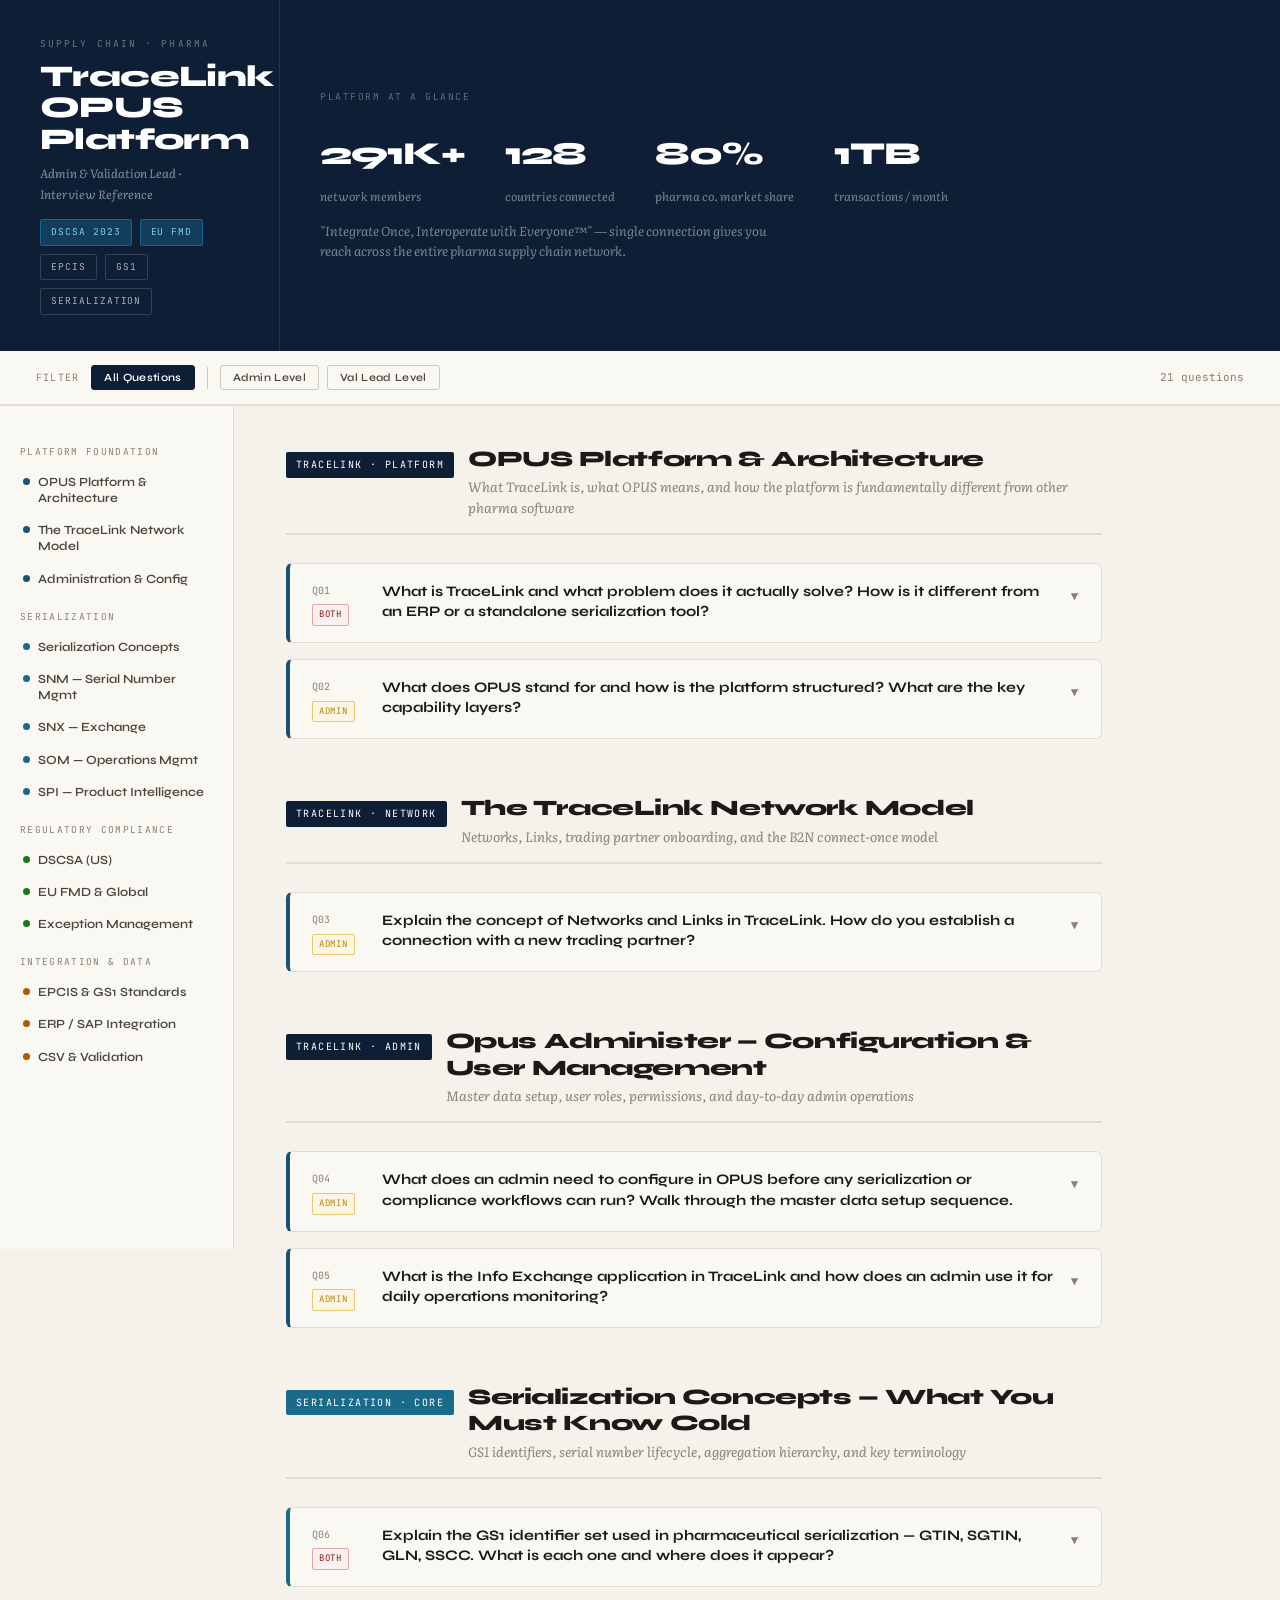
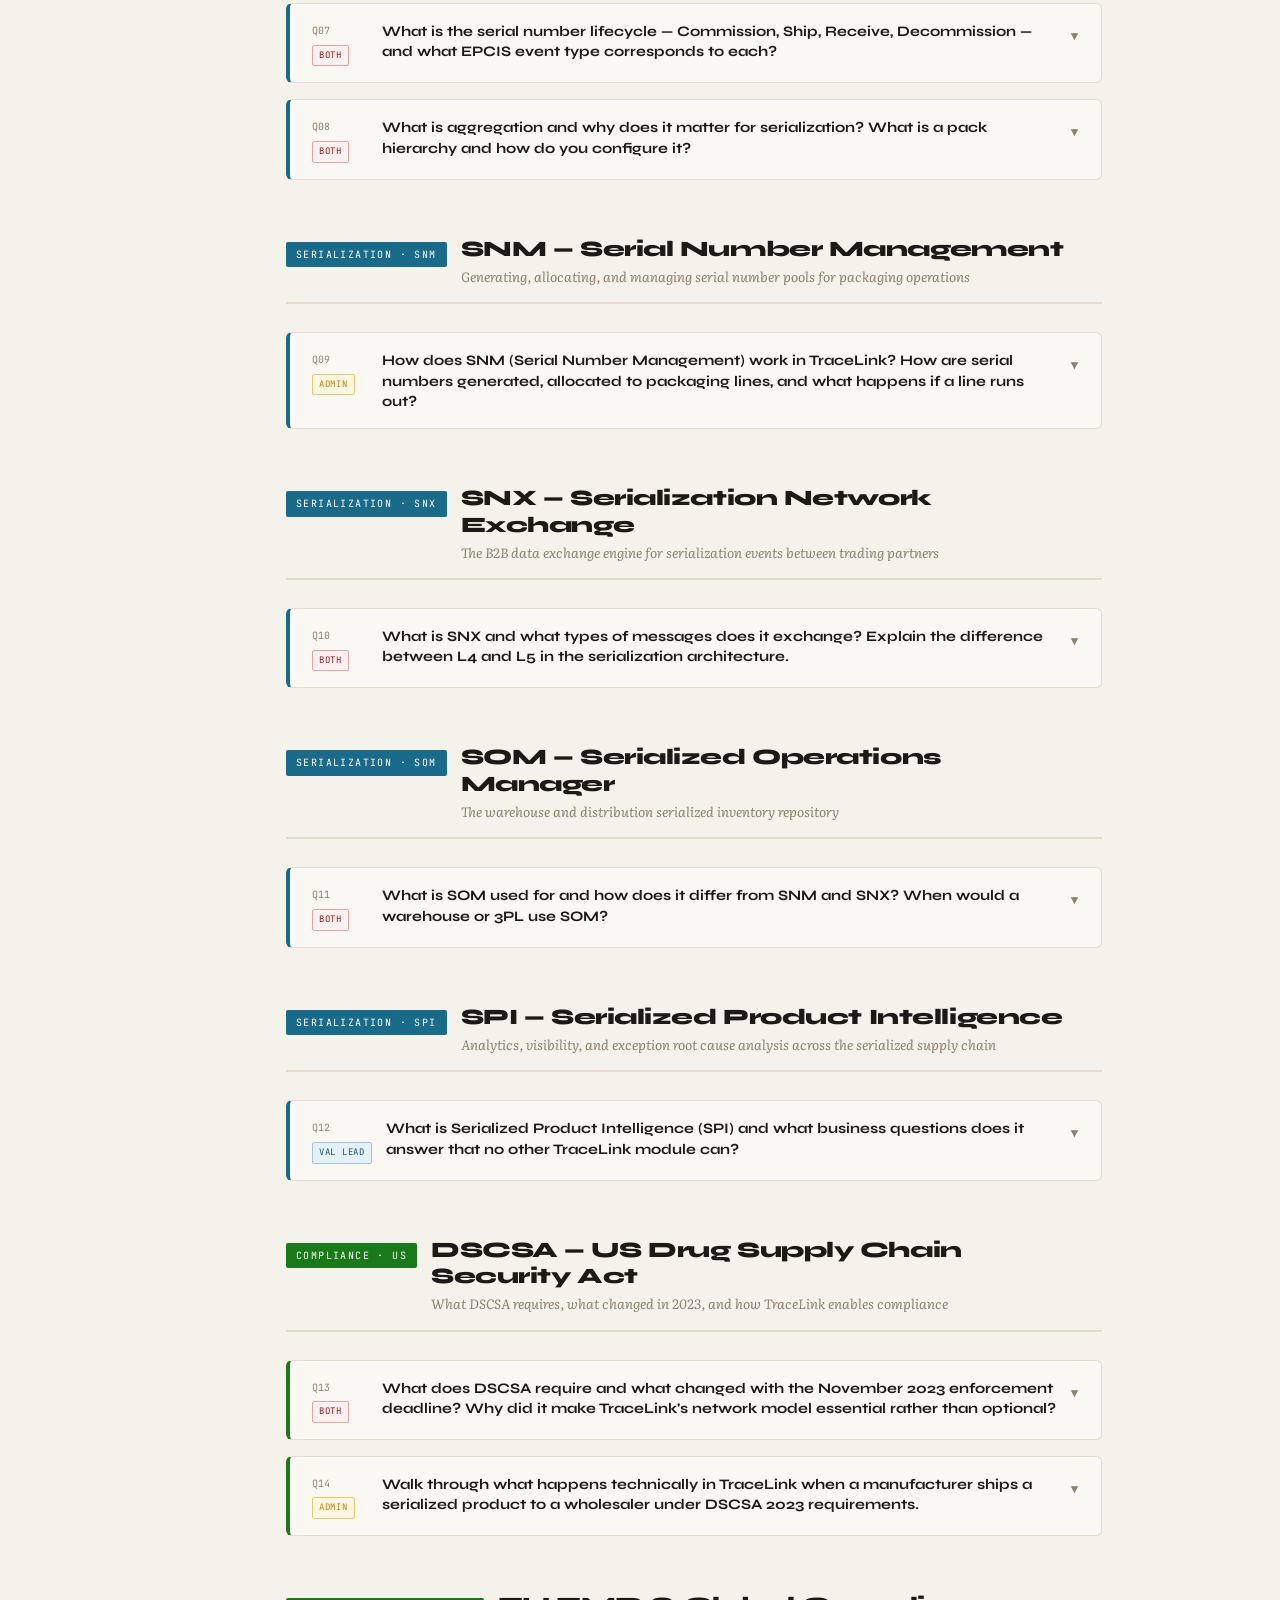
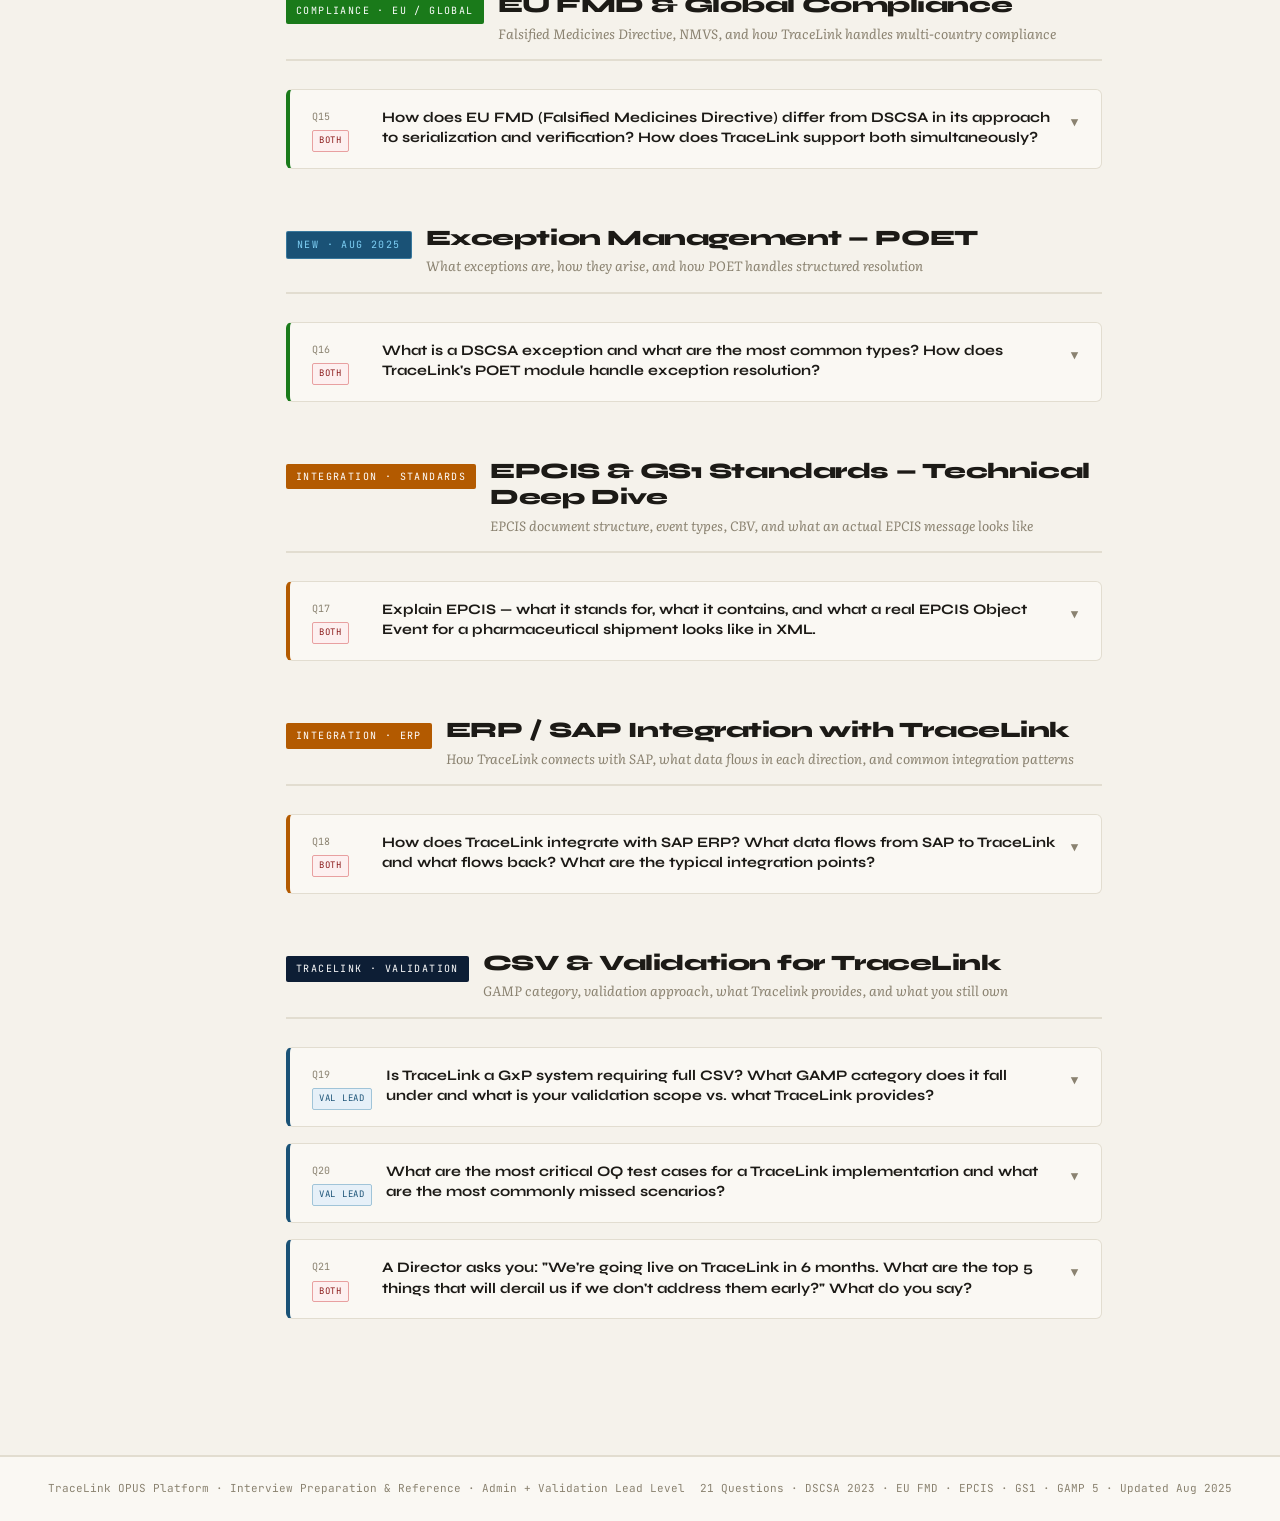
<file: kb/tracelink_opus_qa.html>
<!DOCTYPE html>
<html lang="en">
<head>
<meta charset="UTF-8">
<meta name="viewport" content="width=device-width, initial-scale=1.0">
<title>TraceLink OPUS — Interview Prep &amp; Reference</title>
<style>
  @import url('https://fonts.googleapis.com/css2?family=Syne:wght@400;600;700;800&family=Literata:ital,opsz,wght@0,7..72,300;0,7..72,400;1,7..72,300&family=JetBrains+Mono:wght@300;400;500&display=swap');

  :root {
    --bg: #f5f2eb;
    --surface: #faf8f3;
    --surface2: #f0ece2;
    --border: #e2ddd0;
    --border2: #cdc8b8;
    --ink: #1c1a16;
    --ink2: #4a4639;
    --ink3: #8a8270;
    /* TraceLink brand = deep navy + teal */
    --tl:        #0d1e35;
    --tl-light:  #1a5276;
    --tl-pale:   #e6f0f8;
    /* Serialization = blue-steel */
    --ser:       #0d2a3a;
    --ser-light: #1a6a8a;
    --ser-pale:  #e6f3f8;
    /* Compliance = forest green */
    --comp:       #0d2a0d;
    --comp-light: #1a7a1a;
    --comp-pale:  #e6f5e6;
    /* Integration/Network = warm orange */
    --net:       #3a1a00;
    --net-light: #b35a00;
    --net-pale:  #fdf0e0;
    --gold: #b8860b;
    --gold-pale: #fdf6e3;
    --red: #8b1a1a;
    --red-pale: #fdf0f0;
  }

  * { margin:0; padding:0; box-sizing:border-box; }

  body {
    background: var(--bg);
    color: var(--ink);
    font-family: 'Literata', Georgia, serif;
    font-size: 15px;
    line-height: 1.75;
  }

  /* ══ MASTHEAD ══ */
  .masthead {
    background: var(--tl);
    overflow: hidden;
    position: relative;
  }

  .masthead-inner {
    display: grid;
    grid-template-columns: 280px 1fr;
    min-height: 158px;
    max-width: 1300px;
    margin: 0 auto;
  }

  .masthead-left {
    padding: 36px 40px;
    border-right: 1px solid rgba(255,255,255,0.1);
    display: flex;
    flex-direction: column;
    justify-content: center;
  }

  .masthead-right {
    padding: 36px 40px;
    display: flex;
    flex-direction: column;
    justify-content: center;
  }

  .masthead-logo {
    font-family: 'JetBrains Mono', monospace;
    font-size: 9.5px;
    letter-spacing: 0.22em;
    color: rgba(255,255,255,0.4);
    text-transform: uppercase;
    margin-bottom: 8px;
  }

  .masthead-title {
    font-family: 'Syne', sans-serif;
    font-size: 30px;
    font-weight: 800;
    line-height: 1.05;
    letter-spacing: -0.02em;
    color: #fff;
  }

  .masthead-sub {
    font-size: 12px;
    color: rgba(255,255,255,0.5);
    margin-top: 8px;
    font-style: italic;
  }

  .masthead-pills {
    display: flex;
    flex-wrap: wrap;
    gap: 8px;
    margin-top: 10px;
  }

  .masthead-pill {
    font-family: 'JetBrains Mono', monospace;
    font-size: 9.5px;
    letter-spacing: 0.1em;
    text-transform: uppercase;
    padding: 4px 10px;
    border-radius: 2px;
    border: 1px solid rgba(255,255,255,0.15);
    color: rgba(255,255,255,0.65);
  }

  .masthead-pill.hot {
    background: rgba(26,82,118,0.6);
    border-color: rgba(26,162,230,0.4);
    color: #7ecff5;
  }

  .masthead-stat {
    display: flex;
    flex-direction: column;
    gap: 4px;
  }

  .masthead-stat-num {
    font-family: 'Syne', sans-serif;
    font-size: 32px;
    font-weight: 800;
    letter-spacing: -0.03em;
    color: #fff;
  }

  .masthead-stat-label {
    font-size: 12px;
    color: rgba(255,255,255,0.45);
    font-style: italic;
  }

  .masthead-stats-row {
    display: flex;
    gap: 40px;
    margin-top: 6px;
  }

  /* ══ CONTROLS ══ */
  .controls {
    background: var(--surface);
    border-bottom: 2px solid var(--border);
    padding: 14px 36px;
    display: flex;
    align-items: center;
    gap: 8px;
    flex-wrap: wrap;
    position: sticky;
    top: 0;
    z-index: 100;
  }

  .filter-label {
    font-family: 'JetBrains Mono', monospace;
    font-size: 10px;
    letter-spacing: 0.12em;
    color: var(--ink3);
    text-transform: uppercase;
    margin-right: 4px;
  }

  .filter-btn {
    font-family: 'Syne', sans-serif;
    font-size: 11px;
    font-weight: 600;
    padding: 5px 12px;
    border-radius: 3px;
    border: 1.5px solid var(--border2);
    background: var(--surface);
    color: var(--ink2);
    cursor: pointer;
    transition: all 0.15s;
    letter-spacing: 0.03em;
  }

  .filter-btn:hover { background: var(--surface2); border-color: var(--ink3); }
  .filter-btn.active-all    { background: var(--tl);        color: #fff; border-color: var(--tl); }
  .filter-btn.active-admin  { background: var(--gold);      color: #fff; border-color: var(--gold); }
  .filter-btn.active-val    { background: var(--ser-light); color: #fff; border-color: var(--ser-light); }

  .sep { width: 1px; height: 22px; background: var(--border2); margin: 0 4px; }
  .q-count { font-family: 'JetBrains Mono', monospace; font-size: 11px; color: var(--ink3); margin-left: auto; }

  /* ══ LAYOUT ══ */
  .layout { display: grid; grid-template-columns: 234px 1fr; max-width: 1300px; margin: 0 auto; }

  /* ══ SIDEBAR ══ */
  .sidebar {
    padding: 24px 0;
    border-right: 1px solid var(--border);
    position: sticky;
    top: 57px;
    height: calc(100vh - 57px);
    overflow-y: auto;
    background: var(--surface);
  }

  .sidebar::-webkit-scrollbar { width: 3px; }
  .sidebar::-webkit-scrollbar-thumb { background: var(--border2); }

  .nav-group-label {
    font-family: 'JetBrains Mono', monospace;
    font-size: 9.5px;
    letter-spacing: 0.14em;
    color: var(--ink3);
    text-transform: uppercase;
    padding: 14px 20px 5px;
  }

  .nav-item {
    display: flex;
    align-items: flex-start;
    gap: 8px;
    padding: 8px 20px;
    cursor: pointer;
    transition: all 0.12s;
    font-size: 12.5px;
    font-family: 'Syne', sans-serif;
    font-weight: 600;
    color: var(--ink2);
    border-left: 3px solid transparent;
    line-height: 1.3;
  }

  .nav-item:hover { background: var(--surface2); color: var(--ink); }
  .nav-item.active { color: var(--tl-light); border-left-color: var(--tl-light); background: var(--tl-pale); }

  .nav-pip { width: 7px; height: 7px; border-radius: 50%; flex-shrink: 0; margin-top: 4px; background: var(--tl-light); }
  .nav-pip.pip-ser  { background: var(--ser-light); }
  .nav-pip.pip-comp { background: var(--comp-light); }
  .nav-pip.pip-net  { background: var(--net-light); }

  /* ══ CONTENT ══ */
  .content { padding: 40px 52px 80px; max-width: 920px; }

  .section { margin-bottom: 56px; animation: fadeUp 0.4s ease both; }
  @keyframes fadeUp { from { opacity:0; transform:translateY(12px); } to { opacity:1; transform:translateY(0); } }

  .section-header { display: flex; align-items: flex-start; gap: 14px; margin-bottom: 28px; padding-bottom: 16px; border-bottom: 2px solid var(--border); }

  .section-tag { font-family: 'JetBrains Mono', monospace; font-size: 10px; letter-spacing: 0.14em; padding: 4px 10px; border-radius: 2px; text-transform: uppercase; white-space: nowrap; margin-top: 6px; flex-shrink: 0; }

  .tag-tl   { background: var(--tl);        color: #fff; }
  .tag-ser  { background: var(--ser-light);  color: #fff; }
  .tag-comp { background: var(--comp-light); color: #fff; }
  .tag-net  { background: var(--net-light);  color: #fff; }
  .tag-hot  { background: #1a5276;           color: #7ecff5; border: 1px solid rgba(126,207,245,0.3); }

  .section-title { font-family: 'Syne', sans-serif; font-size: 22px; font-weight: 800; letter-spacing: -0.02em; line-height: 1.2; color: var(--ink); }
  .section-desc  { font-size: 13.5px; color: var(--ink3); font-style: italic; margin-top: 4px; line-height: 1.5; }

  /* ══ Q&A CARDS ══ */
  .qa-card { background: var(--surface); border: 1.5px solid var(--border); border-radius: 6px; margin-bottom: 16px; overflow: hidden; transition: border-color 0.15s; }
  .qa-card:hover { border-color: var(--border2); }
  .qa-card { border-left: 4px solid var(--tl-light); }
  .qa-card.ser-card  { border-left-color: var(--ser-light); }
  .qa-card.comp-card { border-left-color: var(--comp-light); }
  .qa-card.net-card  { border-left-color: var(--net-light); }

  .qa-question { padding: 18px 22px 16px; cursor: pointer; display: flex; gap: 14px; align-items: flex-start; user-select: none; }
  .qa-question:hover { background: var(--surface2); }

  .q-meta { display: flex; flex-direction: column; gap: 5px; flex-shrink: 0; min-width: 56px; align-items: flex-start; }
  .q-num  { font-family: 'JetBrains Mono', monospace; font-size: 10px; color: var(--ink3); }

  .level-badge { font-family: 'JetBrains Mono', monospace; font-size: 9px; letter-spacing: 0.08em; padding: 2px 6px; border-radius: 2px; text-transform: uppercase; }
  .badge-admin { background: var(--gold-pale);  color: var(--gold);    border: 1px solid #e8c96a; }
  .badge-val   { background: var(--tl-pale);    color: var(--tl-light); border: 1px solid #a0c4d8; }
  .badge-both2 { background: var(--red-pale);   color: var(--red);     border: 1px solid #e8a0a0; }
  .badge-hot   { background: #e6f3f8; color: var(--ser-light); border: 1px solid #a0d0e8; }

  .q-text    { font-family: 'Syne', sans-serif; font-size: 14.5px; font-weight: 700; color: var(--ink); line-height: 1.4; flex: 1; }
  .q-chevron { font-size: 12px; color: var(--ink3); transition: transform 0.2s; margin-top: 3px; flex-shrink: 0; }
  .qa-card.open .q-chevron { transform: rotate(180deg); }

  .qa-answer { display: none; padding: 0 22px 22px; border-top: 1px solid var(--border); }
  .qa-card.open .qa-answer { display: block; }

  .answer-label { font-family: 'JetBrains Mono', monospace; font-size: 9.5px; letter-spacing: 0.14em; color: var(--ink3); text-transform: uppercase; margin: 16px 0 10px; }

  .answer-body { font-size: 14px; color: var(--ink2); line-height: 1.8; }
  .answer-body p { margin-bottom: 10px; }
  .answer-body p:last-child { margin-bottom: 0; }
  .answer-body strong { color: var(--ink); font-weight: 600; }
  .answer-body ul { list-style: none; padding: 0; margin: 10px 0; display: flex; flex-direction: column; gap: 6px; }
  .answer-body ul li { display: flex; gap: 10px; align-items: flex-start; font-size: 13.5px; }
  .answer-body ul li::before { content: '▸'; color: var(--ink3); font-size: 10px; margin-top: 5px; flex-shrink: 0; }
  .answer-body ol { padding-left: 20px; margin: 10px 0; display: flex; flex-direction: column; gap: 6px; }
  .answer-body ol li { font-size: 13.5px; color: var(--ink2); }

  .tip { background: var(--gold-pale); border-left: 3px solid var(--gold); border-radius: 0 4px 4px 0; padding: 12px 16px; margin: 12px 0; font-size: 13px; color: var(--ink2); font-style: italic; }
  .tip strong { color: var(--gold); font-style: normal; }

  .critical { background: var(--red-pale); border-left: 3px solid var(--red); border-radius: 0 4px 4px 0; padding: 12px 16px; margin: 12px 0; font-size: 13px; color: var(--ink2); }
  .critical strong { color: var(--red); }

  .info { background: var(--tl-pale); border-left: 3px solid var(--tl-light); border-radius: 0 4px 4px 0; padding: 12px 16px; margin: 12px 0; font-size: 13px; color: var(--ink2); }
  .info strong { color: var(--tl-light); }

  .code-snippet { font-family: 'JetBrains Mono', monospace; font-size: 12px; background: var(--surface2); border: 1px solid var(--border); border-radius: 4px; padding: 12px 16px; margin: 10px 0; color: var(--ink2); white-space: pre-wrap; line-height: 1.6; }

  /* Comparison table */
  .deliv-table { width: 100%; border-collapse: collapse; font-size: 13.5px; }
  .deliv-table th { font-family: 'JetBrains Mono', monospace; font-size: 10px; letter-spacing: 0.1em; text-transform: uppercase; color: var(--ink3); padding: 10px 16px; border-bottom: 1px solid var(--border); text-align: left; }
  .deliv-table td { padding: 13px 16px; border-bottom: 1px solid var(--border); vertical-align: top; color: var(--ink2); }
  .deliv-table tr:hover td { background: var(--surface); color: var(--ink); }
  .deliv-table td:first-child { font-weight: 600; color: var(--ink); }

  .section.hidden { display: none; }
  .qa-card.hidden { display: none; }

  /* ══ FOOTER ══ */
  .page-footer { border-top: 2px solid var(--border); padding: 22px 48px; font-family: 'JetBrains Mono', monospace; font-size: 11px; color: var(--ink3); display: flex; justify-content: space-between; align-items: center; background: var(--surface); flex-wrap: wrap; gap: 8px; }
</style>
</head>
<body>

<!-- MASTHEAD -->
<div class="masthead">
  <div class="masthead-inner">
    <div class="masthead-left">
      <div class="masthead-logo">Supply Chain · Pharma</div>
      <div class="masthead-title">TraceLink<br>OPUS Platform</div>
      <div class="masthead-sub">Admin &amp; Validation Lead · Interview Reference</div>
      <div class="masthead-pills" style="margin-top:14px;">
        <span class="masthead-pill hot">DSCSA 2023</span>
        <span class="masthead-pill hot">EU FMD</span>
        <span class="masthead-pill">EPCIS</span>
        <span class="masthead-pill">GS1</span>
        <span class="masthead-pill">Serialization</span>
      </div>
    </div>
    <div class="masthead-right">
      <div style="font-family:'JetBrains Mono',monospace;font-size:9.5px;letter-spacing:0.16em;color:rgba(255,255,255,0.35);text-transform:uppercase;margin-bottom:14px;">Platform at a Glance</div>
      <div class="masthead-stats-row">
        <div class="masthead-stat">
          <div class="masthead-stat-num">291K+</div>
          <div class="masthead-stat-label">network members</div>
        </div>
        <div class="masthead-stat">
          <div class="masthead-stat-num">128</div>
          <div class="masthead-stat-label">countries connected</div>
        </div>
        <div class="masthead-stat">
          <div class="masthead-stat-num">80%</div>
          <div class="masthead-stat-label">pharma co. market share</div>
        </div>
        <div class="masthead-stat">
          <div class="masthead-stat-num">1TB</div>
          <div class="masthead-stat-label">transactions / month</div>
        </div>
      </div>
      <div style="margin-top:14px;font-size:13px;color:rgba(255,255,255,0.45);font-style:italic;max-width:480px;line-height:1.6;">"Integrate Once, Interoperate with Everyone™" — single connection gives you reach across the entire pharma supply chain network.</div>
    </div>
  </div>
</div>

<!-- CONTROLS -->
<div class="controls">
  <span class="filter-label">Filter</span>
  <button class="filter-btn active-all" onclick="filter('all',this)">All Questions</button>
  <div class="sep"></div>
  <button class="filter-btn" onclick="filter('admin',this)">Admin Level</button>
  <button class="filter-btn" onclick="filter('val',this)">Val Lead Level</button>
  <span class="q-count" id="qcount">Loading...</span>
</div>

<!-- LAYOUT -->
<div class="layout">

  <!-- SIDEBAR -->
  <nav class="sidebar">
    <div class="nav-group-label">Platform Foundation</div>
    <div class="nav-item" onclick="jumpTo('opus-platform')"><div class="nav-pip"></div>OPUS Platform &amp; Architecture</div>
    <div class="nav-item" onclick="jumpTo('opus-network')"><div class="nav-pip"></div>The TraceLink Network Model</div>
    <div class="nav-item" onclick="jumpTo('opus-admin')"><div class="nav-pip"></div>Administration &amp; Config</div>

    <div class="nav-group-label">Serialization</div>
    <div class="nav-item" onclick="jumpTo('ser-concepts')"><div class="nav-pip pip-ser"></div>Serialization Concepts</div>
    <div class="nav-item" onclick="jumpTo('ser-snm')"><div class="nav-pip pip-ser"></div>SNM — Serial Number Mgmt</div>
    <div class="nav-item" onclick="jumpTo('ser-snx')"><div class="nav-pip pip-ser"></div>SNX — Exchange</div>
    <div class="nav-item" onclick="jumpTo('ser-som')"><div class="nav-pip pip-ser"></div>SOM — Operations Mgmt</div>
    <div class="nav-item" onclick="jumpTo('ser-spi')"><div class="nav-pip pip-ser"></div>SPI — Product Intelligence</div>

    <div class="nav-group-label">Regulatory Compliance</div>
    <div class="nav-item" onclick="jumpTo('reg-dscsa')"><div class="nav-pip pip-comp"></div>DSCSA (US)</div>
    <div class="nav-item" onclick="jumpTo('reg-fmd')"><div class="nav-pip pip-comp"></div>EU FMD &amp; Global</div>
    <div class="nav-item" onclick="jumpTo('reg-exceptions')"><div class="nav-pip pip-comp"></div>Exception Management</div>

    <div class="nav-group-label">Integration &amp; Data</div>
    <div class="nav-item" onclick="jumpTo('int-epcis')"><div class="nav-pip pip-net"></div>EPCIS &amp; GS1 Standards</div>
    <div class="nav-item" onclick="jumpTo('int-erp')"><div class="nav-pip pip-net"></div>ERP / SAP Integration</div>
    <div class="nav-item" onclick="jumpTo('int-val')"><div class="nav-pip pip-net"></div>CSV &amp; Validation</div>
  </nav>

  <!-- CONTENT -->
  <div class="content">

    <!-- ═══════════════════════════════
         PLATFORM FOUNDATION
    ═══════════════════════════════ -->
    <div class="section" id="opus-platform">
      <div class="section-header">
        <span class="section-tag tag-tl">TraceLink · Platform</span>
        <div>
          <div class="section-title">OPUS Platform &amp; Architecture</div>
          <div class="section-desc">What TraceLink is, what OPUS means, and how the platform is fundamentally different from other pharma software</div>
        </div>
      </div>

      <div class="qa-card" data-tags="admin val">
        <div class="qa-question" onclick="toggle(this)">
          <div class="q-meta"><span class="q-num">Q01</span><span class="level-badge badge-both2">Both</span></div>
          <div class="q-text">What is TraceLink and what problem does it actually solve? How is it different from an ERP or a standalone serialization tool?</div>
          <div class="q-chevron">▼</div>
        </div>
        <div class="qa-answer"><div class="answer-label">Answer</div><div class="answer-body">
          <p>TraceLink is a <strong>multi-enterprise supply chain network platform</strong> — not a single-company system. That distinction is the core of everything. Most software (ERP, LIMS, QMS) manages data and processes within your company. TraceLink connects your company with every other company in your supply chain — <strong>291,000+ entities across 128 countries</strong> — through a single integration.</p>
          <p>The fundamental problem it solves: pharmaceutical supply chain compliance (serialization, track-and-trace, DSCSA, EU FMD) requires exchanging data with hundreds or thousands of trading partners — contract manufacturers, wholesalers, distributors, pharmacies, 3PLs. Without TraceLink, each of those connections is a separate point-to-point integration — expensive, slow, and brittle.</p>
          <p><strong>TraceLink's model: "Integrate Once, Interoperate with Everyone™"</strong></p>
          <ul>
            <li>You build one integration to TraceLink's OPUS platform</li>
            <li>TraceLink handles all B2B connectivity, data translation, and format conversion to/from every partner</li>
            <li>Adding a new trading partner is configuration, not an IT project — no new interface build required</li>
          </ul>
          <p><strong>vs. ERP:</strong> SAP/Oracle manages your internal operations (purchasing, manufacturing, inventory). TraceLink manages the data that must flow between you and external partners for regulatory compliance. They complement each other — most companies integrate TraceLink with SAP to feed master data (GTINs, lot numbers) into TraceLink and receive serialization events back.</p>
          <p><strong>vs. standalone serialization tool:</strong> A point solution handles your packaging line serialization but has no network — you still need to build integrations to send EPCIS data to every partner. TraceLink provides the network layer on top of the serialization function.</p>
          <div class="info"><strong>Director-level framing:</strong> TraceLink's value is the network, not just the software. The larger the network grows, the more valuable it becomes for everyone on it. That's a fundamentally different business model from licensed software — and it means TraceLink's incentive is to onboard your partners quickly, not to charge you for each integration.</div>
        </div></div>
      </div>

      <div class="qa-card" data-tags="admin">
        <div class="qa-question" onclick="toggle(this)">
          <div class="q-meta"><span class="q-num">Q02</span><span class="level-badge badge-admin">Admin</span></div>
          <div class="q-text">What does OPUS stand for and how is the platform structured? What are the key capability layers?</div>
          <div class="q-chevron">▼</div>
        </div>
        <div class="qa-answer"><div class="answer-label">Answer</div><div class="answer-body">
          <p><strong>OPUS = Orchestration Platform for Universal Solutions</strong>. It is TraceLink's PaaS (Platform as a Service) layer — a no-code/low-code development and deployment environment that hosts all TraceLink applications and allows customers to build custom orchestration solutions.</p>
          <p>The OPUS architecture has four distinct layers:</p>
          <ul>
            <li><strong>OPUS Network Platform</strong> — The connectivity and B2B infrastructure layer. Handles all trading partner onboarding, data translation between formats (EPCIS, flat file, EDI, XML, JSON), message routing, and delivery. This is the "Integrate Once" layer.</li>
            <li><strong>OPUS Applications</strong> — Pre-built solutions sitting on the network: Serialization (SNM, SNX, SOM), Compliance (DSCSA, EU FMD), Master Data Exchange, Smart Event Manager, MINT. These are TraceLink-built, validated applications customers subscribe to.</li>
            <li><strong>OPUS Administration (Opus Administer)</strong> — The configuration and user management layer. Where admins set up company networks, manage users, define permissions, configure product master data, and manage trading partner Links.</li>
            <li><strong>OPUS Solution Designer</strong> — A newer low-code capability allowing customers and partners to build custom supply chain orchestration workflows on the OPUS platform without writing code. Think of it as configuring custom process flows on top of the network.</li>
          </ul>
          <p>The latest additions (August 2025) added <strong>MINT</strong> (Multienterprise Information Network Tower) for supply chain visibility analytics and <strong>POET</strong> (Process Orchestration for Empowered Teams) for structured exception collaboration.</p>
          <div class="tip"><strong>Admin implication:</strong> When you join TraceLink, you're onboarded onto the OPUS platform and get access to the specific applications your subscription covers. An Admin's day-to-day work lives in Opus Administer — configuring products, managing partner Links, handling user access, and monitoring message processing in Info Exchange.</div>
        </div></div>
      </div>

    </div><!-- /opus-platform -->

    <!-- ═══════════════════════════════
         NETWORK MODEL
    ═══════════════════════════════ -->
    <div class="section" id="opus-network">
      <div class="section-header">
        <span class="section-tag tag-tl">TraceLink · Network</span>
        <div>
          <div class="section-title">The TraceLink Network Model</div>
          <div class="section-desc">Networks, Links, trading partner onboarding, and the B2N connect-once model</div>
        </div>
      </div>

      <div class="qa-card" data-tags="admin">
        <div class="qa-question" onclick="toggle(this)">
          <div class="q-meta"><span class="q-num">Q03</span><span class="level-badge badge-admin">Admin</span></div>
          <div class="q-text">Explain the concept of Networks and Links in TraceLink. How do you establish a connection with a new trading partner?</div>
          <div class="q-chevron">▼</div>
        </div>
        <div class="qa-answer"><div class="answer-label">Answer</div><div class="answer-body">
          <p>TraceLink uses a <strong>Network-and-Link model</strong> as the foundational concept for all multi-enterprise collaboration:</p>
          <ul>
            <li><strong>Network</strong> — A defined scope of connectivity within a TraceLink application. A company can own one or more Networks (e.g., a "US DSCSA Network" and an "EU FMD Network" for the same company). The Network determines what application capabilities and compliance rules are active.</li>
            <li><strong>Link</strong> — A specific connection between two companies within a Network. A Link between Company A (manufacturer) and Company B (wholesaler) enables them to exchange data within that Network's scope. Links can be directional (A sends to B) or bidirectional. Each Link defines the message types that can flow and the connectivity method (TraceLink-to-TraceLink, SFTP, AS2, API).</li>
          </ul>
          <p><strong>Establishing a new trading partner connection:</strong></p>
          <ol>
            <li><strong>Partner already on TraceLink network</strong> — Most likely scenario since 291K+ members exist. Admin searches the directory, sends a Link invitation, partner accepts. Configuration only — no technical build required. This is the "Integrate Once" value realized.</li>
            <li><strong>Partner NOT on TraceLink</strong> — TraceLink's Network Success team can onboard the partner. For partners without their own systems, TraceLink provides a web portal UI for manual data exchange (uploading EPCIS files, receiving ASNs). For partners with systems, a standard integration is built once.</li>
            <li><strong>Configure the Link</strong> — Define connectivity method, message types, data translation rules, and any custom field mappings. Test in sandbox. Activate for production.</li>
          </ol>
          <div class="info"><strong>Director talking point:</strong> "Our biggest integration cost savings come from the network model. Adding our 50th wholesaler was a configuration task — not a 6-month IT project. Every partner we onboard to TraceLink makes the network more valuable for our next partner."</div>
        </div></div>
      </div>

    </div><!-- /opus-network -->

    <!-- ═══════════════════════════════
         ADMINISTRATION
    ═══════════════════════════════ -->
    <div class="section" id="opus-admin">
      <div class="section-header">
        <span class="section-tag tag-tl">TraceLink · Admin</span>
        <div>
          <div class="section-title">Opus Administer — Configuration &amp; User Management</div>
          <div class="section-desc">Master data setup, user roles, permissions, and day-to-day admin operations</div>
        </div>
      </div>

      <div class="qa-card" data-tags="admin">
        <div class="qa-question" onclick="toggle(this)">
          <div class="q-meta"><span class="q-num">Q04</span><span class="level-badge badge-admin">Admin</span></div>
          <div class="q-text">What does an admin need to configure in OPUS before any serialization or compliance workflows can run? Walk through the master data setup sequence.</div>
          <div class="q-chevron">▼</div>
        </div>
        <div class="qa-answer"><div class="answer-label">Answer</div><div class="answer-body">
          <p>Before any serialization message can be processed, the following must be configured in Opus Administer — in this sequence:</p>
          <ol>
            <li><strong>Company profile</strong> — Company name, address, GLN (Global Location Number — the GS1 identifier for your company). GLN is foundational — it identifies your company in all EPCIS messages.</li>
            <li><strong>Internal locations</strong> — Define your manufacturing sites, warehouses, and distribution centers. Each location gets its own GLN. Locations appear in EPCIS events as the "read point" and "business location" — they tell the supply chain where an event occurred.</li>
            <li><strong>Product master data</strong> — Define each product: GTIN (Global Trade Item Number — the GS1 product identifier that goes on the barcode), product description, dosage form, strength, pack levels (unit/case/pallet), National Drug Code (for US products). This data must be correct and complete before serial numbers can be generated — serial numbers are always associated with a GTIN.</li>
            <li><strong>Trading partner profiles (Links)</strong> — Configure each partner's identity (their GLN) and the Link between you. This is what allows EPCIS messages to be routed correctly.</li>
            <li><strong>Users and roles</strong> — Create user accounts, assign roles (Admin, Operator, Read-Only, Compliance Manager). Role determines what menus and actions are available.</li>
            <li><strong>Application-specific config</strong> — Once the above is done, configure the specific applications: for SNM, define serial number generation ranges and formats; for DSCSA, configure the EPCIS transaction profiles and partner mappings.</li>
          </ol>
          <div class="critical"><strong>GTIN and GLN accuracy is critical.</strong> Errors in product master data (wrong GTIN, wrong pack hierarchy) propagate into all downstream serialization data and create DSCSA exceptions with trading partners. Master data errors are one of the leading causes of EPCIS verification failures. Validate all GTINs against GS1 registry before configuration.</div>
        </div></div>
      </div>

      <div class="qa-card" data-tags="admin">
        <div class="qa-question" onclick="toggle(this)">
          <div class="q-meta"><span class="q-num">Q05</span><span class="level-badge badge-admin">Admin</span></div>
          <div class="q-text">What is the Info Exchange application in TraceLink and how does an admin use it for daily operations monitoring?</div>
          <div class="q-chevron">▼</div>
        </div>
        <div class="qa-answer"><div class="answer-label">Answer</div><div class="answer-body">
          <p><strong>Info Exchange</strong> is TraceLink's message monitoring and troubleshooting hub — the admin's operational cockpit for all inbound and outbound data exchange. Think of it as the message queue and error log for everything flowing through the network.</p>
          <p><strong>What you see in Info Exchange:</strong></p>
          <ul>
            <li><strong>Message status</strong> — Every message (EPCIS event, SNX commission, verification request) has a status: Processed Successfully, Processing, Failed, Rejected. Failed messages require investigation.</li>
            <li><strong>Error details</strong> — For failed messages, Info Exchange shows the error code, error description, and the specific field/value that caused the failure. E.g., "GTIN not found in master data" or "Serial number already commissioned."</li>
            <li><strong>Message content</strong> — Drill into any message to see its raw content — the actual EPCIS XML or SNX payload. Critical for debugging partner issues.</li>
            <li><strong>Reprocessing</strong> — After fixing a root cause (e.g., missing GTIN added to master data), failed messages can be reprocessed from Info Exchange without requiring the partner to resend.</li>
            <li><strong>Audit trail</strong> — All message processing is logged with timestamps, user actions, and status changes. This is part of your TraceLink audit trail for validation purposes.</li>
          </ul>
          <div class="tip"><strong>Daily admin routine:</strong> Start every morning with an Info Exchange scan — filter for Failed or Rejected messages from the previous 24 hours. Each failure is a potential compliance gap. Resolve same-day. Track recurring errors as deviation candidates if they represent systemic issues.</div>
        </div></div>
      </div>

    </div><!-- /opus-admin -->

    <!-- ═══════════════════════════════
         SERIALIZATION CONCEPTS
    ═══════════════════════════════ -->
    <div class="section" id="ser-concepts">
      <div class="section-header">
        <span class="section-tag tag-ser">Serialization · Core</span>
        <div>
          <div class="section-title">Serialization Concepts — What You Must Know Cold</div>
          <div class="section-desc">GS1 identifiers, serial number lifecycle, aggregation hierarchy, and key terminology</div>
        </div>
      </div>

      <div class="qa-card ser-card" data-tags="admin val">
        <div class="qa-question" onclick="toggle(this)">
          <div class="q-meta"><span class="q-num">Q06</span><span class="level-badge badge-both2">Both</span></div>
          <div class="q-text">Explain the GS1 identifier set used in pharmaceutical serialization — GTIN, SGTIN, GLN, SSCC. What is each one and where does it appear?</div>
          <div class="q-chevron">▼</div>
        </div>
        <div class="qa-answer"><div class="answer-label">Answer</div><div class="answer-body">
          <p>These are the foundational data elements of the global pharmaceutical serialization system. You must know them cold:</p>
          <ul>
            <li><strong>GTIN (Global Trade Item Number)</strong> — Identifies a specific product at a specific pack level. A 14-digit number. The same GTIN is on every box of a given drug product — it doesn't change per individual unit. GTIN + Serial Number together make each unit unique.</li>
            <li><strong>SGTIN (Serialized GTIN)</strong> — GTIN + Serial Number combined. This is the unique identity of one specific package. SGTIN is the EPC (Electronic Product Code) used in EPCIS events. Format: urn:epc:id:sgtin:[company prefix].[item reference].[serial number]</li>
            <li><strong>GLN (Global Location Number)</strong> — 13-digit GS1 identifier for a physical location or legal entity. Every company and every significant location (factory, warehouse, pharmacy) has a GLN. GLNs appear in EPCIS events as "read point" (where scanning occurred) and "business location" (where the product is).</li>
            <li><strong>SSCC (Serial Shipping Container Code)</strong> — 18-digit GS1 identifier for a logistics unit (case, pallet). When products are aggregated (individual units packed into a case, cases stacked on a pallet), each container level gets an SSCC. SSCCs link parent-child relationships in the aggregation hierarchy.</li>
            <li><strong>NDC (National Drug Code)</strong> — US-specific 10-digit or 11-digit identifier for a drug product. Used in DSCSA as a product identifier and maps to the GTIN. The FDA requires NDC on serialized products sold in the US.</li>
          </ul>
          <div class="code-snippet">Example SGTIN EPC:
urn:epc:id:sgtin:0614141.107346.2017

Breakdown:
- 0614141    = GS1 Company Prefix (your company's GS1 registration)
- 107346     = Item Reference (your product code within your prefix)
- 2017       = Serial Number (unique per physical unit)

Together: identifies exactly ONE specific package of ONE specific product
from ONE specific company — globally unique.</div>
        </div></div>
      </div>

      <div class="qa-card ser-card" data-tags="admin val">
        <div class="qa-question" onclick="toggle(this)">
          <div class="q-meta"><span class="q-num">Q07</span><span class="level-badge badge-both2">Both</span></div>
          <div class="q-text">What is the serial number lifecycle — Commission, Ship, Receive, Decommission — and what EPCIS event type corresponds to each?</div>
          <div class="q-chevron">▼</div>
        </div>
        <div class="qa-answer"><div class="answer-label">Answer</div><div class="answer-body">
          <p>Every serialized pharmaceutical unit goes through a defined lifecycle. Each lifecycle event is captured as an <strong>EPCIS (Electronic Product Code Information Services)</strong> event — the global standard for recording what happened to a serialized product, where, and when.</p>
          <table class="deliv-table" style="margin-top:12px;">
            <thead><tr><th>Event</th><th>What It Means</th><th>EPCIS Event Type</th><th>Business Step / Disposition</th></tr></thead>
            <tbody>
              <tr><td>Commission</td><td>Serial number is assigned to a physical package at the packaging line</td><td>Object Event</td><td>Commissioning / Active</td></tr>
              <tr><td>Aggregate</td><td>Units packed into case, cases onto pallet — parent-child relationship created</td><td>Aggregation Event</td><td>Packing / In Progress</td></tr>
              <tr><td>Ship</td><td>Product leaves your facility to a trading partner</td><td>Object Event</td><td>Departing / In Transit</td></tr>
              <tr><td>Receive</td><td>Product arrives at trading partner's facility; they scan and accept</td><td>Object Event</td><td>Arriving / Active</td></tr>
              <tr><td>Disaggregate</td><td>Case opened, units separated from parent container</td><td>Aggregation Event</td><td>Unpacking</td></tr>
              <tr><td>Decommission</td><td>Product destroyed, recalled, expired, returned, or dispensed to patient</td><td>Object Event</td><td>Destroying / Recalled / Dispensed</td></tr>
            </tbody>
          </table>
          <div class="info"><strong>DSCSA/FMD implication:</strong> Under DSCSA 2023, manufacturers must send EPCIS transaction data to trading partners for every Ship event. Wholesalers must send EPCIS to their customers (pharmacies) on every Ship. This chain of EPCIS events from manufacturer to dispenser is the "electronic, interoperable, item-level traceability" that DSCSA mandates.</div>
        </div></div>
      </div>

      <div class="qa-card ser-card" data-tags="admin val">
        <div class="qa-question" onclick="toggle(this)">
          <div class="q-meta"><span class="q-num">Q08</span><span class="level-badge badge-both2">Both</span></div>
          <div class="q-text">What is aggregation and why does it matter for serialization? What is a pack hierarchy and how do you configure it?</div>
          <div class="q-chevron">▼</div>
        </div>
        <div class="qa-answer"><div class="answer-label">Answer</div><div class="answer-body">
          <p><strong>Aggregation</strong> is the process of creating a documented parent-child relationship between serialized items across packaging levels. Instead of scanning 1,000 individual bottles to confirm a shipment, you scan one pallet SSCC and the system knows all 1,000 bottles are inside.</p>
          <p><strong>Pack hierarchy</strong> (typical pharma example):</p>
          <div class="code-snippet">PALLET (SSCC: 0360141...)    ← Level 4: Logistics unit
  └── CASE (SSCC: 0360141...)   ← Level 3: Shipping case (12 bottles)
        └── BOTTLE (SGTIN: urn:epc:id:sgtin:...)  ← Level 2: Saleable unit
              └── [optional: inner pack / blister]  ← Level 1: Consumer unit</div>
          <p>The hierarchy is captured in TraceLink via <strong>Aggregation EPCIS events</strong>: each event states "SSCC X contains [list of SGTINs or child SSCCs]." The entire tree is then queryable — "show me everything on pallet X" returns every unit down to item level.</p>
          <p><strong>Configuration in TraceLink (SNM):</strong> Define the pack hierarchy for each product in master data — how many units per inner pack, units per case, cases per pallet. This drives the aggregation logic during packaging operations. The packaging line systems (L4 serialization systems) create the aggregation and send the events to TraceLink (L5 network layer) for dissemination to partners.</p>
          <div class="tip"><strong>Why it matters operationally:</strong> Aggregation enables "saleable returns verification" under DSCSA — when a pharmacy returns product, the wholesaler scans the unit SGTIN and verifies it was legitimately in the supply chain. Without serialized aggregation data, this verification is impossible at scale.</div>
        </div></div>
      </div>

    </div><!-- /ser-concepts -->

    <!-- ═══════════════════════════════
         SNM
    ═══════════════════════════════ -->
    <div class="section" id="ser-snm">
      <div class="section-header">
        <span class="section-tag tag-ser">Serialization · SNM</span>
        <div>
          <div class="section-title">SNM — Serial Number Management</div>
          <div class="section-desc">Generating, allocating, and managing serial number pools for packaging operations</div>
        </div>
      </div>

      <div class="qa-card ser-card" data-tags="admin">
        <div class="qa-question" onclick="toggle(this)">
          <div class="q-meta"><span class="q-num">Q09</span><span class="level-badge badge-admin">Admin</span></div>
          <div class="q-text">How does SNM (Serial Number Management) work in TraceLink? How are serial numbers generated, allocated to packaging lines, and what happens if a line runs out?</div>
          <div class="q-chevron">▼</div>
        </div>
        <div class="qa-answer"><div class="answer-label">Answer</div><div class="answer-body">
          <p>SNM is the upstream module that governs where serial numbers come from before they reach the packaging line. The flow:</p>
          <ol>
            <li><strong>Serial number generation</strong> — SNM generates serialized GTINs (SGTIN EPCs) for each product. Generation rules are configured per product: number format, length, sequential vs. random, uniqueness rules. Importantly, TraceLink ensures global uniqueness — no two SGTINs generated for the same GTIN will ever be the same.</li>
            <li><strong>Pool management</strong> — Generated serial numbers are held in a pool associated with the product and packaging site. The pool has configurable thresholds: "Low" (trigger replenishment) and "Critical" (alert packaging operations).</li>
            <li><strong>Allocation (requisition)</strong> — The L4 packaging line system requests a batch of serial numbers from TraceLink via API or file exchange. SNM allocates a defined quantity from the pool, marks them as "allocated" (reserved), and delivers them to the line. Allocated numbers can't be given to another line.</li>
            <li><strong>Commissioning confirmation</strong> — After packaging, the line reports back which serial numbers were actually used (commissioned onto physical packages) and which were wasted (damaged labels, line stoppages). Unused allocations are returned to the pool or decommissioned. TraceLink updates the status accordingly.</li>
          </ol>
          <p><strong>If a line runs out:</strong> If the pool reaches the critical threshold, SNM sends alerts. Admins can trigger emergency replenishment. In extreme cases (very high-volume packaging runs), an emergency serial number request can be processed — but this should be a process exception, not the norm. Pool sizing should be based on packaging run volume with adequate buffer.</p>
          <div class="critical"><strong>Regulatory implication:</strong> Serialized products cannot leave the facility without a commissioned serial number. Running out of serial numbers = packaging line shutdown. This is an operational risk that must be managed proactively — not reactively. Pool monitoring and replenishment alerts should be set conservatively.</div>
        </div></div>
      </div>

    </div><!-- /ser-snm -->

    <!-- ═══════════════════════════════
         SNX
    ═══════════════════════════════ -->
    <div class="section" id="ser-snx">
      <div class="section-header">
        <span class="section-tag tag-ser">Serialization · SNX</span>
        <div>
          <div class="section-title">SNX — Serialization Network Exchange</div>
          <div class="section-desc">The B2B data exchange engine for serialization events between trading partners</div>
        </div>
      </div>

      <div class="qa-card ser-card" data-tags="admin val">
        <div class="qa-question" onclick="toggle(this)">
          <div class="q-meta"><span class="q-num">Q10</span><span class="level-badge badge-both2">Both</span></div>
          <div class="q-text">What is SNX and what types of messages does it exchange? Explain the difference between L4 and L5 in the serialization architecture.</div>
          <div class="q-chevron">▼</div>
        </div>
        <div class="qa-answer"><div class="answer-label">Answer</div><div class="answer-body">
          <p><strong>SNX (Serialization Network Exchange)</strong> is the module that manages the transfer of serialization data between TraceLink and external systems — both your internal systems (L4) and your trading partners (L5 network).</p>
          <p><strong>The L4 / L5 architecture:</strong></p>
          <ul>
            <li><strong>L1–L3</strong> — Packaging line: individual device controllers (L1), line-level serialization systems (L2), site-level serialization (L3). These are on the factory floor, often from vendors like Systech, ACG, Antares.</li>
            <li><strong>L4</strong> — Site/enterprise serialization management. Your internal LIMS, ERP, or site-level serialization server. Manages serial numbers for your company's operations. Examples: SAP S/4HANA with serialization module, Antares Vision enterprise software.</li>
            <li><strong>L5</strong> — Network/cloud layer. TraceLink is L5. It receives serialization events from your L4 systems and distributes them to trading partners. Also receives events from trading partners and routes them to you.</li>
          </ul>
          <p><strong>What SNX exchanges:</strong></p>
          <ul>
            <li>Commission events from packaging line → TraceLink (you commissioned these serial numbers)</li>
            <li>Aggregation events → TraceLink (these units are in these cases/pallets)</li>
            <li>Ship EPCIS events from you → to your distributor via TraceLink network</li>
            <li>Receive EPCIS acknowledgments from distributor → back to you via TraceLink</li>
            <li>Verification requests from pharmacies checking product authenticity → routed through TraceLink to manufacturer</li>
          </ul>
          <div class="info"><strong>Practical admin view:</strong> SNX is where you configure the message formats and mappings for how your L4 system talks to TraceLink. If your packaging line sends TraceLink a custom XML format, SNX translates it to the canonical TraceLink format and then to EPCIS for distribution to partners. You configure the translation catalogs in SNX.</div>
        </div></div>
      </div>

    </div><!-- /ser-snx -->

    <!-- ═══════════════════════════════
         SOM
    ═══════════════════════════════ -->
    <div class="section" id="ser-som">
      <div class="section-header">
        <span class="section-tag tag-ser">Serialization · SOM</span>
        <div>
          <div class="section-title">SOM — Serialized Operations Manager</div>
          <div class="section-desc">The warehouse and distribution serialized inventory repository</div>
        </div>
      </div>

      <div class="qa-card ser-card" data-tags="admin val">
        <div class="qa-question" onclick="toggle(this)">
          <div class="q-meta"><span class="q-num">Q11</span><span class="level-badge badge-both2">Both</span></div>
          <div class="q-text">What is SOM used for and how does it differ from SNM and SNX? When would a warehouse or 3PL use SOM?</div>
          <div class="q-chevron">▼</div>
        </div>
        <div class="qa-answer"><div class="answer-label">Answer</div><div class="answer-body">
          <p><strong>SOM (Serialized Operations Manager)</strong> is the operational serialized inventory repository — it tracks where serialized products are, what events have occurred to them, and what their current status is across warehouse and distribution operations.</p>
          <p><strong>How it differs from SNM and SNX:</strong></p>
          <ul>
            <li><strong>SNM</strong> = upstream (generating serial numbers before packaging)</li>
            <li><strong>SNX</strong> = exchange layer (moving serialization data between partners)</li>
            <li><strong>SOM</strong> = operational tracking repository (what is my current serialized inventory, what has happened to it)</li>
          </ul>
          <p><strong>SOM's key functions:</strong></p>
          <ul>
            <li><strong>Serialized inventory visibility</strong> — Real-time view of all serialized products at your locations: what you have, what lot, what serial numbers, what status (Active, Shipped, Recalled, Expired).</li>
            <li><strong>Shipment management</strong> — Generate EPCIS ship events from warehouse operations. Scan pallet SSCC → SOM generates the EPCIS event with all contained SGTINs → SNX forwards to trading partner via network.</li>
            <li><strong>Receipt verification</strong> — When product arrives, scan the SSCC → SOM verifies the received serial numbers against the expected shipment from the partner → flags any discrepancies (expected 1,000 units, received 998 — 2 are missing from EPCIS).</li>
            <li><strong>Exception identification</strong> — SOM auto-flags DSCSA exceptions: missing EPCIS, verification failures, quantity mismatches. These feed into the POET exception management workflow for resolution.</li>
            <li><strong>Recall support</strong> — When a recall is issued, SOM can query which serialized units are still in the supply chain, at what locations, and generate targeted recall notifications.</li>
          </ul>
          <div class="tip"><strong>Who uses SOM:</strong> Manufacturers with warehouse operations, wholesale distributors, 3PLs. Any party that receives serialized product and must verify it, then ship it forward, needs SOM (or equivalent). Pharmacies may use the lighter-weight Smart Inventory Tracker or Smart Event Manager for their dispensing operations.</div>
        </div></div>
      </div>

    </div><!-- /ser-som -->

    <!-- ═══════════════════════════════
         SPI
    ═══════════════════════════════ -->
    <div class="section" id="ser-spi">
      <div class="section-header">
        <span class="section-tag tag-ser">Serialization · SPI</span>
        <div>
          <div class="section-title">SPI — Serialized Product Intelligence</div>
          <div class="section-desc">Analytics, visibility, and exception root cause analysis across the serialized supply chain</div>
        </div>
      </div>

      <div class="qa-card ser-card" data-tags="admin val">
        <div class="qa-question" onclick="toggle(this)">
          <div class="q-meta"><span class="q-num">Q12</span><span class="level-badge badge-val">Val Lead</span></div>
          <div class="q-text">What is Serialized Product Intelligence (SPI) and what business questions does it answer that no other TraceLink module can?</div>
          <div class="q-chevron">▼</div>
        </div>
        <div class="qa-answer"><div class="answer-label">Answer</div><div class="answer-body">
          <p><strong>SPI (Serialized Product Intelligence)</strong> is TraceLink's analytics layer for serialized supply chain data. While SNM/SNX/SOM handle the operational workflows, SPI is where you analyze patterns, investigate exceptions, and derive supply chain intelligence from the serialization data you've accumulated.</p>
          <p><strong>Business questions SPI answers:</strong></p>
          <ul>
            <li><strong>"Where are all my products right now?"</strong> — End-to-end serialized product location across all supply chain partners. Which distributor has how many units of Lot X? Which pharmacy has the units approaching expiry?</li>
            <li><strong>"Why are we getting verification failures from Partner Y?"</strong> — SPI correlates exceptions against root cause patterns: is it a data quality issue (wrong GTIN in EPCIS)? A timing issue (EPCIS not sent before product arrived)? A specific packaging line generating malformed events?</li>
            <li><strong>"Which packaging line or CMO is the source of most exceptions?"</strong> — Cross-partner analytics to identify systemic problems. If 80% of exceptions trace back to one CMO's L4 system, that's an actionable finding.</li>
            <li><strong>"Do our digital records match physical inventory?"</strong> — Reconciliation reports comparing serialized events in the system against physical stock counts. Discrepancies are potential diversion or counterfeiting signals.</li>
            <li><strong>"What is our DSCSA compliance rate?"</strong> — Dashboard showing what % of shipments had EPCIS data delivered on time, what % were verified successfully, what % had open exceptions.</li>
          </ul>
          <div class="info"><strong>August 2025 SPI enhancement:</strong> TraceLink added enhanced inventory reconciliation with additional data fields in reconcile reports, and increased real-time inventory visibility with available quantity data — helping teams avoid using decommissioned or non-saleable products in operations.</div>
        </div></div>
      </div>

    </div><!-- /ser-spi -->

    <!-- ═══════════════════════════════
         DSCSA
    ═══════════════════════════════ -->
    <div class="section" id="reg-dscsa">
      <div class="section-header">
        <span class="section-tag tag-comp">Compliance · US</span>
        <div>
          <div class="section-title">DSCSA — US Drug Supply Chain Security Act</div>
          <div class="section-desc">What DSCSA requires, what changed in 2023, and how TraceLink enables compliance</div>
        </div>
      </div>

      <div class="qa-card comp-card" data-tags="admin val">
        <div class="qa-question" onclick="toggle(this)">
          <div class="q-meta"><span class="q-num">Q13</span><span class="level-badge badge-both2">Both</span></div>
          <div class="q-text">What does DSCSA require and what changed with the November 2023 enforcement deadline? Why did it make TraceLink's network model essential rather than optional?</div>
          <div class="q-chevron">▼</div>
        </div>
        <div class="qa-answer"><div class="answer-label">Answer</div><div class="answer-body">
          <p><strong>DSCSA (Drug Supply Chain Security Act, US 2013)</strong> was a decade-long phased implementation program requiring electronic, interoperable track-and-trace of prescription drug products throughout the US supply chain. The November 27, 2023 deadline was the most significant phase — it activated <strong>item-level traceability</strong>.</p>
          <p><strong>What DSCSA requires (post-2023):</strong></p>
          <ul>
            <li><strong>Serialization</strong> — Every saleable prescription drug unit must carry a unique serial number (SGTIN) encoded in a 2D DataMatrix barcode.</li>
            <li><strong>Electronic EPCIS exchange</strong> — Every time product changes ownership (manufacturer ships to wholesaler, wholesaler ships to pharmacy), the seller must send an EPCIS Transaction History to the buyer — electronically, in an interoperable standard format, before or at the time of shipment.</li>
            <li><strong>Verification</strong> — Trading partners must be able to verify the authenticity of product serial numbers. Pharmacies returning product to wholesalers must verify the SGTIN is legitimate before accepting the return (saleable returns verification).</li>
            <li><strong>Authorized Trading Partners</strong> — Companies can only buy/sell with ATP-credentialed trading partners — those who have gone through FDA-recognized licensure verification.</li>
            <li><strong>Exception management</strong> — When verification fails or EPCIS data is missing/incorrect, trading partners must have a process to investigate and resolve (or quarantine/return product).</li>
          </ul>
          <p><strong>Why 2023 made the network model essential:</strong> Prior phases only required lot-level tracing — manageable with point-to-point integrations. Item-level EPCIS means every package, every transaction, at massive scale. A mid-size pharma company might ship 50M+ units/year to 5,000+ customers. Building 5,000 point-to-point EPCIS integrations is impossible. The network model — integrate once, reach everyone — became the only viable operational approach.</p>
          <div class="critical"><strong>Non-compliance consequence:</strong> Products without compliant serialization data cannot be sold in the US supply chain. Trading partners are required to quarantine non-compliant product. This makes DSCSA compliance a revenue risk, not just a regulatory risk.</div>
        </div></div>
      </div>

      <div class="qa-card comp-card" data-tags="admin">
        <div class="qa-question" onclick="toggle(this)">
          <div class="q-meta"><span class="q-num">Q14</span><span class="level-badge badge-admin">Admin</span></div>
          <div class="q-text">Walk through what happens technically in TraceLink when a manufacturer ships a serialized product to a wholesaler under DSCSA 2023 requirements.</div>
          <div class="q-chevron">▼</div>
        </div>
        <div class="qa-answer"><div class="answer-label">Answer</div><div class="answer-body">
          <p>This is the core operational DSCSA workflow — know it step by step:</p>
          <ol>
            <li><strong>Packaging</strong> — Serialized units commissioned at the packaging line (L2/L3 system). Commission events sent to TraceLink SNM/SNX. Units aggregated into cases/pallets — aggregation events sent to TraceLink.</li>
            <li><strong>Order received</strong> — Manufacturer receives a purchase order from a wholesaler. The order references specific GTINs (products) and quantities.</li>
            <li><strong>Pick and ship preparation</strong> — Warehouse picks the order. Each pallet/case scanned. SOM or WMS integrates with TraceLink to associate those specific SSCCs/SGTINs with the outbound shipment.</li>
            <li><strong>EPCIS Ship event generated</strong> — As the shipment departs, TraceLink generates an EPCIS Object Event: Business Step = "departing", Disposition = "in transit", Read Point = manufacturer GLN, Business Location = wholesaler GLN, EPC List = all SGTINs or SSCCs in the shipment. Event is time-stamped with the actual ship date/time.</li>
            <li><strong>EPCIS delivered to wholesaler via network</strong> — TraceLink routes the EPCIS to the wholesaler via their established Link. If the wholesaler is also on TraceLink, delivery is near-instant. If they use a different system (SAP ICH, rfxcel), TraceLink translates to the required format.</li>
            <li><strong>Wholesaler receives and verifies</strong> — Product arrives at wholesaler. They scan SSCCs upon receipt. Their system sends a receive event. Optionally, they issue a verification request for a sample of SGTINs — TraceLink routes the request to the manufacturer's verification service. Manufacturer confirms the serial number is legitimate.</li>
            <li><strong>Transaction History built</strong> — Each party in the chain maintains the Transaction History — the complete chain of custody from manufacturer to current holder. Under DSCSA, this must be producible within 2 business days of a request from a trading partner or FDA.</li>
          </ol>
          <div class="info"><strong>DSCSA verification service (VRS):</strong> The industry-standard Verification Router Service routes verification requests between trading partners. TraceLink is integrated with the HDA (Healthcare Distribution Alliance) VRS standard — verification requests flow through the VRS network to the manufacturer's verification endpoint, which TraceLink hosts.</div>
        </div></div>
      </div>

    </div><!-- /reg-dscsa -->

    <!-- ═══════════════════════════════
         EU FMD
    ═══════════════════════════════ -->
    <div class="section" id="reg-fmd">
      <div class="section-header">
        <span class="section-tag tag-comp">Compliance · EU / Global</span>
        <div>
          <div class="section-title">EU FMD &amp; Global Compliance</div>
          <div class="section-desc">Falsified Medicines Directive, NMVS, and how TraceLink handles multi-country compliance</div>
        </div>
      </div>

      <div class="qa-card comp-card" data-tags="admin val">
        <div class="qa-question" onclick="toggle(this)">
          <div class="q-meta"><span class="q-num">Q15</span><span class="level-badge badge-both2">Both</span></div>
          <div class="q-text">How does EU FMD (Falsified Medicines Directive) differ from DSCSA in its approach to serialization and verification? How does TraceLink support both simultaneously?</div>
          <div class="q-chevron">▼</div>
        </div>
        <div class="qa-answer"><div class="answer-label">Answer</div><div class="answer-body">
          <p>Both DSCSA and EU FMD address drug supply chain security, but they use fundamentally different models:</p>
          <table class="deliv-table" style="margin-top:12px;">
            <thead><tr><th>Dimension</th><th>DSCSA (US)</th><th>EU FMD</th></tr></thead>
            <tbody>
              <tr><td>Verification model</td><td>End-to-end traceability — every party in the chain exchanges EPCIS. Verification happens peer-to-peer between trading partners.</td><td>End-to-end verification against a central repository (NMVS — National Medicines Verification System). Product is "uploaded" by manufacturer and "decommissioned" at point of dispense.</td></tr>
              <tr><td>Central database</td><td>No central database. EPCIS flows between parties via networks like TraceLink.</td><td>Yes — EMVS (European Medicines Verification System) is the pan-European hub. Each country has a national NMVS node. All serial numbers uploaded to EMVS by manufacturer at time of packaging.</td></tr>
              <tr><td>Who verifies</td><td>Any trading partner in the chain can verify. Pharmacies verify on receipt.</td><td>Pharmacist verifies (decommissions) the serial number at the point of dispensing to a patient. Wholesalers verify at receipt for some markets.</td></tr>
              <tr><td>Data scope</td><td>Full transaction history — who had the product at every step.</td><td>Commission status — was this serial number commissioned by the manufacturer and has it been decommissioned (dispensed)?</td></tr>
              <tr><td>Tamper evidence</td><td>Serialization + anti-tampering device on pack.</td><td>Serialization + anti-tampering device mandatory on pack.</td></tr>
            </tbody>
          </table>
          <p><strong>TraceLink supporting both simultaneously:</strong> TraceLink's global compliance module allows a manufacturer to configure rules per market. Product shipped to the US triggers DSCSA EPCIS exchange logic. Product shipped to Germany triggers NMVS upload logic. The same OPUS platform, the same single integration, manages both — TraceLink handles the different message formats, endpoints, and regulatory rules per market behind the scenes.</p>
          <div class="tip"><strong>Key admin concept — "country compliance profiles":</strong> In TraceLink admin, each product can have multiple country compliance configurations defining which regulations apply in which market. A product sold globally might have US (DSCSA), EU (FMD), Brazil (SNCM), Turkey (ITS), and Saudi Arabia (SFDA) profiles — all managed from one platform with market-specific rules applied automatically based on the shipment destination.</div>
        </div></div>
      </div>

    </div><!-- /reg-fmd -->

    <!-- ═══════════════════════════════
         EXCEPTION MANAGEMENT
    ═══════════════════════════════ -->
    <div class="section" id="reg-exceptions">
      <div class="section-header">
        <span class="section-tag tag-hot">New · Aug 2025</span>
        <div>
          <div class="section-title">Exception Management — POET</div>
          <div class="section-desc">What exceptions are, how they arise, and how POET handles structured resolution</div>
        </div>
      </div>

      <div class="qa-card comp-card" data-tags="admin val">
        <div class="qa-question" onclick="toggle(this)">
          <div class="q-meta"><span class="q-num">Q16</span><span class="level-badge badge-both2">Both</span></div>
          <div class="q-text">What is a DSCSA exception and what are the most common types? How does TraceLink's POET module handle exception resolution?</div>
          <div class="q-chevron">▼</div>
        </div>
        <div class="qa-answer"><div class="answer-label">Answer</div><div class="answer-body">
          <p>A <strong>DSCSA exception</strong> is any situation where the serialized product data doesn't match expectations at a point in the supply chain — creating a compliance gap that must be investigated and resolved before the product can move forward or be dispensed.</p>
          <p><strong>Most common exception types:</strong></p>
          <ul>
            <li><strong>Missing EPCIS</strong> — Product arrived at a trading partner but no EPCIS transaction data was received. Seller failed to send the electronic pedigree. Most common exception type. Root cause: timing gap (EPCIS sent late), integration failure, or seller not yet compliant.</li>
            <li><strong>Verification failure</strong> — A serial number was scanned for verification but the verification service returned "unknown" or "inactive." Could mean counterfeit product, or a data gap (number was commissioned but not properly registered).</li>
            <li><strong>Quantity mismatch</strong> — EPCIS says 1,000 units were shipped but only 998 arrived, or the received EPCIS lists serial numbers not physically present. Possible diversion, picking error, or EPCIS error.</li>
            <li><strong>Aggregation mismatch</strong> — The case or pallet SSCC doesn't contain the expected units according to the aggregation data. Case may have been opened and repacked without updating the aggregation hierarchy.</li>
            <li><strong>Suspect product</strong> — Product flagged as recalled, counterfeit, or with compromised anti-tamper device. Must be quarantined pending investigation.</li>
          </ul>
          <p><strong>POET (Process Orchestration for Empowered Teams — launched August 2025):</strong></p>
          <p>POET is TraceLink's structured exception resolution workflow. Prior to POET, exception resolution was ad-hoc — emails and phone calls between supply chain teams. POET formalizes it:</p>
          <ul>
            <li>SOM auto-detects an exception and creates a POET case automatically</li>
            <li>POET follows the HDA (Healthcare Distribution Alliance) Exceptions Guideline process — the industry-standard structured procedure for resolving DSCSA exceptions</li>
            <li>Tasks are assigned to specific teams at each party (manufacturer, wholesaler) with defined response timelines</li>
            <li>Email transactions between trading partners are standardized and automated within POET</li>
            <li>Resolution time reduced by up to 80% vs. manual exception handling</li>
            <li>Full audit trail of every action, communication, and decision in the exception case</li>
          </ul>
        </div></div>
      </div>

    </div><!-- /reg-exceptions -->

    <!-- ═══════════════════════════════
         EPCIS & GS1 STANDARDS
    ═══════════════════════════════ -->
    <div class="section" id="int-epcis">
      <div class="section-header">
        <span class="section-tag tag-net">Integration · Standards</span>
        <div>
          <div class="section-title">EPCIS &amp; GS1 Standards — Technical Deep Dive</div>
          <div class="section-desc">EPCIS document structure, event types, CBV, and what an actual EPCIS message looks like</div>
        </div>
      </div>

      <div class="qa-card net-card" data-tags="admin val">
        <div class="qa-question" onclick="toggle(this)">
          <div class="q-meta"><span class="q-num">Q17</span><span class="level-badge badge-both2">Both</span></div>
          <div class="q-text">Explain EPCIS — what it stands for, what it contains, and what a real EPCIS Object Event for a pharmaceutical shipment looks like in XML.</div>
          <div class="q-chevron">▼</div>
        </div>
        <div class="qa-answer"><div class="answer-label">Answer</div><div class="answer-body">
          <p><strong>EPCIS = Electronic Product Code Information Services.</strong> It is the GS1 standard for recording and sharing information about events that happen to physical objects in the supply chain. "Who did what to which items, where, and when."</p>
          <p>An EPCIS document contains one or more <strong>Events</strong>. Each event has:</p>
          <ul>
            <li><strong>Event Time</strong> — When the event occurred</li>
            <li><strong>Event Time Zone Offset</strong> — Timezone context</li>
            <li><strong>EPC List</strong> — Which SGTINs (or SSCCs) this event applies to</li>
            <li><strong>Action</strong> — OBSERVE, ADD, or DELETE</li>
            <li><strong>Business Step</strong> — From GS1 CBV vocabulary: departing, arriving, shipping, receiving, commissioning, decommissioning, etc.</li>
            <li><strong>Disposition</strong> — Current state of the items: active, in_transit, recalled, destroyed, dispensed, etc.</li>
            <li><strong>Read Point</strong> — GLN of the location where scanning occurred</li>
            <li><strong>Business Location</strong> — GLN of the business context (where the items are)</li>
          </ul>
          <div class="code-snippet">&lt;!-- EPCIS Ship Event: Manufacturer → Wholesaler --&gt;
&lt;ObjectEvent&gt;
  &lt;eventTime&gt;2024-04-15T14:30:00Z&lt;/eventTime&gt;
  &lt;eventTimeZoneOffset&gt;-05:00&lt;/eventTimeZoneOffset&gt;
  &lt;epcList&gt;
    &lt;epc&gt;urn:epc:id:sgtin:0614141.107346.2017&lt;/epc&gt;
    &lt;epc&gt;urn:epc:id:sgtin:0614141.107346.2018&lt;/epc&gt;
    &lt;epc&gt;urn:epc:id:sgtin:0614141.107346.2019&lt;/epc&gt;
  &lt;/epcList&gt;
  &lt;action&gt;OBSERVE&lt;/action&gt;
  &lt;bizStep&gt;urn:epcglobal:cbv:bizstep:departing&lt;/bizStep&gt;
  &lt;disposition&gt;urn:epcglobal:cbv:disp:in_transit&lt;/disposition&gt;
  &lt;readPoint&gt;
    &lt;id&gt;urn:epc:id:sgln:0614141.00729.0&lt;/id&gt;
    &lt;!-- Manufacturer's warehouse GLN --&gt;
  &lt;/readPoint&gt;
  &lt;bizLocation&gt;
    &lt;id&gt;urn:epc:id:sgln:0358621.00729.0&lt;/id&gt;
    &lt;!-- Wholesaler's destination GLN --&gt;
  &lt;/bizLocation&gt;
&lt;/ObjectEvent&gt;</div>
          <div class="tip"><strong>CBV (Core Business Vocabulary):</strong> GS1's standardized list of values for bizStep and disposition. Using standard CBV values (instead of custom strings) is what makes EPCIS interoperable — any system can interpret "urn:epcglobal:cbv:bizstep:departing" without a custom translation layer. TraceLink enforces CBV compliance in outgoing EPCIS messages.</div>
        </div></div>
      </div>

    </div><!-- /int-epcis -->

    <!-- ═══════════════════════════════
         ERP / SAP INTEGRATION
    ═══════════════════════════════ -->
    <div class="section" id="int-erp">
      <div class="section-header">
        <span class="section-tag tag-net">Integration · ERP</span>
        <div>
          <div class="section-title">ERP / SAP Integration with TraceLink</div>
          <div class="section-desc">How TraceLink connects with SAP, what data flows in each direction, and common integration patterns</div>
        </div>
      </div>

      <div class="qa-card net-card" data-tags="admin val">
        <div class="qa-question" onclick="toggle(this)">
          <div class="q-meta"><span class="q-num">Q18</span><span class="level-badge badge-both2">Both</span></div>
          <div class="q-text">How does TraceLink integrate with SAP ERP? What data flows from SAP to TraceLink and what flows back? What are the typical integration points?</div>
          <div class="q-chevron">▼</div>
        </div>
        <div class="qa-answer"><div class="answer-label">Answer</div><div class="answer-body">
          <p>The SAP ↔ TraceLink integration is bidirectional, with each system acting as the authoritative source for different data types:</p>
          <p><strong>SAP → TraceLink:</strong></p>
          <ul>
            <li><strong>Product master data (GTINs)</strong> — SAP Material Master contains product definitions. The GTIN (stored in SAP as EAN/UPC) is exported to TraceLink to populate the product master. This keeps TraceLink's serialization product catalog in sync with SAP.</li>
            <li><strong>Outbound delivery orders</strong> — When SAP creates an outbound delivery (goods issue), it triggers a notification to TraceLink with: delivery number, partner details (ship-to GLN), product and quantity. TraceLink uses this to associate the correct serial numbers with the shipment and generate the EPCIS ship event.</li>
            <li><strong>Purchase orders / GR (goods receipt)</strong> — When product is expected inbound, SAP sends the PO details to TraceLink so SOM knows what to expect for receipt verification.</li>
          </ul>
          <p><strong>TraceLink → SAP:</strong></p>
          <ul>
            <li><strong>Serial number confirmation</strong> — After commissioning, TraceLink sends the actual serial numbers used back to SAP so the SAP batch record is updated with serialized inventory.</li>
            <li><strong>Verification results</strong> — When TraceLink verifies received products, it can post the verification status back to SAP's goods receipt document.</li>
            <li><strong>Exception notifications</strong> — DSCSA exceptions identified by TraceLink can trigger SAP workflow notifications to block release of suspect product.</li>
          </ul>
          <div class="code-snippet">Integration architecture (typical):
SAP → SAP Integration Suite (CI/BTP) → TraceLink REST API
  OR
SAP → SAP Serialization Manager (SSM) → TraceLink SNX (via file/AS2)
  OR  
SAP → TraceLink iDoc/BAPI adapter (pre-built connector)</div>
          <div class="tip"><strong>Pre-built connectors:</strong> TraceLink provides pre-built SAP connectors that most customers use rather than building custom integrations. The connector maps SAP IDoc messages to TraceLink's canonical message format. Validating this connector is a key part of any TraceLink implementation.</div>
        </div></div>
      </div>

    </div><!-- /int-erp -->

    <!-- ═══════════════════════════════
         CSV & VALIDATION
    ═══════════════════════════════ -->
    <div class="section" id="int-val">
      <div class="section-header">
        <span class="section-tag tag-tl">TraceLink · Validation</span>
        <div>
          <div class="section-title">CSV &amp; Validation for TraceLink</div>
          <div class="section-desc">GAMP category, validation approach, what Tracelink provides, and what you still own</div>
        </div>
      </div>

      <div class="qa-card" data-tags="val">
        <div class="qa-question" onclick="toggle(this)">
          <div class="q-meta"><span class="q-num">Q19</span><span class="level-badge badge-val">Val Lead</span></div>
          <div class="q-text">Is TraceLink a GxP system requiring full CSV? What GAMP category does it fall under and what is your validation scope vs. what TraceLink provides?</div>
          <div class="q-chevron">▼</div>
        </div>
        <div class="qa-answer"><div class="answer-label">Answer</div><div class="answer-body">
          <p>Yes — <strong>TraceLink is a GxP-regulated system for pharma companies.</strong> The serialization data it manages (serial numbers, EPCIS events, transaction histories) is regulatory-required data. Its classification:</p>
          <ul>
            <li><strong>GAMP Category 4</strong> (Configured COTS) — TraceLink is a commercial SaaS platform that you configure for your products and partners. No custom code required for standard operation (though OPUS Solution Designer can add Cat 5 elements if used).</li>
            <li><strong>21 CFR Part 11 applicable</strong> — Electronic records (EPCIS events, serial number status, exception records) and electronic signatures are required. Audit trail must be complete and tamper-proof.</li>
          </ul>
          <p><strong>What TraceLink provides (vendor qualification deliverables):</strong></p>
          <ul>
            <li>SOC 2 Type II report (infrastructure and security controls)</li>
            <li>Platform IQ-equivalent documentation (hosted on AWS — infrastructure qualified by TraceLink)</li>
            <li>Release validation documentation for each platform update (TraceLink validates platform-level features before release)</li>
            <li>21 CFR Part 11 compliance whitepaper (audit trail, e-sig, access controls)</li>
          </ul>
          <p><strong>What YOU still own (your validation scope):</strong></p>
          <ul>
            <li><strong>Configuration OQ</strong> — Test all your configured products, GTINs, pack hierarchies, trading partner Links, and workflow settings. TraceLink does not test your configuration.</li>
            <li><strong>Interface validation</strong> — Validate the SAP ↔ TraceLink integration: data flows correctly, field mapping is accurate, error handling works.</li>
            <li><strong>End-to-end process OQ/PQ</strong> — Simulate a full serialization workflow: commission → aggregate → ship → verify → receive. Test with real (or realistic test) data. Test exception scenarios.</li>
            <li><strong>URS, FRS, RTM</strong> — Your regulatory requirements, fully your responsibility.</li>
            <li><strong>SOPs and training</strong> — All user-facing procedures.</li>
            <li><strong>Release regression testing</strong> — TraceLink releases platform updates (typically 4 per year). You must assess each release for GxP impact and run regression tests in your sandbox before production deployment.</li>
          </ul>
        </div></div>
      </div>

      <div class="qa-card" data-tags="val">
        <div class="qa-question" onclick="toggle(this)">
          <div class="q-meta"><span class="q-num">Q20</span><span class="level-badge badge-val">Val Lead</span></div>
          <div class="q-text">What are the most critical OQ test cases for a TraceLink implementation and what are the most commonly missed scenarios?</div>
          <div class="q-chevron">▼</div>
        </div>
        <div class="qa-answer"><div class="answer-label">Answer</div><div class="answer-body">
          <p><strong>Critical OQ test cases — must have:</strong></p>
          <ul>
            <li><strong>Serial number uniqueness</strong> — Generate serial numbers for the same GTIN on two separate requests. Verify no duplicate SGTINs are ever issued. The foundational serialization data integrity test.</li>
            <li><strong>Commission → Ship → Receive chain</strong> — Full end-to-end: commission a unit, aggregate it, generate a ship EPCIS, verify the partner receives the EPCIS, verify the receive event updates the product's status correctly in SOM.</li>
            <li><strong>EPCIS field accuracy</strong> — Verify every field in the outgoing EPCIS (bizStep, disposition, readPoint GLN, bizLocation GLN, eventTime, EPC list) exactly matches the configured values and the actual transaction data.</li>
            <li><strong>Verification service</strong> — Send a verification request for a legitimately commissioned SGTIN → verify "active" response. Send for a non-existent SGTIN → verify "unknown" response. Send for a decommissioned SGTIN → verify "inactive" response.</li>
            <li><strong>Exception detection</strong> — Receive a shipment with serial numbers not in the expected EPCIS → verify SOM/POET auto-generates an exception record.</li>
            <li><strong>Access control</strong> — Verify that a Read-Only user cannot commission serial numbers or send EPCIS. Separation of duties test.</li>
            <li><strong>Audit trail</strong> — Make a configuration change (update a GTIN) → verify the audit trail records who changed it, when, old value, new value.</li>
          </ul>
          <p><strong>Most commonly missed scenarios:</strong></p>
          <ul>
            <li>Testing the <strong>wasted serial number return</strong> flow — what happens to allocated serial numbers that were never commissioned (damaged labels, line stoppage). Verify they are properly decommissioned and don't remain as "ghost" active serials.</li>
            <li><strong>Timezone handling</strong> — EPCIS events must have correct UTC timestamps and timezone offsets. Test events generated at a facility in a different timezone than your IT system — verify timestamps are correct in the EPCIS output.</li>
            <li><strong>Pack hierarchy disaggregation</strong> — Test opening a case (disaggregation event) and verify the parent-child relationship is correctly updated. Missed more often than aggregation testing.</li>
            <li><strong>Partner connectivity failure handling</strong> — What happens if an outgoing EPCIS to a partner fails to deliver? Verify retry logic and alert generation. Do not assume successful delivery without confirmation.</li>
          </ul>
        </div></div>
      </div>

      <div class="qa-card" data-tags="admin val">
        <div class="qa-question" onclick="toggle(this)">
          <div class="q-meta"><span class="q-num">Q21</span><span class="level-badge badge-both2">Both</span></div>
          <div class="q-text">A Director asks you: "We're going live on TraceLink in 6 months. What are the top 5 things that will derail us if we don't address them early?" What do you say?</div>
          <div class="q-chevron">▼</div>
        </div>
        <div class="qa-answer"><div class="answer-label">Answer</div><div class="answer-body">
          <p>This is the kind of question that separates experienced practitioners from people who've only read documentation. The five real killers:</p>
          <ol>
            <li><strong>Master data quality — GTINs and GLNs.</strong> This is the single largest cause of failed implementations. If your GTINs in SAP don't match the GTINs in GS1's database, or if your trading partners' GLNs are wrong, every EPCIS message will fail verification. Start a GTIN/GLN data audit in month 1. Budget 4–6 weeks for master data cleansing alone.</li>
            <li><strong>L4 system readiness.</strong> TraceLink (L5) is only as good as what your L4 system sends it. If your packaging line serialization system isn't tested and stable before TraceLink go-live, you'll have no clean data to exchange. L4 readiness — testing commission events, aggregation events, and the L4→TraceLink interface — must be on the critical path.</li>
            <li><strong>Trading partner onboarding timeline.</strong> You can be fully compliant on day one, but if your top 20 wholesale partners aren't onboarded on TraceLink and able to receive EPCIS, you're compliant but non-operational. Start partner outreach in month 2. Some partners need 3–4 months of their own onboarding work. This is the most commonly underestimated timeline risk.</li>
            <li><strong>Exception management process not defined.</strong> DSCSA 2023 will generate exceptions — verification failures, missing EPCIS, quantity mismatches. If you haven't defined who owns exception resolution, what the SOP is, and how POET is configured before go-live, your first wave of exceptions will create operational chaos. Design the exception process during implementation, not after.</li>
            <li><strong>Validation not starting until month 4.</strong> TraceLink is a GxP system. If you treat validation as a go-live activity rather than a parallel workstream, you'll either delay go-live by 2 months or go live unvalidated. Start writing the URS in month 1. IQ/OQ can begin as soon as configuration is stable in the QA environment — typically month 3.</li>
          </ol>
          <div class="info"><strong>Bonus insight for the Director:</strong> "The companies that struggle with TraceLink implementations almost always have one of these five problems. The companies that go live on time almost always started their GTIN audit and partner outreach in the first 60 days. That window is what I'd protect most aggressively in the project plan."</div>
        </div></div>
      </div>

    </div><!-- /int-val -->

  </div><!-- /content -->
</div><!-- /layout -->

<div class="page-footer">
  <span>TraceLink OPUS Platform · Interview Preparation &amp; Reference · Admin + Validation Lead Level</span>
  <span>21 Questions · DSCSA 2023 · EU FMD · EPCIS · GS1 · GAMP 5 · Updated Aug 2025</span>
</div>

<script>
  let activeLevel = 'all';

  function toggle(qEl) { qEl.closest('.qa-card').classList.toggle('open'); }

  function filter(type, btn) {
    const levels = ['admin','val'];
    if (type === 'all') { activeLevel = 'all'; }
    else if (levels.includes(type)) { activeLevel = activeLevel === type ? 'all' : type; }

    document.querySelectorAll('.filter-btn').forEach(b => b.className = 'filter-btn');
    if (activeLevel === 'all') document.querySelector('[onclick="filter(\'all\',this)"]').classList.add('active-all');
    if (activeLevel === 'admin') document.querySelector('[onclick="filter(\'admin\',this)"]').classList.add('active-admin');
    if (activeLevel === 'val')   document.querySelector('[onclick="filter(\'val\',this)"]').classList.add('active-val');

    let count = 0;
    document.querySelectorAll('.qa-card').forEach(card => {
      const tags = card.dataset.tags || '';
      const show = activeLevel === 'all' || tags.includes(activeLevel) || tags.includes('both');
      card.classList.toggle('hidden', !show);
      if (show) count++;
    });
    document.querySelectorAll('.section').forEach(sec => {
      sec.classList.toggle('hidden', [...sec.querySelectorAll('.qa-card:not(.hidden)')].length === 0);
    });
    document.getElementById('qcount').textContent = count + ' question' + (count !== 1 ? 's' : '');
  }

  function jumpTo(id) {
    const el = document.getElementById(id);
    if (!el) return;
    el.scrollIntoView({ behavior: 'smooth', block: 'start' });
    document.querySelectorAll('.nav-item').forEach(n => n.classList.remove('active'));
    event.currentTarget.classList.add('active');
  }

  filter('all', document.querySelector('.filter-btn'));
</script>
</body>
</html>
</file>
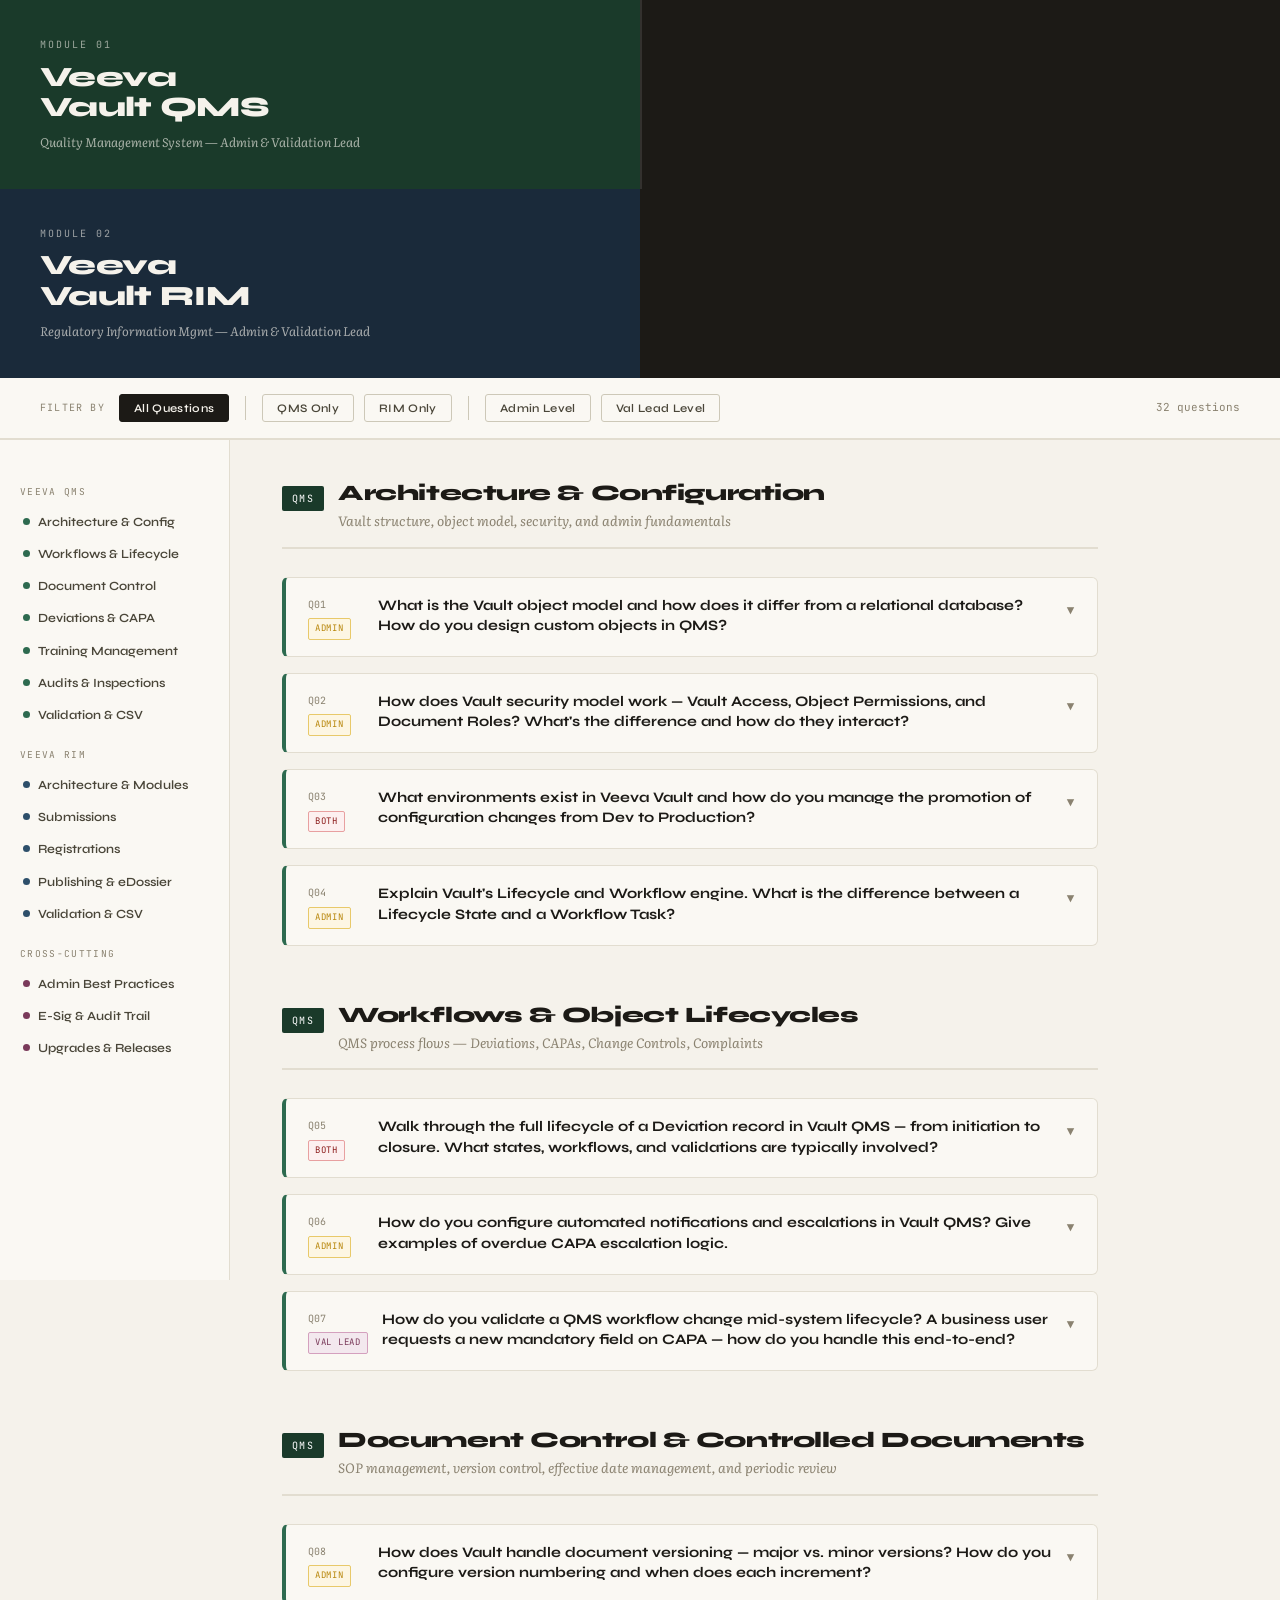
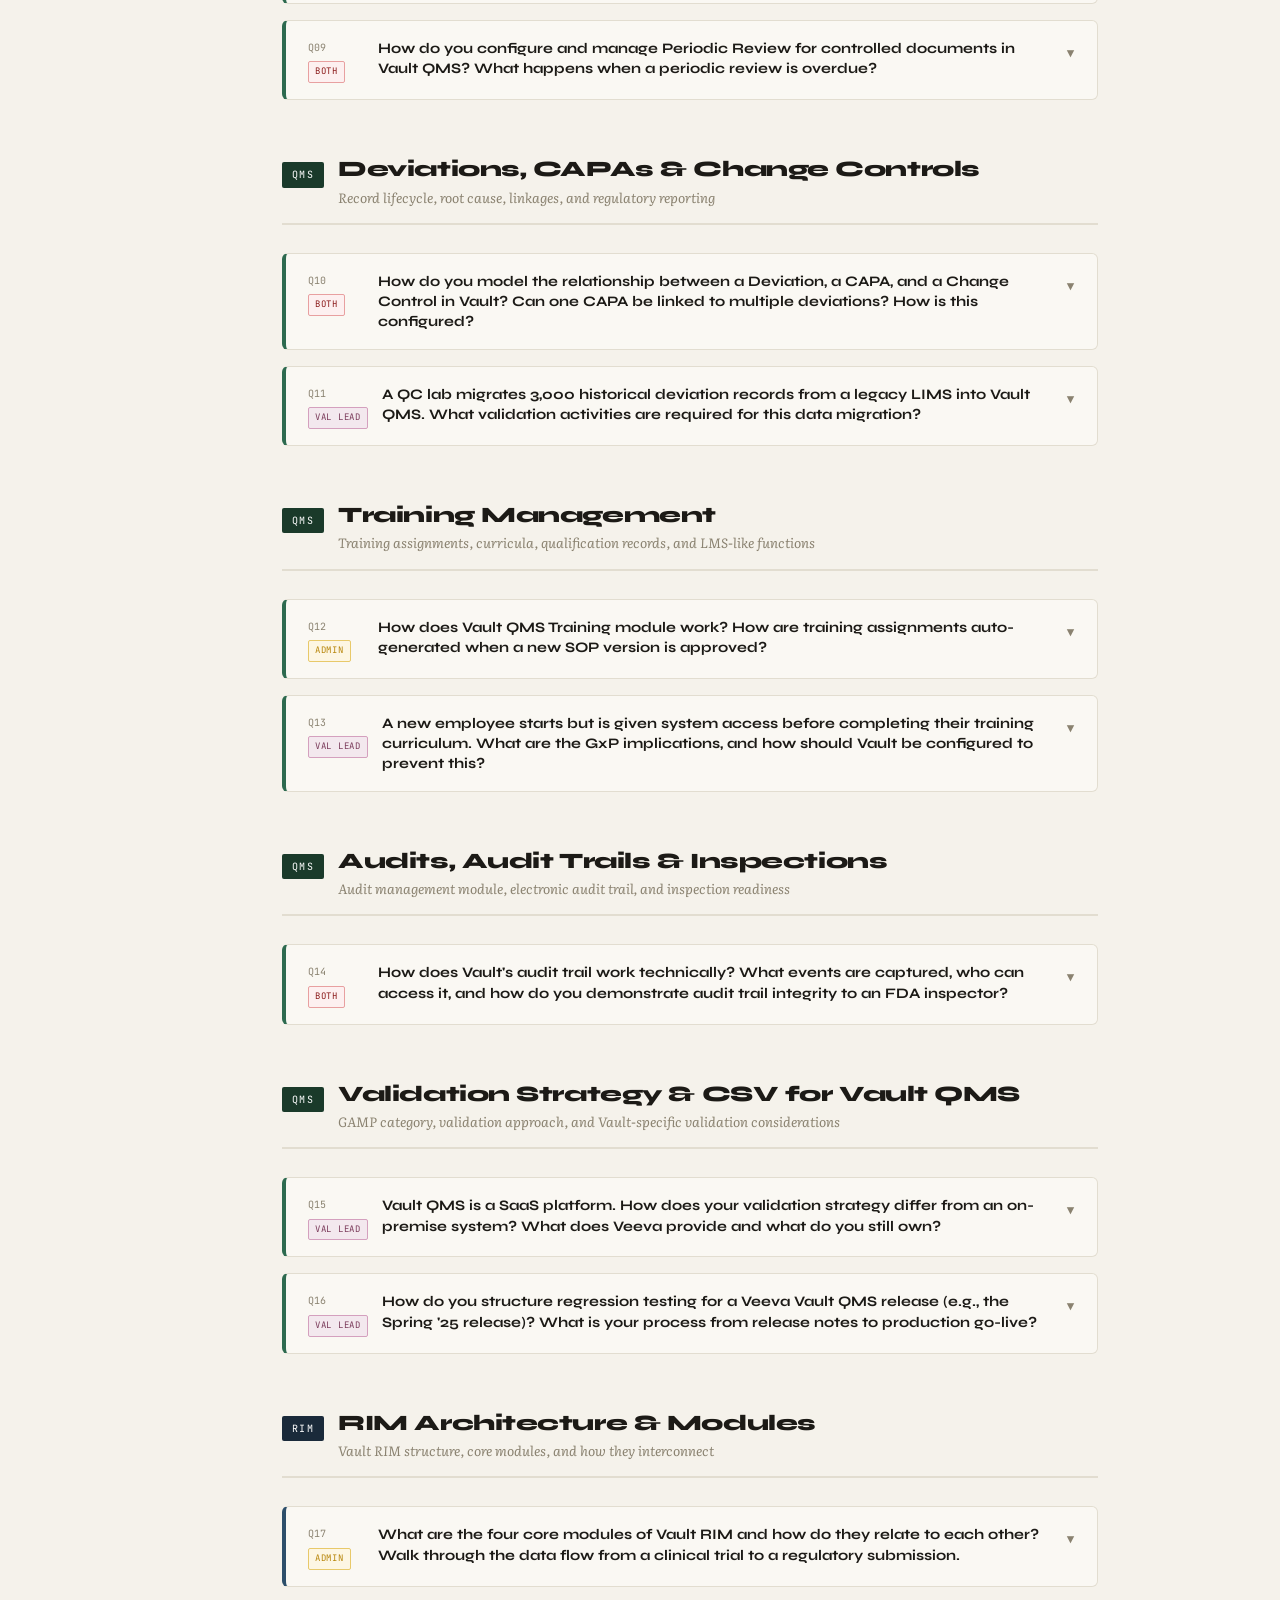
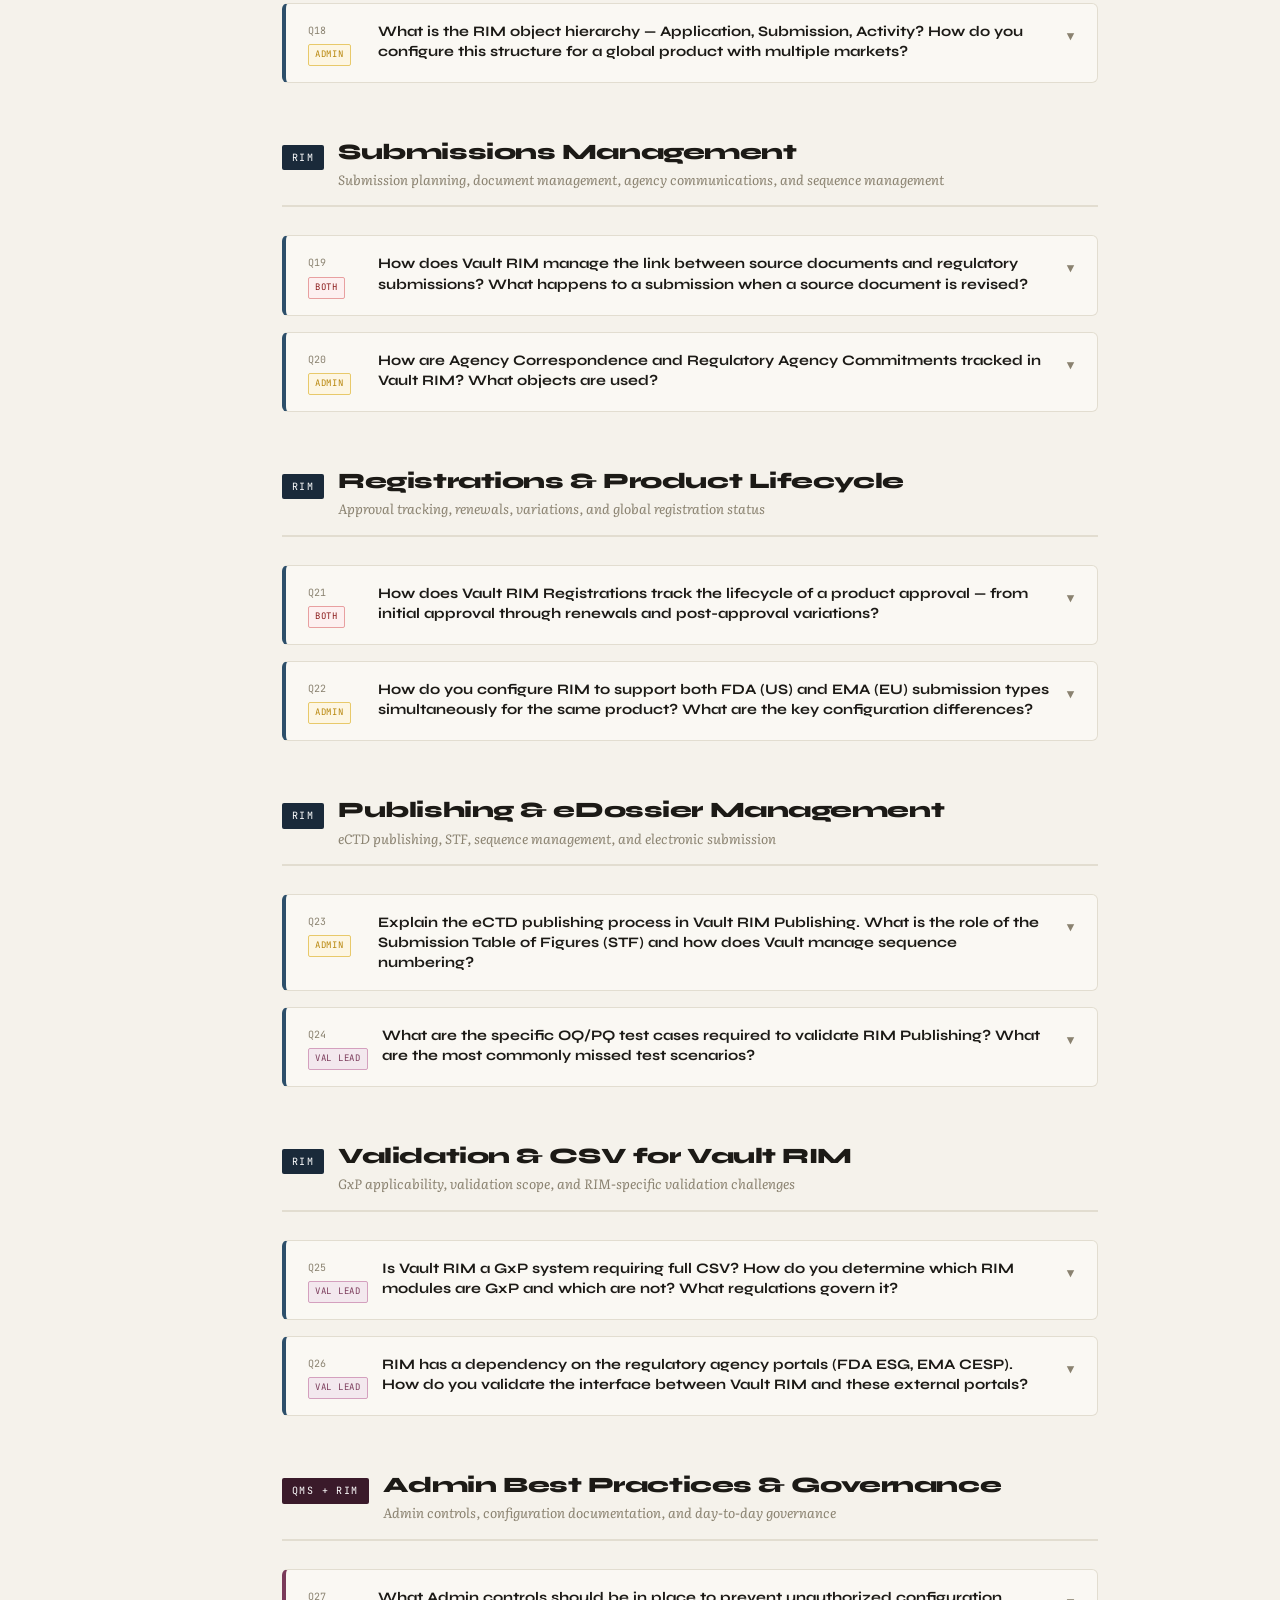
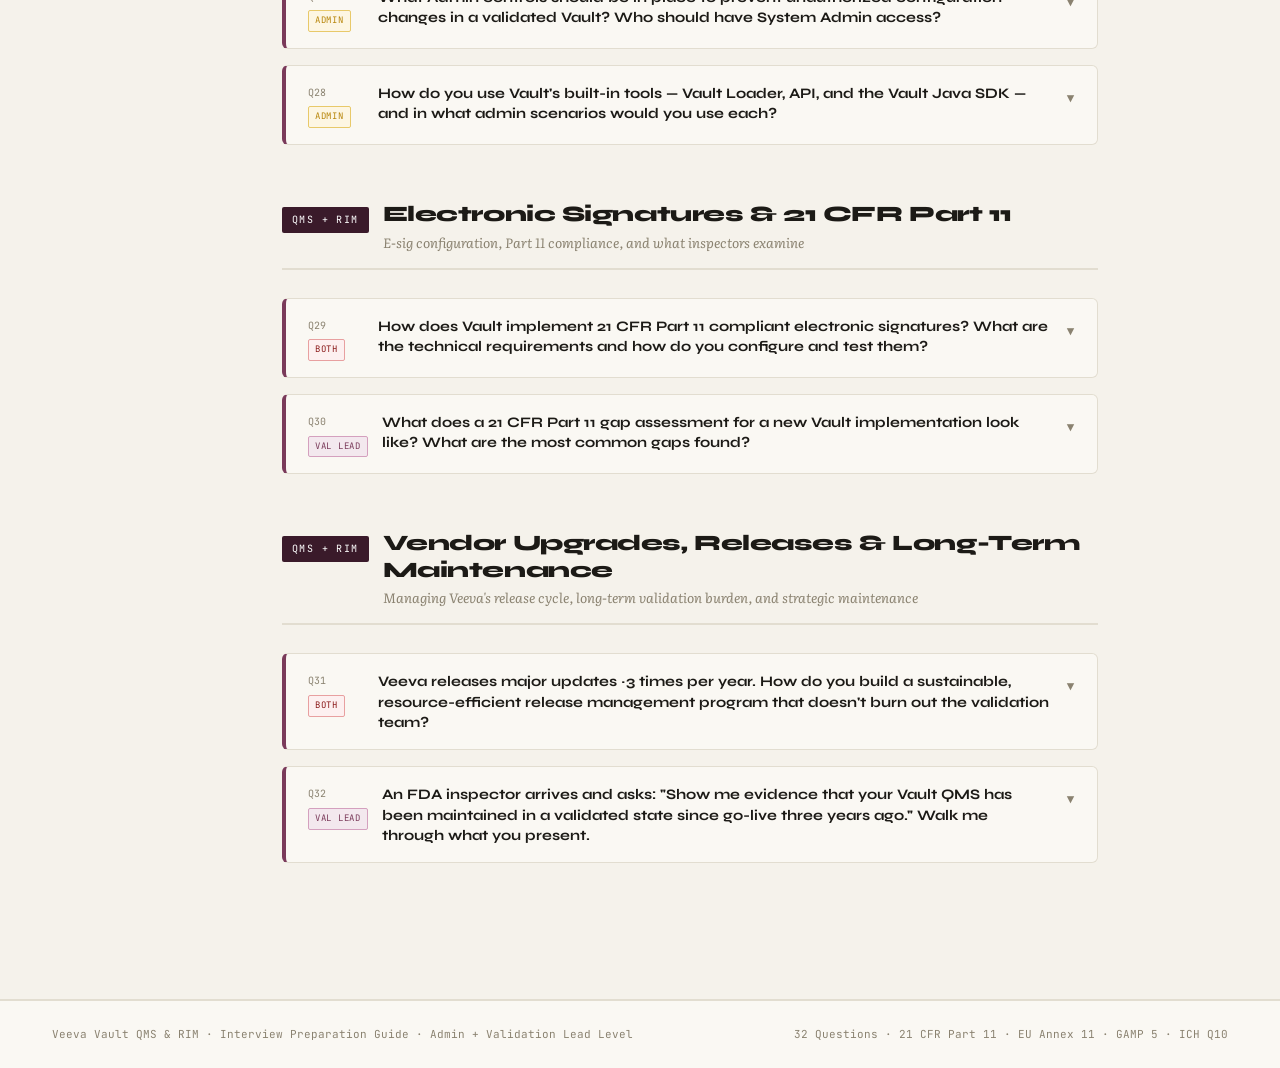
<file: kb/veeva_qms_rim_qa.html>
<!DOCTYPE html>
<html lang="en">
<head>
<meta charset="UTF-8">
<meta name="viewport" content="width=device-width, initial-scale=1.0">
<title>Veeva QMS & RIM — Interview Prep</title>
<style>
  @import url('https://fonts.googleapis.com/css2?family=Syne:wght@400;600;700;800&family=Literata:ital,opsz,wght@0,7..72,300;0,7..72,400;1,7..72,300&family=JetBrains+Mono:wght@300;400;500&display=swap');

  :root {
    --bg: #f5f2eb;
    --surface: #faf8f3;
    --surface2: #f0ece2;
    --border: #e2ddd0;
    --border2: #cdc8b8;
    --ink: #1c1a16;
    --ink2: #4a4639;
    --ink3: #8a8270;
    --qms: #1a3a2a;
    --qms-light: #2d6a4f;
    --qms-pale: #e8f3ee;
    --rim: #1a2a3a;
    --rim-light: #2d4f6a;
    --rim-pale: #e8f0f3;
    --both: #3a1a2a;
    --both-light: #7a3a5a;
    --both-pale: #f3e8ee;
    --gold: #b8860b;
    --gold-pale: #fdf6e3;
    --red: #8b1a1a;
    --red-pale: #fdf0f0;
  }

  * { margin: 0; padding: 0; box-sizing: border-box; }

  body {
    background: var(--bg);
    color: var(--ink);
    font-family: 'Literata', Georgia, serif;
    font-size: 15px;
    line-height: 1.75;
  }

  /* ─── MASTHEAD ─── */
  .masthead {
    background: var(--ink);
    color: var(--bg);
    padding: 0;
    overflow: hidden;
    position: relative;
  }

  .masthead-inner {
    display: grid;
    grid-template-columns: 1fr 1fr;
    min-height: 160px;
  }

  .masthead-qms {
    background: var(--qms);
    padding: 36px 40px;
    position: relative;
  }

  .masthead-rim {
    background: var(--rim);
    padding: 36px 40px;
    position: relative;
  }

  .masthead-label {
    font-family: 'JetBrains Mono', monospace;
    font-size: 10px;
    letter-spacing: 0.2em;
    opacity: 0.6;
    margin-bottom: 8px;
    text-transform: uppercase;
  }

  .masthead-title {
    font-family: 'Syne', sans-serif;
    font-size: 28px;
    font-weight: 800;
    line-height: 1.1;
    letter-spacing: -0.02em;
  }

  .masthead-sub {
    font-size: 12.5px;
    opacity: 0.65;
    margin-top: 8px;
    font-style: italic;
  }

  .masthead-divider {
    width: 2px;
    background: rgba(255,255,255,0.1);
  }

  /* ─── CONTROLS ─── */
  .controls {
    background: var(--surface);
    border-bottom: 2px solid var(--border);
    padding: 16px 40px;
    display: flex;
    align-items: center;
    gap: 10px;
    flex-wrap: wrap;
    position: sticky;
    top: 0;
    z-index: 100;
  }

  .filter-label {
    font-family: 'JetBrains Mono', monospace;
    font-size: 10px;
    letter-spacing: 0.12em;
    color: var(--ink3);
    text-transform: uppercase;
    margin-right: 4px;
  }

  .filter-btn {
    font-family: 'Syne', sans-serif;
    font-size: 11.5px;
    font-weight: 600;
    padding: 6px 14px;
    border-radius: 3px;
    border: 1.5px solid var(--border2);
    background: var(--surface);
    color: var(--ink2);
    cursor: pointer;
    transition: all 0.15s;
    letter-spacing: 0.03em;
  }

  .filter-btn:hover { background: var(--surface2); border-color: var(--ink3); }
  .filter-btn.active-all { background: var(--ink); color: var(--bg); border-color: var(--ink); }
  .filter-btn.active-qms { background: var(--qms); color: #fff; border-color: var(--qms); }
  .filter-btn.active-rim { background: var(--rim); color: #fff; border-color: var(--rim); }
  .filter-btn.active-admin { background: var(--gold); color: #fff; border-color: var(--gold); }
  .filter-btn.active-vallead { background: var(--both-light); color: #fff; border-color: var(--both-light); }

  .sep { width: 1px; height: 24px; background: var(--border2); margin: 0 6px; }

  .q-count {
    font-family: 'JetBrains Mono', monospace;
    font-size: 11px;
    color: var(--ink3);
    margin-left: auto;
  }

  /* ─── MAIN LAYOUT ─── */
  .layout {
    display: grid;
    grid-template-columns: 230px 1fr;
    max-width: 1300px;
    margin: 0 auto;
  }

  /* ─── SIDEBAR ─── */
  .sidebar {
    padding: 28px 0;
    border-right: 1px solid var(--border);
    position: sticky;
    top: 60px;
    height: calc(100vh - 60px);
    overflow-y: auto;
    background: var(--surface);
  }

  .sidebar::-webkit-scrollbar { width: 3px; }
  .sidebar::-webkit-scrollbar-thumb { background: var(--border2); }

  .nav-group-label {
    font-family: 'JetBrains Mono', monospace;
    font-size: 9.5px;
    letter-spacing: 0.14em;
    color: var(--ink3);
    text-transform: uppercase;
    padding: 16px 20px 5px;
  }

  .nav-item {
    display: flex;
    align-items: flex-start;
    gap: 8px;
    padding: 8px 20px;
    cursor: pointer;
    transition: all 0.12s;
    font-size: 12.5px;
    font-family: 'Syne', sans-serif;
    font-weight: 600;
    color: var(--ink2);
    border-left: 3px solid transparent;
    line-height: 1.3;
  }

  .nav-item:hover { background: var(--surface2); color: var(--ink); }
  .nav-item.active-qms { color: var(--qms-light); border-left-color: var(--qms-light); background: var(--qms-pale); }
  .nav-item.active-rim { color: var(--rim-light); border-left-color: var(--rim-light); background: var(--rim-pale); }

  .nav-pip {
    width: 7px; height: 7px;
    border-radius: 50%;
    flex-shrink: 0;
    margin-top: 4px;
  }

  .pip-qms { background: var(--qms-light); }
  .pip-rim { background: var(--rim-light); }

  /* ─── CONTENT AREA ─── */
  .content {
    padding: 40px 52px 80px;
    max-width: 920px;
  }

  /* ─── SECTION ─── */
  .section {
    margin-bottom: 56px;
    animation: fadeUp 0.4s ease both;
  }

  @keyframes fadeUp {
    from { opacity: 0; transform: translateY(12px); }
    to { opacity: 1; transform: translateY(0); }
  }

  .section-header {
    display: flex;
    align-items: flex-start;
    gap: 14px;
    margin-bottom: 28px;
    padding-bottom: 16px;
    border-bottom: 2px solid var(--border);
  }

  .section-tag {
    font-family: 'JetBrains Mono', monospace;
    font-size: 10px;
    letter-spacing: 0.14em;
    padding: 4px 10px;
    border-radius: 2px;
    text-transform: uppercase;
    white-space: nowrap;
    margin-top: 6px;
    flex-shrink: 0;
  }

  .tag-qms { background: var(--qms); color: #fff; }
  .tag-rim { background: var(--rim); color: #fff; }
  .tag-both { background: var(--both); color: #fff; }

  .section-title {
    font-family: 'Syne', sans-serif;
    font-size: 22px;
    font-weight: 800;
    letter-spacing: -0.02em;
    line-height: 1.2;
    color: var(--ink);
  }

  .section-desc {
    font-size: 13.5px;
    color: var(--ink3);
    font-style: italic;
    margin-top: 4px;
    line-height: 1.5;
  }

  /* ─── Q&A CARDS ─── */
  .qa-card {
    background: var(--surface);
    border: 1.5px solid var(--border);
    border-radius: 6px;
    margin-bottom: 16px;
    overflow: hidden;
    transition: border-color 0.15s;
  }

  .qa-card:hover { border-color: var(--border2); }

  .qa-card.qms-card { border-left: 4px solid var(--qms-light); }
  .qa-card.rim-card { border-left: 4px solid var(--rim-light); }
  .qa-card.both-card { border-left: 4px solid var(--both-light); }

  .qa-question {
    padding: 18px 22px 16px;
    cursor: pointer;
    display: flex;
    gap: 14px;
    align-items: flex-start;
    user-select: none;
  }

  .qa-question:hover { background: var(--surface2); }

  .q-meta {
    display: flex;
    flex-direction: column;
    gap: 5px;
    flex-shrink: 0;
    min-width: 56px;
    align-items: flex-start;
  }

  .q-num {
    font-family: 'JetBrains Mono', monospace;
    font-size: 10px;
    color: var(--ink3);
  }

  .level-badge {
    font-family: 'JetBrains Mono', monospace;
    font-size: 9px;
    letter-spacing: 0.08em;
    padding: 2px 6px;
    border-radius: 2px;
    text-transform: uppercase;
  }

  .badge-admin { background: var(--gold-pale); color: var(--gold); border: 1px solid #e8c96a; }
  .badge-val { background: var(--both-pale); color: var(--both-light); border: 1px solid #d4a0be; }
  .badge-both2 { background: var(--red-pale); color: var(--red); border: 1px solid #e8a0a0; }

  .q-text {
    font-family: 'Syne', sans-serif;
    font-size: 14.5px;
    font-weight: 700;
    color: var(--ink);
    line-height: 1.4;
    flex: 1;
  }

  .q-chevron {
    font-size: 12px;
    color: var(--ink3);
    transition: transform 0.2s;
    margin-top: 3px;
    flex-shrink: 0;
  }

  .qa-card.open .q-chevron { transform: rotate(180deg); }

  .qa-answer {
    display: none;
    padding: 0 22px 22px 22px;
    border-top: 1px solid var(--border);
  }

  .qa-card.open .qa-answer { display: block; }

  .answer-label {
    font-family: 'JetBrains Mono', monospace;
    font-size: 9.5px;
    letter-spacing: 0.14em;
    color: var(--ink3);
    text-transform: uppercase;
    margin: 16px 0 10px;
  }

  .answer-body {
    font-size: 14px;
    color: var(--ink2);
    line-height: 1.8;
  }

  .answer-body p { margin-bottom: 10px; }
  .answer-body p:last-child { margin-bottom: 0; }

  .answer-body strong { color: var(--ink); font-weight: 600; }

  .answer-body ul {
    list-style: none;
    padding: 0;
    margin: 10px 0;
    display: flex;
    flex-direction: column;
    gap: 6px;
  }

  .answer-body ul li {
    display: flex;
    gap: 10px;
    align-items: flex-start;
    font-size: 13.5px;
  }

  .answer-body ul li::before {
    content: '▸';
    color: var(--ink3);
    font-size: 10px;
    margin-top: 5px;
    flex-shrink: 0;
  }

  .answer-body ol {
    padding-left: 20px;
    margin: 10px 0;
    display: flex;
    flex-direction: column;
    gap: 6px;
  }

  .answer-body ol li { font-size: 13.5px; color: var(--ink2); }

  .tip {
    background: var(--gold-pale);
    border-left: 3px solid var(--gold);
    border-radius: 0 4px 4px 0;
    padding: 12px 16px;
    margin: 12px 0;
    font-size: 13px;
    color: var(--ink2);
    font-style: italic;
  }

  .tip strong { color: var(--gold); font-style: normal; }

  .critical {
    background: var(--red-pale);
    border-left: 3px solid var(--red);
    border-radius: 0 4px 4px 0;
    padding: 12px 16px;
    margin: 12px 0;
    font-size: 13px;
    color: var(--ink2);
  }

  .critical strong { color: var(--red); }

  .code-snippet {
    font-family: 'JetBrains Mono', monospace;
    font-size: 12px;
    background: var(--surface2);
    border: 1px solid var(--border);
    border-radius: 4px;
    padding: 12px 16px;
    margin: 10px 0;
    color: var(--ink2);
    white-space: pre-wrap;
    line-height: 1.6;
  }

  /* ─── HIDDEN STATES ─── */
  .section.hidden { display: none; }
  .qa-card.hidden { display: none; }

  /* ─── EMPTY STATE ─── */
  .empty-state {
    display: none;
    text-align: center;
    padding: 60px 20px;
    color: var(--ink3);
    font-style: italic;
  }

  /* ─── FOOTER ─── */
  .page-footer {
    border-top: 2px solid var(--border);
    padding: 24px 52px;
    font-family: 'JetBrains Mono', monospace;
    font-size: 11px;
    color: var(--ink3);
    display: flex;
    justify-content: space-between;
    align-items: center;
    background: var(--surface);
  }
</style>
</head>
<body>

<!-- MASTHEAD -->
<div class="masthead">
  <div class="masthead-inner">
    <div class="masthead-qms">
      <div class="masthead-label">Module 01</div>
      <div class="masthead-title">Veeva<br>Vault QMS</div>
      <div class="masthead-sub">Quality Management System — Admin &amp; Validation Lead</div>
    </div>
    <div class="masthead-divider"></div>
    <div class="masthead-rim">
      <div class="masthead-label">Module 02</div>
      <div class="masthead-title">Veeva<br>Vault RIM</div>
      <div class="masthead-sub">Regulatory Information Mgmt — Admin &amp; Validation Lead</div>
    </div>
  </div>
</div>

<!-- CONTROLS -->
<div class="controls">
  <span class="filter-label">Filter by</span>
  <button class="filter-btn active-all" onclick="filter('all', this)">All Questions</button>
  <div class="sep"></div>
  <button class="filter-btn" onclick="filter('qms', this)">QMS Only</button>
  <button class="filter-btn" onclick="filter('rim', this)">RIM Only</button>
  <div class="sep"></div>
  <button class="filter-btn" onclick="filter('admin', this)">Admin Level</button>
  <button class="filter-btn" onclick="filter('vallead', this)">Val Lead Level</button>
  <span class="q-count" id="qcount">Loading...</span>
</div>

<!-- LAYOUT -->
<div class="layout">

  <!-- SIDEBAR -->
  <nav class="sidebar" id="sidebar">
    <div class="nav-group-label">Veeva QMS</div>
    <div class="nav-item" onclick="jumpTo('qms-arch')"><div class="nav-pip pip-qms"></div>Architecture & Config</div>
    <div class="nav-item" onclick="jumpTo('qms-workflows')"><div class="nav-pip pip-qms"></div>Workflows & Lifecycle</div>
    <div class="nav-item" onclick="jumpTo('qms-doc')"><div class="nav-pip pip-qms"></div>Document Control</div>
    <div class="nav-item" onclick="jumpTo('qms-deviation')"><div class="nav-pip pip-qms"></div>Deviations & CAPA</div>
    <div class="nav-item" onclick="jumpTo('qms-training')"><div class="nav-pip pip-qms"></div>Training Management</div>
    <div class="nav-item" onclick="jumpTo('qms-audit')"><div class="nav-pip pip-qms"></div>Audits & Inspections</div>
    <div class="nav-item" onclick="jumpTo('qms-val')"><div class="nav-pip pip-qms"></div>Validation & CSV</div>

    <div class="nav-group-label">Veeva RIM</div>
    <div class="nav-item" onclick="jumpTo('rim-arch')"><div class="nav-pip pip-rim"></div>Architecture & Modules</div>
    <div class="nav-item" onclick="jumpTo('rim-submissions')"><div class="nav-pip pip-rim"></div>Submissions</div>
    <div class="nav-item" onclick="jumpTo('rim-registrations')"><div class="nav-pip pip-rim"></div>Registrations</div>
    <div class="nav-item" onclick="jumpTo('rim-publishing')"><div class="nav-pip pip-rim"></div>Publishing & eDossier</div>
    <div class="nav-item" onclick="jumpTo('rim-val')"><div class="nav-pip pip-rim"></div>Validation & CSV</div>

    <div class="nav-group-label">Cross-Cutting</div>
    <div class="nav-item" onclick="jumpTo('cross-admin')"><div class="nav-pip" style="background:var(--both-light)"></div>Admin Best Practices</div>
    <div class="nav-item" onclick="jumpTo('cross-esig')"><div class="nav-pip" style="background:var(--both-light)"></div>E-Sig & Audit Trail</div>
    <div class="nav-item" onclick="jumpTo('cross-upgrade')"><div class="nav-pip" style="background:var(--both-light)"></div>Upgrades & Releases</div>
  </nav>

  <!-- CONTENT -->
  <div class="content">

    <!-- ═══════════════════════════════════════
         QMS — ARCHITECTURE & CONFIGURATION
    ═══════════════════════════════════════ -->
    <div class="section" id="qms-arch" data-section="qms">
      <div class="section-header">
        <span class="section-tag tag-qms">QMS</span>
        <div>
          <div class="section-title">Architecture &amp; Configuration</div>
          <div class="section-desc">Vault structure, object model, security, and admin fundamentals</div>
        </div>
      </div>

      <!-- Q1 -->
      <div class="qa-card qms-card" data-tags="qms admin">
        <div class="qa-question" onclick="toggle(this)">
          <div class="q-meta"><span class="q-num">Q01</span><span class="level-badge badge-admin">Admin</span></div>
          <div class="q-text">What is the Vault object model and how does it differ from a relational database? How do you design custom objects in QMS?</div>
          <div class="q-chevron">▼</div>
        </div>
        <div class="qa-answer">
          <div class="answer-label">Answer</div>
          <div class="answer-body">
            <p>Vault uses a <strong>metadata-driven object model</strong>. Every piece of data — whether a document, a CAPA record, or a training assignment — is an object with fields, lifecycle states, and relationships. This differs from a relational DB where you design tables and joins manually.</p>
            <p><strong>Core concepts:</strong></p>
            <ul>
              <li><strong>Object Types</strong> — Subtypes of a base object (e.g., "CAPA" and "Deviation" can both be types of "Quality Event"). Each type can have different fields, lifecycles, and page layouts.</li>
              <li><strong>Object Fields</strong> — Standard (system-managed) vs. custom fields. Field types: text, picklist, date, lookup, object reference, multi-value picklist.</li>
              <li><strong>Object Relationships</strong> — Parent-child (cascade delete behavior), lookup (reference without ownership), many-to-many via junction objects.</li>
              <li><strong>Page Layouts</strong> — Control which fields appear for which object type and role. One object type can have multiple layouts for different user roles.</li>
            </ul>
            <p><strong>Design best practice:</strong> Before creating a custom object, map out: What fields are required? What lifecycle states? Who can create/edit/delete? What relationships to existing objects? Document this in a Configuration Specification before building in Admin.</p>
            <div class="tip"><strong>Audit consideration:</strong> Every custom object, field, and picklist value created in a validated vault must be tracked in a Configuration Specification document and tested in OQ/PQ. Configuration changes are change-controlled.</div>
          </div>
        </div>
      </div>

      <!-- Q2 -->
      <div class="qa-card qms-card" data-tags="qms admin">
        <div class="qa-question" onclick="toggle(this)">
          <div class="q-meta"><span class="q-num">Q02</span><span class="level-badge badge-admin">Admin</span></div>
          <div class="q-text">How does Vault security model work — Vault Access, Object Permissions, and Document Roles? What's the difference and how do they interact?</div>
          <div class="q-chevron">▼</div>
        </div>
        <div class="qa-answer">
          <div class="answer-label">Answer</div>
          <div class="answer-body">
            <p>Vault uses a <strong>layered security model</strong> with three distinct layers that must all be satisfied for a user to do anything:</p>
            <ol>
              <li><strong>License Type</strong> — Full User, External User, or Read-Only User. Controls what module features are available at all.</li>
              <li><strong>Security Profile</strong> — Grants access to the Vault application itself and to Admin features. Controls UI tabs and admin menu access.</li>
              <li><strong>Permission Sets</strong> — Control CRUD (Create/Read/Update/Delete) on Object Types and specific field-level permissions. Assigned to users or groups.</li>
              <li><strong>Document Roles (for Documents)</strong> — Viewer, Editor, Owner, Coordinator. Assigned at the document or binder level or inherited via sharing rules. Determines who can edit, review, approve a document.</li>
              <li><strong>Sharing Rules &amp; Dynamic Access Control</strong> — Automatically assign document roles based on field values (e.g., "All documents where Department = QA get the QA Reviewer role assigned to the QA group").</li>
            </ol>
            <p><strong>Key interaction:</strong> A user needs the right Permission Set (to see the object) AND the right Document Role (to act on a specific document). Having one without the other results in no access.</p>
            <div class="critical"><strong>Validation implication:</strong> Your OQ must test each role combination — including negative tests proving that Role A cannot perform Role B's actions. The Permission Set matrix must be documented in your Configuration Spec and tested against your URS access requirements.</div>
          </div>
        </div>
      </div>

      <!-- Q3 -->
      <div class="qa-card qms-card" data-tags="qms admin vallead">
        <div class="qa-question" onclick="toggle(this)">
          <div class="q-meta"><span class="q-num">Q03</span><span class="level-badge badge-both2">Both</span></div>
          <div class="q-text">What environments exist in Veeva Vault and how do you manage the promotion of configuration changes from Dev to Production?</div>
          <div class="q-chevron">▼</div>
        </div>
        <div class="qa-answer">
          <div class="answer-label">Answer</div>
          <div class="answer-body">
            <p>Veeva Vault provides multiple vault instances — typically referred to as <strong>environments</strong>:</p>
            <ul>
              <li><strong>Development (DEV) Vault</strong> — Where new configurations are built and unit-tested. Sandbox. Not GxP.</li>
              <li><strong>QA / Validation Vault</strong> — Where formal validation testing (OQ/PQ/UAT) is executed. This vault must mirror Production configuration at the point of testing.</li>
              <li><strong>Production (PROD) Vault</strong> — Live GxP system. Changes only enter after approved change control and successful validation testing.</li>
            </ul>
            <p><strong>Configuration Migration:</strong> Veeva provides the <strong>Vault Loader</strong> and <strong>Configuration Migration</strong> (now largely via Vault's built-in deployment packages / VPK files). An admin exports a deployment package from DEV and imports it to QA/Prod. The package is reviewed and approved as part of the Change Control.</p>
            <div class="tip"><strong>Val Lead angle:</strong> The migration itself is a validated step. Your OQ should include a test that verifies the configuration deployed to QA matches the Configuration Spec exactly. Post-deployment to PROD, a configuration verification step should confirm settings are as expected — this becomes evidence in the Change Control closure.</div>
          </div>
        </div>
      </div>

      <!-- Q4 -->
      <div class="qa-card qms-card" data-tags="qms admin">
        <div class="qa-question" onclick="toggle(this)">
          <div class="q-meta"><span class="q-num">Q04</span><span class="level-badge badge-admin">Admin</span></div>
          <div class="q-text">Explain Vault's Lifecycle and Workflow engine. What is the difference between a Lifecycle State and a Workflow Task?</div>
          <div class="q-chevron">▼</div>
        </div>
        <div class="qa-answer">
          <div class="answer-label">Answer</div>
          <div class="answer-body">
            <p><strong>Lifecycle</strong> is the overall state machine for a document or object. It defines the possible states (e.g., Draft → In Review → Approved → Superseded → Obsolete) and the allowed transitions between them.</p>
            <p><strong>State Actions &amp; Entry/Exit Actions</strong> — You can configure automatic actions when entering or leaving a state: auto-assign tasks, send notifications, trigger field updates, lock/unlock fields.</p>
            <p><strong>Workflow</strong> is a structured process assigned to a document/object to orchestrate human tasks. A workflow has <strong>Tasks</strong> (assigned to specific users or groups) with actions: Approve, Reject, Complete.</p>
            <p><strong>Key difference:</strong></p>
            <ul>
              <li>Lifecycle defines WHERE the document is (its state). It's always active.</li>
              <li>Workflow defines WHO needs to do WHAT to move it. It's triggered on demand or by a lifecycle entry action.</li>
              <li>A lifecycle transition can be conditional — it only moves to the next state after a workflow is completed (e.g., document cannot move to Approved until the Approval Workflow task is completed by the designated approver).</li>
            </ul>
            <div class="tip"><strong>Admin tip:</strong> Workflows can be multi-step with parallel and sequential tasks. Use <strong>workflow controls</strong> to define what happens on rejection — does it return to Draft, notify the initiator, or route to a manager? This logic must be explicitly configured and tested in OQ.</div>
          </div>
        </div>
      </div>
    </div>

    <!-- ═══════════════════════════════════════
         QMS — WORKFLOWS & LIFECYCLE
    ═══════════════════════════════════════ -->
    <div class="section" id="qms-workflows" data-section="qms">
      <div class="section-header">
        <span class="section-tag tag-qms">QMS</span>
        <div>
          <div class="section-title">Workflows &amp; Object Lifecycles</div>
          <div class="section-desc">QMS process flows — Deviations, CAPAs, Change Controls, Complaints</div>
        </div>
      </div>

      <!-- Q5 -->
      <div class="qa-card qms-card" data-tags="qms admin vallead">
        <div class="qa-question" onclick="toggle(this)">
          <div class="q-meta"><span class="q-num">Q05</span><span class="level-badge badge-both2">Both</span></div>
          <div class="q-text">Walk through the full lifecycle of a Deviation record in Vault QMS — from initiation to closure. What states, workflows, and validations are typically involved?</div>
          <div class="q-chevron">▼</div>
        </div>
        <div class="qa-answer">
          <div class="answer-label">Answer</div>
          <div class="answer-body">
            <p>A typical Deviation lifecycle in Vault QMS flows through these states:</p>
            <ol>
              <li><strong>Draft</strong> — Initiator describes the event, assigns affected products/processes, selects deviation type (Planned/Unplanned). Required fields enforced before state transition.</li>
              <li><strong>Under Investigation</strong> — Root cause analysis conducted. QA assigned as owner. Entry triggers workflow task to QA reviewer. Immediate containment actions documented.</li>
              <li><strong>Pending QA Review</strong> — QA reviews investigation, root cause, and impact assessment. Workflow task: Approve → moves forward; Reject → returns to Investigation with comments.</li>
              <li><strong>CAPA Required (conditional)</strong> — If risk score meets threshold (configurable via formula fields), system auto-creates a linked CAPA record. Relationship established (Deviation is parent).</li>
              <li><strong>Pending Closure</strong> — All required fields completed. CAPA (if required) must be in Approved or Implemented state. Entry criteria enforced via lifecycle entry actions.</li>
              <li><strong>Closed</strong> — Final QA signature (e-signature). Record locked. Audit trail complete.</li>
            </ol>
            <div class="critical"><strong>Validation scope:</strong> Each state transition is an OQ test case. Negative tests: attempt to close a deviation with open CAPA — system must block. E-signature on closure must be tested for Part 11 compliance. Auto-CAPA creation must be tested with values both above and below the threshold.</div>
          </div>
        </div>
      </div>

      <!-- Q6 -->
      <div class="qa-card qms-card" data-tags="qms admin">
        <div class="qa-question" onclick="toggle(this)">
          <div class="q-meta"><span class="q-num">Q06</span><span class="level-badge badge-admin">Admin</span></div>
          <div class="q-text">How do you configure automated notifications and escalations in Vault QMS? Give examples of overdue CAPA escalation logic.</div>
          <div class="q-chevron">▼</div>
        </div>
        <div class="qa-answer">
          <div class="answer-label">Answer</div>
          <div class="answer-body">
            <p>Vault uses <strong>Workflow Notifications</strong> and <strong>Object Event Triggers</strong> (including time-based triggers via Scheduled Actions) for this.</p>
            <p><strong>Overdue CAPA Escalation Example:</strong></p>
            <div class="code-snippet">Object: CAPA
Field: Due Date (date field)
Field: Status (picklist: Open, In Progress, Completed, Overdue)
Field: Owner (user lookup)
Field: Manager (user lookup, set from Owner's profile)

Scheduled Action (runs daily):
  Condition: Due Date &lt; TODAY() AND Status != "Completed"
  Action 1: Update Status field → "Overdue"
  Action 2: Send Email Notification → Owner + Manager
  Action 3: If Due Date &lt; TODAY() - 7 days → Notify QA Director</div>
            <p><strong>Workflow task reminders</strong> — Within a workflow, each task can have a reminder notification (e.g., "Reminder: Task due in 3 days") and an overdue notification (e.g., "Task is past due — notify task owner + their manager").</p>
            <div class="tip"><strong>OQ test:</strong> You must test each notification fires correctly. Create a CAPA, set Due Date to yesterday, run the scheduled action (or advance date in a sandbox that allows it), verify notification sent to correct recipients, verify Status updated to Overdue.</div>
          </div>
        </div>
      </div>

      <!-- Q7 -->
      <div class="qa-card qms-card" data-tags="qms vallead">
        <div class="qa-question" onclick="toggle(this)">
          <div class="q-meta"><span class="q-num">Q07</span><span class="level-badge badge-val">Val Lead</span></div>
          <div class="q-text">How do you validate a QMS workflow change mid-system lifecycle? A business user requests a new mandatory field on CAPA — how do you handle this end-to-end?</div>
          <div class="q-chevron">▼</div>
        </div>
        <div class="qa-answer">
          <div class="answer-label">Answer</div>
          <div class="answer-body">
            <p>This is a classic <strong>post-go-live enhancement</strong> through the change control process:</p>
            <ol>
              <li><strong>Enhancement Request / Change Request opened</strong> — Business user submits ER describing: which object (CAPA), what field (e.g., "Risk Level" picklist), why (regulatory gap identified), business justification.</li>
              <li><strong>Impact Assessment</strong> — Val Lead assesses: Does this affect a validated GxP function? YES — CAPA is GxP-critical. Does it affect existing open records? YES — data migration consideration. Does it affect any integrations? Check if CAPA data feeds any downstream system.</li>
              <li><strong>Requirements Update</strong> — FRS and Configuration Spec updated to include new field definition, values, mandatory conditions.</li>
              <li><strong>RTM Update</strong> — New RTM row added: ER-001 → FRS-045 → OQ test case TBD.</li>
              <li><strong>Configuration in DEV</strong> — Admin creates field, sets required condition (e.g., required on transition to "Pending Closure"), adds to page layout for all CAPA types.</li>
              <li><strong>OQ Re-testing in QA Vault</strong> — Write targeted OQ script: (a) Create CAPA, attempt closure without Risk Level — system must block. (b) Create CAPA, enter Risk Level, complete closure — passes. (c) Verify field appears in audit trail. (d) Verify field label and picklist values match FRS.</li>
              <li><strong>UAT in Staging</strong> — CAPA owner business user confirms the field makes sense in their workflow.</li>
              <li><strong>Production Deployment + Change Control Closure</strong> — Config migrated to PROD. Post-deployment verification step: confirm field exists, is mandatory on correct transition. Change control closed with test evidence attached.</li>
            </ol>
            <div class="critical"><strong>Migration note:</strong> Existing open CAPA records may not have the new field populated. Decide: Is the field conditionally required (only on new records) or will you need a data remediation exercise for existing records? This must be risk-assessed and documented.</div>
          </div>
        </div>
      </div>
    </div>

    <!-- ═══════════════════════════════════════
         QMS — DOCUMENT CONTROL
    ═══════════════════════════════════════ -->
    <div class="section" id="qms-doc" data-section="qms">
      <div class="section-header">
        <span class="section-tag tag-qms">QMS</span>
        <div>
          <div class="section-title">Document Control &amp; Controlled Documents</div>
          <div class="section-desc">SOP management, version control, effective date management, and periodic review</div>
        </div>
      </div>

      <!-- Q8 -->
      <div class="qa-card qms-card" data-tags="qms admin">
        <div class="qa-question" onclick="toggle(this)">
          <div class="q-meta"><span class="q-num">Q08</span><span class="level-badge badge-admin">Admin</span></div>
          <div class="q-text">How does Vault handle document versioning — major vs. minor versions? How do you configure version numbering and when does each increment?</div>
          <div class="q-chevron">▼</div>
        </div>
        <div class="qa-answer">
          <div class="answer-label">Answer</div>
          <div class="answer-body">
            <p>Vault uses a <strong>Major.Minor</strong> version numbering scheme configurable per document type:</p>
            <ul>
              <li><strong>Major version</strong> increments on Approved/Published state entry. Configurable as numeric (1, 2, 3) or alphabetic (A, B, C). Indicates a substantive content change that required full review and approval.</li>
              <li><strong>Minor version</strong> increments during Draft/Review stages within a major version (0.1, 0.2, 0.3). Tracks in-progress revisions before approval. Draft versions are not shown to most users — only owners and reviewers.</li>
            </ul>
            <p><strong>Steady-state versioning:</strong></p>
            <ul>
              <li>SOP starts as 0.1 (Draft), goes through review cycles (0.2, 0.3), approved → becomes 1.0.</li>
              <li>Revision initiated → creates 1.1 (Draft). Revised, approved → becomes 2.0. Previous 1.0 is automatically <strong>Superseded</strong>.</li>
            </ul>
            <p><strong>Configuration:</strong> In Admin → Document Types → Version Scheme. You also configure whether the previous approved version remains viewable (it should — for historical audit trail) or is archived.</p>
            <div class="tip"><strong>Common OQ test:</strong> Verify that when v2.0 is approved, v1.0 automatically moves to Superseded state. Verify that only the latest Approved version is visible to Viewer-role users. Verify minor versions are not visible to non-owners.</div>
          </div>
        </div>
      </div>

      <!-- Q9 -->
      <div class="qa-card qms-card" data-tags="qms admin vallead">
        <div class="qa-question" onclick="toggle(this)">
          <div class="q-meta"><span class="q-num">Q09</span><span class="level-badge badge-both2">Both</span></div>
          <div class="q-text">How do you configure and manage Periodic Review for controlled documents in Vault QMS? What happens when a periodic review is overdue?</div>
          <div class="q-chevron">▼</div>
        </div>
        <div class="qa-answer">
          <div class="answer-label">Answer</div>
          <div class="answer-body">
            <p><strong>Periodic Review</strong> in Vault is driven by a calculated field on the document:</p>
            <ul>
              <li><strong>Next Review Date</strong> — Formula field calculated as: Approval Date + Review Period (e.g., Approval Date + 730 days for 2-year review cycle). Configurable per Document Type.</li>
              <li><strong>Periodic Review Status</strong> — Picklist: Current, Due Soon, Overdue. Updated by a scheduled action comparing Next Review Date to TODAY().</li>
            </ul>
            <p><strong>Workflow trigger:</strong> When a document reaches "Due Soon" (e.g., 30 days before due), a workflow task is auto-created and assigned to the document owner: "Initiate Periodic Review." Owner reviews, decides: No Change Needed (re-approves to reset Next Review Date) or Initiate Revision (starts full change workflow).</p>
            <p><strong>Overdue behavior:</strong> If task is not completed by Next Review Date, document status flags as Overdue. If your policy requires it, lifecycle can be configured to move the document to a "Requires Immediate Review" state, restricting it from being used in training assignments until resolved.</p>
            <div class="critical"><strong>Regulatory risk:</strong> Having SOPs in Overdue status at the time of an FDA inspection is a significant finding. Your periodic review SOP must define the frequency, responsible parties, and what constitutes acceptable completion. The Vault report showing overdue documents is a key inspection-ready artifact.</div>
          </div>
        </div>
      </div>
    </div>

    <!-- ═══════════════════════════════════════
         QMS — DEVIATIONS & CAPA
    ═══════════════════════════════════════ -->
    <div class="section" id="qms-deviation" data-section="qms">
      <div class="section-header">
        <span class="section-tag tag-qms">QMS</span>
        <div>
          <div class="section-title">Deviations, CAPAs &amp; Change Controls</div>
          <div class="section-desc">Record lifecycle, root cause, linkages, and regulatory reporting</div>
        </div>
      </div>

      <!-- Q10 -->
      <div class="qa-card qms-card" data-tags="qms admin vallead">
        <div class="qa-question" onclick="toggle(this)">
          <div class="q-meta"><span class="q-num">Q10</span><span class="level-badge badge-both2">Both</span></div>
          <div class="q-text">How do you model the relationship between a Deviation, a CAPA, and a Change Control in Vault? Can one CAPA be linked to multiple deviations? How is this configured?</div>
          <div class="q-chevron">▼</div>
        </div>
        <div class="qa-answer">
          <div class="answer-label">Answer</div>
          <div class="answer-body">
            <p>These three objects are related through <strong>Object Relationships</strong> in Vault. The standard configuration:</p>
            <ul>
              <li><strong>Deviation → CAPA:</strong> Parent-Child. A Deviation can spawn one or more CAPAs. The CAPA has a "Source Deviation" lookup field. Multiple deviations can share one CAPA if root cause analysis identifies a common systemic issue — this is a <strong>many-to-many</strong> relationship, modeled via an intermediary relationship object or a multi-value object reference field.</li>
              <li><strong>CAPA → Change Control:</strong> Lookup relationship. A CAPA's corrective action may require a formal Change Control to update an SOP, retrain staff, or modify a process. The CC record has a "Linked CAPA" reference field.</li>
              <li><strong>Deviation → Change Control:</strong> Direct lookup for planned deviations that themselves are change events.</li>
            </ul>
            <p><strong>Closure dependency:</strong> Configure a lifecycle entry criterion on CAPA closure: "All linked Change Controls must be in state = Implemented." This is done via object lifecycle entry actions with a related record count validation.</p>
            <div class="tip"><strong>Reports matter:</strong> Auditors request "Show me all open deviations with their linked CAPAs and CC status." Your Vault report must pull across these relationships. Build and validate a "QE Linkage Report" as part of your validation package.</div>
          </div>
        </div>
      </div>

      <!-- Q11 -->
      <div class="qa-card qms-card" data-tags="qms vallead">
        <div class="qa-question" onclick="toggle(this)">
          <div class="q-meta"><span class="q-num">Q11</span><span class="level-badge badge-val">Val Lead</span></div>
          <div class="q-text">A QC lab migrates 3,000 historical deviation records from a legacy LIMS into Vault QMS. What validation activities are required for this data migration?</div>
          <div class="q-chevron">▼</div>
        </div>
        <div class="qa-answer">
          <div class="answer-label">Answer</div>
          <div class="answer-body">
            <p>Data migration of GxP records is a <strong>validated activity</strong> with its own protocol. Steps:</p>
            <ol>
              <li><strong>Data Migration Plan</strong> — Document scope (which records, which date range), source system extract method, field mapping (Source Field → Vault Field), data transformation rules (e.g., legacy status codes mapped to Vault picklist values), handling of incomplete legacy records.</li>
              <li><strong>Field Mapping Specification</strong> — Every source field mapped to its Vault destination. Unmappable fields documented with disposition (discard, notes field, separate attachment).</li>
              <li><strong>Extraction & Transformation (ETL)</strong> — Extract from legacy, apply transformations, load to Vault via Vault Loader (CSV bulk import) or API. Migration runs in DEV/QA vault first.</li>
              <li><strong>Migration Verification Protocol (OQ-level)</strong> — Statistically sampled or 100% verification depending on risk:
                <ul>
                  <li>Record count: Source count = Vault count</li>
                  <li>Field-level spot checks (randomized sample): 20–100 records</li>
                  <li>Data integrity: Key identifiers match (deviation ID, date, owner, status)</li>
                  <li>Relationships intact: CAPA links preserved</li>
                  <li>Attachments migrated: PDF files attached to correct records</li>
                </ul>
              </li>
              <li><strong>Cutover Plan</strong> — On go-live day: legacy system made read-only → final delta migration → verification run → sign-off to proceed to production load.</li>
            </ol>
            <div class="critical"><strong>Audit trail note:</strong> Migrated records will show the migration service account as the "Created By" user with the migration date — not the original author. You MUST document this in a Migration Addendum to your validation package, and store the original records (or a certified extract) as evidence. Never alter migrated records to fake original authorship.</div>
          </div>
        </div>
      </div>
    </div>

    <!-- ═══════════════════════════════════════
         QMS — TRAINING MANAGEMENT
    ═══════════════════════════════════════ -->
    <div class="section" id="qms-training" data-section="qms">
      <div class="section-header">
        <span class="section-tag tag-qms">QMS</span>
        <div>
          <div class="section-title">Training Management</div>
          <div class="section-desc">Training assignments, curricula, qualification records, and LMS-like functions</div>
        </div>
      </div>

      <!-- Q12 -->
      <div class="qa-card qms-card" data-tags="qms admin">
        <div class="qa-question" onclick="toggle(this)">
          <div class="q-meta"><span class="q-num">Q12</span><span class="level-badge badge-admin">Admin</span></div>
          <div class="q-text">How does Vault QMS Training module work? How are training assignments auto-generated when a new SOP version is approved?</div>
          <div class="q-chevron">▼</div>
        </div>
        <div class="qa-answer">
          <div class="answer-label">Answer</div>
          <div class="answer-body">
            <p>Vault Training is built on <strong>Training Assignments</strong> generated automatically based on:</p>
            <ul>
              <li><strong>Training Requirements (Curricula)</strong> — A set of documents that a specific job role must be trained on. Configured per Document Type + Job Role combination. When a user is assigned a Job Role, they're enrolled in the corresponding curriculum.</li>
              <li><strong>Auto-Assignment on Approval</strong> — When a document moves to Approved state, Vault checks: "Which Job Roles have this document type in their curriculum?" It then auto-creates a Training Assignment for every user in those roles. The assignment has a due date calculated from the document Approval Date + Grace Period (configurable).</li>
            </ul>
            <p><strong>Training Assignment workflow:</strong></p>
            <ol>
              <li>User receives notification of new training assignment.</li>
              <li>User reads the document (system can track "Read and Understood" acknowledgment — user clicks "Complete Training" after reading the linked document).</li>
              <li>Optional: quiz/assessment configured (external LMS link, or built-in acknowledgment).</li>
              <li>Training Assignment moves to "Complete" state with user's e-signature and timestamp.</li>
            </ol>
            <div class="tip"><strong>Key OQ test:</strong> Approve a test SOP version → verify training assignments auto-created for all users in the configured roles → verify no assignments created for users NOT in those roles → verify due date calculated correctly → user completes assignment → verify e-signature captured → verify assignment record reflects correct document version and approval date.</div>
          </div>
        </div>
      </div>

      <!-- Q13 -->
      <div class="qa-card qms-card" data-tags="qms vallead">
        <div class="qa-question" onclick="toggle(this)">
          <div class="q-meta"><span class="q-num">Q13</span><span class="level-badge badge-val">Val Lead</span></div>
          <div class="q-text">A new employee starts but is given system access before completing their training curriculum. What are the GxP implications, and how should Vault be configured to prevent this?</div>
          <div class="q-chevron">▼</div>
        </div>
        <div class="qa-answer">
          <div class="answer-label">Answer</div>
          <div class="answer-body">
            <p><strong>GxP implication:</strong> An untrained user accessing a GxP system and performing regulated tasks is a <strong>critical data integrity violation</strong>. Any data they entered could be challenged in an inspection. Training records are a regulatory prerequisite to system access, not a post-access formality.</p>
            <p><strong>Vault configuration to enforce this:</strong></p>
            <ul>
              <li><strong>Option 1 — Process control:</strong> Access provisioning SOP requires training completion before IT creates the Vault account. Training completion proof submitted with access request.</li>
              <li><strong>Option 2 — Vault enforcement:</strong> User account created but in Inactive status. Activation is a manual step by the system admin, triggered only when the onboarding training workflow is complete. The workflow sends a notification to the admin to activate the account.</li>
              <li><strong>Option 3 — Permission-based restriction:</strong> New users are provisioned with a "Trainee" Permission Set that allows read-only access. Upon training completion, the admin upgrades their Permission Set to their full operational role.</li>
            </ul>
            <div class="critical"><strong>Val Lead action:</strong> This requirement must be captured in the URS ("The system shall not permit users to perform GxP functions prior to completion of required training") and tested in OQ. The chosen mechanism — process-based or system-enforced — must be documented with justification in the Validation Plan.</div>
          </div>
        </div>
      </div>
    </div>

    <!-- ═══════════════════════════════════════
         QMS — AUDITS & INSPECTIONS
    ═══════════════════════════════════════ -->
    <div class="section" id="qms-audit" data-section="qms">
      <div class="section-header">
        <span class="section-tag tag-qms">QMS</span>
        <div>
          <div class="section-title">Audits, Audit Trails &amp; Inspections</div>
          <div class="section-desc">Audit management module, electronic audit trail, and inspection readiness</div>
        </div>
      </div>

      <!-- Q14 -->
      <div class="qa-card qms-card" data-tags="qms admin vallead">
        <div class="qa-question" onclick="toggle(this)">
          <div class="q-meta"><span class="q-num">Q14</span><span class="level-badge badge-both2">Both</span></div>
          <div class="q-text">How does Vault's audit trail work technically? What events are captured, who can access it, and how do you demonstrate audit trail integrity to an FDA inspector?</div>
          <div class="q-chevron">▼</div>
        </div>
        <div class="qa-answer">
          <div class="answer-label">Answer</div>
          <div class="answer-body">
            <p>Vault maintains a <strong>system-generated audit trail</strong> that cannot be disabled by any admin or user. It records:</p>
            <ul>
              <li>Every document and object <strong>create, edit, delete</strong></li>
              <li>Every <strong>field value change</strong> (old value → new value)</li>
              <li>Every <strong>lifecycle state transition</strong></li>
              <li>Every <strong>e-signature</strong> event (user, meaning, date/time)</li>
              <li>Every <strong>login/logout</strong> (in the user access audit log)</li>
              <li>Every <strong>document download or view</strong> (document access log)</li>
            </ul>
            <p><strong>Access:</strong> The audit trail is viewable by System Admins via Admin → Audit Trail. Individual record audit trails are visible to users with the appropriate permission on the document/object itself. Standard users cannot view the system-wide audit log — only record-level history on records they have access to.</p>
            <p><strong>Demonstrating integrity to FDA:</strong></p>
            <ol>
              <li>Show that the audit trail is ON by default and cannot be toggled off (this is documented in Veeva's 21 CFR Part 11 whitepaper — which should be in your validation package).</li>
              <li>Show a live record where a field was edited — demonstrate the audit trail shows original value, new value, who made the change, and when.</li>
              <li>Show that audit trail entries have no Edit button — they are read-only.</li>
              <li>Provide your audit trail review SOP showing you periodically review the audit trail for anomalies.</li>
            </ol>
            <div class="tip"><strong>Vendor SOC 2 Report:</strong> Veeva provides a SOC 2 Type II report attesting to its infrastructure controls. This supplements your validation package and is often requested by auditors to verify Veeva's own controls over the platform infrastructure.</div>
          </div>
        </div>
      </div>
    </div>

    <!-- ═══════════════════════════════════════
         QMS — VALIDATION & CSV
    ═══════════════════════════════════════ -->
    <div class="section" id="qms-val" data-section="qms">
      <div class="section-header">
        <span class="section-tag tag-qms">QMS</span>
        <div>
          <div class="section-title">Validation Strategy &amp; CSV for Vault QMS</div>
          <div class="section-desc">GAMP category, validation approach, and Vault-specific validation considerations</div>
        </div>
      </div>

      <!-- Q15 -->
      <div class="qa-card qms-card" data-tags="qms vallead">
        <div class="qa-question" onclick="toggle(this)">
          <div class="q-meta"><span class="q-num">Q15</span><span class="level-badge badge-val">Val Lead</span></div>
          <div class="q-text">Vault QMS is a SaaS platform. How does your validation strategy differ from an on-premise system? What does Veeva provide and what do you still own?</div>
          <div class="q-chevron">▼</div>
        </div>
        <div class="qa-answer">
          <div class="answer-label">Answer</div>
          <div class="answer-body">
            <p>Vault QMS is <strong>GAMP Category 4</strong> (configured COTS). Being SaaS changes the validation boundary but not the obligation:</p>
            <p><strong>What Veeva owns and provides:</strong></p>
            <ul>
              <li>IQ-equivalent evidence — Infrastructure qualification, datacenter certifications (SOC 2, ISO 27001), disaster recovery, backup.</li>
              <li>Platform OQ — Veeva provides a "Test Factory" or their own validation documentation for core platform features (standard workflow engine, audit trail, e-sig). You can leverage these under a <strong>Vendor-Supplied Testing (VST)</strong> strategy with documented vendor assessment.</li>
              <li>Release Notes — Veeva publishes detailed release notes for every sandbox and production release.</li>
            </ul>
            <p><strong>What YOU still own:</strong></p>
            <ul>
              <li><strong>Configuration OQ/PQ</strong> — Everything you configured (custom objects, workflows, lifecycles, notifications, formulas) must be tested by you. Veeva does not test your configuration.</li>
              <li><strong>URS, FRS, RTM</strong> — Your business requirements, fully your responsibility.</li>
              <li><strong>SOPs and Training</strong> — Process-level controls, your responsibility.</li>
              <li><strong>Vendor Assessment</strong> — Formal assessment of Veeva as a GxP software supplier. Review their Quality Agreement, audit rights, SLA, and change notification processes.</li>
            </ul>
            <div class="critical"><strong>Critical SaaS risk:</strong> Veeva pushes updates (typically 3 major releases per year) to your PRODUCTION vault on a fixed schedule. You must assess each release for GxP impact, test in sandbox, and document regression testing BEFORE the release reaches production. This is an ongoing validation obligation — not a one-time activity.</div>
          </div>
        </div>
      </div>

      <!-- Q16 -->
      <div class="qa-card qms-card" data-tags="qms vallead">
        <div class="qa-question" onclick="toggle(this)">
          <div class="q-meta"><span class="q-num">Q16</span><span class="level-badge badge-val">Val Lead</span></div>
          <div class="q-text">How do you structure regression testing for a Veeva Vault QMS release (e.g., the Spring '25 release)? What is your process from release notes to production go-live?</div>
          <div class="q-chevron">▼</div>
        </div>
        <div class="qa-answer">
          <div class="answer-label">Answer</div>
          <div class="answer-body">
            <ol>
              <li><strong>Release Notes Review (4–6 weeks before prod release)</strong> — Review Veeva release notes line by line. Categorize each change: Platform core change, Feature enhancement, Bug fix, Security patch. Identify which items touch your configured GxP functions.</li>
              <li><strong>Impact Assessment Document</strong> — For each impacted area, rate risk: High (re-test required), Medium (targeted regression), Low (no re-test, document rationale). Total up regression test scope.</li>
              <li><strong>Sandbox Preview Testing (3–4 weeks before prod)</strong> — Veeva deploys the release to your sandbox vault first. Execute regression test scripts against sandbox. Log defects if any (raise Veeva support tickets for platform bugs).</li>
              <li><strong>Regression Test Evidence</strong> — Pass/fail results documented. Any open issues either resolved, deferred with documented risk acceptance, or escalated to delay production release (via Veeva's controlled rollout options).</li>
              <li><strong>Release Memo / Release Impact Assessment Report</strong> — Summary document signed by System Owner + QA: "Release X has been assessed. Regression testing completed. No critical issues. Approved for production."</li>
              <li><strong>Production Release</strong> — Veeva applies the release. Post-release smoke testing: verify 5–10 critical workflows are functional. Documented in a post-deployment verification checklist.</li>
            </ol>
            <div class="tip"><strong>Efficiency tip:</strong> Maintain a <strong>core regression script library</strong> — a set of ~20–30 test cases covering your highest-risk configured functions. Run these on every release. Reserve deep testing for release-specific impacted areas. This prevents "test everything every time" fatigue while maintaining coverage.</div>
          </div>
        </div>
      </div>
    </div>

    <!-- ═══════════════════════════════════════
         RIM — ARCHITECTURE & MODULES
    ═══════════════════════════════════════ -->
    <div class="section" id="rim-arch" data-section="rim">
      <div class="section-header">
        <span class="section-tag tag-rim">RIM</span>
        <div>
          <div class="section-title">RIM Architecture &amp; Modules</div>
          <div class="section-desc">Vault RIM structure, core modules, and how they interconnect</div>
        </div>
      </div>

      <!-- Q17 -->
      <div class="qa-card rim-card" data-tags="rim admin">
        <div class="qa-question" onclick="toggle(this)">
          <div class="q-meta"><span class="q-num">Q17</span><span class="level-badge badge-admin">Admin</span></div>
          <div class="q-text">What are the four core modules of Vault RIM and how do they relate to each other? Walk through the data flow from a clinical trial to a regulatory submission.</div>
          <div class="q-chevron">▼</div>
        </div>
        <div class="qa-answer">
          <div class="answer-label">Answer</div>
          <div class="answer-body">
            <p>Vault RIM consists of four integrated modules:</p>
            <ul>
              <li><strong>RIM Submissions</strong> — Central hub. Manages the submission object hierarchy: Application → Submission → Submission Document. Tracks what is being submitted, to which agency, in which market, and in what format (eCTD, paper, regional).</li>
              <li><strong>RIM Submissions Archive</strong> — Stores the final published eDossier (eCTD sequences). The authoritative record of what was actually sent to regulatory agencies. Linked to Publishing outputs.</li>
              <li><strong>RIM Registrations</strong> — Manages the registration status of products in each market. Tracks approvals, conditions of approval, lifecycle events (renewals, variations, withdrawals). Links back to the Submissions that achieved each registration.</li>
              <li><strong>RIM Publishing</strong> — Manages the assembly and publishing of eDossier packages (eCTD). Takes source documents, applies STF (Submission Table of Figures) metadata, and generates eCTD sequences for electronic submission to agencies like FDA (ESG), EMA (CESP), or Health Canada.</li>
            </ul>
            <p><strong>Data flow for an NDA:</strong></p>
            <div class="code-snippet">Clinical/CMC documents (in Vault or external)
  → Authored, reviewed, approved in QMS/Vault Docs
  → Linked to Submission (NDA) via Submission Document records in RIM Submissions
  → Publishing team assembles eCTD sequence in RIM Publishing
  → Published eCTD archived in RIM Submissions Archive
  → Submitted to FDA via ESG
  → Approval tracked in RIM Registrations (NDA Approval, conditions, labeling)
  → Post-approval changes tracked as Variations/Supplements</div>
          </div>
        </div>
      </div>

      <!-- Q18 -->
      <div class="qa-card rim-card" data-tags="rim admin">
        <div class="qa-question" onclick="toggle(this)">
          <div class="q-meta"><span class="q-num">Q18</span><span class="level-badge badge-admin">Admin</span></div>
          <div class="q-text">What is the RIM object hierarchy — Application, Submission, Activity? How do you configure this structure for a global product with multiple markets?</div>
          <div class="q-chevron">▼</div>
        </div>
        <div class="qa-answer">
          <div class="answer-label">Answer</div>
          <div class="answer-body">
            <p>The RIM hierarchy in Vault is:</p>
            <ul>
              <li><strong>Product / Registered Product</strong> — Top level. Represents the drug product or medical device. Has fields for product name, active substance, therapeutic area, development stage.</li>
              <li><strong>Application</strong> — Regulatory application per country and application type. E.g., NDA 123456 (US), MAA EU-2024-001 (EU), NDS 12345 (Canada). Each application belongs to one Product and one Country.</li>
              <li><strong>Activity</strong> — An action within an application lifecycle. E.g., Initial Submission, Annual Report, Prior Approval Supplement, Labeling Update. Activities track the regulatory event lifecycle.</li>
              <li><strong>Submission</strong> — The actual submission package sent to an agency. Linked to an Activity. Contains Submission Document records that link to the actual documents.</li>
              <li><strong>Submission Document</strong> — Junction object linking a Submission to a Vault Document. Has metadata: CTD section (e.g., 3.2.S.1), document version, submission-specific title.</li>
            </ul>
            <p><strong>For a global product:</strong> One Product → Multiple Applications (one per country) → Each Application has its own Activity/Submission hierarchy. The same source documents can be linked to multiple submissions via separate Submission Document records — enforcing single source of truth without duplicating files.</p>
            <div class="tip"><strong>Admin consideration:</strong> Picklist values for Country, Application Type, Activity Type, CTD Section must be configured in Admin and kept current with regulatory guidance changes. These are reference data — changes to picklist values require a change control.</div>
          </div>
        </div>
      </div>
    </div>

    <!-- ═══════════════════════════════════════
         RIM — SUBMISSIONS
    ═══════════════════════════════════════ -->
    <div class="section" id="rim-submissions" data-section="rim">
      <div class="section-header">
        <span class="section-tag tag-rim">RIM</span>
        <div>
          <div class="section-title">Submissions Management</div>
          <div class="section-desc">Submission planning, document management, agency communications, and sequence management</div>
        </div>
      </div>

      <!-- Q19 -->
      <div class="qa-card rim-card" data-tags="rim admin vallead">
        <div class="qa-question" onclick="toggle(this)">
          <div class="q-meta"><span class="q-num">Q19</span><span class="level-badge badge-both2">Both</span></div>
          <div class="q-text">How does Vault RIM manage the link between source documents and regulatory submissions? What happens to a submission when a source document is revised?</div>
          <div class="q-chevron">▼</div>
        </div>
        <div class="qa-answer">
          <div class="answer-label">Answer</div>
          <div class="answer-body">
            <p>Vault RIM maintains a <strong>version-specific link</strong> between submissions and documents. The Submission Document record references a specific version of the source document — not just the document itself.</p>
            <p><strong>When a source document is revised:</strong></p>
            <ol>
              <li>The document moves through its authoring/review/approval lifecycle and a new major version is approved (e.g., v1.0 → v2.0).</li>
              <li>The previous Submission Document record (pointing to v1.0) remains intact — preserving the historical record of what was actually submitted.</li>
              <li>The Regulatory Affairs team assesses: Does this revision require a new submission (e.g., a CMC change that triggers a CBE-30 or PAS)? If yes, a new Activity and Submission are created, and a new Submission Document record is created pointing to v2.0.</li>
              <li>Vault's <strong>Document Tracker</strong> (or custom report) highlights documents with new approved versions that have not yet been linked to an active submission — flagging potential regulatory obligations.</li>
            </ol>
            <div class="critical"><strong>Validation test:</strong> Approve a new version of a controlled document that is linked to an active submission. Verify the original Submission Document record still points to the old version. Verify the new version is flagged in the Document Tracker. This is a critical OQ test for data integrity of the submission record.</div>
          </div>
        </div>
      </div>

      <!-- Q20 -->
      <div class="qa-card rim-card" data-tags="rim admin">
        <div class="qa-question" onclick="toggle(this)">
          <div class="q-meta"><span class="q-num">Q20</span><span class="level-badge badge-admin">Admin</span></div>
          <div class="q-text">How are Agency Correspondence and Regulatory Agency Commitments tracked in Vault RIM? What objects are used?</div>
          <div class="q-chevron">▼</div>
        </div>
        <div class="qa-answer">
          <div class="answer-label">Answer</div>
          <div class="answer-body">
            <p><strong>Agency Correspondence</strong> in RIM is tracked as a document type within the Submission hierarchy. Incoming agency communications (Complete Response Letters, Information Requests, FDA letters) are stored as documents linked to the relevant Application/Submission.</p>
            <p><strong>Regulatory Commitments</strong> are tracked as a separate object type:</p>
            <ul>
              <li><strong>Commitment Object</strong> — Created when an agency issues a post-approval commitment. Fields: Commitment Text, Due Date, Responsible Party, Commitment Type (Post-Marketing Study, Labeling Update, Annual Report), Status (Open, In Progress, Fulfilled, Overdue).</li>
              <li><strong>Link to Application</strong> — Each commitment linked to its parent Application (and specific Activity/Submission where it originated).</li>
              <li><strong>Fulfillment tracking</strong> — When the commitment is fulfilled (a new submission made), the Commitment record is updated to link to the fulfilling Submission and status changed to Fulfilled.</li>
            </ul>
            <p><strong>Dashboard/Reports</strong> — Regulatory Operations teams run a Commitments Due Report showing all open commitments with upcoming due dates — a critical tool for proactive compliance management.</p>
            <div class="tip"><strong>OQ test:</strong> Create a Commitment record, set Due Date to 30 days from today, verify it appears in the "Commitments Due in 30 Days" report. Mark as Fulfilled and verify it no longer appears as open. Test overdue notification fires when Due Date passes without fulfillment.</div>
          </div>
        </div>
      </div>
    </div>

    <!-- ═══════════════════════════════════════
         RIM — REGISTRATIONS
    ═══════════════════════════════════════ -->
    <div class="section" id="rim-registrations" data-section="rim">
      <div class="section-header">
        <span class="section-tag tag-rim">RIM</span>
        <div>
          <div class="section-title">Registrations &amp; Product Lifecycle</div>
          <div class="section-desc">Approval tracking, renewals, variations, and global registration status</div>
        </div>
      </div>

      <!-- Q21 -->
      <div class="qa-card rim-card" data-tags="rim admin vallead">
        <div class="qa-question" onclick="toggle(this)">
          <div class="q-meta"><span class="q-num">Q21</span><span class="level-badge badge-both2">Both</span></div>
          <div class="q-text">How does Vault RIM Registrations track the lifecycle of a product approval — from initial approval through renewals and post-approval variations?</div>
          <div class="q-chevron">▼</div>
        </div>
        <div class="qa-answer">
          <div class="answer-label">Answer</div>
          <div class="answer-body">
            <p>RIM Registrations uses the <strong>Registered Product</strong> object to track the approval status in each market:</p>
            <ul>
              <li><strong>Registration Record</strong> — Created when an approval is received. Fields: Approval Date, Approval Number (e.g., NDA 123456), Approved Indication, Approved Dosage Forms, Approved Labeling version, Renewal Due Date, Responsible RA Manager.</li>
              <li><strong>Registration Status</strong> — Lifecycle: Pending Approval → Approved → Renewal Due → Renewed / Expired / Withdrawn.</li>
              <li><strong>Renewal Management</strong> — Renewal Due Date field triggers scheduled notifications (e.g., 12 months before expiry → alert RA team, 6 months → escalate). Renewal submission tracked as a new Activity linked to the Registration.</li>
              <li><strong>Post-Approval Variations</strong> — Each variation (Type IA, IB, II for EMA; CBE-30, PAS for FDA) is a new Activity with its own submission and approval tracking. Upon approval, the relevant Registration fields are updated (e.g., new labeling version, new indication).</li>
              <li><strong>Approved Documents Snapshot</strong> — At the time of each approval/variation approval, the Registration record links to the specific approved document versions (labeling, SmPC, package insert). This creates an accurate regulatory state snapshot at each point in the product lifecycle.</li>
            </ul>
          </div>
        </div>
      </div>

      <!-- Q22 -->
      <div class="qa-card rim-card" data-tags="rim admin">
        <div class="qa-question" onclick="toggle(this)">
          <div class="q-meta"><span class="q-num">Q22</span><span class="level-badge badge-admin">Admin</span></div>
          <div class="q-text">How do you configure RIM to support both FDA (US) and EMA (EU) submission types simultaneously for the same product? What are the key configuration differences?</div>
          <div class="q-chevron">▼</div>
        </div>
        <div class="qa-answer">
          <div class="answer-label">Answer</div>
          <div class="answer-body">
            <p>RIM handles multi-region submissions through <strong>country-specific configuration</strong> layered on the same object model. Key differences to configure:</p>
            <p><strong>Application Type Picklists:</strong></p>
            <ul>
              <li>US: NDA, BLA, ANDA, IND, NDA-Supplement (CBE-0, CBE-30, PAS), Annual Report</li>
              <li>EU: MAA, Type IA Variation, Type IB Variation, Type II Variation, Line Extension, Renewal</li>
            </ul>
            <p><strong>Submission Format fields:</strong></p>
            <ul>
              <li>US: eCTD (NDA/BLA), paper, non-eCTD electronic (for INDs)</li>
              <li>EU: eCTD via CESP portal, XEVMPD data submission for EMA product database</li>
            </ul>
            <p><strong>CTD Section mapping</strong> — Same CTD structure (M1–M5) but M1 is region-specific. US M1 (1.0 cover letter, 1.12 proposed labeling) differs from EU M1 (1.0 regional admin forms, 1.3.1 SmPC, 1.3.2 Labeling). Configure separate Submission Document Type templates per region.</p>
            <p><strong>Regulatory Agency records:</strong> Configure Agency object records for FDA, EMA, MHRA, Health Canada, etc., with their specific contact info, portal submission methods, and regulatory timelines.</p>
            <div class="tip"><strong>Best practice:</strong> Use <strong>Submission Templates</strong> in RIM to pre-populate the standard set of required documents for each Application Type + Country combination. A US NDA template pre-creates the required CTD sections so RAs don't build from scratch each time.</div>
          </div>
        </div>
      </div>
    </div>

    <!-- ═══════════════════════════════════════
         RIM — PUBLISHING
    ═══════════════════════════════════════ -->
    <div class="section" id="rim-publishing" data-section="rim">
      <div class="section-header">
        <span class="section-tag tag-rim">RIM</span>
        <div>
          <div class="section-title">Publishing &amp; eDossier Management</div>
          <div class="section-desc">eCTD publishing, STF, sequence management, and electronic submission</div>
        </div>
      </div>

      <!-- Q23 -->
      <div class="qa-card rim-card" data-tags="rim admin">
        <div class="qa-question" onclick="toggle(this)">
          <div class="q-meta"><span class="q-num">Q23</span><span class="level-badge badge-admin">Admin</span></div>
          <div class="q-text">Explain the eCTD publishing process in Vault RIM Publishing. What is the role of the Submission Table of Figures (STF) and how does Vault manage sequence numbering?</div>
          <div class="q-chevron">▼</div>
        </div>
        <div class="qa-answer">
          <div class="answer-label">Answer</div>
          <div class="answer-body">
            <p><strong>eCTD (Electronic Common Technical Document)</strong> is the international regulatory data standard for structuring drug applications. Vault RIM Publishing manages the assembly process:</p>
            <p><strong>Submission Table of Figures (STF) / Submission Table of Content:</strong></p>
            <ul>
              <li>Each document in the submission is assigned metadata: CTD section (e.g., 3.2.P.1), document title, file name, operation (New/Replace/Delete). This metadata tells the eCTD backbone where to place each document.</li>
              <li>In Vault, the STF metadata is captured on the Submission Document record and validated against the eCTD specification before publishing.</li>
            </ul>
            <p><strong>Sequence Numbering:</strong></p>
            <ul>
              <li>eCTD submissions use sequential sequence numbers (0000 for initial, 0001, 0002, etc. for subsequent submissions).</li>
              <li>Vault tracks the sequence history per Application. When a new submission is published, Vault auto-assigns the next sequence number, preventing gaps or duplicates which would fail agency validation.</li>
            </ul>
            <p><strong>Publishing workflow:</strong></p>
            <ol>
              <li>Publisher assembles the STF — links documents to CTD sections.</li>
              <li>Vault validates the eCTD package structure (XML backbone validation, file naming checks).</li>
              <li>Published eCTD is stored in <strong>RIM Submissions Archive</strong>.</li>
              <li>Publisher exports the eCTD package and submits via FDA ESG, EMA CESP, or regional portals.</li>
              <li>Agency acknowledgment receipt stored in Vault as a document linked to the Submission record.</li>
            </ol>
          </div>
        </div>
      </div>

      <!-- Q24 -->
      <div class="qa-card rim-card" data-tags="rim vallead">
        <div class="qa-question" onclick="toggle(this)">
          <div class="q-meta"><span class="q-num">Q24</span><span class="level-badge badge-val">Val Lead</span></div>
          <div class="q-text">What are the specific OQ/PQ test cases required to validate RIM Publishing? What are the most commonly missed test scenarios?</div>
          <div class="q-chevron">▼</div>
        </div>
        <div class="qa-answer">
          <div class="answer-label">Answer</div>
          <div class="answer-body">
            <p><strong>Required OQ test cases for RIM Publishing:</strong></p>
            <ul>
              <li><strong>Sequence numbering</strong> — Publish sequence 0000 (initial), verify sequence 0001 is assigned for the next submission. Verify no duplicate sequence numbers are possible.</li>
              <li><strong>eCTD backbone validation</strong> — Publish a package with an intentional error (missing required section), verify Vault rejects with appropriate error message.</li>
              <li><strong>Replace operation</strong> — Document previously included in sequence 0000 is revised. Include in sequence 0001 with operation=Replace. Verify eCTD XML correctly marks the old leaf as superseded and new leaf as the current document.</li>
              <li><strong>Delete operation</strong> — Verify a document can be deleted from the eCTD and that the XML backbone correctly marks it as deleted.</li>
              <li><strong>Archive integrity</strong> — Published eCTD stored in Submissions Archive; verify file hashes/checksums to confirm the archived package matches what was published (no corruption).</li>
              <li><strong>Access control</strong> — Only Publishing-role users can initiate and complete a publish action. Verify QA-only users cannot publish.</li>
            </ul>
            <p><strong>Commonly missed scenarios:</strong></p>
            <ul>
              <li>Testing the <strong>partial replace</strong> scenario — where only some sections of a large submission are updated.</li>
              <li>Verifying <strong>Submissions Archive is read-only</strong> post-publish — no user should be able to edit an archived eCTD.</li>
              <li>Testing <strong>agency acknowledgment receipt</strong> storage and linkage to the Submission record.</li>
              <li><strong>Rendition generation</strong> — Verify PDFs are correctly generated from Word/Excel source files during publish.</li>
            </ul>
          </div>
        </div>
      </div>
    </div>

    <!-- ═══════════════════════════════════════
         RIM — VALIDATION & CSV
    ═══════════════════════════════════════ -->
    <div class="section" id="rim-val" data-section="rim">
      <div class="section-header">
        <span class="section-tag tag-rim">RIM</span>
        <div>
          <div class="section-title">Validation &amp; CSV for Vault RIM</div>
          <div class="section-desc">GxP applicability, validation scope, and RIM-specific validation challenges</div>
        </div>
      </div>

      <!-- Q25 -->
      <div class="qa-card rim-card" data-tags="rim vallead">
        <div class="qa-question" onclick="toggle(this)">
          <div class="q-meta"><span class="q-num">Q25</span><span class="level-badge badge-val">Val Lead</span></div>
          <div class="q-text">Is Vault RIM a GxP system requiring full CSV? How do you determine which RIM modules are GxP and which are not? What regulations govern it?</div>
          <div class="q-chevron">▼</div>
        </div>
        <div class="qa-answer">
          <div class="answer-label">Answer</div>
          <div class="answer-body">
            <p>This is a critical scoping question. <strong>Vault RIM is not uniformly GxP — you must assess each module:</strong></p>
            <ul>
              <li><strong>RIM Submissions Archive — GxP (High Priority)</strong>: Contains the official record of what was submitted to regulatory agencies. Regulatory records must meet data integrity requirements. 21 CFR Part 11 / EU Annex 11 applicable. Full CSV required.</li>
              <li><strong>RIM Registrations — GxP</strong>: Tracks marketing authorization status. Incorrect data here can lead to unlicensed product on market or missed renewal deadlines — regulatory compliance risk. CSV required.</li>
              <li><strong>RIM Publishing — GxP</strong>: Generates the eCTD submitted to agencies. Integrity of the published package is critical. Part 11 applicable (audit trail of who published what and when). CSV required.</li>
              <li><strong>RIM Submissions (planning) — Arguable</strong>: The planning and tracking functions are lower risk, but if the system is the system of record for submission dates and regulatory commitments, treat as GxP.</li>
            </ul>
            <p><strong>Governing regulations:</strong></p>
            <ul>
              <li>21 CFR Part 11 (Electronic Records/Electronic Signatures — US)</li>
              <li>EU GMP Annex 11 (Computerised Systems — EU)</li>
              <li>ICH Q10 (Pharmaceutical Quality System)</li>
              <li>FDA's eCTD guidance (M8 — eCTD technical specification)</li>
              <li>EMA eCTD guidance and CESP submission requirements</li>
            </ul>
          </div>
        </div>
      </div>

      <!-- Q26 -->
      <div class="qa-card rim-card" data-tags="rim vallead">
        <div class="qa-question" onclick="toggle(this)">
          <div class="q-meta"><span class="q-num">Q26</span><span class="level-badge badge-val">Val Lead</span></div>
          <div class="q-text">RIM has a dependency on the regulatory agency portals (FDA ESG, EMA CESP). How do you validate the interface between Vault RIM and these external portals?</div>
          <div class="q-chevron">▼</div>
        </div>
        <div class="qa-answer">
          <div class="answer-label">Answer</div>
          <div class="answer-body">
            <p>This is an <strong>interface validation</strong> challenge — you're testing a connection to an external system you don't control.</p>
            <p><strong>Validation approach:</strong></p>
            <ol>
              <li><strong>Scope definition:</strong> Your responsibility is to validate what Vault generates and sends. The agency portal's internal processing is outside your validation scope (but you document this boundary explicitly).</li>
              <li><strong>Test environment consideration:</strong> FDA ESG has a <strong>Test ESG gateway</strong> for exactly this purpose. EMA CESP has a test environment. Your OQ should test the actual electronic submission to the test gateway — not just a mock.</li>
              <li><strong>OQ test cases:</strong>
                <ul>
                  <li>Submit a test eCTD package to FDA Test ESG → Receive and archive the Technical Acknowledgment (TA) and Validation Acknowledgment (VA) → Verify they are stored in the correct Submission record in Vault.</li>
                  <li>Test error handling: submit a malformed package → verify error is returned, logged, and the submission is not marked as "submitted" in Vault until a clean VA is received.</li>
                  <li>Verify digital certificate used for FDA ESG authentication is configured correctly and certificate expiry is tracked.</li>
                </ul>
              </li>
              <li><strong>Acknowledgment receipt workflow</strong> — Verify the workflow assigns a task to the publishing team to review and file the TA/VA received from the agency.</li>
            </ol>
            <div class="critical"><strong>Certificate management:</strong> FDA ESG requires a digital certificate (obtained from FDA) for authentication. Certificate expiry must be tracked in Vault (or via another system) and renewed before expiry. A lapsed certificate prevents electronic submissions — this is a regulatory compliance risk you must include in your periodic review checklist.</div>
          </div>
        </div>
      </div>
    </div>

    <!-- ═══════════════════════════════════════
         CROSS-CUTTING — ADMIN BEST PRACTICES
    ═══════════════════════════════════════ -->
    <div class="section" id="cross-admin" data-section="both">
      <div class="section-header">
        <span class="section-tag tag-both">QMS + RIM</span>
        <div>
          <div class="section-title">Admin Best Practices &amp; Governance</div>
          <div class="section-desc">Admin controls, configuration documentation, and day-to-day governance</div>
        </div>
      </div>

      <!-- Q27 -->
      <div class="qa-card both-card" data-tags="qms rim admin">
        <div class="qa-question" onclick="toggle(this)">
          <div class="q-meta"><span class="q-num">Q27</span><span class="level-badge badge-admin">Admin</span></div>
          <div class="q-text">What Admin controls should be in place to prevent unauthorized configuration changes in a validated Vault? Who should have System Admin access?</div>
          <div class="q-chevron">▼</div>
        </div>
        <div class="qa-answer">
          <div class="answer-label">Answer</div>
          <div class="answer-body">
            <p><strong>Vault Admin access is extremely powerful</strong> — an admin can change lifecycles, permissions, field definitions, and object configurations with immediate effect in production. This must be tightly controlled.</p>
            <p><strong>Admin access controls:</strong></p>
            <ul>
              <li><strong>Minimum necessary access:</strong> Only designated System Admins have Admin panel access. Business users, RA scientists, and QC analysts should NEVER have Admin access.</li>
              <li><strong>Named individuals:</strong> Admin access should be granted to 2–4 named individuals (primary + backup). No functional or shared admin accounts.</li>
              <li><strong>Separation of duties:</strong> The person making a configuration change should not be the same person who approves the change control authorizing it.</li>
              <li><strong>Admin audit trail review:</strong> Periodically review Admin Activity Audit Log (Admin → Audit Trail → Admin Actions) to confirm all admin-level changes have corresponding approved change controls. This is a key periodic review deliverable.</li>
              <li><strong>DEV-only admin rule:</strong> Wherever possible, config changes are made ONLY in DEV by the admin, then promoted via migration package. Direct PROD admin changes are emergency only and require retrospective change control documentation.</li>
            </ul>
            <div class="critical"><strong>Common audit finding:</strong> Admin accounts found for former employees, or business users found with admin access "because they needed it once." Quarterly admin access review is a best practice that prevents this.</div>
          </div>
        </div>
      </div>

      <!-- Q28 -->
      <div class="qa-card both-card" data-tags="qms rim admin">
        <div class="qa-question" onclick="toggle(this)">
          <div class="q-meta"><span class="q-num">Q28</span><span class="level-badge badge-admin">Admin</span></div>
          <div class="q-text">How do you use Vault's built-in tools — Vault Loader, API, and the Vault Java SDK — and in what admin scenarios would you use each?</div>
          <div class="q-chevron">▼</div>
        </div>
        <div class="qa-answer">
          <div class="answer-label">Answer</div>
          <div class="answer-body">
            <p>Vault provides multiple integration and bulk-operation tools, each suited to different scenarios:</p>
            <ul>
              <li><strong>Vault Loader (CSV-based)</strong> — GUI or CLI tool for bulk create/update/delete of documents and objects via CSV files. Best for: Data migrations, bulk user updates, mass document metadata updates. Requires admin knowledge of object field API names. Produces a results CSV showing success/failure per row. <em>Use when:</em> one-time or infrequent bulk data operations.</li>
              <li><strong>Vault REST API</strong> — Full programmatic access to all Vault operations: CRUD on objects, document upload, workflow management, user management. Requires authentication (API credentials). Best for: System integrations (LIMS → Vault, ERP → Vault), automated data sync, building custom integration middleware. <em>Use when:</em> ongoing automated data exchange with other systems.</li>
              <li><strong>Vault Java SDK (Vault Extensions)</strong> — For building custom server-side logic in Vault: custom triggers (execute code on object save), custom actions (button-triggered logic), custom jobs (scheduled automation). Runs inside Vault's sandbox environment. <em>Use when:</em> business logic too complex for native configuration, custom validation rules, complex auto-calculations.</li>
            </ul>
            <div class="critical"><strong>Validation implication:</strong> Any use of Vault Loader for GxP data migration must be validated (the migration itself is a validated activity). Vault Extensions (custom code) are Category 5 (custom software) and require their own code review, unit testing, and validation testing. Never deploy custom Vault SDK code to production without validated testing in QA vault first.</div>
          </div>
        </div>
      </div>
    </div>

    <!-- ═══════════════════════════════════════
         CROSS-CUTTING — E-SIG & AUDIT TRAIL
    ═══════════════════════════════════════ -->
    <div class="section" id="cross-esig" data-section="both">
      <div class="section-header">
        <span class="section-tag tag-both">QMS + RIM</span>
        <div>
          <div class="section-title">Electronic Signatures &amp; 21 CFR Part 11</div>
          <div class="section-desc">E-sig configuration, Part 11 compliance, and what inspectors examine</div>
        </div>
      </div>

      <!-- Q29 -->
      <div class="qa-card both-card" data-tags="qms rim admin vallead">
        <div class="qa-question" onclick="toggle(this)">
          <div class="q-meta"><span class="q-num">Q29</span><span class="level-badge badge-both2">Both</span></div>
          <div class="q-text">How does Vault implement 21 CFR Part 11 compliant electronic signatures? What are the technical requirements and how do you configure and test them?</div>
          <div class="q-chevron">▼</div>
        </div>
        <div class="qa-answer">
          <div class="answer-label">Answer</div>
          <div class="answer-body">
            <p>21 CFR Part 11 requires electronic signatures to be: <strong>unique to one individual, not reused or reassigned, linked to their respective electronic record, and include the printed name, date/time, and meaning of signature.</strong></p>
            <p><strong>Vault E-Signature configuration:</strong></p>
            <ul>
              <li><strong>Signature meaning</strong> — Configured per workflow task or lifecycle transition. E.g., QA Approval signature meaning: "I approve this document as compliant with applicable procedures." This is displayed to the signer before they sign and permanently recorded in the audit trail.</li>
              <li><strong>Authentication</strong> — Vault requires the user to re-enter their password at the point of signing (even though they're already logged in). This is the 21 CFR Part 11 §11.200 "biometric/non-biometric" requirement — re-authentication at time of signing.</li>
              <li><strong>Signature record</strong> — The signed record stores: Username (unique ID), Full printed name, Date/time (UTC, then converted to user's timezone for display), Signature meaning, Document version that was signed. This is all part of the audit trail and is tamper-proof.</li>
              <li><strong>Signature manifest</strong> — Documents with e-signatures generate a printable Signature Page (signature manifest) showing all signature events. This is included when generating a certified copy of the record.</li>
            </ul>
            <p><strong>OQ test cases:</strong></p>
            <ul>
              <li>Attempt to sign with incorrect password → system rejects. Correct password → signature recorded.</li>
              <li>Verify signature record shows correct username, printed name, date/time, and meaning.</li>
              <li>Verify the audit trail entry for the signature cannot be edited or deleted.</li>
              <li>Sign as User A, log out, log in as User B, verify User B cannot sign with User A's credentials.</li>
              <li>Verify printed signature manifest matches audit trail.</li>
            </ul>
          </div>
        </div>
      </div>

      <!-- Q30 -->
      <div class="qa-card both-card" data-tags="qms rim vallead">
        <div class="qa-question" onclick="toggle(this)">
          <div class="q-meta"><span class="q-num">Q30</span><span class="level-badge badge-val">Val Lead</span></div>
          <div class="q-text">What does a 21 CFR Part 11 gap assessment for a new Vault implementation look like? What are the most common gaps found?</div>
          <div class="q-chevron">▼</div>
        </div>
        <div class="qa-answer">
          <div class="answer-label">Answer</div>
          <div class="answer-body">
            <p>A Part 11 gap assessment maps each §11.10 (controls for closed systems) and §11.200 (electronic signature) requirement against your Vault configuration. Format is a compliance matrix:</p>
            <div class="code-snippet">§11.10(a) — Validation: COMPLIANT — System validated per CSV protocol.
§11.10(b) — Accurate/complete copies: COMPLIANT — Vault generates printable records with e-sig manifest.
§11.10(c) — Record protection/retrieval: COMPLIANT — Vault backup/DR, retention configured.
§11.10(d) — System access limited to authorized users: COMPLIANT — Permission sets, unique IDs, password policy.
§11.10(e) — Audit trail: COMPLIANT — System-generated, tamper-proof, reviewed per schedule.
§11.10(f) — Operational system checks: REVIEW — Check all mandatory fields enforced.
§11.10(g) — Authority checks: COMPLIANT — Role-based access prevents unauthorized signing.
§11.10(h) — Device checks: COMPLIANT — Vault session management configured.
§11.10(i) — Training: GAP — Training records not yet in the validated LMS. [ACTION]
§11.10(j) — Policies: GAP — Part 11 policy SOP not yet drafted. [ACTION]
§11.10(k) — Controls for distribution/use: COMPLIANT — Controlled document module active.</div>
            <p><strong>Most common gaps found:</strong></p>
            <ul>
              <li>No formal <strong>Part 11 Policy SOP</strong> signed by management.</li>
              <li>Users have not signed a <strong>Part 11 Commitment Statement</strong> (acknowledging their e-sig is legally binding).</li>
              <li>Audit trail <strong>review cadence not defined</strong> — no SOP, no evidence of periodic review.</li>
              <li>Shared accounts exist (even for admins — "we share the admin login for convenience").</li>
              <li>Password policy configured but not formally documented as meeting §11.300 requirements.</li>
            </ul>
          </div>
        </div>
      </div>
    </div>

    <!-- ═══════════════════════════════════════
         CROSS-CUTTING — UPGRADES & RELEASES
    ═══════════════════════════════════════ -->
    <div class="section" id="cross-upgrade" data-section="both">
      <div class="section-header">
        <span class="section-tag tag-both">QMS + RIM</span>
        <div>
          <div class="section-title">Vendor Upgrades, Releases &amp; Long-Term Maintenance</div>
          <div class="section-desc">Managing Veeva's release cycle, long-term validation burden, and strategic maintenance</div>
        </div>
      </div>

      <!-- Q31 -->
      <div class="qa-card both-card" data-tags="qms rim admin vallead">
        <div class="qa-question" onclick="toggle(this)">
          <div class="q-meta"><span class="q-num">Q31</span><span class="level-badge badge-both2">Both</span></div>
          <div class="q-text">Veeva releases major updates ~3 times per year. How do you build a sustainable, resource-efficient release management program that doesn't burn out the validation team?</div>
          <div class="q-chevron">▼</div>
        </div>
        <div class="qa-answer">
          <div class="answer-label">Answer</div>
          <div class="answer-body">
            <p>This is a <strong>strategic operations question</strong> as much as a technical one. Key pillars:</p>
            <ol>
              <li><strong>Tiered regression library</strong> — Maintain 3 levels: Tier 1 (5–10 smoke tests, run in 30 minutes, every release), Tier 2 (20–30 targeted tests, run when release notes indicate impact), Tier 3 (full regression, run for major releases or when multiple GxP functions impacted).</li>
              <li><strong>Impact assessment template</strong> — Standardized spreadsheet mapping each Veeva release note line item against your configured GxP functions. Built once, reused every release. Admin reviews release notes and color-codes (Green/Amber/Red) impact level in ~2 hours per release.</li>
              <li><strong>Test automation</strong> — Invest in Vault's built-in test utilities or third-party tools (Selenium, or Veeva's own Vault Direct Data API) to automate Tier 1 smoke tests. Initial investment saves hours per release cycle.</li>
              <li><strong>Business user partnership</strong> — Train power users in each department (QA, RA, QC) to run their own functional smoke tests after each release. Formalize this as a UAT step with a simple pass/fail checklist. Reduces load on the validation team.</li>
              <li><strong>Veeva sandbox preview window</strong> — Veeva provides sandbox access 4–6 weeks before production release. Use this window proactively — don't wait until the week before production deployment.</li>
              <li><strong>Release calendar integration</strong> — Subscribe to Veeva's release schedule and block time in the validation team's calendar each release cycle. Treat it as a recurring operational activity, not a surprise event.</li>
            </ol>
            <div class="tip"><strong>Metric to track:</strong> Time from sandbox availability to completed regression sign-off. Target: under 3 weeks. If consistently over, your regression library needs streamlining or you need additional resources.</div>
          </div>
        </div>
      </div>

      <!-- Q32 -->
      <div class="qa-card both-card" data-tags="qms rim vallead">
        <div class="qa-question" onclick="toggle(this)">
          <div class="q-meta"><span class="q-num">Q32</span><span class="level-badge badge-val">Val Lead</span></div>
          <div class="q-text">An FDA inspector arrives and asks: "Show me evidence that your Vault QMS has been maintained in a validated state since go-live three years ago." Walk me through what you present.</div>
          <div class="q-chevron">▼</div>
        </div>
        <div class="qa-answer">
          <div class="answer-label">Answer</div>
          <div class="answer-body">
            <p>This is the ultimate "prove it" question. Your response is a structured walkthrough of your <strong>Validation Lifecycle Binder</strong>:</p>
            <ol>
              <li><strong>"We start with our Validation Summary Report from initial go-live."</strong> — Show the signed VSR confirming IQ/OQ/PQ complete, RTM 100% coverage, all deviations closed. This establishes the validated baseline.</li>
              <li><strong>"Here is our Change Control Register — every change to the system over 3 years."</strong> — Show the CC log: date, change description, impact assessment, approval, test evidence reference, closure date. Demonstrate no changes were made outside of change control (admin audit trail confirms this).</li>
              <li><strong>"For each major change, here is the re-validation evidence."</strong> — Pull 2–3 significant changes and show the full package: IA → updated RTM → OQ test scripts → executed results → closure.</li>
              <li><strong>"We also manage Veeva's quarterly releases."</strong> — Show 3 years of Release Impact Assessments and regression test records. Demonstrate that every Veeva production release was assessed and tested before reaching the live system.</li>
              <li><strong>"Annual Periodic Reviews confirm the system remains validated."</strong> — Show 3 years of Periodic Review reports. Each signed by Business Owner + QA. Each covers: change history, incident review, access review, SOP review.</li>
              <li><strong>"User access records."</strong> — Show current user list with roles. Show the annual access review records. Show that terminated employee accounts were disabled (pull one example).</li>
              <li><strong>"Training records."</strong> — Show training completion report for all current users against all current SOPs. No gaps.</li>
            </ol>
            <div class="critical"><strong>If you can't show this chain of evidence:</strong> Gaps are major or critical findings. The inspector will conclude the system has not been maintained in a validated state regardless of what it was at go-live. Validation is a continuous commitment, not a one-time event.</div>
          </div>
        </div>
      </div>

    </div>

  </div><!-- /content -->
</div><!-- /layout -->

<div class="page-footer">
  <span>Veeva Vault QMS &amp; RIM · Interview Preparation Guide · Admin + Validation Lead Level</span>
  <span>32 Questions · 21 CFR Part 11 · EU Annex 11 · GAMP 5 · ICH Q10</span>
</div>

<script>
  // Toggle Q&A
  function toggle(qEl) {
    const card = qEl.closest('.qa-card');
    card.classList.toggle('open');
  }

  // Filter logic
  let activeSystem = 'all';
  let activeLevel = 'all';

  function filter(type, btn) {
    const isSystem = ['all','qms','rim'].includes(type);
    const isLevel = ['admin','vallead'].includes(type);

    if (type === 'all') {
      activeSystem = 'all';
      activeLevel = 'all';
    } else if (isSystem) {
      activeSystem = type;
    } else if (isLevel) {
      activeLevel = activeLevel === type ? 'all' : type;
    }

    // Update button states
    document.querySelectorAll('.filter-btn').forEach(b => {
      b.className = 'filter-btn';
    });
    if (activeSystem === 'all' && activeLevel === 'all') {
      document.querySelector('[onclick="filter(\'all\', this)"]').classList.add('active-all');
    }
    if (activeSystem === 'qms') document.querySelector('[onclick="filter(\'qms\', this)"]').classList.add('active-qms');
    if (activeSystem === 'rim') document.querySelector('[onclick="filter(\'rim\', this)"]').classList.add('active-rim');
    if (activeLevel === 'admin') document.querySelector('[onclick="filter(\'admin\', this)"]').classList.add('active-admin');
    if (activeLevel === 'vallead') document.querySelector('[onclick="filter(\'vallead\', this)"]').classList.add('active-vallead');

    applyFilters();
  }

  function applyFilters() {
    let visibleCount = 0;

    document.querySelectorAll('.qa-card').forEach(card => {
      const tags = card.dataset.tags || '';
      const systemMatch = activeSystem === 'all' || tags.includes(activeSystem);
      const levelMatch = activeLevel === 'all' || tags.includes(activeLevel) || tags.includes('both');
      const show = systemMatch && levelMatch;
      card.classList.toggle('hidden', !show);
      if (show) visibleCount++;
    });

    // Hide/show sections
    document.querySelectorAll('.section').forEach(sec => {
      const secType = sec.dataset.section;
      const systemMatch = activeSystem === 'all' || secType === activeSystem || secType === 'both';
      const hasVisible = [...sec.querySelectorAll('.qa-card:not(.hidden)')].length > 0;
      sec.classList.toggle('hidden', !hasVisible);
    });

    document.getElementById('qcount').textContent = `${visibleCount} question${visibleCount !== 1 ? 's' : ''}`;
  }

  function jumpTo(id) {
    const el = document.getElementById(id);
    if (el) {
      el.scrollIntoView({ behavior: 'smooth', block: 'start' });
      // Update nav active state
      document.querySelectorAll('.nav-item').forEach(n => n.classList.remove('active-qms', 'active-rim'));
      event.currentTarget.classList.add(id.startsWith('qms') ? 'active-qms' : 'active-rim');
    }
  }

  // Init count
  applyFilters();
</script>
</body>
</html>
</file>
<file: style.css>
:root{
  --bg:#07111f;--bg2:#0a1728;--panel:rgba(14,30,50,.72);--panel2:#0e1d30;--text:#f5f8fb;--muted:#91a2b7;
  --line:rgba(255,255,255,.10);--line2:rgba(255,255,255,.16);--blue:#6ea8ff;--violet:#9b8cff;--cyan:#62e6d1;
  --ink:#07111f;--radius:22px;--shadow:0 24px 80px rgba(0,0,0,.34);--container:min(1180px,calc(100vw - 40px));
}
*{box-sizing:border-box}html{scroll-behavior:smooth}body{margin:0;background:var(--bg);color:var(--text);font-family:Inter,system-ui,sans-serif;line-height:1.6;overflow-x:hidden}
a{color:inherit;text-decoration:none}img{max-width:100%;display:block}.container{width:var(--container);margin-inline:auto}.mono{font-family:"JetBrains Mono",monospace;letter-spacing:.08em}.skip-link{position:fixed;left:16px;top:-80px;background:#fff;color:#000;padding:10px 14px;z-index:9999;border-radius:8px}.skip-link:focus{top:16px}
.noise{pointer-events:none;position:fixed;inset:0;z-index:999;opacity:.035;background-image:url("data:image/svg+xml,%3Csvg viewBox='0 0 180 180' xmlns='http://www.w3.org/2000/svg'%3E%3Cfilter id='n'%3E%3CfeTurbulence type='fractalNoise' baseFrequency='.75' numOctaves='4' stitchTiles='stitch'/%3E%3C/filter%3E%3Crect width='100%25' height='100%25' filter='url(%23n)' opacity='.5'/%3E%3C/svg%3E")}.spotlight{position:fixed;width:650px;height:650px;left:0;top:0;transform:translate(-50%,-50%);pointer-events:none;z-index:0;background:radial-gradient(circle,rgba(92,142,255,.11),transparent 62%);opacity:.9}.scroll-progress{position:fixed;left:0;top:0;right:0;height:2px;z-index:2000}.scroll-progress span{display:block;height:100%;width:0;background:linear-gradient(90deg,var(--cyan),var(--blue),var(--violet))}
.site-header{position:fixed;top:0;left:0;right:0;z-index:1000;padding:18px 0;transition:.35s ease}.site-header.scrolled{background:rgba(7,17,31,.78);backdrop-filter:blur(18px);border-bottom:1px solid var(--line);padding:11px 0}.nav-shell{display:flex;align-items:center;justify-content:space-between;gap:20px}.brand{display:flex;align-items:center;gap:11px;font-family:Manrope,sans-serif;font-weight:800}.brand-mark{display:grid;place-items:center;width:34px;height:34px;border:1px solid var(--line2);border-radius:10px;background:linear-gradient(145deg,rgba(110,168,255,.18),rgba(155,140,255,.06));font-size:12px}.brand-name{font-size:14px}.nav-links{display:flex;gap:26px}.nav-links a{font-size:13px;color:var(--muted);transition:.2s}.nav-links a:hover{color:#fff}.nav-actions{display:flex;align-items:center;gap:10px}.menu-toggle{display:none;background:none;border:0;width:40px;height:40px;position:relative}.menu-toggle span{position:absolute;left:9px;right:9px;height:1px;background:#fff;transition:.25s}.menu-toggle span:first-child{top:15px}.menu-toggle span:last-child{top:23px}.menu-toggle.active span:first-child{top:19px;transform:rotate(45deg)}.menu-toggle.active span:last-child{top:19px;transform:rotate(-45deg)}.mobile-menu{display:none}
.btn{display:inline-flex;align-items:center;justify-content:center;gap:10px;min-height:50px;padding:0 20px;border-radius:999px;border:1px solid transparent;font-weight:700;font-size:14px;transition:transform .2s ease,border-color .2s,background .2s}.btn-small{min-height:38px;padding:0 16px;font-size:12px}.btn-primary{color:#06111f;background:linear-gradient(135deg,#f7fbff,#bcd6ff)}.btn-ghost{border-color:var(--line2);background:rgba(255,255,255,.035);color:#e7eef7}.btn-light{background:#fff;color:#06111f}.btn:hover{transform:translateY(-2px)}
.hero{position:relative;min-height:100vh;padding:150px 0 34px;overflow:hidden}.hero-grid{position:absolute;inset:0;background-image:linear-gradient(rgba(255,255,255,.035) 1px,transparent 1px),linear-gradient(90deg,rgba(255,255,255,.035) 1px,transparent 1px);background-size:64px 64px;mask-image:linear-gradient(to bottom,black 5%,transparent 88%)}.hero-orb{position:absolute;border-radius:50%;filter:blur(70px);opacity:.28;animation:floatOrb 10s ease-in-out infinite}.orb-a{width:420px;height:420px;background:#285fae;right:10%;top:12%}.orb-b{width:350px;height:350px;background:#654ec2;left:6%;bottom:10%;animation-delay:-4s}@keyframes floatOrb{50%{transform:translate3d(0,-24px,0) scale(1.05)}}.hero-layout{position:relative;z-index:2;display:grid;grid-template-columns:1.15fr .85fr;align-items:center;gap:72px}.eyebrow{display:inline-flex;align-items:center;gap:10px;color:#aab8c8;font-size:11px;font-family:"JetBrains Mono";letter-spacing:.12em;margin-bottom:24px}.status-dot{width:7px;height:7px;background:var(--cyan);border-radius:50%;box-shadow:0 0 0 5px rgba(98,230,209,.1);animation:pulse 2s infinite}@keyframes pulse{50%{box-shadow:0 0 0 10px rgba(98,230,209,0)}}.hero-title{font-family:Manrope,sans-serif;font-size:clamp(50px,6vw,88px);line-height:.98;letter-spacing:-.055em;margin:0;max-width:880px}.gradient-text{background:linear-gradient(105deg,#dff5ff 0%,#79b0ff 43%,#a898ff 78%,#f0edff 100%);background-clip:text;-webkit-background-clip:text;color:transparent}.hero-lead{max-width:720px;color:#a8b6c6;font-size:clamp(17px,1.6vw,21px);margin:30px 0 0}.hero-actions{display:flex;gap:12px;flex-wrap:wrap;margin-top:32px}.hero-proof{display:grid;grid-template-columns:repeat(3,1fr);gap:10px;margin-top:46px;max-width:680px}.hero-proof>div{border-top:1px solid var(--line);padding:16px 0}.hero-proof strong{font-family:Manrope;font-size:29px}.hero-proof span{font-weight:800;margin-left:2px}.hero-proof small{display:block;color:var(--muted);font-size:11px;margin-top:3px}.hero-visual{position:relative;display:flex;justify-content:center;perspective:1200px}.portrait-card{position:relative;width:min(430px,100%);padding:10px;border:1px solid var(--line2);border-radius:30px;background:linear-gradient(145deg,rgba(255,255,255,.08),rgba(255,255,255,.02));box-shadow:var(--shadow);transform-style:preserve-3d;will-change:transform}.portrait-card img{aspect-ratio:4/4.8;object-fit:cover;object-position:center top;border-radius:23px;filter:saturate(.9) contrast(1.03)}.portrait-card:after{content:"";position:absolute;inset:10px;border-radius:23px;background:linear-gradient(to top,rgba(7,17,31,.78),transparent 44%);pointer-events:none}.portrait-glow{position:absolute;inset:-18px;background:linear-gradient(140deg,rgba(110,168,255,.25),transparent 45%,rgba(155,140,255,.22));filter:blur(28px);z-index:-1}.portrait-meta{position:absolute;z-index:2;left:30px;bottom:28px}.portrait-meta span{font-size:9px;color:#b3c0ce}.portrait-meta strong{display:block;font-size:14px;margin-top:5px}.floating-card{position:absolute;z-index:5;padding:12px 14px;border:1px solid var(--line2);background:rgba(8,19,34,.72);backdrop-filter:blur(16px);border-radius:14px;box-shadow:0 16px 40px rgba(0,0,0,.28);animation:floatCard 6s ease-in-out infinite}.floating-card span{display:block;color:var(--muted);font-size:8px}.floating-card strong{font-size:11px}.card-a{left:-42px;top:17%}.card-b{right:-38px;bottom:18%;animation-delay:-3s}@keyframes floatCard{50%{transform:translateY(-10px)}}.marquee-wrap{position:relative;z-index:3;margin-top:78px;overflow:hidden;border-top:1px solid var(--line);border-bottom:1px solid var(--line);padding:12px 0}.marquee-track{width:max-content;display:flex;gap:22px;align-items:center;animation:marquee 26s linear infinite;color:#8091a6;font-size:11px;text-transform:uppercase;letter-spacing:.13em}.marquee-track i{font-style:normal;color:#456080}@keyframes marquee{to{transform:translateX(-50%)}}
.section{position:relative;padding:128px 0;background:#f4f7fb;color:#122032}.section-dark{background:#091525;color:#eef5fb}.section-accent{background:linear-gradient(135deg,#0d2e57,#302b67 60%,#193852);color:#fff}.section-grid{display:grid;grid-template-columns:170px 1fr;gap:42px}.section-kicker{font-family:"JetBrains Mono";font-size:10px;letter-spacing:.13em;color:#65788f;padding-top:11px}.section-kicker span{display:inline-grid;place-items:center;width:28px;height:28px;border:1px solid currentColor;border-radius:50%;margin-right:9px}.section-dark .section-kicker,.section-accent .section-kicker{color:#87a1be}.section-title{font-family:Manrope;font-size:clamp(40px,5vw,68px);line-height:1.04;letter-spacing:-.045em;margin:0 0 52px;max-width:920px}.muted{color:#8292a7}.section-dark .muted{color:#74889f}.about-grid{display:grid;grid-template-columns:1fr 1.1fr;gap:70px}.about-copy p{font-size:17px;color:#53657b;margin:0 0 22px}.principles{display:grid;gap:0}.principles article{display:grid;grid-template-columns:52px 1fr;gap:18px;padding:22px 0;border-top:1px solid #d8e0e9}.principles article:last-child{border-bottom:1px solid #d8e0e9}.principles article>span{font-family:"JetBrains Mono";font-size:10px;color:#8292a7}.principles strong{font-family:Manrope;font-size:18px}.principles p{margin:5px 0 0;color:#66778c;font-size:14px}.section-heading-row{display:grid;grid-template-columns:1fr .55fr;gap:40px;align-items:end;margin-bottom:64px}.section-heading-row .section-title{margin:0}.section-intro{margin:0;color:#8ea0b4;font-size:14px}.timeline{position:relative;padding-left:6px}.timeline-line{position:absolute;left:119px;top:0;bottom:0;width:1px;background:rgba(255,255,255,.1)}.timeline-line span{display:block;width:100%;height:0;background:linear-gradient(var(--cyan),var(--blue),var(--violet));box-shadow:0 0 18px rgba(110,168,255,.6)}.timeline-item{position:relative;display:grid;grid-template-columns:96px 1fr;gap:44px;padding-bottom:44px}.timeline-marker{position:absolute;left:113px;top:31px;width:13px;height:13px;border-radius:50%;background:#0b1728;border:2px solid #80b6ff;box-shadow:0 0 0 6px rgba(110,168,255,.09)}.timeline-date{font-size:9px;color:#7f91a6;padding-top:30px;text-align:right}.timeline-card{border:1px solid rgba(255,255,255,.1);border-radius:22px;padding:27px 29px;background:linear-gradient(145deg,rgba(255,255,255,.055),rgba(255,255,255,.02));box-shadow:0 18px 50px rgba(0,0,0,.17);transform-style:preserve-3d}.role-badge{display:inline-block;font-family:"JetBrains Mono";font-size:8px;letter-spacing:.11em;color:#7cd9cc;margin-bottom:12px}.timeline-card h3{font-family:Manrope;margin:0;font-size:23px}.timeline-card .company{color:#81a2c4;margin:4px 0 15px;font-size:13px}.timeline-card>p:last-of-type{color:#a4b2c1;margin:0;font-size:14px}.tag-row{display:flex;flex-wrap:wrap;gap:7px;margin-top:18px}.tag-row span{font-size:10px;color:#9fb0c2;border:1px solid rgba(255,255,255,.1);border-radius:999px;padding:5px 9px;background:rgba(255,255,255,.025)}.expertise-grid{display:grid;grid-template-columns:repeat(3,1fr);gap:14px}.expertise-card{min-height:260px;padding:24px;border:1px solid #d9e2ec;border-radius:20px;background:#fff;box-shadow:0 12px 36px rgba(22,42,66,.06);transition:border-color .25s,box-shadow .25s;transform-style:preserve-3d}.expertise-card:hover{border-color:#aec9ec;box-shadow:0 20px 46px rgba(22,42,66,.11)}.expertise-index{display:block;font-size:9px;color:#7d91aa;margin-bottom:62px}.expertise-card h3{font-family:Manrope;margin:0 0 11px;font-size:20px}.expertise-card p{color:#65778c;font-size:13px;margin:0}.impact-title{font-family:Manrope;font-size:clamp(40px,6vw,76px);line-height:1;letter-spacing:-.05em;max-width:930px;margin:34px 0 70px}.impact-grid{display:grid;grid-template-columns:repeat(4,1fr);border-top:1px solid rgba(255,255,255,.18);border-bottom:1px solid rgba(255,255,255,.18)}.impact-card{padding:34px 28px;border-right:1px solid rgba(255,255,255,.18);min-height:250px}.impact-card:last-child{border-right:0}.impact-card strong{font-family:Manrope;font-size:64px;line-height:1;letter-spacing:-.06em}.impact-card>span{font-family:Manrope;font-size:24px;font-weight:800}.impact-card p{color:#c2cedc;font-size:13px;margin-top:36px}.knowledge-card{display:flex;justify-content:space-between;align-items:flex-end;gap:32px;border:1px solid #d4dfe9;border-radius:26px;background:#fff;padding:38px;box-shadow:0 18px 50px rgba(20,41,65,.07);transition:.25s}.knowledge-card:hover{border-color:#9cbce2;box-shadow:0 24px 56px rgba(20,41,65,.13)}.knowledge-card .mono{font-size:9px;color:#7187a0}.knowledge-card h3{font-family:Manrope;font-size:clamp(25px,3vw,38px);max-width:720px;line-height:1.13;margin:14px 0}.knowledge-card p{margin:0;color:#65778c}.knowledge-arrow{font-size:40px}.contact{background:#f4f7fb;color:#102034;padding:24px 0 110px}.contact-inner{background:#091525;color:#fff;border-radius:30px;padding:62px;position:relative;overflow:hidden}.contact-inner:after{content:"";position:absolute;width:420px;height:420px;border-radius:50%;background:#2b63b7;filter:blur(90px);opacity:.22;right:-100px;top:-180px}.contact-inner>.mono{position:relative;z-index:2;font-size:9px;color:#86a5c8}.contact h2{position:relative;z-index:2;font-family:Manrope;font-size:clamp(38px,5vw,65px);line-height:1.02;letter-spacing:-.045em;max-width:900px;margin:24px 0 44px}.contact-actions{position:relative;z-index:2;display:flex;gap:22px;align-items:center;flex-wrap:wrap}.text-link{font-size:13px;color:#a8bad0}.footer{background:#06101d;border-top:1px solid var(--line);padding:24px 0;color:#75879c}.footer-inner{display:flex;justify-content:space-between;gap:20px;font-size:11px}.footer .mono{font-size:8px}
.reveal{opacity:0;transform:translateY(28px);filter:blur(6px);transition:opacity .8s cubic-bezier(.2,.7,.2,1),transform .8s cubic-bezier(.2,.7,.2,1),filter .8s}.reveal.in-view{opacity:1;transform:none;filter:none}.reveal:nth-child(2){transition-delay:.06s}.reveal:nth-child(3){transition-delay:.12s}.reveal:nth-child(4){transition-delay:.18s}.reveal:nth-child(5){transition-delay:.24s}.reveal:nth-child(6){transition-delay:.30s}
@media (max-width:1000px){.nav-links{display:none}.menu-toggle{display:block}.mobile-menu{display:grid;position:absolute;top:100%;left:20px;right:20px;padding:12px;border:1px solid var(--line);background:rgba(7,17,31,.96);backdrop-filter:blur(18px);border-radius:16px;transform:translateY(-10px);opacity:0;pointer-events:none;transition:.2s}.mobile-menu.open{transform:none;opacity:1;pointer-events:auto}.mobile-menu a{padding:12px 10px;border-bottom:1px solid var(--line);font-size:14px}.mobile-menu a:last-child{border:0}.hero-layout{grid-template-columns:1fr;gap:60px}.hero-visual{max-width:520px;margin:auto;width:100%}.hero-title{font-size:clamp(52px,10vw,82px)}.section-grid{grid-template-columns:1fr}.section-kicker{margin-bottom:4px}.section-heading-row{grid-template-columns:1fr}.about-grid{grid-template-columns:1fr}.expertise-grid{grid-template-columns:repeat(2,1fr)}.impact-grid{grid-template-columns:repeat(2,1fr)}.impact-card:nth-child(2){border-right:0}.impact-card:nth-child(-n+2){border-bottom:1px solid rgba(255,255,255,.18)}}
@media (max-width:680px){:root{--container:min(100% - 26px,1180px)}.brand-name{display:none}.site-header{padding:12px 0}.hero{padding-top:124px}.hero-title{font-size:clamp(46px,13.5vw,68px)}.hero-lead{font-size:16px}.hero-proof{grid-template-columns:1fr}.hero-proof>div{display:grid;grid-template-columns:auto 1fr;column-gap:6px}.hero-proof small{grid-column:1/3}.floating-card{display:none}.portrait-card{width:94%}.marquee-wrap{margin-top:54px}.section{padding:88px 0}.section-title{font-size:clamp(38px,11vw,54px);margin-bottom:34px}.timeline-line{left:7px}.timeline-item{grid-template-columns:1fr;padding-left:34px}.timeline-marker{left:1px}.timeline-date{text-align:left;padding:0;margin-bottom:-28px}.timeline-card{padding:22px}.expertise-grid{grid-template-columns:1fr}.expertise-index{margin-bottom:36px}.impact-grid{grid-template-columns:1fr}.impact-card{border-right:0;border-bottom:1px solid rgba(255,255,255,.18)}.impact-card:last-child{border-bottom:0}.knowledge-card{padding:26px;align-items:center}.knowledge-arrow{font-size:28px}.contact{padding-bottom:70px}.contact-inner{padding:36px 24px;border-radius:22px}.footer-inner{flex-direction:column}.spotlight{display:none}}
@media (prefers-reduced-motion:reduce){html{scroll-behavior:auto}.hero-orb,.floating-card,.status-dot,.marquee-track{animation:none!important}.reveal{opacity:1;transform:none;filter:none;transition:none}.tilt-card{transform:none!important}.spotlight{display:none}}
</file>
<file: expertise.css>
/* Interactive Expertise tiles */
#expertise{overflow:hidden}
#expertise .section-title{margin-bottom:18px}
.expertise-intro{max-width:820px;margin:0 0 38px;color:#65778c;font-size:15px}
.expertise-grid{align-items:start}
.expertise-card{position:relative;min-height:0;overflow:hidden;cursor:pointer;isolation:isolate;transition:transform .35s cubic-bezier(.2,.8,.2,1),border-color .3s,box-shadow .3s,background .3s}
.expertise-card::before{content:"";position:absolute;width:190px;height:190px;border-radius:50%;left:var(--mx,50%);top:var(--my,50%);transform:translate(-50%,-50%) scale(.25);background:radial-gradient(circle,rgba(110,168,255,.22),rgba(155,140,255,.08) 45%,transparent 70%);opacity:0;transition:opacity .3s,transform .45s cubic-bezier(.2,.8,.2,1);pointer-events:none;z-index:-1}
.expertise-card:hover::before,.expertise-card.is-open::before{opacity:1;transform:translate(-50%,-50%) scale(1.25)}
.expertise-card:hover{transform:translateY(-7px);border-color:#9ebfe8;box-shadow:0 26px 58px rgba(22,42,66,.14)}
.expertise-card.is-open{grid-column:span 2;background:linear-gradient(145deg,#fff,#f3f7ff);border-color:#8fb6e7;box-shadow:0 30px 70px rgba(22,42,66,.15)}
.expertise-card .expertise-index{margin-bottom:42px;transition:color .25s}
.expertise-card.is-open .expertise-index{color:#4d7db9}
.expertise-card .expertise-title-row{display:flex;align-items:center;justify-content:space-between;gap:18px}
.expertise-card .expertise-toggle{width:34px;height:34px;border-radius:50%;display:grid;place-items:center;border:1px solid #d6e1ee;color:#5d7590;background:#f7faff;transition:transform .35s,background .3s,color .3s,border-color .3s;flex:0 0 auto}
.expertise-card:hover .expertise-toggle{border-color:#aec9ec;color:#386ba9}
.expertise-card.is-open .expertise-toggle{transform:rotate(45deg);background:#10233b;color:#fff;border-color:#10233b}
.expertise-card .expertise-short{margin-top:10px}
.expertise-expand{display:grid;grid-template-rows:0fr;opacity:0;transition:grid-template-rows .5s cubic-bezier(.2,.8,.2,1),opacity .35s ease,margin .45s ease;margin-top:0}
.expertise-card.is-open .expertise-expand{grid-template-rows:1fr;opacity:1;margin-top:22px}
.expertise-expand-inner{overflow:hidden}
.expertise-expand-inner>p{font-size:14px;line-height:1.75;color:#526a84;margin:0;padding-top:18px;border-top:1px solid #dbe5ef}
.expertise-detail-grid{display:grid;grid-template-columns:repeat(3,1fr);gap:10px;margin-top:18px}
.expertise-detail{padding:13px 14px;border-radius:14px;background:rgba(15,40,70,.035);border:1px solid #dce6f0}
.expertise-detail strong{display:block;font-family:Manrope,sans-serif;font-size:12px;color:#233f61;margin-bottom:4px}
.expertise-detail span{display:block;font-size:10px;line-height:1.45;color:#6d8095}
.expertise-card.is-open h3{background:linear-gradient(100deg,#16385e,#5b7fc2 55%,#7a64b9);-webkit-background-clip:text;background-clip:text;color:transparent}
@keyframes expertiseBreathe{0%,100%{box-shadow:0 0 0 0 rgba(110,168,255,0)}50%{box-shadow:0 0 0 8px rgba(110,168,255,.06)}}
.expertise-card.is-open .expertise-toggle{animation:expertiseBreathe 2.2s ease-in-out infinite}
@media(max-width:900px){.expertise-card.is-open{grid-column:1/-1}.expertise-detail-grid{grid-template-columns:1fr 1fr}}
@media(max-width:680px){.expertise-card.is-open{grid-column:auto}.expertise-detail-grid{grid-template-columns:1fr}.expertise-card .expertise-index{margin-bottom:26px}}
@media(prefers-reduced-motion:reduce){.expertise-card,.expertise-card::before,.expertise-toggle,.expertise-expand{transition:none!important;animation:none!important}}
</file>
